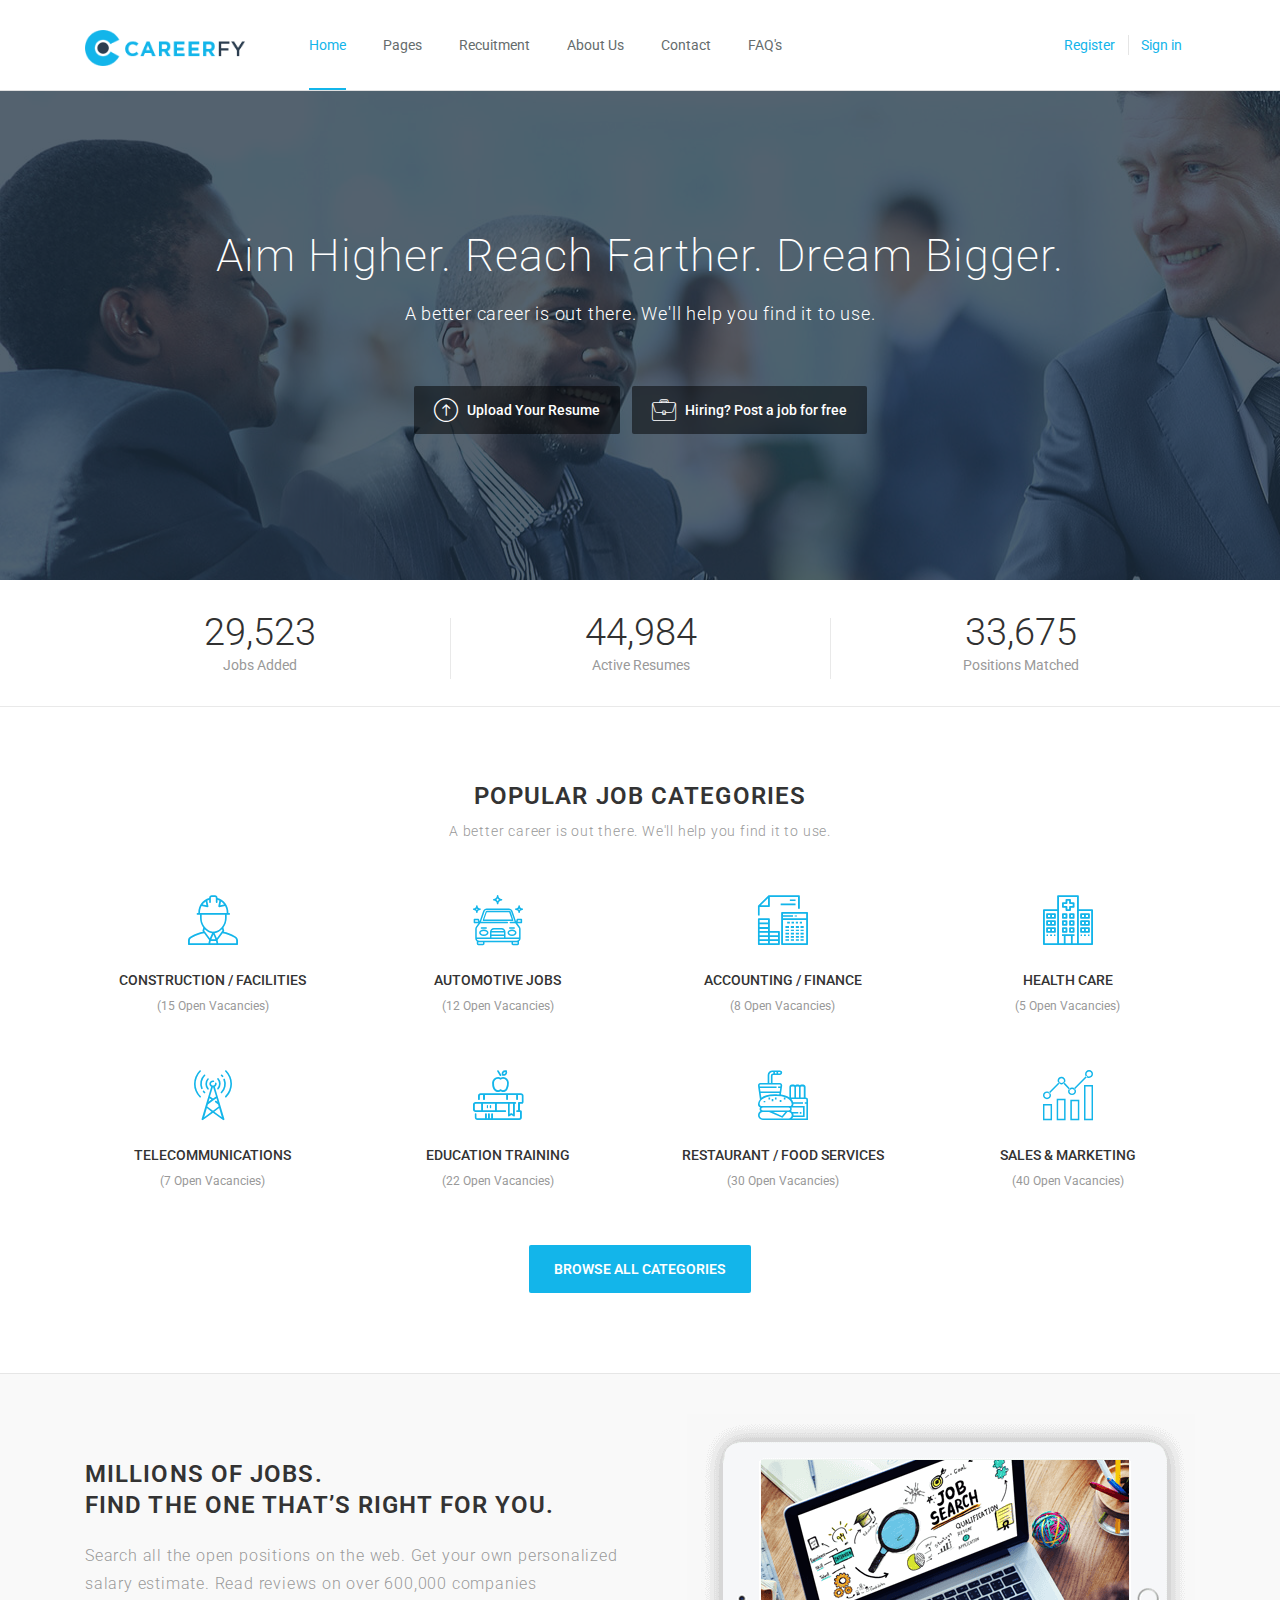
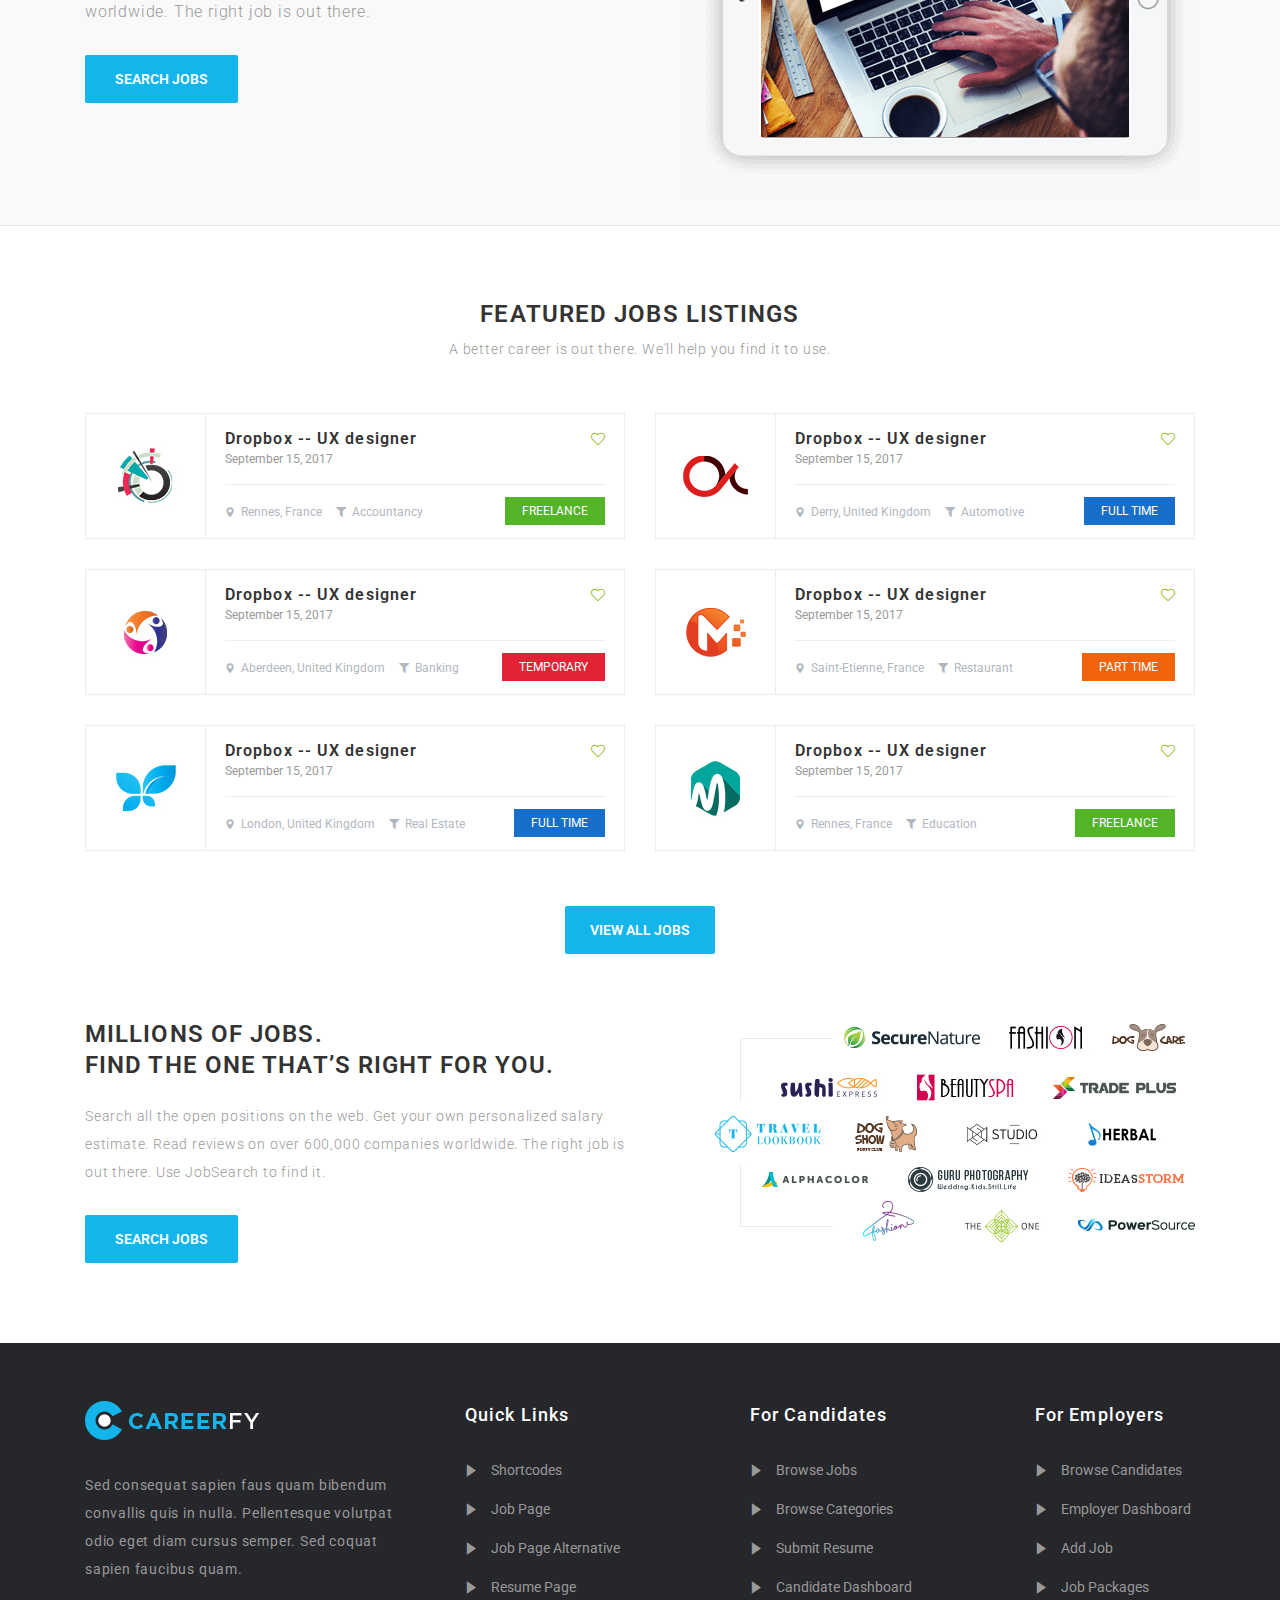
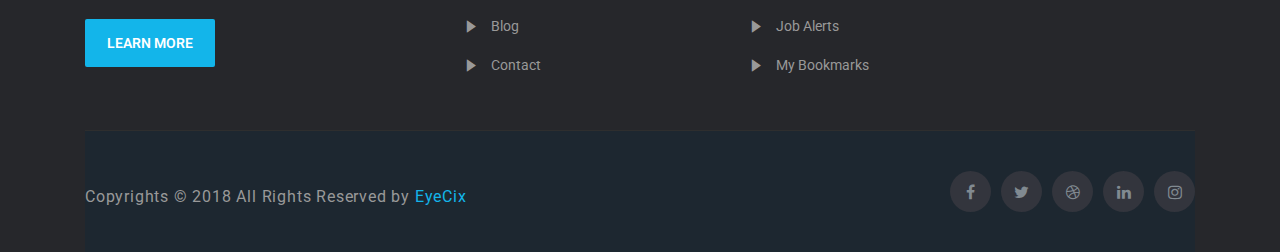
<file: index.html>
<!DOCTYPE html>
<html lang="en">

<head>
    <meta charset="utf-8">
    <meta http-equiv="X-UA-Compatible" content="IE=edge">
    <meta name="viewport" content="width=device-width, initial-scale=1">
    <title>Careerfy</title>

    <!-- Css -->
    <link href="css/bootstrap.css" rel="stylesheet">
    <link href="css/font-awesome.css" rel="stylesheet">
    <link href="css/flaticon.css" rel="stylesheet">
    <link href="css/slick-slider.css" rel="stylesheet">
    <link href="plugin-css/fancybox.css" rel="stylesheet">
    <link href="plugin-css/plugin.css" rel="stylesheet">
    <link href="css/color.css" rel="stylesheet">
    <link href="style.css" rel="stylesheet">
    <link href="css/responsive.css" rel="stylesheet">
    <link href="https://fonts.googleapis.com/css?family=Roboto:100,100i,300,300i,400,400i,500,500i,700,700i,900,900i&amp;subset=cyrillic-ext,vietnamese"
          rel="stylesheet">

    <!-- HTML5 shim and Respond.js for IE8 support of HTML5 elements and media queries -->
    <!-- WARNING: Respond.js doesn't work if you view the page via file:// -->
    <!--[if lt IE 9]>
    <script src="https://oss.maxcdn.com/html5shiv/3.7.3/html5shiv.min.js"></script>
    <script src="https://oss.maxcdn.com/respond/1.4.2/respond.min.js"></script>
    <![endif]-->
</head>

<body>

<!-- Wrapper -->
<div class="careerfy-wrapper">

    <!-- Header -->
    <header id="careerfy-header" class="careerfy-header-one">
        <div class="container">
            <div class="row">
                <aside class="col-md-2"><a href="index.html" class="careerfy-logo"><img src="images/logo.png"
                                                                                        alt=""></a></aside>
                <aside class="col-md-6">
                    <nav class="careerfy-navigation">
                        <div class="navbar-header">
                            <button type="button" class="navbar-toggle collapsed" data-toggle="collapse"
                                    data-target="#careerfy-navbar-collapse-1" aria-expanded="false">
                                <span class="icon-bar"></span>
                                <span class="icon-bar"></span>
                                <span class="icon-bar"></span>
                            </button>
                        </div>
                        <div class="collapse navbar-collapse" id="careerfy-navbar-collapse-1">
                            <ul class="navbar-nav">
                                <li class="active"><a href="index.html">Home</a>
                                </li>
                                <li><a href="#">Pages</a>
                                    <ul class="sub-menu">
                                        <li><a href="job-grid-with-filters.html">Job Grid W/filter</a></li>
                                        <li><a href="job-detail-four.html">Job Detail</a></li>
                                    </ul>
                                </li>
                                <li><a href="#">Recuitment</a>
                                    <ul class="sub-menu">
                                        <li><a href="candidate-dashboard-applied-jobs.html">Applied Jobs</a></li>
                                        <li><a href="candidate-dashboard-changed-password.html">Changed Password</a>
                                        </li>
                                        <li><a href="candidate-dashboard-cv-manager.html">CV Manager</a></li>
                                        <li><a href="candidate-dashboard-job-alert.html">Job Alert</a></li>
                                        <li><a href="candidate-dashboard-profile-seting.html">Profile Setting</a></li>
                                        <li><a href="candidate-dashboard-resume.html">Candidate Resume</a></li>
                                        <li><a href="candidate-dashboard-saved-jobs.html">Saved Jobs</a></li>
                                    </ul>
                                </li>
                                <li><a href="about-us.html">About Us</a></li>
                                <li><a href="contact-us.html">Contact</a></li>
                                <li><a href="faq.html">FAQ's</a></li>
                            </ul>
                        </div>
                    </nav>
                </aside>
                <aside class="col-md-4">
                    <div class="careerfy-right">
                        <ul class="careerfy-user-section">
                            <li><a class="careerfy-color careerfy-open-signin-tab" href="#">Register</a></li>
                            <li><a class="careerfy-color careerfy-open-signup-tab" href="#">Sign in</a></li>
                        </ul>
                    </div>
                </aside>
            </div>
        </div>
    </header>
    <!-- Header -->

    <!-- Banner -->
    <div class="careerfy-banner careerfy-typo-wrap">
        <span class="careerfy-banner-transparent"></span>
        <div class="careerfy-banner-caption">
            <div class="container">
                <h1>Aim Higher. Reach Farther. Dream Bigger.</h1>
                <p>A better career is out there. We'll help you find it to use.</p>
                <div class="careerfy-banner-btn">
                    <a href="#" class="careerfy-bgcolorhover"><i class="careerfy-icon careerfy-up-arrow"></i> Upload
                        Your Resume</a>
                    <a href="#" class="careerfy-bgcolorhover"><i class="careerfy-icon careerfy-portfolio"></i> Hiring?
                        Post a job for free</a>
                </div>
            </div>
        </div>
    </div>
    <!-- Banner -->

    <!-- Main Content -->
    <div class="careerfy-main-content">

        <!-- Main Section -->
        <div class="careerfy-main-section careerfy-counter-full">
            <div class="container">
                <div class="row">

                    <div class="col-md-12">
                        <!-- Counter -->
                        <div class="careerfy-counter">
                            <ul class="row">
                                <li class="col-md-4">
                                    <span class="word-counter">123,012</span>
                                    <small>Jobs Added</small>
                                </li>
                                <li class="col-md-4">
                                    <span class="word-counter">187,432</span>
                                    <small>Active Resumes</small>
                                </li>
                                <li class="col-md-4">
                                    <span class="word-counter">140,312</span>
                                    <small>Positions Matched</small>
                                </li>
                            </ul>
                        </div>
                        <!-- Counter -->
                    </div>

                </div>
            </div>
        </div>
        <!-- Main Section -->

        <!-- Main Section -->
        <div class="careerfy-main-section">
            <div class="container">
                <div class="row">

                    <div class="col-md-12 careerfy-typo-wrap">
                        <!-- Fancy Title -->
                        <section class="careerfy-fancy-title">
                            <h2>Popular Job Categories</h2>
                            <p>A better career is out there. We'll help you find it to use.</p>
                        </section>
                        <!-- Categories -->
                        <div class="categories-list">
                            <ul class="careerfy-row">
                                <li class="careerfy-column-3">
                                    <i class="careerfy-icon careerfy-engineer"></i>
                                    <a href="#">construction / facilities</a>
                                    <span>(15 Open Vacancies)</span>
                                </li>
                                <li class="careerfy-column-3">
                                    <i class="careerfy-icon careerfy-car"></i>
                                    <a href="#">automotive jobs</a>
                                    <span>(12 Open Vacancies)</span>
                                </li>
                                <li class="careerfy-column-3">
                                    <i class="careerfy-icon careerfy-accounting"></i>
                                    <a href="#">Accounting / Finance</a>
                                    <span>(8 Open Vacancies)</span>
                                </li>
                                <li class="careerfy-column-3">
                                    <i class="careerfy-icon careerfy-hospital"></i>
                                    <a href="#">Health Care</a>
                                    <span>(5 Open Vacancies)</span>
                                </li>
                                <li class="careerfy-column-3">
                                    <i class="careerfy-icon careerfy-antenna"></i>
                                    <a href="#">Telecommunications</a>
                                    <span>(7 Open Vacancies)</span>
                                </li>
                                <li class="careerfy-column-3">
                                    <i class="careerfy-icon careerfy-books"></i>
                                    <a href="#">education training</a>
                                    <span>(22 Open Vacancies)</span>
                                </li>
                                <li class="careerfy-column-3">
                                    <i class="careerfy-icon careerfy-fast-food"></i>
                                    <a href="#">Restaurant / food services</a>
                                    <span>(30 Open Vacancies)</span>
                                </li>
                                <li class="careerfy-column-3">
                                    <i class="careerfy-icon careerfy-business"></i>
                                    <a href="#">Sales & Marketing</a>
                                    <span>(40 Open Vacancies)</span>
                                </li>
                            </ul>
                        </div>
                        <div class="careerfy-plain-btn"><a href="#">Browse All Categories</a></div>
                        <!-- Categories -->
                    </div>

                </div>
            </div>
        </div>
        <!-- Main Section -->

        <!-- Main Section -->
        <div class="careerfy-main-section careerfy-parallex-full">
            <div class="container">
                <div class="row">

                    <aside class="col-md-6 careerfy-typo-wrap">
                        <div class="careerfy-parallex-text">
                            <h2>Millions of jobs. <br> Find the one that’s right for you.</h2>
                            <p>Search all the open positions on the web. Get your own personalized salary estimate. Read
                                reviews on over 600,000 companies worldwide. The right job is out there.</p>
                            <a href="#" class="careerfy-static-btn careerfy-bgcolor"><span>Search Jobs</span></a>
                        </div>
                    </aside>
                    <aside class="col-md-6 careerfy-typo-wrap">
                        <div class="careerfy-right"><img src="extra-images/parallex-thumb-1.png" alt=""></div>
                    </aside>

                </div>
            </div>
        </div>
        <!-- Main Section -->

        <!-- Main Section -->
        <div class="careerfy-main-section">
            <div class="container">
                <div class="row">

                    <div class="col-md-12 careerfy-typo-wrap">
                        <!-- Fancy Title -->
                        <section class="careerfy-fancy-title">
                            <h2>Featured Jobs Listings</h2>
                            <p>A better career is out there. We'll help you find it to use.</p>
                        </section>
                        <!-- Featured Jobs Listings -->
                        <div class="careerfy-job-listing careerfy-featured-listing">
                            <ul class="careerfy-row">
                                <li class="careerfy-column-6">
                                    <div class="careerfy-table-layer">
                                        <div class="careerfy-table-row">
                                            <figure><a href="#"><img src="extra-images/featured-listing-1.jpg"
                                                                     alt=""></a></figure>
                                            <div class="careerfy-featured-listing-text">
                                                <h2><a href="#">Dropbox -- UX designer</a></h2>
                                                <a href="#" class="careerfy-like-list"><i
                                                        class="careerfy-icon careerfy-heart"></i></a>
                                                <time datetime="2008-02-14 20:00">September 15, 2017</time>
                                                <div class="careerfy-featured-listing-options">
                                                    <ul>
                                                        <li><i class="careerfy-icon careerfy-maps-and-flags"></i> <a
                                                                href="#">Rennes,</a> <a href="#">France</a></li>
                                                        <li>
                                                            <i class="careerfy-icon careerfy-filter-tool-black-shape"></i>
                                                            <a href="#">Accountancy</a></li>
                                                    </ul>
                                                    <a href="#" class="careerfy-option-btn">Freelance</a>
                                                </div>
                                            </div>
                                        </div>
                                    </div>
                                </li>
                                <li class="careerfy-column-6">
                                    <div class="careerfy-table-layer">
                                        <div class="careerfy-table-row">
                                            <figure><a href="#"><img src="extra-images/featured-listing-2.jpg"
                                                                     alt=""></a></figure>
                                            <div class="careerfy-featured-listing-text">
                                                <h2><a href="#">Dropbox -- UX designer</a></h2>
                                                <a href="#" class="careerfy-like-list"><i
                                                        class="careerfy-icon careerfy-heart"></i></a>
                                                <time datetime="2008-02-14 20:00">September 15, 2017</time>
                                                <div class="careerfy-featured-listing-options">
                                                    <ul>
                                                        <li><i class="careerfy-icon careerfy-maps-and-flags"></i> <a
                                                                href="#">Derry,</a> <a href="#">United Kingdom</a></li>
                                                        <li>
                                                            <i class="careerfy-icon careerfy-filter-tool-black-shape"></i>
                                                            <a href="#">Automotive</a></li>
                                                    </ul>
                                                    <a href="#" class="careerfy-option-btn careerfy-blue">Full time</a>
                                                </div>
                                            </div>
                                        </div>
                                    </div>
                                </li>
                                <li class="careerfy-column-6">
                                    <div class="careerfy-table-layer">
                                        <div class="careerfy-table-row">
                                            <figure><a href="#"><img src="extra-images/featured-listing-3.jpg"
                                                                     alt=""></a></figure>
                                            <div class="careerfy-featured-listing-text">
                                                <h2><a href="#">Dropbox -- UX designer</a></h2>
                                                <a href="#" class="careerfy-like-list"><i
                                                        class="careerfy-icon careerfy-heart"></i></a>
                                                <time datetime="2008-02-14 20:00">September 15, 2017</time>
                                                <div class="careerfy-featured-listing-options">
                                                    <ul>
                                                        <li><i class="careerfy-icon careerfy-maps-and-flags"></i> <a
                                                                href="#">Aberdeen,</a> <a href="#">United Kingdom</a>
                                                        </li>
                                                        <li>
                                                            <i class="careerfy-icon careerfy-filter-tool-black-shape"></i>
                                                            <a href="#">Banking</a></li>
                                                    </ul>
                                                    <a href="#" class="careerfy-option-btn careerfy-red">Temporary</a>
                                                </div>
                                            </div>
                                        </div>
                                    </div>
                                </li>
                                <li class="careerfy-column-6">
                                    <div class="careerfy-table-layer">
                                        <div class="careerfy-table-row">
                                            <figure><a href="#"><img src="extra-images/featured-listing-4.jpg"
                                                                     alt=""></a></figure>
                                            <div class="careerfy-featured-listing-text">
                                                <h2><a href="#">Dropbox -- UX designer</a></h2>
                                                <a href="#" class="careerfy-like-list"><i
                                                        class="careerfy-icon careerfy-heart"></i></a>
                                                <time datetime="2008-02-14 20:00">September 15, 2017</time>
                                                <div class="careerfy-featured-listing-options">
                                                    <ul>
                                                        <li><i class="careerfy-icon careerfy-maps-and-flags"></i> <a
                                                                href="#">Saint-Etienne,</a> <a href="#">France</a></li>
                                                        <li>
                                                            <i class="careerfy-icon careerfy-filter-tool-black-shape"></i>
                                                            <a href="#">Restaurant</a></li>
                                                    </ul>
                                                    <a href="#" class="careerfy-option-btn careerfy-green">Part time</a>
                                                </div>
                                            </div>
                                        </div>
                                    </div>
                                </li>
                                <li class="careerfy-column-6">
                                    <div class="careerfy-table-layer">
                                        <div class="careerfy-table-row">
                                            <figure><a href="#"><img src="extra-images/featured-listing-5.jpg"
                                                                     alt=""></a></figure>
                                            <div class="careerfy-featured-listing-text">
                                                <h2><a href="#">Dropbox -- UX designer</a></h2>
                                                <a href="#" class="careerfy-like-list"><i
                                                        class="careerfy-icon careerfy-heart"></i></a>
                                                <time datetime="2008-02-14 20:00">September 15, 2017</time>
                                                <div class="careerfy-featured-listing-options">
                                                    <ul>
                                                        <li><i class="careerfy-icon careerfy-maps-and-flags"></i> <a
                                                                href="#">London,</a> <a href="#">United Kingdom</a></li>
                                                        <li>
                                                            <i class="careerfy-icon careerfy-filter-tool-black-shape"></i>
                                                            <a href="#">Real Estate</a></li>
                                                    </ul>
                                                    <a href="#" class="careerfy-option-btn careerfy-blue">Full time</a>
                                                </div>
                                            </div>
                                        </div>
                                    </div>
                                </li>
                                <li class="careerfy-column-6">
                                    <div class="careerfy-table-layer">
                                        <div class="careerfy-table-row">
                                            <figure><a href="#"><img src="extra-images/featured-listing-6.jpg"
                                                                     alt=""></a></figure>
                                            <div class="careerfy-featured-listing-text">
                                                <h2><a href="#">Dropbox -- UX designer</a></h2>
                                                <a href="#" class="careerfy-like-list"><i
                                                        class="careerfy-icon careerfy-heart"></i></a>
                                                <time datetime="2008-02-14 20:00">September 15, 2017</time>
                                                <div class="careerfy-featured-listing-options">
                                                    <ul>
                                                        <li><i class="careerfy-icon careerfy-maps-and-flags"></i> <a
                                                                href="#">Rennes,</a> <a href="#">France</a></li>
                                                        <li>
                                                            <i class="careerfy-icon careerfy-filter-tool-black-shape"></i>
                                                            <a href="#">Education</a></li>
                                                    </ul>
                                                    <a href="#" class="careerfy-option-btn">Freelance</a>
                                                </div>
                                            </div>
                                        </div>
                                    </div>
                                </li>
                            </ul>
                        </div>
                        <!-- Featured Jobs Listings -->
                        <div class="careerfy-plain-btn"><a href="#">View All Jobs</a></div>
                    </div>

                </div>
            </div>
        </div>

        <!-- Main Section -->
        <div class="careerfy-main-section careerfy-parallex-text-full">
            <div class="container">
                <div class="row">

                    <aside class="col-md-6 careerfy-typo-wrap">
                        <div class="careerfy-parallex-text careerfy-logo-text">
                            <h2>Millions of jobs. <br> Find the one that’s right for you.</h2>
                            <p>Search all the open positions on the web. Get your own personalized salary estimate. Read
                                reviews on over 600,000 companies worldwide. The right job is out there. Use JobSearch
                                to find it.</p>
                            <a href="#" class="careerfy-static-btn careerfy-bgcolor"><span>Search Jobs</span></a>
                        </div>
                    </aside>
                    <aside class="col-md-6 careerfy-typo-wrap">
                        <div class="careerfy-logo-thumb"><img src="extra-images/multiple-logos.jpg" alt=""></div>
                    </aside>

                </div>
            </div>
        </div>
        <!-- Main Section -->

    </div>
    <!-- Main Content -->

    <!-- Footer -->
    <footer id="careerfy-footer" class="careerfy-footer-one">
        <div class="container">
            <!-- Footer Widget -->
            <div class="careerfy-footer-widget">
                <div class="row">
                    <aside class="widget col-md-4 widget_contact_info">
                        <div class="widget_contact_wrap">
                            <a class="careerfy-footer-logo" href="index.html"><img src="images/footer-logo.png" alt=""></a>
                            <p>Sed consequat sapien faus quam bibendum convallis quis in nulla. Pellentesque volutpat
                                odio eget diam cursus semper. Sed coquat sapien faucibus quam.</p>
                            <a href="#" class="careerfy-classic-btn careerfy-bgcolor">Learn more</a>
                        </div>
                    </aside>
                    <aside class="widget col-md-3 widget_nav_manu">
                        <div class="footer-widget-title"><h2>Quick Links</h2></div>
                        <ul>
                            <li><a href="#">Shortcodes</a></li>
                            <li><a href="#">Job Page</a></li>
                            <li><a href="#">Job Page Alternative</a></li>
                            <li><a href="#">Resume Page</a></li>
                            <li><a href="#">Blog</a></li>
                            <li><a href="#">Contact</a></li>
                        </ul>
                    </aside>
                    <aside class="widget col-md-3 widget_nav_manu">
                        <div class="footer-widget-title"><h2>For Candidates</h2></div>
                        <ul>
                            <li><a href="#">Browse Jobs</a></li>
                            <li><a href="#">Browse Categories</a></li>
                            <li><a href="#">Submit Resume</a></li>
                            <li><a href="#">Candidate Dashboard</a></li>
                            <li><a href="#">Job Alerts</a></li>
                            <li><a href="#">My Bookmarks</a></li>
                        </ul>
                    </aside>
                    <aside class="widget col-md-2 widget_nav_manu">
                        <div class="footer-widget-title"><h2>For Employers</h2></div>
                        <ul>
                            <li><a href="#">Browse Candidates</a></li>
                            <li><a href="#">Employer Dashboard</a></li>
                            <li><a href="#">Add Job</a></li>
                            <li><a href="#">Job Packages</a></li>
                        </ul>
                    </aside>
                </div>
            </div>
            <!-- Footer Widget -->
            <!-- CopyRight -->
            <div class="careerfy-copyright">
                <p>Copyrights © 2018 All Rights Reserved by <a href="#" class="careerfy-color">EyeCix</a></p>
                <ul class="careerfy-social-network">
                    <li><a href="#" class="careerfy-bgcolorhover fa fa-facebook"></a></li>
                    <li><a href="#" class="careerfy-bgcolorhover fa fa-twitter"></a></li>
                    <li><a href="#" class="careerfy-bgcolorhover fa fa-dribbble"></a></li>
                    <li><a href="#" class="careerfy-bgcolorhover fa fa-linkedin"></a></li>
                    <li><a href="#" class="careerfy-bgcolorhover fa fa-instagram"></a></li>
                </ul>
            </div>
            <!-- CopyRight -->
        </div>
    </footer>
    <!-- Footer -->

</div>
<!-- Wrapper -->

<!-- ModalLogin Box -->
<div class="careerfy-modal fade careerfy-typo-wrap" id="JobSearchModalSignup">
    <div class="modal-inner-area">&nbsp;</div>
    <div class="modal-content-area">
        <div class="modal-box-area">

            <div class="careerfy-modal-title-box">
                <h2>Login to your account</h2>
                <span class="modal-close"><i class="fa fa-times"></i></span>
            </div>
            <form>
                <div class="careerfy-box-title">
                    <span>Choose your Account Type</span>
                </div>
                <div class="careerfy-user-options">
                    <ul>
                        <li class="active">
                            <a href="#">
                                <i class="careerfy-icon careerfy-user"></i>
                                <span>Candidate</span>
                                <small>I want to discover awesome companies.</small>
                            </a>
                        </li>
                        <li>
                            <a href="#">
                                <i class="careerfy-icon careerfy-building"></i>
                                <span>Employer</span>
                                <small>I want to attract the best talent.</small>
                            </a>
                        </li>
                    </ul>
                </div>
                <div class="careerfy-user-form">
                    <ul>
                        <li>
                            <label>Email Address:</label>
                            <input value="Enter Your Email Address"
                                   onblur="if(this.value == '') { this.value ='Enter Your Email Address'; }"
                                   onfocus="if(this.value =='Enter Your Email Address') { this.value = ''; }"
                                   type="text">
                            <i class="careerfy-icon careerfy-mail"></i>
                        </li>
                        <li>
                            <label>Password:</label>
                            <input value="Enter Password"
                                   onblur="if(this.value == '') { this.value ='Enter Password'; }"
                                   onfocus="if(this.value =='Enter Password') { this.value = ''; }" type="text">
                            <i class="careerfy-icon careerfy-multimedia"></i>
                        </li>
                        <li>
                            <input type="submit" value="Sign In">
                        </li>
                    </ul>
                    <div class="clearfix"></div>
                    <div class="careerfy-user-form-info">
                        <p>Forgot Password? | <a href="#">Sign Up</a></p>
                        <div class="careerfy-checkbox">
                            <input type="checkbox" id="r10" name="rr"/>
                            <label for="r10"><span></span> Remember Password</label>
                        </div>
                    </div>
                </div>
                <div class="careerfy-box-title careerfy-box-title-sub">
                    <span>Or Sign In With</span>
                </div>
                <div class="clearfix"></div>
                <ul class="careerfy-login-media">
                    <li><a href="#"><i class="fa fa-facebook"></i> Sign In with Facebook</a></li>
                    <li><a href="#" data-original-title="google"><i class="fa fa-google"></i> Sign In with Google</a>
                    </li>
                    <li><a href="#" data-original-title="twitter"><i class="fa fa-twitter"></i> Sign In with Twitter</a>
                    </li>
                    <li><a href="#" data-original-title="linkedin"><i class="fa fa-linkedin"></i> Sign In with LinkedIn</a>
                    </li>
                </ul>
            </form>

        </div>
    </div>
</div>
<!-- Modal Signup Box -->
<div class="careerfy-modal fade careerfy-typo-wrap" id="JobSearchModalLogin">
    <div class="modal-inner-area">&nbsp;</div>
    <div class="modal-content-area">
        <div class="modal-box-area">

            <div class="careerfy-modal-title-box">
                <h2>Signup to your account</h2>
                <span class="modal-close"><i class="fa fa-times"></i></span>
            </div>
            <form>
                <div class="careerfy-box-title">
                    <span>Choose your Account Type</span>
                </div>
                <div class="careerfy-user-options">
                    <ul>
                        <li class="active">
                            <a href="#">
                                <i class="careerfy-icon careerfy-user"></i>
                                <span>Candidate</span>
                                <small>I want to discover awesome companies.</small>
                            </a>
                        </li>
                        <li>
                            <a href="#">
                                <i class="careerfy-icon careerfy-building"></i>
                                <span>Employer</span>
                                <small>I want to attract the best talent.</small>
                            </a>
                        </li>
                    </ul>
                </div>
                <div class="careerfy-user-form careerfy-user-form-coltwo">
                    <ul>
                        <li>
                            <label>First Name:</label>
                            <input value="Enter Your Name"
                                   onblur="if(this.value == '') { this.value ='Enter Your Name'; }"
                                   onfocus="if(this.value =='Enter Your Name') { this.value = ''; }" type="text">
                            <i class="careerfy-icon careerfy-user"></i>
                        </li>
                        <li>
                            <label>Last Name:</label>
                            <input value="Enter Your Name"
                                   onblur="if(this.value == '') { this.value ='Enter Your Name'; }"
                                   onfocus="if(this.value =='Enter Your Name') { this.value = ''; }" type="text">
                            <i class="careerfy-icon careerfy-user"></i>
                        </li>
                        <li>
                            <label>Email Address:</label>
                            <input value="Enter Your Email Address"
                                   onblur="if(this.value == '') { this.value ='Enter Your Email Address'; }"
                                   onfocus="if(this.value =='Enter Your Email Address') { this.value = ''; }"
                                   type="text">
                            <i class="careerfy-icon careerfy-mail"></i>
                        </li>
                        <li>
                            <label>Phone Number:</label>
                            <input value="Enter Your Phone Number"
                                   onblur="if(this.value == '') { this.value ='Enter Your Phone Number'; }"
                                   onfocus="if(this.value =='Enter Your Phone Number') { this.value = ''; }"
                                   type="text">
                            <i class="careerfy-icon careerfy-technology"></i>
                        </li>
                        <li class="careerfy-user-form-coltwo-full">
                            <label>Categories:</label>
                            <div class="careerfy-profile-select">
                                <select>
                                    <option>Sales & Marketing</option>
                                    <option>Sales & Marketing</option>
                                </select>
                            </div>
                        </li>
                        <li class="careerfy-user-form-coltwo-full">
                            <img src="extra-images/login-robot.png" alt="">
                        </li>
                        <li class="careerfy-user-form-coltwo-full">
                            <input type="submit" value="Sign Up">
                        </li>
                    </ul>
                </div>
                <div class="careerfy-box-title careerfy-box-title-sub">
                    <span>Or Sign Up With</span>
                </div>
                <div class="clearfix"></div>
                <ul class="careerfy-login-media">
                    <li><a href="#"><i class="fa fa-facebook"></i> Sign In with Facebook</a></li>
                    <li><a href="#" data-original-title="google"><i class="fa fa-google"></i> Sign In with Google</a>
                    </li>
                    <li><a href="#" data-original-title="twitter"><i class="fa fa-twitter"></i> Sign In with Twitter</a>
                    </li>
                    <li><a href="#" data-original-title="linkedin"><i class="fa fa-linkedin"></i> Sign In with LinkedIn</a>
                    </li>
                </ul>
            </form>

        </div>
    </div>
</div>


<!-- jQuery (necessary for Bootstrap's JavaScript plugins) -->
<script src="script/jquery.js"></script>
<script src="script/bootstrap.js"></script>
<script src="script/slick-slider.js"></script>
<script src="plugin-script/counter.js"></script>
<script src="plugin-script/progressbar.js"></script>
<script src="plugin-script/fancybox.pack.js"></script>
<script src="plugin-script/isotope.min.js"></script>
<script src="plugin-script/functions.js"></script>
<script src="script/functions.js"></script>

</body>

</html>
</file>
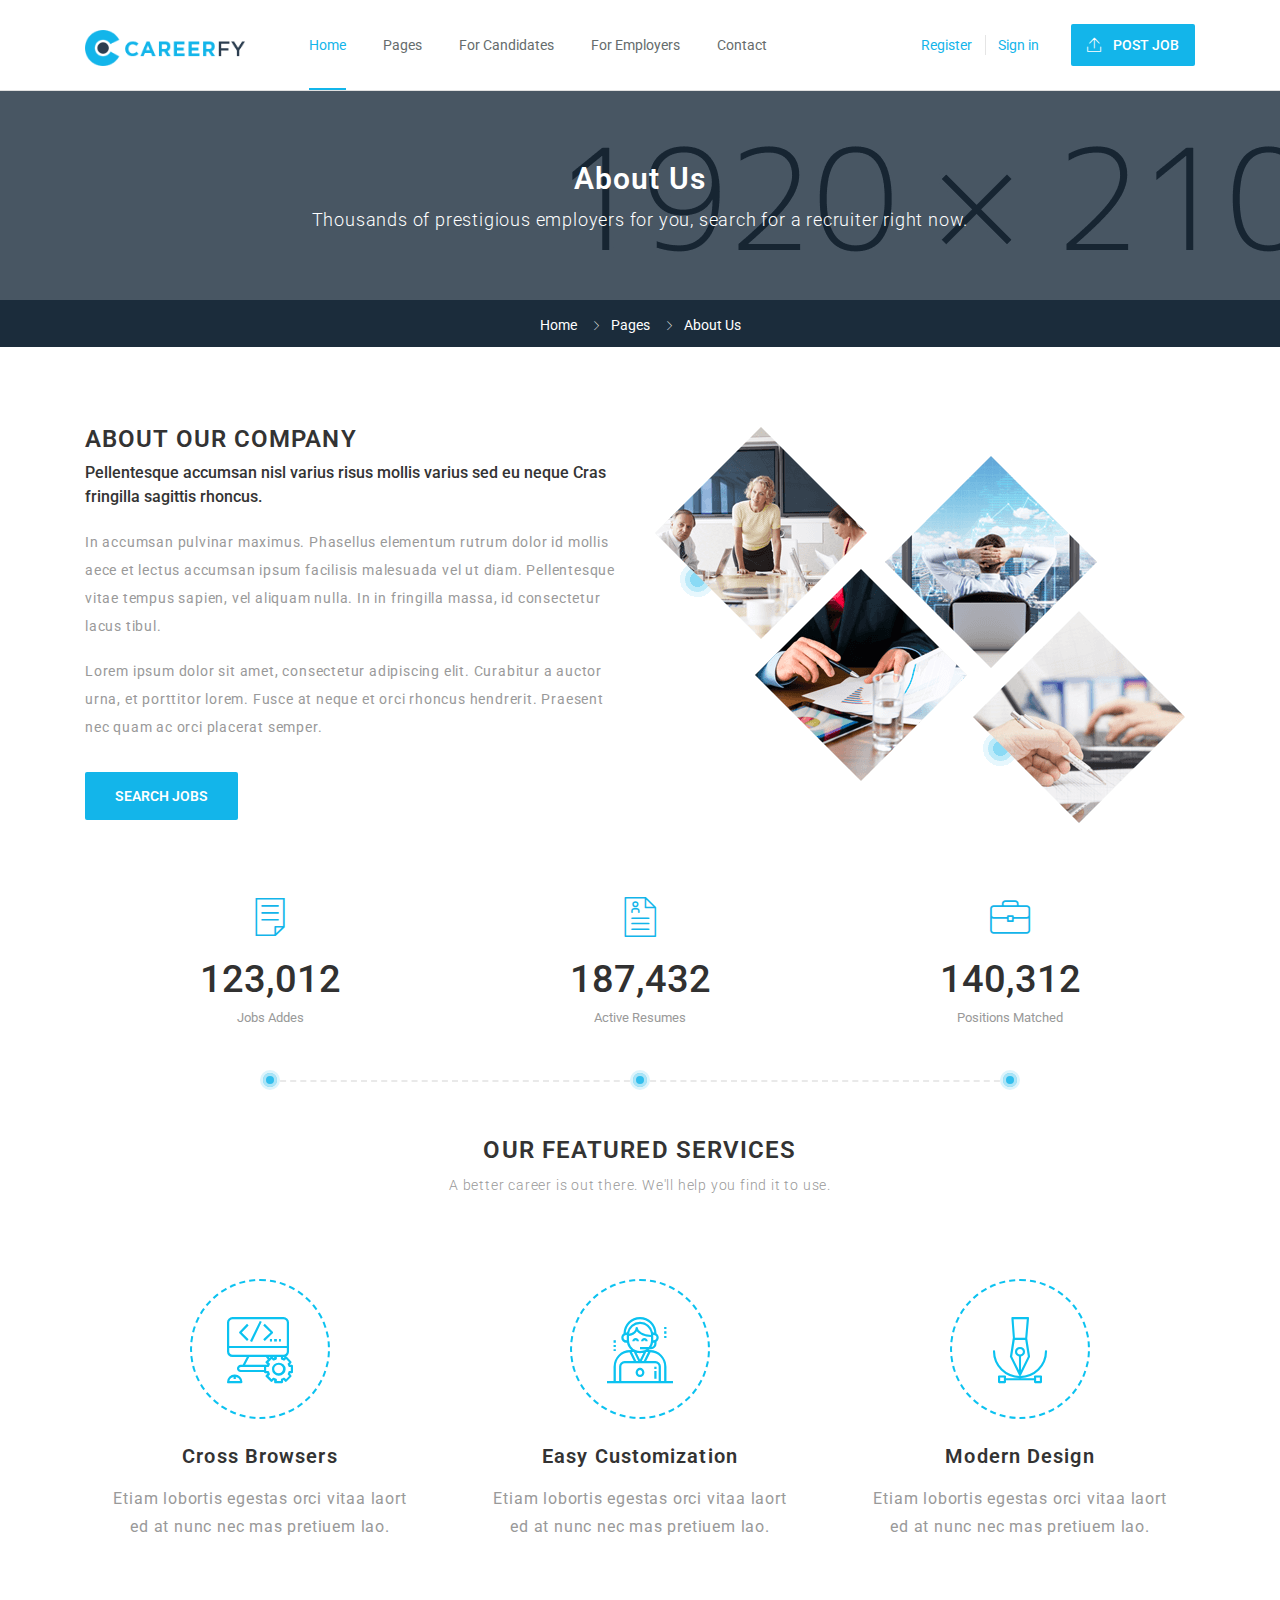
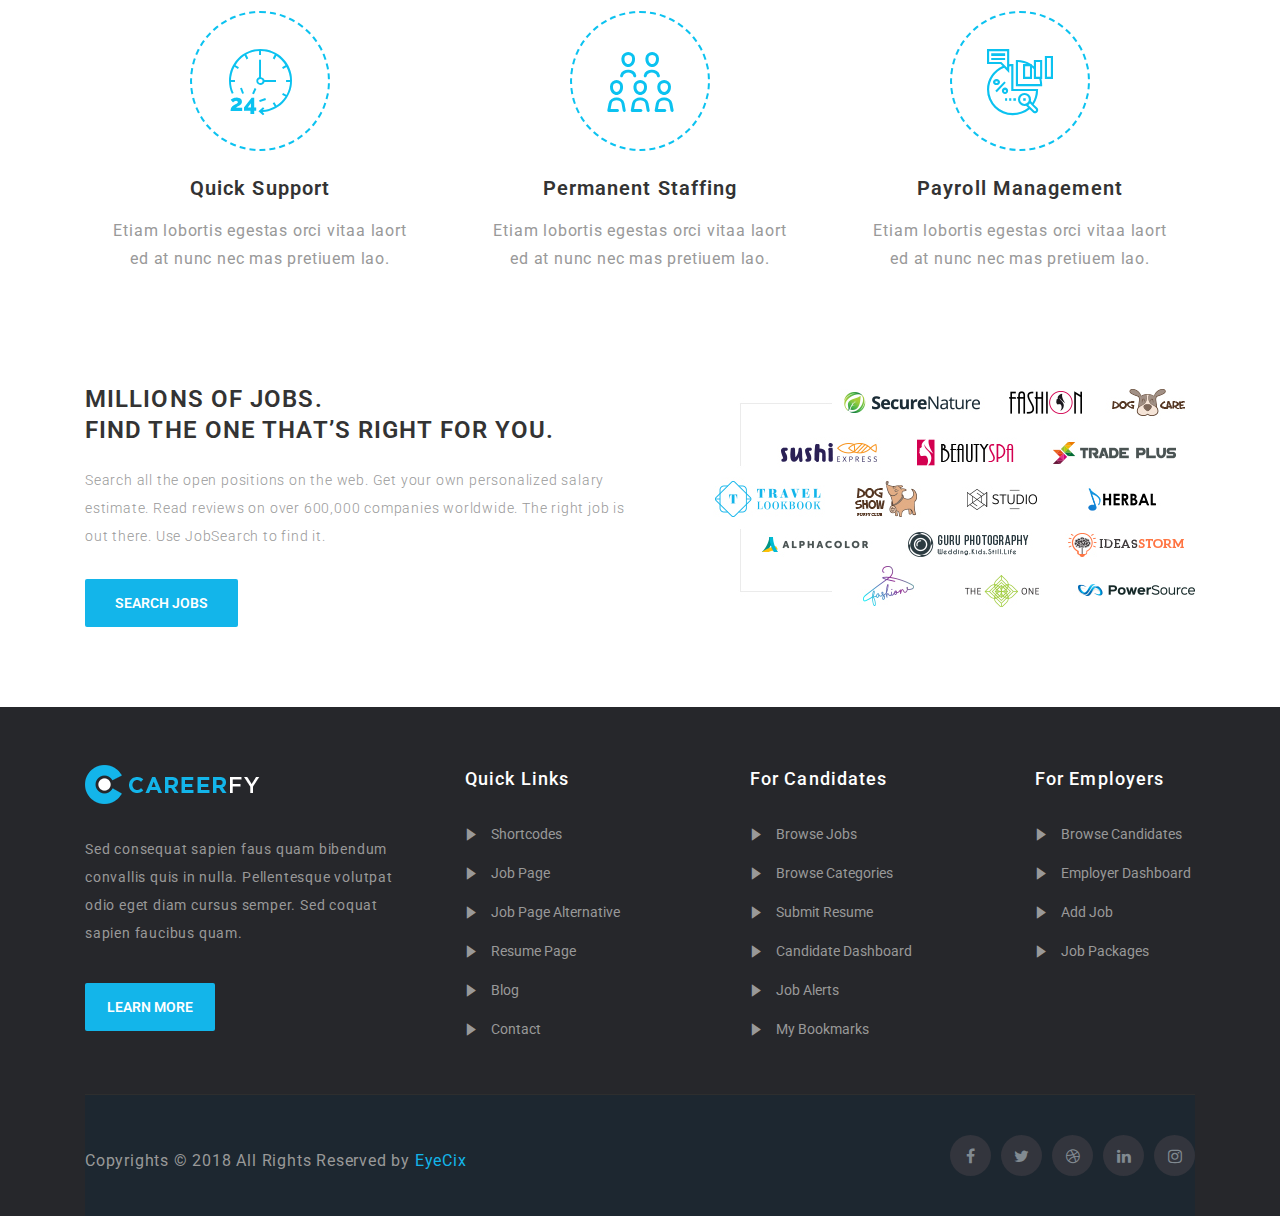
<file: about-us.html>
<!DOCTYPE html>
<html lang="en">

<head>
    <meta charset="utf-8">
    <meta http-equiv="X-UA-Compatible" content="IE=edge">
    <meta name="viewport" content="width=device-width, initial-scale=1">
    <title>About Us</title>
    
    <!-- Css -->
    <link href="css/bootstrap.css" rel="stylesheet">
    <link href="css/font-awesome.css" rel="stylesheet">
    <link href="css/flaticon.css" rel="stylesheet">
    <link href="css/slick-slider.css" rel="stylesheet">
    <link href="plugin-css/fancybox.css" rel="stylesheet">
    <link href="plugin-css/plugin.css" rel="stylesheet">
    <link href="css/color.css" rel="stylesheet">
    <link href="style.css" rel="stylesheet">
    <link href="css/responsive.css" rel="stylesheet">
    <link href="https://fonts.googleapis.com/css?family=Roboto:100,100i,300,300i,400,400i,500,500i,700,700i,900,900i&amp;subset=cyrillic-ext,vietnamese" rel="stylesheet">
    
    <!-- HTML5 shim and Respond.js for IE8 support of HTML5 elements and media queries -->
    <!-- WARNING: Respond.js doesn't work if you view the page via file:// -->
    <!--[if lt IE 9]>
      <script src="https://oss.maxcdn.com/html5shiv/3.7.3/html5shiv.min.js"></script>
      <script src="https://oss.maxcdn.com/respond/1.4.2/respond.min.js"></script>
    <![endif]-->
</head>

<body>
    
    <!-- Wrapper -->
    <div class="careerfy-wrapper">

        <!-- Header -->
        <header id="careerfy-header" class="careerfy-header-one">
            <div class="container">
                <div class="row">
                    <aside class="col-md-2"> <a href="index.html" class="careerfy-logo"><img src="images/logo.png" alt=""></a> </aside>
                    <aside class="col-md-6">
                        <nav class="careerfy-navigation">
                            <div class="navbar-header">
                                <button type="button" class="navbar-toggle collapsed" data-toggle="collapse" data-target="#careerfy-navbar-collapse-1" aria-expanded="false">
                                    <span class="icon-bar"></span>
                                    <span class="icon-bar"></span>
                                    <span class="icon-bar"></span>
                                </button>
                            </div>
                            <div class="collapse navbar-collapse" id="careerfy-navbar-collapse-1">
                                <ul class="navbar-nav">
                                    <li class="active"><a href="index.html">Home</a>
                                        <ul class="sub-menu">
                                            <li><a href="https://eyecix.com/html/careerfy/">Demo Careerfy</a></li>
                                            <li><a href="https://eyecix.com/html/careerfy-demos/hireright-demo/">Demo Hireright</a></li>
                                            <li><a href="https://eyecix.com/html/careerfy-demos/jobshub-demo/">Demo Jobshub</a></li>
                                            <li><a href="https://eyecix.com/html/careerfy-demos/belovedjobs/">Demo BelovedJobs</a></li>
                                            <li><a href="index-five.html">Demo JobsOnline</a></li>
                                            <li><a href="index-six.html">Demo JobSearch</a></li>
                                            <li><a href="index-seven.html">Demo JobFinder</a></li>
                                        </ul>
                                    </li>
                                    <li><a href="#">Pages</a>
                                        <ul class="sub-menu">
                                            <li><a href="about-us.html">About Us</a></li>
                                            <li><a href="cv-packages.html">CV Packages</a></li>
                                            <li><a href="faq.html">Faq's</a></li>
                                            <li><a href="job-grid-full.html">Job Grid</a></li>
                                            <li><a href="job-grid-with-filters.html">Job Grid W/filter</a></li>
                                            <li><a href="job-listings.html">Job Listings</a></li>
                                            <li><a href="job-detail.html">Job Detail</a>
                                                <ul class="sub-menu">
                                                    <li><a href="job-detail.html">Job Detail I</a></li>
                                                    <li><a href="job-detail-two.html">Job Detail II</a></li>
                                                    <li><a href="job-detail-three.html">Job Detail III</a></li>
                                                    <li><a href="job-detail-four.html">Job Detail IV</a></li>
                                                </ul>
                                            </li>
                                            <li><a href="job-packages.html">Job Packages</a></li>
                                        </ul>
                                    </li>
                                    <li><a href="#">For Candidates</a>
                                        <ul class="sub-menu">
                                            <li><a href="candidate-dashboard-applied-jobs.html">Applied Jobs</a></li>
                                            <li><a href="candidate-dashboard-changed-password.html">Changed Password</a></li>
                                            <li><a href="candidate-dashboard-cv-manager.html">CV Manager</a></li>
                                            <li><a href="candidate-dashboard-job-alert.html">Job Alert</a></li>
                                            <li><a href="candidate-dashboard-profile-seting.html">Profile Setting</a></li>
                                            <li><a href="candidate-dashboard-resume.html">Candidate Resume</a></li>
                                            <li><a href="candidate-dashboard-saved-jobs.html">Saved Jobs</a></li>
                                            <li><a href="candidate-listings.html">Candidate Listings</a></li>
                                            <li><a href="candidate-grid.html">Candidate Grid</a></li>
                                            <li><a href="candidate-detail.html">Candidate Detail</a>
                                                <ul class="sub-menu">
                                                    <li><a href="candidate-detail.html">Candidate Detail I</a></li>
                                                    <li><a href="candidate-detail-two.html">Candidate Detail II</a></li>
                                                    <li><a href="candidate-detail-three.html">Candidate Detail III</a></li>
                                                    <li><a href="candidate-detail-four.html">Candidate Detail IV</a></li>
                                                </ul>
                                            </li>
                                        </ul>
                                    </li>
                                    <li><a href="#">For Employers</a>
                                        <ul class="sub-menu">
                                            <li><a href="employer-list.html">Employer List</a></li>
                                            <li><a href="employer-grid.html">Employer Grid</a></li>
                                            <li><a href="employer-detail.html">Employer Detail</a>
                                                <ul class="sub-menu">
                                                    <li><a href="employer-detail.html">Employer Detail I</a></li>
                                                    <li><a href="employer-detail-two.html">Employer Detail II</a></li>
                                                    <li><a href="employer-detail-three.html">Employer Detail III</a></li>
                                                    <li><a href="employer-detail-four.html">Employer Detail IV</a></li>
                                                </ul>
                                            </li>
                                            <li><a href="employer-dashboard-transactions.html">Transactions</a></li>
                                            <li><a href="employer-dashboard-resumes.html">Employer Resumes</a></li>
                                            <li><a href="employer-dashboard-profile-seting.html">Profile Setting</a></li>
                                            <li><a href="employer-dashboard-pkgpayment.html">Package Payment</a></li>
                                            <li><a href="employer-dashboard-packages.html">Packages</a></li>
                                            <li><a href="employer-dashboard-newjob.html">Employer New Job</a></li>
                                            <li><a href="employer-dashboard-manage-jobs.html">Menage Jobs</a></li>
                                            <li><a href="employer-dashboard-confitmation.html">Employer Confitmation</a></li>
                                        </ul>
                                    </li>
                                    <li><a href="contact-us.html">Contact</a></li>
                                </ul>
                            </div>
                      </nav>
                    </aside>
                    <aside class="col-md-4">
                        <div class="careerfy-right">
                            <ul class="careerfy-user-section">
                                <li><a class="careerfy-color careerfy-open-signin-tab" href="#">Register</a></li>
                                <li><a class="careerfy-color careerfy-open-signup-tab" href="#">Sign in</a></li>
                            </ul>
                            <a href="#" class="careerfy-simple-btn careerfy-bgcolor"><span> <i class="careerfy-icon careerfy-arrows-2"></i> Post Job</span></a>
                        </div>
                    </aside>
                </div>
            </div>
        </header>
        <!-- Header -->
        
        <!-- SubHeader -->
        <div class="careerfy-subheader careerfy-subheader-with-bg">
            <span class="careerfy-banner-transparent"></span>
            <div class="container">
                <div class="row">
                    <div class="col-md-12">
                        <div class="careerfy-page-title">
                            <h1>About Us</h1>
                            <p>Thousands of prestigious employers for you, search for a recruiter right now.</p>
                        </div>
                    </div>
                </div>
            </div>
            <div class="clearfix"></div>
            <div class="careerfy-breadcrumb">
                <ul>
                    <li><a href="#">Home</a></li>
                    <li><a href="#">Pages</a></li>
                    <li>About Us</li>
                </ul>
            </div>
        </div>
        <!-- SubHeader -->

        <!-- Main Content -->
        <div class="careerfy-main-content">
            
            <!-- Main Section -->
            <div class="careerfy-main-section careerfy-about-text-full">
                <div class="container">
                    <div class="row">

                        <div class="col-md-6 careerfy-typo-wrap">
                            <div class="careerfy-about-text">
                                <h2>About Our Company</h2>
                                <span class="careerfy-about-sub">Pellentesque accumsan nisl varius risus mollis varius sed eu neque Cras fringilla sagittis rhoncus.</span>
                                <p>In accumsan pulvinar maximus. Phasellus elementum rutrum dolor id mollis aece et lectus accumsan ipsum facilisis malesuada vel ut diam. Pellentesque vitae tempus sapien, vel aliquam nulla. In in fringilla massa, id consectetur lacus tibul.</p>
                                <p>Lorem ipsum dolor sit amet, consectetur adipiscing elit. Curabitur a auctor urna, et porttitor lorem. Fusce at neque et orci rhoncus hendrerit. Praesent nec quam ac orci placerat semper.</p>
                                <a href="#" class="careerfy-static-btn careerfy-bgcolor"><span>Search Jobs</span></a>
                            </div>
                        </div>
                        <div class="col-md-6 careerfy-typo-wrap"><div class="careerfy-about-thumb"><img src="extra-images/about-us-thumb.png" alt=""></div></div>
                        <div class="col-md-12 careerfy-typo-wrap">
                            <div class="careerfy-modren-counter">
                                <ul class="row">
                                    <li class="col-md-4">
                                        <i class="careerfy-icon careerfy-paper careerfy-color"></i>
                                        <span class="word-counter">123,012</span>
                                        <small>Jobs Addes</small>
                                    </li>
                                    <li class="col-md-4">
                                        <i class="careerfy-icon careerfy-resume-document careerfy-color"></i>
                                        <span class="word-counter">187,432</span>
                                        <small>Active Resumes</small>
                                    </li>
                                    <li class="col-md-4">
                                        <i class="careerfy-icon careerfy-briefcase careerfy-color"></i>
                                        <span class="word-counter">140,312</span>
                                        <small>Positions Matched</small>
                                    </li>
                                </ul>
                            </div>
                        </div>

                    </div>
                </div>
            </div>
            <!-- Main Section -->

            <!-- Main Section -->
            <div class="careerfy-main-section careerfy-classic-services-full">
                <div class="container">
                    <div class="row">
                        
                        <div class="careerfy-typo-wrap">
                            <section class="careerfy-fancy-title">
                                <h2>Our Featured Services</h2>
                                <p>A better career is out there. We'll help you find it to use.</p>
                            </section>
                            <div class="careerfy-classic-services">
                                <ul class="row">
                                    <li class="col-md-4">
                                        <i class="careerfy-icon careerfy-coding"></i>
                                        <h2>Cross Browsers</h2>
                                        <p>Etiam lobortis egestas orci vitaa laort ed at nunc nec mas pretiuem lao.</p>
                                    </li>
                                    <li class="col-md-4">
                                        <i class="careerfy-icon careerfy-support"></i>
                                        <h2>Easy Customization</h2>
                                        <p>Etiam lobortis egestas orci vitaa laort ed at nunc nec mas pretiuem lao.</p>
                                    </li>
                                    <li class="col-md-4">
                                        <i class="careerfy-icon careerfy-pen"></i>
                                        <h2>Modern Design</h2>
                                        <p>Etiam lobortis egestas orci vitaa laort ed at nunc nec mas pretiuem lao.</p>
                                    </li>
                                    <li class="col-md-4">
                                        <i class="careerfy-icon careerfy-24-hours"></i>
                                        <h2>Quick Support</h2>
                                        <p>Etiam lobortis egestas orci vitaa laort ed at nunc nec mas pretiuem lao.</p>
                                    </li>
                                    <li class="col-md-4">
                                        <i class="careerfy-icon careerfy-company-workers"></i>
                                        <h2>Permanent Staffing</h2>
                                        <p>Etiam lobortis egestas orci vitaa laort ed at nunc nec mas pretiuem lao.</p>
                                    </li>
                                    <li class="col-md-4">
                                        <i class="careerfy-icon careerfy-graphic"></i>
                                        <h2>Payroll Management</h2>
                                        <p>Etiam lobortis egestas orci vitaa laort ed at nunc nec mas pretiuem lao.</p>
                                    </li>
                                </ul>
                            </div>
                        </div>
                        
                    </div>
                </div>
            </div>
            <!-- Main Section -->

            <!-- Main Section -->
            <div class="careerfy-main-section careerfy-parallex-text-full">
                <div class="container">
                    <div class="row">

                        <aside class="col-md-6 careerfy-typo-wrap">
                            <div class="careerfy-parallex-text careerfy-logo-text">
                                <h2>Millions of jobs. <br> Find the one that’s right for you.</h2>
                                <p>Search all the open positions on the web. Get your own personalized salary estimate. Read reviews on over 600,000 companies worldwide. The right job is out there. Use JobSearch to find it.</p>
                                <a href="#" class="careerfy-static-btn careerfy-bgcolor"><span>Search Jobs</span></a>
                            </div>
                        </aside>
                        <aside class="col-md-6 careerfy-typo-wrap"> <div class="careerfy-logo-thumb"><img src="extra-images/multiple-logos.jpg" alt=""></div> </aside>

                    </div>
                </div>
            </div>
            <!-- Main Section -->

        </div>
        <!-- Main Content -->
        
        <!-- Footer -->
        <footer id="careerfy-footer" class="careerfy-footer-one">
            <div class="container">
                <!-- Footer Widget -->
                <div class="careerfy-footer-widget">
                    <div class="row">
                        <aside class="widget col-md-4 widget_contact_info">
                            <div class="widget_contact_wrap">
                                <a class="careerfy-footer-logo" href="index.html"><img src="images/footer-logo.png" alt=""></a>
                                <p>Sed consequat sapien faus quam bibendum convallis quis in nulla. Pellentesque volutpat odio eget diam cursus semper. Sed coquat sapien faucibus quam.</p>
                                <a href="#" class="careerfy-classic-btn careerfy-bgcolor">Learn more</a>
                            </div>
                        </aside>
                        <aside class="widget col-md-3 widget_nav_manu">
                            <div class="footer-widget-title"><h2>Quick Links</h2></div>
                            <ul>
                                <li><a href="#">Shortcodes</a></li>
                                <li><a href="#">Job Page</a></li>
                                <li><a href="#">Job Page Alternative</a></li>
                                <li><a href="#">Resume Page</a></li>
                                <li><a href="#">Blog</a></li>
                                <li><a href="#">Contact</a></li>
                            </ul>
                        </aside>
                        <aside class="widget col-md-3 widget_nav_manu">
                            <div class="footer-widget-title"><h2>For Candidates</h2></div>
                            <ul>
                                <li><a href="#">Browse Jobs</a></li>
                                <li><a href="#">Browse Categories</a></li>
                                <li><a href="#">Submit Resume</a></li>
                                <li><a href="#">Candidate Dashboard</a></li>
                                <li><a href="#">Job Alerts</a></li>
                                <li><a href="#">My Bookmarks</a></li>
                            </ul>
                        </aside>
                        <aside class="widget col-md-2 widget_nav_manu">
                            <div class="footer-widget-title"><h2>For Employers</h2></div>
                            <ul>
                                <li><a href="#">Browse Candidates</a></li>
                                <li><a href="#">Employer Dashboard</a></li>
                                <li><a href="#">Add Job</a></li>
                                <li><a href="#">Job Packages</a></li>
                            </ul>
                        </aside>
                    </div>
                </div>
                <!-- Footer Widget -->
                <!-- CopyRight -->
                <div class="careerfy-copyright">
                    <p>Copyrights © 2018 All Rights Reserved by <a href="#" class="careerfy-color">EyeCix</a></p>
                    <ul class="careerfy-social-network">
                        <li><a href="#" class="careerfy-bgcolorhover fa fa-facebook"></a></li>
                        <li><a href="#" class="careerfy-bgcolorhover fa fa-twitter"></a></li>
                        <li><a href="#" class="careerfy-bgcolorhover fa fa-dribbble"></a></li>
                        <li><a href="#" class="careerfy-bgcolorhover fa fa-linkedin"></a></li>
                        <li><a href="#" class="careerfy-bgcolorhover fa fa-instagram"></a></li>
                    </ul>
                </div>
                <!-- CopyRight -->
            </div>
        </footer>
        <!-- Footer -->

    </div>
    <!-- Wrapper -->

    <!-- ModalLogin Box -->
    <div class="careerfy-modal fade careerfy-typo-wrap" id="JobSearchModalSignup">
        <div class="modal-inner-area">&nbsp;</div>
        <div class="modal-content-area">
            <div class="modal-box-area">

                <div class="careerfy-modal-title-box">
                    <h2>Login to your account</h2>
                    <span class="modal-close"><i class="fa fa-times"></i></span>
                </div>
                <form>
                    <div class="careerfy-box-title">
                        <span>Choose your Account Type</span>
                    </div>
                    <div class="careerfy-user-options">
                        <ul>
                            <li class="active">
                                <a href="#">
                                     <i class="careerfy-icon careerfy-user"></i>
                                     <span>Candidate</span>
                                     <small>I want to discover awesome companies.</small>
                                </a>
                            </li>
                            <li>
                                <a href="#">
                                     <i class="careerfy-icon careerfy-building"></i>
                                     <span>Employer</span>
                                     <small>I want to attract the best talent.</small>
                                </a>
                            </li>
                        </ul>
                    </div>
                    <div class="careerfy-user-form">
                        <ul>
                            <li>
                                <label>Email Address:</label>
                                <input value="Enter Your Email Address" onblur="if(this.value == '') { this.value ='Enter Your Email Address'; }" onfocus="if(this.value =='Enter Your Email Address') { this.value = ''; }" type="text">
                                <i class="careerfy-icon careerfy-mail"></i>
                            </li>
                            <li>
                                <label>Password:</label>
                                <input value="Enter Password" onblur="if(this.value == '') { this.value ='Enter Password'; }" onfocus="if(this.value =='Enter Password') { this.value = ''; }" type="text">
                                <i class="careerfy-icon careerfy-multimedia"></i>
                            </li>
                            <li>
                                <input type="submit" value="Sign In">
                            </li>
                        </ul>
                        <div class="clearfix"></div>
                        <div class="careerfy-user-form-info">
                            <p>Forgot Password? | <a href="#">Sign Up</a></p>
                            <div class="careerfy-checkbox">
                                <input type="checkbox" id="r10" name="rr" />
                                <label for="r10"><span></span> Remember Password</label>
                            </div>
                        </div>
                    </div>
                    <div class="careerfy-box-title careerfy-box-title-sub">
                        <span>Or Sign In With</span>
                    </div>
                    <div class="clearfix"></div>
                    <ul class="careerfy-login-media">
                        <li><a href="#"><i class="fa fa-facebook"></i> Sign In with Facebook</a></li>
                        <li><a href="#" data-original-title="google"><i class="fa fa-google"></i> Sign In with Google</a></li>
                        <li><a href="#" data-original-title="twitter"><i class="fa fa-twitter"></i> Sign In with Twitter</a></li>
                        <li><a href="#" data-original-title="linkedin"><i class="fa fa-linkedin"></i> Sign In with LinkedIn</a></li>
                    </ul>
                </form>
                
            </div>
        </div>
    </div>
    <!-- Modal Signup Box -->
    <div class="careerfy-modal fade careerfy-typo-wrap" id="JobSearchModalLogin">
        <div class="modal-inner-area">&nbsp;</div>
        <div class="modal-content-area">
            <div class="modal-box-area">

                <div class="careerfy-modal-title-box">
                    <h2>Signup to your account</h2>
                    <span class="modal-close"><i class="fa fa-times"></i></span>
                </div>
                <form>
                    <div class="careerfy-box-title">
                        <span>Choose your Account Type</span>
                    </div>
                    <div class="careerfy-user-options">
                        <ul>
                            <li class="active">
                                <a href="#">
                                     <i class="careerfy-icon careerfy-user"></i>
                                     <span>Candidate</span>
                                     <small>I want to discover awesome companies.</small>
                                </a>
                            </li>
                            <li>
                                <a href="#">
                                     <i class="careerfy-icon careerfy-building"></i>
                                     <span>Employer</span>
                                     <small>I want to attract the best talent.</small>
                                </a>
                            </li>
                        </ul>
                    </div>
                    <div class="careerfy-user-form careerfy-user-form-coltwo">
                        <ul>
                            <li>
                                <label>First Name:</label>
                                <input value="Enter Your Name" onblur="if(this.value == '') { this.value ='Enter Your Name'; }" onfocus="if(this.value =='Enter Your Name') { this.value = ''; }" type="text">
                                <i class="careerfy-icon careerfy-user"></i>
                            </li>
                            <li>
                                <label>Last Name:</label>
                                <input value="Enter Your Name" onblur="if(this.value == '') { this.value ='Enter Your Name'; }" onfocus="if(this.value =='Enter Your Name') { this.value = ''; }" type="text">
                                <i class="careerfy-icon careerfy-user"></i>
                            </li>
                            <li>
                                <label>Email Address:</label>
                                <input value="Enter Your Email Address" onblur="if(this.value == '') { this.value ='Enter Your Email Address'; }" onfocus="if(this.value =='Enter Your Email Address') { this.value = ''; }" type="text">
                                <i class="careerfy-icon careerfy-mail"></i>
                            </li>
                            <li>
                                <label>Phone Number:</label>
                                <input value="Enter Your Phone Number" onblur="if(this.value == '') { this.value ='Enter Your Phone Number'; }" onfocus="if(this.value =='Enter Your Phone Number') { this.value = ''; }" type="text">
                                <i class="careerfy-icon careerfy-technology"></i>
                            </li>
                            <li class="careerfy-user-form-coltwo-full">
                                <label>Categories:</label>
                                <div class="careerfy-profile-select">
                                    <select>
                                        <option>Sales & Marketing</option>
                                        <option>Sales & Marketing</option>
                                    </select>
                                </div>
                            </li>
                            <li class="careerfy-user-form-coltwo-full">
                                <img src="extra-images/login-robot.png" alt="">
                            </li>
                            <li class="careerfy-user-form-coltwo-full">
                                <input type="submit" value="Sign Up">
                            </li>
                        </ul>
                    </div>
                    <div class="careerfy-box-title careerfy-box-title-sub">
                        <span>Or Sign Up With</span>
                    </div>
                    <div class="clearfix"></div>
                    <ul class="careerfy-login-media">
                        <li><a href="#"><i class="fa fa-facebook"></i> Sign In with Facebook</a></li>
                        <li><a href="#" data-original-title="google"><i class="fa fa-google"></i> Sign In with Google</a></li>
                        <li><a href="#" data-original-title="twitter"><i class="fa fa-twitter"></i> Sign In with Twitter</a></li>
                        <li><a href="#" data-original-title="linkedin"><i class="fa fa-linkedin"></i> Sign In with LinkedIn</a></li>
                    </ul>
                </form>
                
            </div>
        </div>
    </div>

    <!-- jQuery (necessary for Bootstrap's JavaScript plugins) -->
    <script src="script/jquery.js"></script>
    <script src="script/bootstrap.js"></script>
    <script src="script/slick-slider.js"></script>
    <script src="plugin-script/counter.js"></script>
    <script src="plugin-script/fancybox.pack.js"></script>
    <script src="plugin-script/isotope.min.js"></script>
    <script src="plugin-script/progressbar.js"></script>
    <script src="plugin-script/functions.js"></script>
    <script src="script/functions.js"></script>

</body>

</html>
</file>
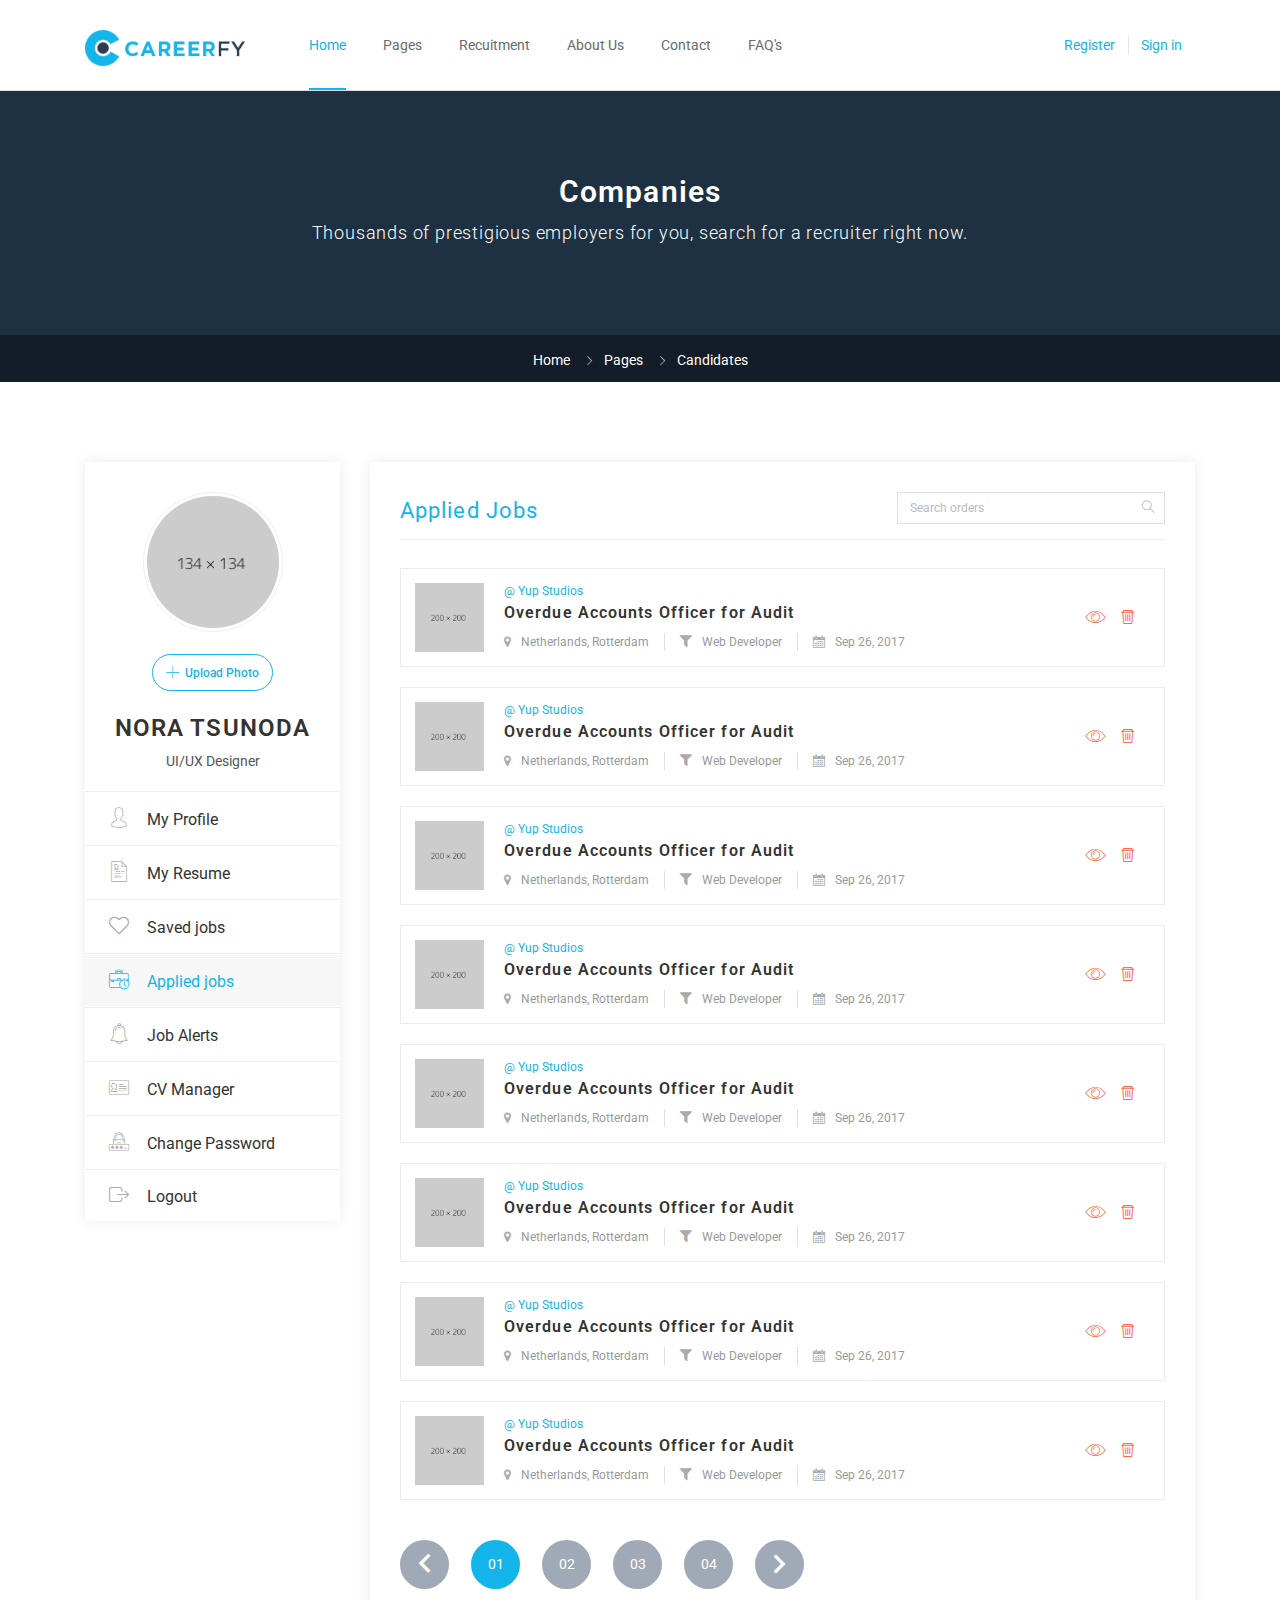
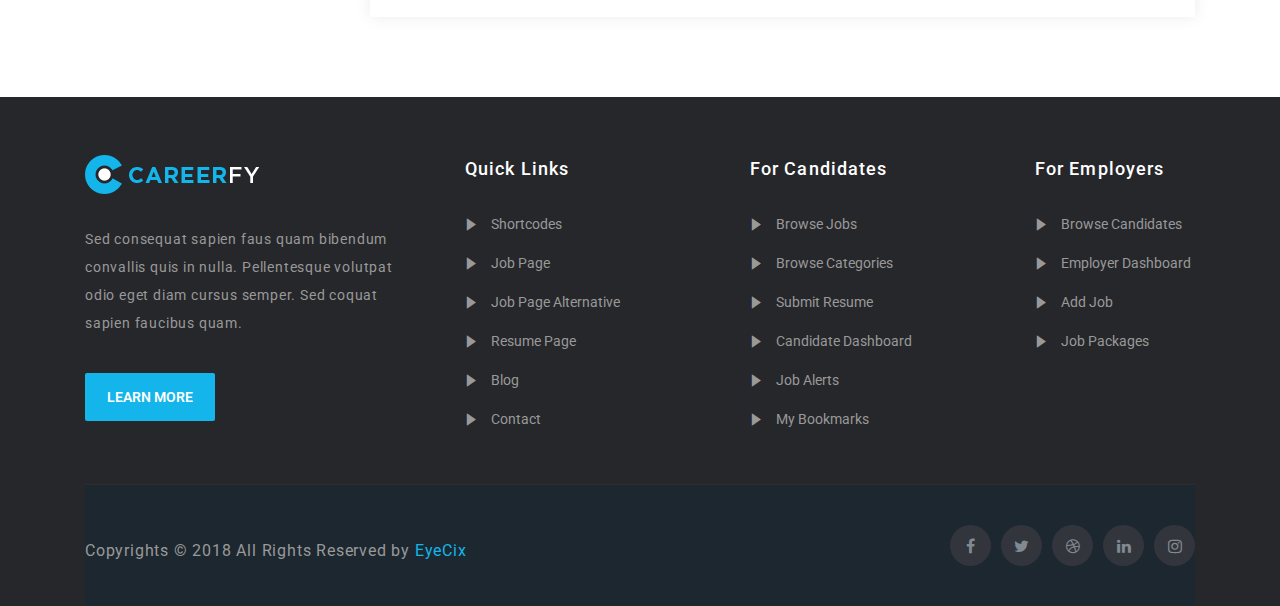
<file: candidate-dashboard-applied-jobs.html>
<!DOCTYPE html>
<html lang="en">

<head>
    <meta charset="utf-8">
    <meta http-equiv="X-UA-Compatible" content="IE=edge">
    <meta name="viewport" content="width=device-width, initial-scale=1">
    <title>Candidate Applied Jobs</title>
    
    <!-- Css -->
    <link href="css/bootstrap.css" rel="stylesheet">
    <link href="css/font-awesome.css" rel="stylesheet">
    <link href="css/flaticon.css" rel="stylesheet">
    <link href="css/slick-slider.css" rel="stylesheet">
    <link href="plugin-css/fancybox.css" rel="stylesheet">
    <link href="plugin-css/plugin.css" rel="stylesheet">
    <link href="css/color.css" rel="stylesheet">
    <link href="style.css" rel="stylesheet">
    <link href="css/responsive.css" rel="stylesheet">
    <link href="https://fonts.googleapis.com/css?family=Roboto:100,100i,300,300i,400,400i,500,500i,700,700i,900,900i&amp;subset=cyrillic-ext,vietnamese" rel="stylesheet">
    
    <!-- HTML5 shim and Respond.js for IE8 support of HTML5 elements and media queries -->
    <!-- WARNING: Respond.js doesn't work if you view the page via file:// -->
    <!--[if lt IE 9]>
      <script src="https://oss.maxcdn.com/html5shiv/3.7.3/html5shiv.min.js"></script>
      <script src="https://oss.maxcdn.com/respond/1.4.2/respond.min.js"></script>
    <![endif]-->
</head>

<body>
    
    <!-- Wrapper -->
    <div class="careerfy-wrapper">

        <!-- Header -->
        <header id="careerfy-header" class="careerfy-header-one">
            <div class="container">
                <div class="row">
                    <aside class="col-md-2"><a href="index.html" class="careerfy-logo"><img src="images/logo.png"
                                                                                            alt=""></a></aside>
                    <aside class="col-md-6">
                        <nav class="careerfy-navigation">
                            <div class="navbar-header">
                                <button type="button" class="navbar-toggle collapsed" data-toggle="collapse"
                                        data-target="#careerfy-navbar-collapse-1" aria-expanded="false">
                                    <span class="icon-bar"></span>
                                    <span class="icon-bar"></span>
                                    <span class="icon-bar"></span>
                                </button>
                            </div>
                            <div class="collapse navbar-collapse" id="careerfy-navbar-collapse-1">
                                <ul class="navbar-nav">
                                    <li class="active"><a href="index.html">Home</a>
                                    </li>
                                    <li><a href="#">Pages</a>
                                        <ul class="sub-menu">
                                            <li><a href="job-grid-with-filters.html">Job Grid W/filter</a></li>
                                            <li><a href="job-detail-four.html">Job Detail</a></li>
                                        </ul>
                                    </li>
                                    <li><a href="#">Recuitment</a>
                                        <ul class="sub-menu">
                                            <li><a href="candidate-dashboard-applied-jobs.html">Applied Jobs</a></li>
                                            <li><a href="candidate-dashboard-changed-password.html">Changed Password</a>
                                            </li>
                                            <li><a href="candidate-dashboard-cv-manager.html">CV Manager</a></li>
                                            <li><a href="candidate-dashboard-job-alert.html">Job Alert</a></li>
                                            <li><a href="candidate-dashboard-profile-seting.html">Profile Setting</a></li>
                                            <li><a href="candidate-dashboard-resume.html">Candidate Resume</a></li>
                                            <li><a href="candidate-dashboard-saved-jobs.html">Saved Jobs</a></li>
                                        </ul>
                                    </li>
                                    <li><a href="about-us.html">About Us</a></li>
                                    <li><a href="contact-us.html">Contact</a></li>
                                    <li><a href="faq.html">FAQ's</a></li>
                                </ul>
                            </div>
                        </nav>
                    </aside>
                    <aside class="col-md-4">
                        <div class="careerfy-right">
                            <ul class="careerfy-user-section">
                                <li><a class="careerfy-color careerfy-open-signin-tab" href="#">Register</a></li>
                                <li><a class="careerfy-color careerfy-open-signup-tab" href="#">Sign in</a></li>
                            </ul>
                        </div>
                    </aside>
                </div>
            </div>
        </header>
        <!-- Header -->
        
        <!-- SubHeader -->
        <div class="careerfy-subheader careerfy-subheader-without-bg">
            <div class="container">
                <div class="row">
                    <div class="col-md-12">
                        <div class="careerfy-page-title">
                            <h1>Companies</h1>
                            <p>Thousands of prestigious employers for you, search for a recruiter right now.</p>
                        </div>
                    </div>
                </div>
            </div>
            <div class="clearfix"></div>
            <div class="careerfy-breadcrumb">
                <ul>
                    <li><a href="#">Home</a></li>
                    <li><a href="#">Pages</a></li>
                    <li>Candidates</li>
                </ul>
            </div>
        </div>
        <!-- SubHeader -->

        <!-- Main Content -->
        <div class="careerfy-main-content">
            
            <!-- Main Section -->
            <div class="careerfy-main-section careerfy-dashboard-full">
                <div class="container">
                    <div class="row">

                        <aside class="careerfy-column-3">
                            <div class="careerfy-typo-wrap">
                                <div class="careerfy-employer-dashboard-nav">
                                    <figure>
                                        <a href="#" class="employer-dashboard-thumb"><img src="extra-images/candidate-dashboard-navthumb.jpg" alt=""></a>
                                        <figcaption>
                                            <div class="careerfy-fileUpload">
                                                <span><i class="careerfy-icon careerfy-add"></i> Upload Photo</span>
                                                <input type="file" class="careerfy-upload" />
                                            </div>
                                            <h2>Nora Tsunoda</h2>
                                            <span class="careerfy-dashboard-subtitle">UI/UX Designer</span>
                                        </figcaption>
                                    </figure>
                                    <ul>
                                        <li><a href="candidate-dashboard-profile-seting.html"><i class="careerfy-icon careerfy-user"></i> My Profile</a></li>
                                        <li><a href="candidate-dashboard-resume.html"><i class="careerfy-icon careerfy-resume"></i> My Resume</a></li>
                                        <li><a href="candidate-dashboard-saved-jobs.html"><i class="careerfy-icon careerfy-heart"></i> Saved jobs</a></li>
                                        <li class="active"><a href="candidate-dashboard-applied-jobs.html"><i class="careerfy-icon careerfy-briefcase-1"></i> Applied jobs</a></li>
                                        <li><a href="candidate-dashboard-job-alert.html"><i class="careerfy-icon careerfy-alarm"></i> Job Alerts</a></li>
                                        <li><a href="candidate-dashboard-cv-manager.html"><i class="careerfy-icon careerfy-id-card"></i> CV Manager</a></li>
                                        <li><a href="candidate-dashboard-changed-password.html"><i class="careerfy-icon careerfy-multimedia"></i> Change Password</a></li>
                                        <li><a href="index.html"><i class="careerfy-icon careerfy-logout"></i> Logout</a></li>
                                    </ul>
                                </div>
                            </div>
                        </aside>
                        <div class="careerfy-column-9">
                            <div class="careerfy-typo-wrap">
                                <div class="careerfy-employer-box-section">
                                    <div class="careerfy-profile-title">
                                        <h2>Applied Jobs</h2>
                                        <form class="careerfy-employer-search">
                                            <input value="Search orders" onblur="if(this.value == '') { this.value ='Search orders'; }" onfocus="if(this.value =='Search orders') { this.value = ''; }" type="text">
                                            <input value="" type="submit">
                                            <i class="careerfy-icon careerfy-search"></i>
                                        </form>
                                    </div>
                                    <div class="careerfy-applied-jobs">
                                        <ul class="careerfy-row">
                                            <li class="careerfy-column-12">
                                                <div class="careerfy-applied-jobs-wrap">
                                                    <a href="#" class="careerfy-applied-jobs-thumb"><img src="extra-images/candidate-01.jpg" alt=""></a>
                                                    <div class="careerfy-applied-jobs-text">
                                                        <div class="careerfy-applied-jobs-left">
                                                            <span>@ Yup Studios</span>
                                                            <h2><a href="#">Overdue Accounts Officer for Audit</a></h2>
                                                            <ul>
                                                                <li><i class="fa fa-map-marker"></i> Netherlands, Rotterdam</li>
                                                                <li><i class="careerfy-icon careerfy-filter-tool-black-shape"></i> <a href="#">Web Developer</a></li>
                                                                <li><i class="careerfy-icon careerfy-calendar"></i> Sep 26, 2017</li>
                                                            </ul>
                                                        </div>
                                                        <a href="#" class="careerfy-savedjobs-links"><i class="careerfy-icon careerfy-rubbish"></i></a>
                                                        <a href="#" class="careerfy-savedjobs-links"><i class="careerfy-icon careerfy-view"></i></a>
                                                    </div>
                                                </div>
                                            </li>
                                            <li class="careerfy-column-12">
                                                <div class="careerfy-applied-jobs-wrap">
                                                    <a href="#" class="careerfy-applied-jobs-thumb"><img src="extra-images/candidate-07.jpg" alt=""></a>
                                                    <div class="careerfy-applied-jobs-text">
                                                        <div class="careerfy-applied-jobs-left">
                                                            <span>@ Yup Studios</span>
                                                            <h2><a href="#">Overdue Accounts Officer for Audit</a></h2>
                                                            <ul>
                                                                <li><i class="fa fa-map-marker"></i> Netherlands, Rotterdam</li>
                                                                <li><i class="careerfy-icon careerfy-filter-tool-black-shape"></i> <a href="#">Web Developer</a></li>
                                                                <li><i class="careerfy-icon careerfy-calendar"></i> Sep 26, 2017</li>
                                                            </ul>
                                                        </div>
                                                        <a href="#" class="careerfy-savedjobs-links"><i class="careerfy-icon careerfy-rubbish"></i></a>
                                                        <a href="#" class="careerfy-savedjobs-links"><i class="careerfy-icon careerfy-view"></i></a>
                                                    </div>
                                                </div>
                                            </li>
                                            <li class="careerfy-column-12">
                                                <div class="careerfy-applied-jobs-wrap">
                                                    <a href="#" class="careerfy-applied-jobs-thumb"><img src="extra-images/candidate-02.jpg" alt=""></a>
                                                    <div class="careerfy-applied-jobs-text">
                                                        <div class="careerfy-applied-jobs-left">
                                                            <span>@ Yup Studios</span>
                                                            <h2><a href="#">Overdue Accounts Officer for Audit</a></h2>
                                                            <ul>
                                                                <li><i class="fa fa-map-marker"></i> Netherlands, Rotterdam</li>
                                                                <li><i class="careerfy-icon careerfy-filter-tool-black-shape"></i> <a href="#">Web Developer</a></li>
                                                                <li><i class="careerfy-icon careerfy-calendar"></i> Sep 26, 2017</li>
                                                            </ul>
                                                        </div>
                                                        <a href="#" class="careerfy-savedjobs-links"><i class="careerfy-icon careerfy-rubbish"></i></a>
                                                        <a href="#" class="careerfy-savedjobs-links"><i class="careerfy-icon careerfy-view"></i></a>
                                                    </div>
                                                </div>
                                            </li>
                                            <li class="careerfy-column-12">
                                                <div class="careerfy-applied-jobs-wrap">
                                                    <a href="#" class="careerfy-applied-jobs-thumb"><img src="extra-images/candidate-08.jpg" alt=""></a>
                                                    <div class="careerfy-applied-jobs-text">
                                                        <div class="careerfy-applied-jobs-left">
                                                            <span>@ Yup Studios</span>
                                                            <h2><a href="#">Overdue Accounts Officer for Audit</a></h2>
                                                            <ul>
                                                                <li><i class="fa fa-map-marker"></i> Netherlands, Rotterdam</li>
                                                                <li><i class="careerfy-icon careerfy-filter-tool-black-shape"></i> <a href="#">Web Developer</a></li>
                                                                <li><i class="careerfy-icon careerfy-calendar"></i> Sep 26, 2017</li>
                                                            </ul>
                                                        </div>
                                                        <a href="#" class="careerfy-savedjobs-links"><i class="careerfy-icon careerfy-rubbish"></i></a>
                                                        <a href="#" class="careerfy-savedjobs-links"><i class="careerfy-icon careerfy-view"></i></a>
                                                    </div>
                                                </div>
                                            </li>
                                            <li class="careerfy-column-12">
                                                <div class="careerfy-applied-jobs-wrap">
                                                    <a href="#" class="careerfy-applied-jobs-thumb"><img src="extra-images/candidate-03.jpg" alt=""></a>
                                                    <div class="careerfy-applied-jobs-text">
                                                        <div class="careerfy-applied-jobs-left">
                                                            <span>@ Yup Studios</span>
                                                            <h2><a href="#">Overdue Accounts Officer for Audit</a></h2>
                                                            <ul>
                                                                <li><i class="fa fa-map-marker"></i> Netherlands, Rotterdam</li>
                                                                <li><i class="careerfy-icon careerfy-filter-tool-black-shape"></i> <a href="#">Web Developer</a></li>
                                                                <li><i class="careerfy-icon careerfy-calendar"></i> Sep 26, 2017</li>
                                                            </ul>
                                                        </div>
                                                        <a href="#" class="careerfy-savedjobs-links"><i class="careerfy-icon careerfy-rubbish"></i></a>
                                                        <a href="#" class="careerfy-savedjobs-links"><i class="careerfy-icon careerfy-view"></i></a>
                                                    </div>
                                                </div>
                                            </li>
                                            <li class="careerfy-column-12">
                                                <div class="careerfy-applied-jobs-wrap">
                                                    <a href="#" class="careerfy-applied-jobs-thumb"><img src="extra-images/candidate-04.jpg" alt=""></a>
                                                    <div class="careerfy-applied-jobs-text">
                                                        <div class="careerfy-applied-jobs-left">
                                                            <span>@ Yup Studios</span>
                                                            <h2><a href="#">Overdue Accounts Officer for Audit</a></h2>
                                                            <ul>
                                                                <li><i class="fa fa-map-marker"></i> Netherlands, Rotterdam</li>
                                                                <li><i class="careerfy-icon careerfy-filter-tool-black-shape"></i> <a href="#">Web Developer</a></li>
                                                                <li><i class="careerfy-icon careerfy-calendar"></i> Sep 26, 2017</li>
                                                            </ul>
                                                        </div>
                                                        <a href="#" class="careerfy-savedjobs-links"><i class="careerfy-icon careerfy-rubbish"></i></a>
                                                        <a href="#" class="careerfy-savedjobs-links"><i class="careerfy-icon careerfy-view"></i></a>
                                                    </div>
                                                </div>
                                            </li>
                                            <li class="careerfy-column-12">
                                                <div class="careerfy-applied-jobs-wrap">
                                                    <a href="#" class="careerfy-applied-jobs-thumb"><img src="extra-images/candidate-05.jpg" alt=""></a>
                                                    <div class="careerfy-applied-jobs-text">
                                                        <div class="careerfy-applied-jobs-left">
                                                            <span>@ Yup Studios</span>
                                                            <h2><a href="#">Overdue Accounts Officer for Audit</a></h2>
                                                            <ul>
                                                                <li><i class="fa fa-map-marker"></i> Netherlands, Rotterdam</li>
                                                                <li><i class="careerfy-icon careerfy-filter-tool-black-shape"></i> <a href="#">Web Developer</a></li>
                                                                <li><i class="careerfy-icon careerfy-calendar"></i> Sep 26, 2017</li>
                                                            </ul>
                                                        </div>
                                                        <a href="#" class="careerfy-savedjobs-links"><i class="careerfy-icon careerfy-rubbish"></i></a>
                                                        <a href="#" class="careerfy-savedjobs-links"><i class="careerfy-icon careerfy-view"></i></a>
                                                    </div>
                                                </div>
                                            </li>
                                            <li class="careerfy-column-12">
                                                <div class="careerfy-applied-jobs-wrap">
                                                    <a href="#" class="careerfy-applied-jobs-thumb"><img src="extra-images/candidate-06.jpg" alt=""></a>
                                                    <div class="careerfy-applied-jobs-text">
                                                        <div class="careerfy-applied-jobs-left">
                                                            <span>@ Yup Studios</span>
                                                            <h2><a href="#">Overdue Accounts Officer for Audit</a></h2>
                                                            <ul>
                                                                <li><i class="fa fa-map-marker"></i> Netherlands, Rotterdam</li>
                                                                <li><i class="careerfy-icon careerfy-filter-tool-black-shape"></i> <a href="#">Web Developer</a></li>
                                                                <li><i class="careerfy-icon careerfy-calendar"></i> Sep 26, 2017</li>
                                                            </ul>
                                                        </div>
                                                        <a href="#" class="careerfy-savedjobs-links"><i class="careerfy-icon careerfy-rubbish"></i></a>
                                                        <a href="#" class="careerfy-savedjobs-links"><i class="careerfy-icon careerfy-view"></i></a>
                                                    </div>
                                                </div>
                                            </li>
                                        </ul>
                                    </div>
                                    <!-- Pagination -->
                                    <div class="careerfy-pagination-blog">
                                        <ul class="page-numbers">
                                            <li><a class="prev page-numbers" href="#"><span><i class="careerfy-icon careerfy-arrows4"></i></span></a></li>
                                            <li><span class="page-numbers current">01</span></li>
                                            <li><a class="page-numbers" href="#">02</a></li>
                                            <li><a class="page-numbers" href="#">03</a></li>
                                            <li><a class="page-numbers" href="#">04</a></li>
                                            <li><a class="next page-numbers" href="#"><span><i class="careerfy-icon careerfy-arrows4"></i></span></a></li>
                                        </ul>
                                    </div>
                                </div>
                            </div>
                        </div>

                    </div>
                </div>
            </div>
            <!-- Main Section -->

        </div>
        <!-- Main Content -->
        
        <!-- Footer -->
        <footer id="careerfy-footer" class="careerfy-footer-one">
            <div class="container">
                <!-- Footer Widget -->
                <div class="careerfy-footer-widget">
                    <div class="row">
                        <aside class="widget col-md-4 widget_contact_info">
                            <div class="widget_contact_wrap">
                                <a class="careerfy-footer-logo" href="index.html"><img src="images/footer-logo.png" alt=""></a>
                                <p>Sed consequat sapien faus quam bibendum convallis quis in nulla. Pellentesque volutpat odio eget diam cursus semper. Sed coquat sapien faucibus quam.</p>
                                <a href="#" class="careerfy-classic-btn careerfy-bgcolor">Learn more</a>
                            </div>
                        </aside>
                        <aside class="widget col-md-3 widget_nav_manu">
                            <div class="footer-widget-title"><h2>Quick Links</h2></div>
                            <ul>
                                <li><a href="#">Shortcodes</a></li>
                                <li><a href="#">Job Page</a></li>
                                <li><a href="#">Job Page Alternative</a></li>
                                <li><a href="#">Resume Page</a></li>
                                <li><a href="#">Blog</a></li>
                                <li><a href="#">Contact</a></li>
                            </ul>
                        </aside>
                        <aside class="widget col-md-3 widget_nav_manu">
                            <div class="footer-widget-title"><h2>For Candidates</h2></div>
                            <ul>
                                <li><a href="#">Browse Jobs</a></li>
                                <li><a href="#">Browse Categories</a></li>
                                <li><a href="#">Submit Resume</a></li>
                                <li><a href="#">Candidate Dashboard</a></li>
                                <li><a href="#">Job Alerts</a></li>
                                <li><a href="#">My Bookmarks</a></li>
                            </ul>
                        </aside>
                        <aside class="widget col-md-2 widget_nav_manu">
                            <div class="footer-widget-title"><h2>For Employers</h2></div>
                            <ul>
                                <li><a href="#">Browse Candidates</a></li>
                                <li><a href="#">Employer Dashboard</a></li>
                                <li><a href="#">Add Job</a></li>
                                <li><a href="#">Job Packages</a></li>
                            </ul>
                        </aside>
                    </div>
                </div>
                <!-- Footer Widget -->
                <!-- CopyRight -->
                <div class="careerfy-copyright">
                    <p>Copyrights © 2018 All Rights Reserved by <a href="#" class="careerfy-color">EyeCix</a></p>
                    <ul class="careerfy-social-network">
                        <li><a href="#" class="careerfy-bgcolorhover fa fa-facebook"></a></li>
                        <li><a href="#" class="careerfy-bgcolorhover fa fa-twitter"></a></li>
                        <li><a href="#" class="careerfy-bgcolorhover fa fa-dribbble"></a></li>
                        <li><a href="#" class="careerfy-bgcolorhover fa fa-linkedin"></a></li>
                        <li><a href="#" class="careerfy-bgcolorhover fa fa-instagram"></a></li>
                    </ul>
                </div>
                <!-- CopyRight -->
            </div>
        </footer>
        <!-- Footer -->

    </div>
    <!-- Wrapper -->

    <!-- ModalLogin Box -->
    <div class="careerfy-modal fade careerfy-typo-wrap" id="JobSearchModalSignup">
        <div class="modal-inner-area">&nbsp;</div>
        <div class="modal-content-area">
            <div class="modal-box-area">

                <div class="careerfy-modal-title-box">
                    <h2>Login to your account</h2>
                    <span class="modal-close"><i class="fa fa-times"></i></span>
                </div>
                <form>
                    <div class="careerfy-box-title">
                        <span>Choose your Account Type</span>
                    </div>
                    <div class="careerfy-user-options">
                        <ul>
                            <li class="active">
                                <a href="#">
                                     <i class="careerfy-icon careerfy-user"></i>
                                     <span>Candidate</span>
                                     <small>I want to discover awesome companies.</small>
                                </a>
                            </li>
                            <li>
                                <a href="#">
                                     <i class="careerfy-icon careerfy-building"></i>
                                     <span>Employer</span>
                                     <small>I want to attract the best talent.</small>
                                </a>
                            </li>
                        </ul>
                    </div>
                    <div class="careerfy-user-form">
                        <ul>
                            <li>
                                <label>Email Address:</label>
                                <input value="Enter Your Email Address" onblur="if(this.value == '') { this.value ='Enter Your Email Address'; }" onfocus="if(this.value =='Enter Your Email Address') { this.value = ''; }" type="text">
                                <i class="careerfy-icon careerfy-mail"></i>
                            </li>
                            <li>
                                <label>Password:</label>
                                <input value="Enter Password" onblur="if(this.value == '') { this.value ='Enter Password'; }" onfocus="if(this.value =='Enter Password') { this.value = ''; }" type="text">
                                <i class="careerfy-icon careerfy-multimedia"></i>
                            </li>
                            <li>
                                <input type="submit" value="Sign In">
                            </li>
                        </ul>
                        <div class="clearfix"></div>
                        <div class="careerfy-user-form-info">
                            <p>Forgot Password? | <a href="#">Sign Up</a></p>
                            <div class="careerfy-checkbox">
                                <input type="checkbox" id="r10" name="rr" />
                                <label for="r10"><span></span> Remember Password</label>
                            </div>
                        </div>
                    </div>
                    <div class="careerfy-box-title careerfy-box-title-sub">
                        <span>Or Sign In With</span>
                    </div>
                    <div class="clearfix"></div>
                    <ul class="careerfy-login-media">
                        <li><a href="#"><i class="fa fa-facebook"></i> Sign In with Facebook</a></li>
                        <li><a href="#" data-original-title="google"><i class="fa fa-google"></i> Sign In with Google</a></li>
                        <li><a href="#" data-original-title="twitter"><i class="fa fa-twitter"></i> Sign In with Twitter</a></li>
                        <li><a href="#" data-original-title="linkedin"><i class="fa fa-linkedin"></i> Sign In with LinkedIn</a></li>
                    </ul>
                </form>
                
            </div>
        </div>
    </div>
    <!-- Modal Signup Box -->
    <div class="careerfy-modal fade careerfy-typo-wrap" id="JobSearchModalLogin">
        <div class="modal-inner-area">&nbsp;</div>
        <div class="modal-content-area">
            <div class="modal-box-area">

                <div class="careerfy-modal-title-box">
                    <h2>Signup to your account</h2>
                    <span class="modal-close"><i class="fa fa-times"></i></span>
                </div>
                <form>
                    <div class="careerfy-box-title">
                        <span>Choose your Account Type</span>
                    </div>
                    <div class="careerfy-user-options">
                        <ul>
                            <li class="active">
                                <a href="#">
                                     <i class="careerfy-icon careerfy-user"></i>
                                     <span>Candidate</span>
                                     <small>I want to discover awesome companies.</small>
                                </a>
                            </li>
                            <li>
                                <a href="#">
                                     <i class="careerfy-icon careerfy-building"></i>
                                     <span>Employer</span>
                                     <small>I want to attract the best talent.</small>
                                </a>
                            </li>
                        </ul>
                    </div>
                    <div class="careerfy-user-form careerfy-user-form-coltwo">
                        <ul>
                            <li>
                                <label>First Name:</label>
                                <input value="Enter Your Name" onblur="if(this.value == '') { this.value ='Enter Your Name'; }" onfocus="if(this.value =='Enter Your Name') { this.value = ''; }" type="text">
                                <i class="careerfy-icon careerfy-user"></i>
                            </li>
                            <li>
                                <label>Last Name:</label>
                                <input value="Enter Your Name" onblur="if(this.value == '') { this.value ='Enter Your Name'; }" onfocus="if(this.value =='Enter Your Name') { this.value = ''; }" type="text">
                                <i class="careerfy-icon careerfy-user"></i>
                            </li>
                            <li>
                                <label>Email Address:</label>
                                <input value="Enter Your Email Address" onblur="if(this.value == '') { this.value ='Enter Your Email Address'; }" onfocus="if(this.value =='Enter Your Email Address') { this.value = ''; }" type="text">
                                <i class="careerfy-icon careerfy-mail"></i>
                            </li>
                            <li>
                                <label>Phone Number:</label>
                                <input value="Enter Your Phone Number" onblur="if(this.value == '') { this.value ='Enter Your Phone Number'; }" onfocus="if(this.value =='Enter Your Phone Number') { this.value = ''; }" type="text">
                                <i class="careerfy-icon careerfy-technology"></i>
                            </li>
                            <li class="careerfy-user-form-coltwo-full">
                                <label>Categories:</label>
                                <div class="careerfy-profile-select">
                                    <select>
                                        <option>Sales & Marketing</option>
                                        <option>Sales & Marketing</option>
                                    </select>
                                </div>
                            </li>
                            <li class="careerfy-user-form-coltwo-full">
                                <img src="extra-images/login-robot.png" alt="">
                            </li>
                            <li class="careerfy-user-form-coltwo-full">
                                <input type="submit" value="Sign Up">
                            </li>
                        </ul>
                    </div>
                    <div class="careerfy-box-title careerfy-box-title-sub">
                        <span>Or Sign Up With</span>
                    </div>
                    <div class="clearfix"></div>
                    <ul class="careerfy-login-media">
                        <li><a href="#"><i class="fa fa-facebook"></i> Sign In with Facebook</a></li>
                        <li><a href="#" data-original-title="google"><i class="fa fa-google"></i> Sign In with Google</a></li>
                        <li><a href="#" data-original-title="twitter"><i class="fa fa-twitter"></i> Sign In with Twitter</a></li>
                        <li><a href="#" data-original-title="linkedin"><i class="fa fa-linkedin"></i> Sign In with LinkedIn</a></li>
                    </ul>
                </form>
                
            </div>
        </div>
    </div>

    <!-- jQuery (necessary for Bootstrap's JavaScript plugins) -->
    <script src="script/jquery.js"></script>
    <script src="script/bootstrap.js"></script>
    <script src="script/slick-slider.js"></script>
    <script src="plugin-script/counter.js"></script>
    <script src="plugin-script/fancybox.pack.js"></script>
    <script src="plugin-script/isotope.min.js"></script>
    <script src="plugin-script/functions.js"></script>
    <script src="script/functions.js"></script>

</body>

</html>
</file>
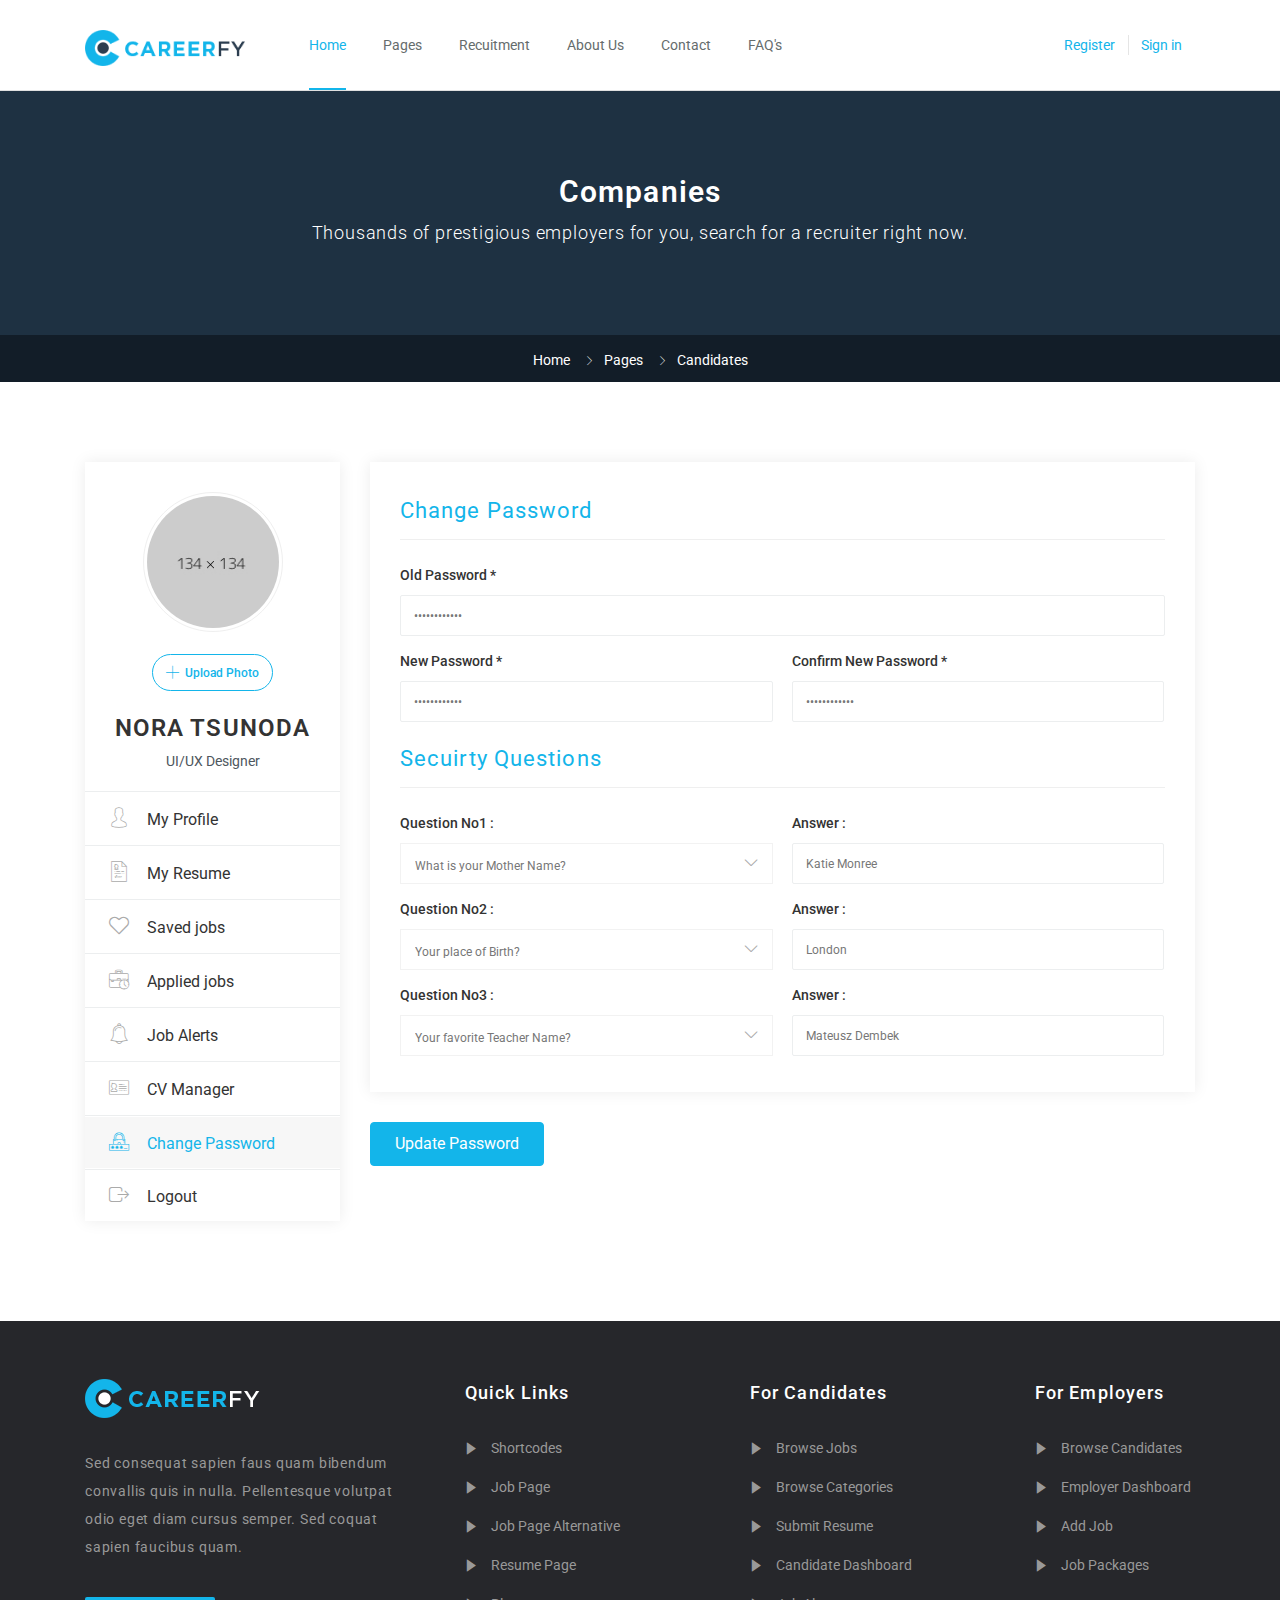
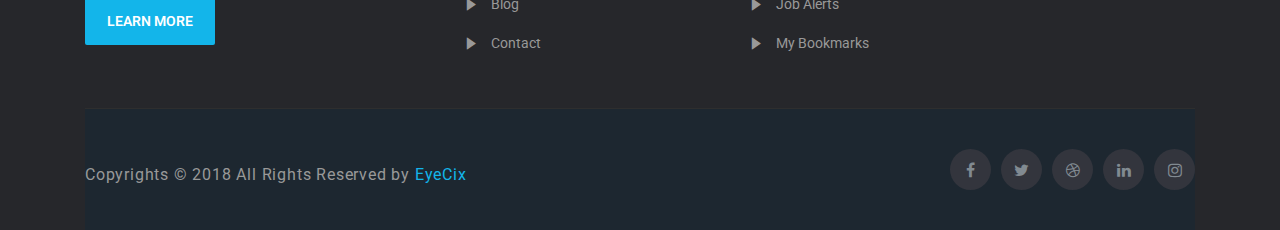
<file: candidate-dashboard-changed-password.html>
<!DOCTYPE html>
<html lang="en">

<head>
    <meta charset="utf-8">
    <meta http-equiv="X-UA-Compatible" content="IE=edge">
    <meta name="viewport" content="width=device-width, initial-scale=1">
    <title>Candidate Changed Password</title>
    
    <!-- Css -->
    <link href="css/bootstrap.css" rel="stylesheet">
    <link href="css/font-awesome.css" rel="stylesheet">
    <link href="css/flaticon.css" rel="stylesheet">
    <link href="css/slick-slider.css" rel="stylesheet">
    <link href="plugin-css/fancybox.css" rel="stylesheet">
    <link href="plugin-css/plugin.css" rel="stylesheet">
    <link href="css/color.css" rel="stylesheet">
    <link href="style.css" rel="stylesheet">
    <link href="css/responsive.css" rel="stylesheet">
    <link href="https://fonts.googleapis.com/css?family=Roboto:100,100i,300,300i,400,400i,500,500i,700,700i,900,900i&amp;subset=cyrillic-ext,vietnamese" rel="stylesheet">
    
    <!-- HTML5 shim and Respond.js for IE8 support of HTML5 elements and media queries -->
    <!-- WARNING: Respond.js doesn't work if you view the page via file:// -->
    <!--[if lt IE 9]>
      <script src="https://oss.maxcdn.com/html5shiv/3.7.3/html5shiv.min.js"></script>
      <script src="https://oss.maxcdn.com/respond/1.4.2/respond.min.js"></script>
    <![endif]-->
</head>

<body>
    
    <!-- Wrapper -->
    <div class="careerfy-wrapper">

        <!-- Header -->
        <header id="careerfy-header" class="careerfy-header-one">
            <div class="container">
                <div class="row">
                    <aside class="col-md-2"><a href="index.html" class="careerfy-logo"><img src="images/logo.png"
                                                                                            alt=""></a></aside>
                    <aside class="col-md-6">
                        <nav class="careerfy-navigation">
                            <div class="navbar-header">
                                <button type="button" class="navbar-toggle collapsed" data-toggle="collapse"
                                        data-target="#careerfy-navbar-collapse-1" aria-expanded="false">
                                    <span class="icon-bar"></span>
                                    <span class="icon-bar"></span>
                                    <span class="icon-bar"></span>
                                </button>
                            </div>
                            <div class="collapse navbar-collapse" id="careerfy-navbar-collapse-1">
                                <ul class="navbar-nav">
                                    <li class="active"><a href="index.html">Home</a>
                                    </li>
                                    <li><a href="#">Pages</a>
                                        <ul class="sub-menu">
                                            <li><a href="job-grid-with-filters.html">Job Grid W/filter</a></li>
                                            <li><a href="job-detail-four.html">Job Detail</a></li>
                                        </ul>
                                    </li>
                                    <li><a href="#">Recuitment</a>
                                        <ul class="sub-menu">
                                            <li><a href="candidate-dashboard-applied-jobs.html">Applied Jobs</a></li>
                                            <li><a href="candidate-dashboard-changed-password.html">Changed Password</a>
                                            </li>
                                            <li><a href="candidate-dashboard-cv-manager.html">CV Manager</a></li>
                                            <li><a href="candidate-dashboard-job-alert.html">Job Alert</a></li>
                                            <li><a href="candidate-dashboard-profile-seting.html">Profile Setting</a></li>
                                            <li><a href="candidate-dashboard-resume.html">Candidate Resume</a></li>
                                            <li><a href="candidate-dashboard-saved-jobs.html">Saved Jobs</a></li>
                                        </ul>
                                    </li>
                                    <li><a href="about-us.html">About Us</a></li>
                                    <li><a href="contact-us.html">Contact</a></li>
                                    <li><a href="faq.html">FAQ's</a></li>
                                </ul>
                            </div>
                        </nav>
                    </aside>
                    <aside class="col-md-4">
                        <div class="careerfy-right">
                            <ul class="careerfy-user-section">
                                <li><a class="careerfy-color careerfy-open-signin-tab" href="#">Register</a></li>
                                <li><a class="careerfy-color careerfy-open-signup-tab" href="#">Sign in</a></li>
                            </ul>
                        </div>
                    </aside>
                </div>
            </div>
        </header>
        <!-- Header -->
        
        <!-- SubHeader -->
        <div class="careerfy-subheader careerfy-subheader-without-bg">
            <div class="container">
                <div class="row">
                    <div class="col-md-12">
                        <div class="careerfy-page-title">
                            <h1>Companies</h1>
                            <p>Thousands of prestigious employers for you, search for a recruiter right now.</p>
                        </div>
                    </div>
                </div>
            </div>
            <div class="clearfix"></div>
            <div class="careerfy-breadcrumb">
                <ul>
                    <li><a href="#">Home</a></li>
                    <li><a href="#">Pages</a></li>
                    <li>Candidates</li>
                </ul>
            </div>
        </div>
        <!-- SubHeader -->

        <!-- Main Content -->
        <div class="careerfy-main-content">
            
            <!-- Main Section -->
            <div class="careerfy-main-section careerfy-dashboard-full">
                <div class="container">
                    <div class="row">

                        <aside class="careerfy-column-3">
                            <div class="careerfy-typo-wrap">
                                <div class="careerfy-employer-dashboard-nav">
                                    <figure>
                                        <a href="#" class="employer-dashboard-thumb"><img src="extra-images/candidate-dashboard-navthumb.jpg" alt=""></a>
                                        <figcaption>
                                            <div class="careerfy-fileUpload">
                                                <span><i class="careerfy-icon careerfy-add"></i> Upload Photo</span>
                                                <input type="file" class="careerfy-upload" />
                                            </div>
                                            <h2>Nora Tsunoda</h2>
                                            <span class="careerfy-dashboard-subtitle">UI/UX Designer</span>
                                        </figcaption>
                                    </figure>
                                    <ul>
                                        <li><a href="candidate-dashboard-profile-seting.html"><i class="careerfy-icon careerfy-user"></i> My Profile</a></li>
                                        <li><a href="candidate-dashboard-resume.html"><i class="careerfy-icon careerfy-resume"></i> My Resume</a></li>
                                        <li><a href="candidate-dashboard-saved-jobs.html"><i class="careerfy-icon careerfy-heart"></i> Saved jobs</a></li>
                                        <li><a href="candidate-dashboard-applied-jobs.html"><i class="careerfy-icon careerfy-briefcase-1"></i> Applied jobs</a></li>
                                        <li><a href="candidate-dashboard-job-alert.html"><i class="careerfy-icon careerfy-alarm"></i> Job Alerts</a></li>
                                        <li><a href="candidate-dashboard-cv-manager.html"><i class="careerfy-icon careerfy-id-card"></i> CV Manager</a></li>
                                        <li class="active"><a href="candidate-dashboard-changed-password.html"><i class="careerfy-icon careerfy-multimedia"></i> Change Password</a></li>
                                        <li><a href="index.html"><i class="careerfy-icon careerfy-logout"></i> Logout</a></li>
                                    </ul>
                                </div>
                            </div>
                        </aside>
                        <div class="careerfy-column-9">
                            <div class="careerfy-typo-wrap">
                                <form class="careerfy-employer-dasboard">
                                    <div class="careerfy-employer-box-section">
                                        <div class="careerfy-profile-title">
                                            <h2>Change Password</h2>
                                        </div>
                                        <ul class="careerfy-row careerfy-employer-profile-form">
                                            <li class="careerfy-column-12">
                                                <label>Old Password *</label>
                                                <input value="Old Password" onblur="if(this.value == '') { this.value ='Old Password'; }" onfocus="if(this.value =='Old Password') { this.value = ''; }" type="password">
                                            </li>
                                            <li class="careerfy-column-6">
                                                <label>New Password *</label>
                                                <input value="Old Password" onblur="if(this.value == '') { this.value ='Old Password'; }" onfocus="if(this.value =='Old Password') { this.value = ''; }" type="password">
                                            </li>
                                            <li class="careerfy-column-6">
                                                <label>Confirm New Password  *</label>
                                                <input value="Old Password" onblur="if(this.value == '') { this.value ='Old Password'; }" onfocus="if(this.value =='Old Password') { this.value = ''; }" type="password">
                                            </li>
                                        </ul>
                                        <div class="careerfy-profile-title">
                                            <h2>Secuirty Questions</h2>
                                        </div>
                                        <ul class="careerfy-row careerfy-employer-profile-form">
                                            <li class="careerfy-column-6">
                                                <label>Question No1 :</label>
                                                <div class="careerfy-profile-select">
                                                    <select>
                                                        <option>What is your Mother Name?</option>
                                                        <option>What is your Mother Name?</option>
                                                    </select>
                                                </div>
                                            </li>
                                            <li class="careerfy-column-6">
                                                <label>Answer :</label>
                                                <input value="Katie Monree" onblur="if(this.value == '') { this.value ='Katie Monree'; }" onfocus="if(this.value =='Katie Monree') { this.value = ''; }" type="text">
                                            </li>
                                            <li class="careerfy-column-6">
                                                <label>Question No2 :</label>
                                                <div class="careerfy-profile-select">
                                                    <select>
                                                        <option>Your place of Birth?</option>
                                                        <option>Your place of Birth?</option>
                                                    </select>
                                                </div>
                                            </li>
                                            <li class="careerfy-column-6">
                                                <label>Answer :</label>
                                                <input value="London" onblur="if(this.value == '') { this.value ='London'; }" onfocus="if(this.value =='London') { this.value = ''; }" type="text">
                                            </li>
                                            <li class="careerfy-column-6">
                                                <label>Question No3 :</label>
                                                <div class="careerfy-profile-select">
                                                    <select>
                                                        <option>Your favorite Teacher Name?</option>
                                                        <option>Your favorite Teacher Name?</option>
                                                    </select>
                                                </div>
                                            </li>
                                            <li class="careerfy-column-6">
                                                <label>Answer :</label>
                                                <input value="Mateusz Dembek" onblur="if(this.value == '') { this.value ='Mateusz Dembek'; }" onfocus="if(this.value =='Mateusz Dembek') { this.value = ''; }" type="text">
                                            </li>
                                        </ul>
                                    </div>
                                    <input type="submit" class="careerfy-employer-profile-submit" value="Update Password">
                                </form>
                            </div>
                        </div>

                    </div>
                </div>
            </div>
            <!-- Main Section -->

        </div>
        <!-- Main Content -->
        
        <!-- Footer -->
        <footer id="careerfy-footer" class="careerfy-footer-one">
            <div class="container">
                <!-- Footer Widget -->
                <div class="careerfy-footer-widget">
                    <div class="row">
                        <aside class="widget col-md-4 widget_contact_info">
                            <div class="widget_contact_wrap">
                                <a class="careerfy-footer-logo" href="index.html"><img src="images/footer-logo.png" alt=""></a>
                                <p>Sed consequat sapien faus quam bibendum convallis quis in nulla. Pellentesque volutpat odio eget diam cursus semper. Sed coquat sapien faucibus quam.</p>
                                <a href="#" class="careerfy-classic-btn careerfy-bgcolor">Learn more</a>
                            </div>
                        </aside>
                        <aside class="widget col-md-3 widget_nav_manu">
                            <div class="footer-widget-title"><h2>Quick Links</h2></div>
                            <ul>
                                <li><a href="#">Shortcodes</a></li>
                                <li><a href="#">Job Page</a></li>
                                <li><a href="#">Job Page Alternative</a></li>
                                <li><a href="#">Resume Page</a></li>
                                <li><a href="#">Blog</a></li>
                                <li><a href="#">Contact</a></li>
                            </ul>
                        </aside>
                        <aside class="widget col-md-3 widget_nav_manu">
                            <div class="footer-widget-title"><h2>For Candidates</h2></div>
                            <ul>
                                <li><a href="#">Browse Jobs</a></li>
                                <li><a href="#">Browse Categories</a></li>
                                <li><a href="#">Submit Resume</a></li>
                                <li><a href="#">Candidate Dashboard</a></li>
                                <li><a href="#">Job Alerts</a></li>
                                <li><a href="#">My Bookmarks</a></li>
                            </ul>
                        </aside>
                        <aside class="widget col-md-2 widget_nav_manu">
                            <div class="footer-widget-title"><h2>For Employers</h2></div>
                            <ul>
                                <li><a href="#">Browse Candidates</a></li>
                                <li><a href="#">Employer Dashboard</a></li>
                                <li><a href="#">Add Job</a></li>
                                <li><a href="#">Job Packages</a></li>
                            </ul>
                        </aside>
                    </div>
                </div>
                <!-- Footer Widget -->
                <!-- CopyRight -->
                <div class="careerfy-copyright">
                    <p>Copyrights © 2018 All Rights Reserved by <a href="#" class="careerfy-color">EyeCix</a></p>
                    <ul class="careerfy-social-network">
                        <li><a href="#" class="careerfy-bgcolorhover fa fa-facebook"></a></li>
                        <li><a href="#" class="careerfy-bgcolorhover fa fa-twitter"></a></li>
                        <li><a href="#" class="careerfy-bgcolorhover fa fa-dribbble"></a></li>
                        <li><a href="#" class="careerfy-bgcolorhover fa fa-linkedin"></a></li>
                        <li><a href="#" class="careerfy-bgcolorhover fa fa-instagram"></a></li>
                    </ul>
                </div>
                <!-- CopyRight -->
            </div>
        </footer>
        <!-- Footer -->

    </div>
    <!-- Wrapper -->

    <!-- ModalLogin Box -->
    <div class="careerfy-modal fade careerfy-typo-wrap" id="JobSearchModalSignup">
        <div class="modal-inner-area">&nbsp;</div>
        <div class="modal-content-area">
            <div class="modal-box-area">

                <div class="careerfy-modal-title-box">
                    <h2>Login to your account</h2>
                    <span class="modal-close"><i class="fa fa-times"></i></span>
                </div>
                <form>
                    <div class="careerfy-box-title">
                        <span>Choose your Account Type</span>
                    </div>
                    <div class="careerfy-user-options">
                        <ul>
                            <li class="active">
                                <a href="#">
                                     <i class="careerfy-icon careerfy-user"></i>
                                     <span>Candidate</span>
                                     <small>I want to discover awesome companies.</small>
                                </a>
                            </li>
                            <li>
                                <a href="#">
                                     <i class="careerfy-icon careerfy-building"></i>
                                     <span>Employer</span>
                                     <small>I want to attract the best talent.</small>
                                </a>
                            </li>
                        </ul>
                    </div>
                    <div class="careerfy-user-form">
                        <ul>
                            <li>
                                <label>Email Address:</label>
                                <input value="Enter Your Email Address" onblur="if(this.value == '') { this.value ='Enter Your Email Address'; }" onfocus="if(this.value =='Enter Your Email Address') { this.value = ''; }" type="text">
                                <i class="careerfy-icon careerfy-mail"></i>
                            </li>
                            <li>
                                <label>Password:</label>
                                <input value="Enter Password" onblur="if(this.value == '') { this.value ='Enter Password'; }" onfocus="if(this.value =='Enter Password') { this.value = ''; }" type="text">
                                <i class="careerfy-icon careerfy-multimedia"></i>
                            </li>
                            <li>
                                <input type="submit" value="Sign In">
                            </li>
                        </ul>
                        <div class="clearfix"></div>
                        <div class="careerfy-user-form-info">
                            <p>Forgot Password? | <a href="#">Sign Up</a></p>
                            <div class="careerfy-checkbox">
                                <input type="checkbox" id="r10" name="rr" />
                                <label for="r10"><span></span> Remember Password</label>
                            </div>
                        </div>
                    </div>
                    <div class="careerfy-box-title careerfy-box-title-sub">
                        <span>Or Sign In With</span>
                    </div>
                    <div class="clearfix"></div>
                    <ul class="careerfy-login-media">
                        <li><a href="#"><i class="fa fa-facebook"></i> Sign In with Facebook</a></li>
                        <li><a href="#" data-original-title="google"><i class="fa fa-google"></i> Sign In with Google</a></li>
                        <li><a href="#" data-original-title="twitter"><i class="fa fa-twitter"></i> Sign In with Twitter</a></li>
                        <li><a href="#" data-original-title="linkedin"><i class="fa fa-linkedin"></i> Sign In with LinkedIn</a></li>
                    </ul>
                </form>
                
            </div>
        </div>
    </div>
    <!-- Modal Signup Box -->
    <div class="careerfy-modal fade careerfy-typo-wrap" id="JobSearchModalLogin">
        <div class="modal-inner-area">&nbsp;</div>
        <div class="modal-content-area">
            <div class="modal-box-area">

                <div class="careerfy-modal-title-box">
                    <h2>Signup to your account</h2>
                    <span class="modal-close"><i class="fa fa-times"></i></span>
                </div>
                <form>
                    <div class="careerfy-box-title">
                        <span>Choose your Account Type</span>
                    </div>
                    <div class="careerfy-user-options">
                        <ul>
                            <li class="active">
                                <a href="#">
                                     <i class="careerfy-icon careerfy-user"></i>
                                     <span>Candidate</span>
                                     <small>I want to discover awesome companies.</small>
                                </a>
                            </li>
                            <li>
                                <a href="#">
                                     <i class="careerfy-icon careerfy-building"></i>
                                     <span>Employer</span>
                                     <small>I want to attract the best talent.</small>
                                </a>
                            </li>
                        </ul>
                    </div>
                    <div class="careerfy-user-form careerfy-user-form-coltwo">
                        <ul>
                            <li>
                                <label>First Name:</label>
                                <input value="Enter Your Name" onblur="if(this.value == '') { this.value ='Enter Your Name'; }" onfocus="if(this.value =='Enter Your Name') { this.value = ''; }" type="text">
                                <i class="careerfy-icon careerfy-user"></i>
                            </li>
                            <li>
                                <label>Last Name:</label>
                                <input value="Enter Your Name" onblur="if(this.value == '') { this.value ='Enter Your Name'; }" onfocus="if(this.value =='Enter Your Name') { this.value = ''; }" type="text">
                                <i class="careerfy-icon careerfy-user"></i>
                            </li>
                            <li>
                                <label>Email Address:</label>
                                <input value="Enter Your Email Address" onblur="if(this.value == '') { this.value ='Enter Your Email Address'; }" onfocus="if(this.value =='Enter Your Email Address') { this.value = ''; }" type="text">
                                <i class="careerfy-icon careerfy-mail"></i>
                            </li>
                            <li>
                                <label>Phone Number:</label>
                                <input value="Enter Your Phone Number" onblur="if(this.value == '') { this.value ='Enter Your Phone Number'; }" onfocus="if(this.value =='Enter Your Phone Number') { this.value = ''; }" type="text">
                                <i class="careerfy-icon careerfy-technology"></i>
                            </li>
                            <li class="careerfy-user-form-coltwo-full">
                                <label>Categories:</label>
                                <div class="careerfy-profile-select">
                                    <select>
                                        <option>Sales & Marketing</option>
                                        <option>Sales & Marketing</option>
                                    </select>
                                </div>
                            </li>
                            <li class="careerfy-user-form-coltwo-full">
                                <img src="extra-images/login-robot.png" alt="">
                            </li>
                            <li class="careerfy-user-form-coltwo-full">
                                <input type="submit" value="Sign Up">
                            </li>
                        </ul>
                    </div>
                    <div class="careerfy-box-title careerfy-box-title-sub">
                        <span>Or Sign Up With</span>
                    </div>
                    <div class="clearfix"></div>
                    <ul class="careerfy-login-media">
                        <li><a href="#"><i class="fa fa-facebook"></i> Sign In with Facebook</a></li>
                        <li><a href="#" data-original-title="google"><i class="fa fa-google"></i> Sign In with Google</a></li>
                        <li><a href="#" data-original-title="twitter"><i class="fa fa-twitter"></i> Sign In with Twitter</a></li>
                        <li><a href="#" data-original-title="linkedin"><i class="fa fa-linkedin"></i> Sign In with LinkedIn</a></li>
                    </ul>
                </form>
                
            </div>
        </div>
    </div>

    <!-- jQuery (necessary for Bootstrap's JavaScript plugins) -->
    <script src="script/jquery.js"></script>
    <script src="script/bootstrap.js"></script>
    <script src="script/slick-slider.js"></script>
    <script src="plugin-script/counter.js"></script>
    <script src="plugin-script/fancybox.pack.js"></script>
    <script src="plugin-script/isotope.min.js"></script>
    <script src="plugin-script/functions.js"></script>
    <script src="script/functions.js"></script>

</body>

</html>
</file>
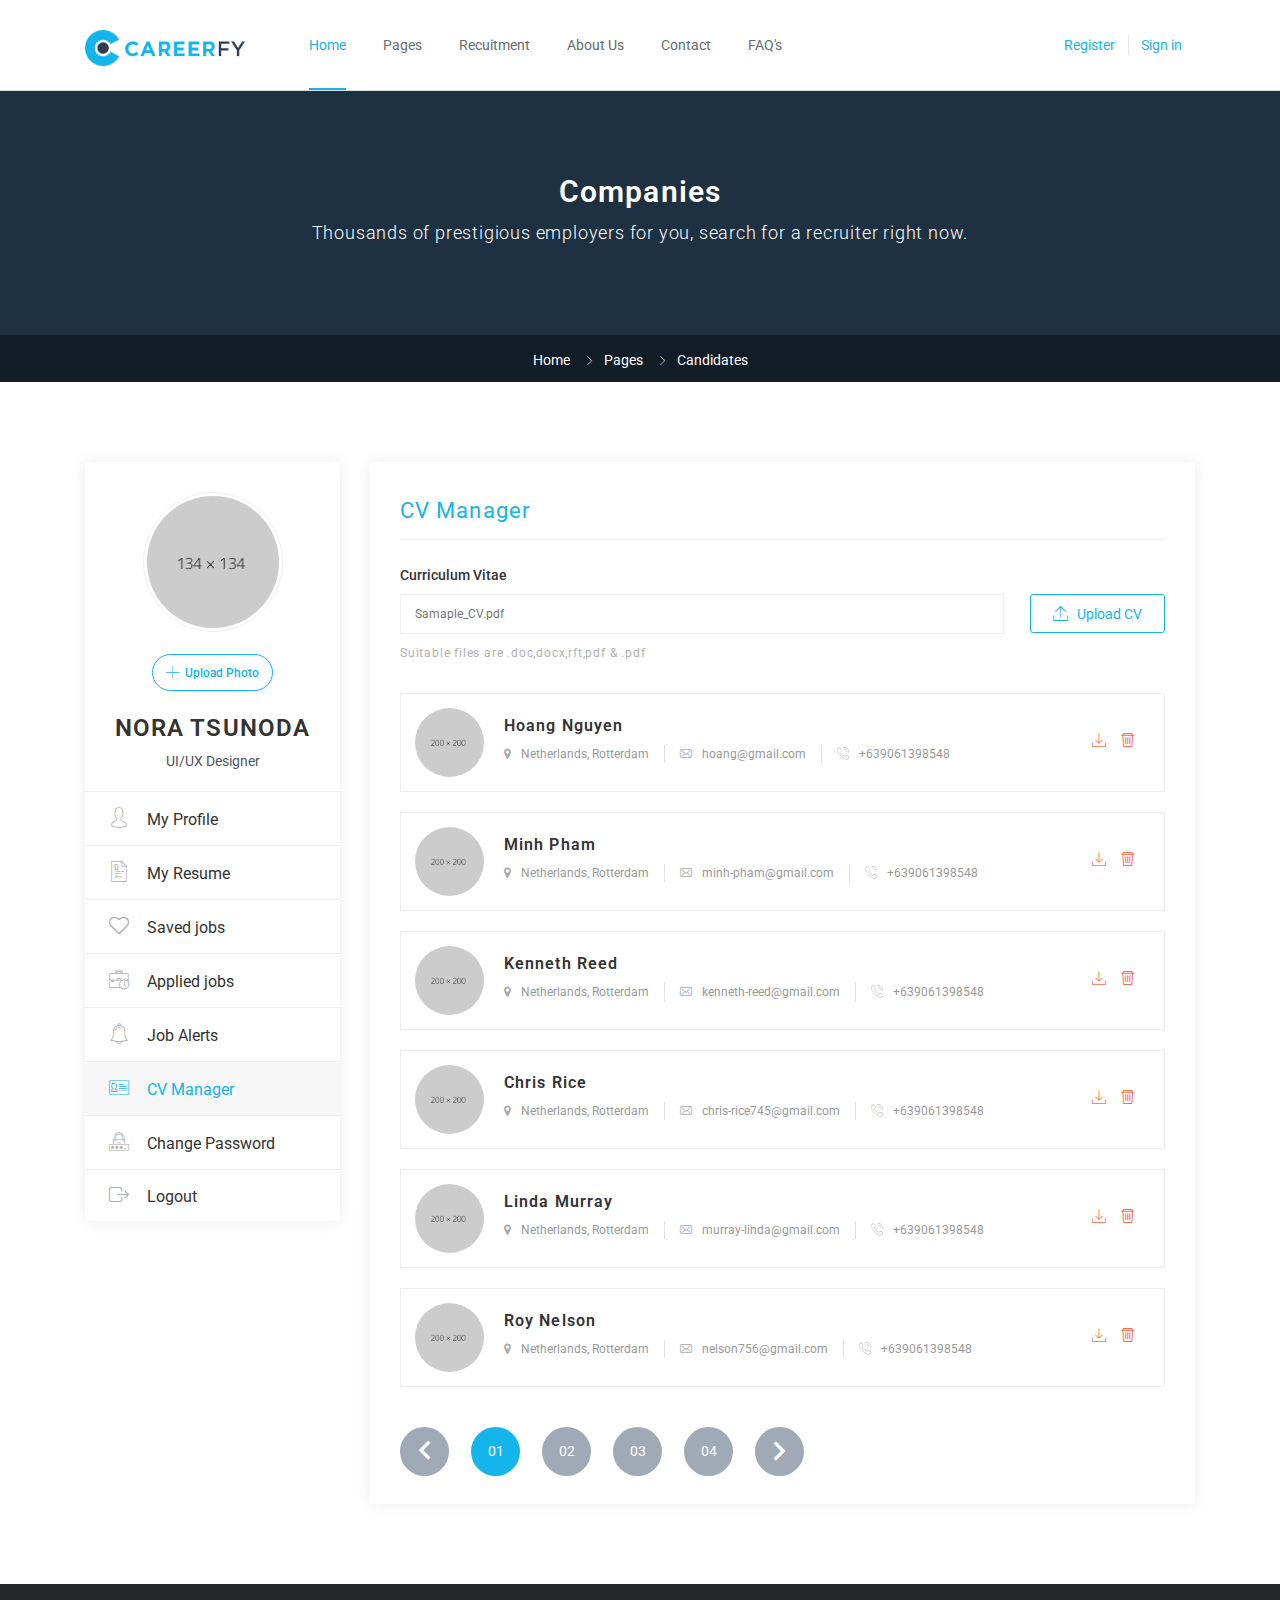
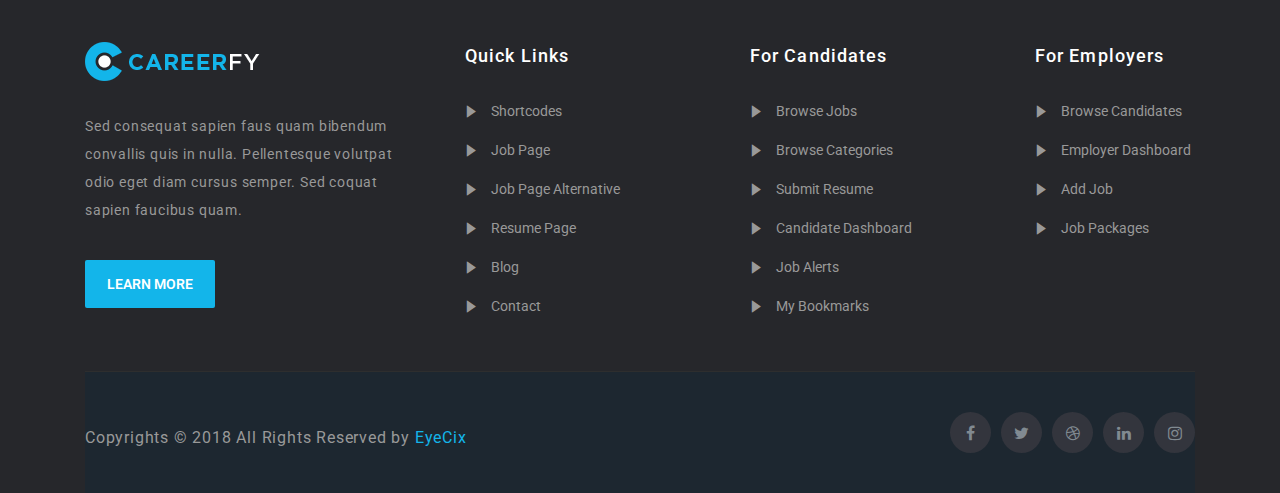
<file: candidate-dashboard-cv-manager.html>
<!DOCTYPE html>
<html lang="en">

<head>
    <meta charset="utf-8">
    <meta http-equiv="X-UA-Compatible" content="IE=edge">
    <meta name="viewport" content="width=device-width, initial-scale=1">
    <title>Candidate CV Manager</title>
    
    <!-- Css -->
    <link href="css/bootstrap.css" rel="stylesheet">
    <link href="css/font-awesome.css" rel="stylesheet">
    <link href="css/flaticon.css" rel="stylesheet">
    <link href="css/slick-slider.css" rel="stylesheet">
    <link href="plugin-css/fancybox.css" rel="stylesheet">
    <link href="plugin-css/plugin.css" rel="stylesheet">
    <link href="css/color.css" rel="stylesheet">
    <link href="style.css" rel="stylesheet">
    <link href="css/responsive.css" rel="stylesheet">
    <link href="https://fonts.googleapis.com/css?family=Roboto:100,100i,300,300i,400,400i,500,500i,700,700i,900,900i&amp;subset=cyrillic-ext,vietnamese" rel="stylesheet">
    
    <!-- HTML5 shim and Respond.js for IE8 support of HTML5 elements and media queries -->
    <!-- WARNING: Respond.js doesn't work if you view the page via file:// -->
    <!--[if lt IE 9]>
      <script src="https://oss.maxcdn.com/html5shiv/3.7.3/html5shiv.min.js"></script>
      <script src="https://oss.maxcdn.com/respond/1.4.2/respond.min.js"></script>
    <![endif]-->
</head>

<body>
    
    <!-- Wrapper -->
    <div class="careerfy-wrapper">

        <!-- Header -->
        <header id="careerfy-header" class="careerfy-header-one">
            <div class="container">
                <div class="row">
                    <aside class="col-md-2"><a href="index.html" class="careerfy-logo"><img src="images/logo.png"
                                                                                            alt=""></a></aside>
                    <aside class="col-md-6">
                        <nav class="careerfy-navigation">
                            <div class="navbar-header">
                                <button type="button" class="navbar-toggle collapsed" data-toggle="collapse"
                                        data-target="#careerfy-navbar-collapse-1" aria-expanded="false">
                                    <span class="icon-bar"></span>
                                    <span class="icon-bar"></span>
                                    <span class="icon-bar"></span>
                                </button>
                            </div>
                            <div class="collapse navbar-collapse" id="careerfy-navbar-collapse-1">
                                <ul class="navbar-nav">
                                    <li class="active"><a href="index.html">Home</a>
                                    </li>
                                    <li><a href="#">Pages</a>
                                        <ul class="sub-menu">
                                            <li><a href="job-grid-with-filters.html">Job Grid W/filter</a></li>
                                            <li><a href="job-detail-four.html">Job Detail</a></li>
                                        </ul>
                                    </li>
                                    <li><a href="#">Recuitment</a>
                                        <ul class="sub-menu">
                                            <li><a href="candidate-dashboard-applied-jobs.html">Applied Jobs</a></li>
                                            <li><a href="candidate-dashboard-changed-password.html">Changed Password</a>
                                            </li>
                                            <li><a href="candidate-dashboard-cv-manager.html">CV Manager</a></li>
                                            <li><a href="candidate-dashboard-job-alert.html">Job Alert</a></li>
                                            <li><a href="candidate-dashboard-profile-seting.html">Profile Setting</a></li>
                                            <li><a href="candidate-dashboard-resume.html">Candidate Resume</a></li>
                                            <li><a href="candidate-dashboard-saved-jobs.html">Saved Jobs</a></li>
                                        </ul>
                                    </li>
                                    <li><a href="about-us.html">About Us</a></li>
                                    <li><a href="contact-us.html">Contact</a></li>
                                    <li><a href="faq.html">FAQ's</a></li>
                                </ul>
                            </div>
                        </nav>
                    </aside>
                    <aside class="col-md-4">
                        <div class="careerfy-right">
                            <ul class="careerfy-user-section">
                                <li><a class="careerfy-color careerfy-open-signin-tab" href="#">Register</a></li>
                                <li><a class="careerfy-color careerfy-open-signup-tab" href="#">Sign in</a></li>
                            </ul>
                        </div>
                    </aside>
                </div>
            </div>
        </header>
        <!-- Header -->
        
        <!-- SubHeader -->
        <div class="careerfy-subheader careerfy-subheader-without-bg">
            <div class="container">
                <div class="row">
                    <div class="col-md-12">
                        <div class="careerfy-page-title">
                            <h1>Companies</h1>
                            <p>Thousands of prestigious employers for you, search for a recruiter right now.</p>
                        </div>
                    </div>
                </div>
            </div>
            <div class="clearfix"></div>
            <div class="careerfy-breadcrumb">
                <ul>
                    <li><a href="#">Home</a></li>
                    <li><a href="#">Pages</a></li>
                    <li>Candidates</li>
                </ul>
            </div>
        </div>
        <!-- SubHeader -->

        <!-- Main Content -->
        <div class="careerfy-main-content">
            
            <!-- Main Section -->
            <div class="careerfy-main-section careerfy-dashboard-full">
                <div class="container">
                    <div class="row">

                        <aside class="careerfy-column-3">
                            <div class="careerfy-typo-wrap">
                                <div class="careerfy-employer-dashboard-nav">
                                    <figure>
                                        <a href="#" class="employer-dashboard-thumb"><img src="extra-images/candidate-dashboard-navthumb.jpg" alt=""></a>
                                        <figcaption>
                                            <div class="careerfy-fileUpload">
                                                <span><i class="careerfy-icon careerfy-add"></i> Upload Photo</span>
                                                <input type="file" class="careerfy-upload" />
                                            </div>
                                            <h2>Nora Tsunoda</h2>
                                            <span class="careerfy-dashboard-subtitle">UI/UX Designer</span>
                                        </figcaption>
                                    </figure>
                                    <ul>
                                        <li><a href="candidate-dashboard-profile-seting.html"><i class="careerfy-icon careerfy-user"></i> My Profile</a></li>
                                        <li><a href="candidate-dashboard-resume.html"><i class="careerfy-icon careerfy-resume"></i> My Resume</a></li>
                                        <li><a href="candidate-dashboard-saved-jobs.html"><i class="careerfy-icon careerfy-heart"></i> Saved jobs</a></li>
                                        <li><a href="candidate-dashboard-applied-jobs.html"><i class="careerfy-icon careerfy-briefcase-1"></i> Applied jobs</a></li>
                                        <li><a href="candidate-dashboard-job-alert.html"><i class="careerfy-icon careerfy-alarm"></i> Job Alerts</a></li>
                                        <li class="active"><a href="candidate-dashboard-cv-manager.html"><i class="careerfy-icon careerfy-id-card"></i> CV Manager</a></li>
                                        <li><a href="candidate-dashboard-changed-password.html"><i class="careerfy-icon careerfy-multimedia"></i> Change Password</a></li>
                                        <li><a href="index.html"><i class="careerfy-icon careerfy-logout"></i> Logout</a></li>
                                    </ul>
                                </div>
                            </div>
                        </aside>
                        <div class="careerfy-column-9">
                            <div class="careerfy-typo-wrap">
                                <div class="careerfy-employer-box-section">
                                    <div class="careerfy-profile-title">
                                        <h2>CV Manager</h2>
                                    </div>
                                    <div class="careerfy-upload-cv">
                                        <small>Curriculum Vitae</small>
                                        <input class="careerfy-disabled-input" id="careerfy-uploadfile" placeholder="Samaple_CV.pdf" disabled="disabled" />
                                        <div class="careerfy-cvupload-file">
                                            <span><i class="careerfy-icon careerfy-arrows-2"></i> Upload CV</span>
                                            <input id="careerfy-uploadbtn" type="file" class="careerfy-upload-btn" />
                                        </div>
                                        <p>Suitable files are .doc,docx,rft,pdf & .pdf</p>
                                    </div>
                                    <div class="careerfy-cv-manager-list">
                                        <ul class="careerfy-row">
                                            <li class="careerfy-column-12">
                                                <div class="careerfy-cv-manager-wrap">
                                                    <a href="#" class="careerfy-cv-manager-thumb"><img src="extra-images/candidate-01.jpg" alt=""></a>
                                                    <div class="careerfy-cv-manager-text">
                                                        <div class="careerfy-cv-manager-left">
                                                            <h2><a href="#">Hoang Nguyen</a></h2>
                                                            <ul>
                                                                <li><i class="fa fa-map-marker"></i> Netherlands, Rotterdam</li>
                                                                <li><i class="careerfy-icon careerfy-envelope"></i> <a href="#">hoang@gmail.com</a></li>
                                                                <li><i class="careerfy-icon careerfy-technology"></i> +639061398548</li>
                                                            </ul>
                                                        </div>
                                                        <a href="#" class="careerfy-cv-manager-link"><i class="careerfy-icon careerfy-rubbish"></i></a>
                                                        <a href="#" class="careerfy-cv-manager-link"><i class="careerfy-icon careerfy-download-arrow"></i></a>
                                                    </div>
                                                </div>
                                            </li>
                                            <li class="careerfy-column-12">
                                                <div class="careerfy-cv-manager-wrap">
                                                    <a href="#" class="careerfy-cv-manager-thumb"><img src="extra-images/candidate-02.jpg" alt=""></a>
                                                    <div class="careerfy-cv-manager-text">
                                                        <div class="careerfy-cv-manager-left">
                                                            <h2><a href="#">Minh Pham</a></h2>
                                                            <ul>
                                                                <li><i class="fa fa-map-marker"></i> Netherlands, Rotterdam</li>
                                                                <li><i class="careerfy-icon careerfy-envelope"></i> <a href="#">minh-pham@gmail.com</a></li>
                                                                <li><i class="careerfy-icon careerfy-technology"></i> +639061398548</li>
                                                            </ul>
                                                        </div>
                                                        <a href="#" class="careerfy-cv-manager-link"><i class="careerfy-icon careerfy-rubbish"></i></a>
                                                        <a href="#" class="careerfy-cv-manager-link"><i class="careerfy-icon careerfy-download-arrow"></i></a>
                                                    </div>
                                                </div>
                                            </li>
                                            <li class="careerfy-column-12">
                                                <div class="careerfy-cv-manager-wrap">
                                                    <a href="#" class="careerfy-cv-manager-thumb"><img src="extra-images/candidate-03.jpg" alt=""></a>
                                                    <div class="careerfy-cv-manager-text">
                                                        <div class="careerfy-cv-manager-left">
                                                            <h2><a href="#">Kenneth Reed</a></h2>
                                                            <ul>
                                                                <li><i class="fa fa-map-marker"></i> Netherlands, Rotterdam</li>
                                                                <li><i class="careerfy-icon careerfy-envelope"></i> <a href="#">kenneth-reed@gmail.com</a></li>
                                                                <li><i class="careerfy-icon careerfy-technology"></i> +639061398548</li>
                                                            </ul>
                                                        </div>
                                                        <a href="#" class="careerfy-cv-manager-link"><i class="careerfy-icon careerfy-rubbish"></i></a>
                                                        <a href="#" class="careerfy-cv-manager-link"><i class="careerfy-icon careerfy-download-arrow"></i></a>
                                                    </div>
                                                </div>
                                            </li>
                                            <li class="careerfy-column-12">
                                                <div class="careerfy-cv-manager-wrap">
                                                    <a href="#" class="careerfy-cv-manager-thumb"><img src="extra-images/candidate-04.jpg" alt=""></a>
                                                    <div class="careerfy-cv-manager-text">
                                                        <div class="careerfy-cv-manager-left">
                                                            <h2><a href="#">Chris Rice</a></h2>
                                                            <ul>
                                                                <li><i class="fa fa-map-marker"></i> Netherlands, Rotterdam</li>
                                                                <li><i class="careerfy-icon careerfy-envelope"></i> <a href="#">chris-rice745@gmail.com</a></li>
                                                                <li><i class="careerfy-icon careerfy-technology"></i> +639061398548</li>
                                                            </ul>
                                                        </div>
                                                        <a href="#" class="careerfy-cv-manager-link"><i class="careerfy-icon careerfy-rubbish"></i></a>
                                                        <a href="#" class="careerfy-cv-manager-link"><i class="careerfy-icon careerfy-download-arrow"></i></a>
                                                    </div>
                                                </div>
                                            </li>
                                            <li class="careerfy-column-12">
                                                <div class="careerfy-cv-manager-wrap">
                                                    <a href="#" class="careerfy-cv-manager-thumb"><img src="extra-images/candidate-05.jpg" alt=""></a>
                                                    <div class="careerfy-cv-manager-text">
                                                        <div class="careerfy-cv-manager-left">
                                                            <h2><a href="#">Linda Murray</a></h2>
                                                            <ul>
                                                                <li><i class="fa fa-map-marker"></i> Netherlands, Rotterdam</li>
                                                                <li><i class="careerfy-icon careerfy-envelope"></i> <a href="#">murray-linda@gmail.com</a></li>
                                                                <li><i class="careerfy-icon careerfy-technology"></i> +639061398548</li>
                                                            </ul>
                                                        </div>
                                                        <a href="#" class="careerfy-cv-manager-link"><i class="careerfy-icon careerfy-rubbish"></i></a>
                                                        <a href="#" class="careerfy-cv-manager-link"><i class="careerfy-icon careerfy-download-arrow"></i></a>
                                                    </div>
                                                </div>
                                            </li>
                                            <li class="careerfy-column-12">
                                                <div class="careerfy-cv-manager-wrap">
                                                    <a href="#" class="careerfy-cv-manager-thumb"><img src="extra-images/candidate-06.jpg" alt=""></a>
                                                    <div class="careerfy-cv-manager-text">
                                                        <div class="careerfy-cv-manager-left">
                                                            <h2><a href="#">Roy Nelson</a></h2>
                                                            <ul>
                                                                <li><i class="fa fa-map-marker"></i> Netherlands, Rotterdam</li>
                                                                <li><i class="careerfy-icon careerfy-envelope"></i> <a href="#">nelson756@gmail.com</a></li>
                                                                <li><i class="careerfy-icon careerfy-technology"></i> +639061398548</li>
                                                            </ul>
                                                        </div>
                                                        <a href="#" class="careerfy-cv-manager-link"><i class="careerfy-icon careerfy-rubbish"></i></a>
                                                        <a href="#" class="careerfy-cv-manager-link"><i class="careerfy-icon careerfy-download-arrow"></i></a>
                                                    </div>
                                                </div>
                                            </li>
                                        </ul>
                                    </div>
                                    <!-- Pagination -->
                                    <div class="careerfy-pagination-blog">
                                        <ul class="page-numbers">
                                            <li><a class="prev page-numbers" href="#"><span><i class="careerfy-icon careerfy-arrows4"></i></span></a></li>
                                            <li><span class="page-numbers current">01</span></li>
                                            <li><a class="page-numbers" href="#">02</a></li>
                                            <li><a class="page-numbers" href="#">03</a></li>
                                            <li><a class="page-numbers" href="#">04</a></li>
                                            <li><a class="next page-numbers" href="#"><span><i class="careerfy-icon careerfy-arrows4"></i></span></a></li>
                                        </ul>
                                    </div>
                                </div>
                            </div>
                        </div>

                    </div>
                </div>
            </div>
            <!-- Main Section -->

        </div>
        <!-- Main Content -->
        
        <!-- Footer -->
        <footer id="careerfy-footer" class="careerfy-footer-one">
            <div class="container">
                <!-- Footer Widget -->
                <div class="careerfy-footer-widget">
                    <div class="row">
                        <aside class="widget col-md-4 widget_contact_info">
                            <div class="widget_contact_wrap">
                                <a class="careerfy-footer-logo" href="index.html"><img src="images/footer-logo.png" alt=""></a>
                                <p>Sed consequat sapien faus quam bibendum convallis quis in nulla. Pellentesque volutpat odio eget diam cursus semper. Sed coquat sapien faucibus quam.</p>
                                <a href="#" class="careerfy-classic-btn careerfy-bgcolor">Learn more</a>
                            </div>
                        </aside>
                        <aside class="widget col-md-3 widget_nav_manu">
                            <div class="footer-widget-title"><h2>Quick Links</h2></div>
                            <ul>
                                <li><a href="#">Shortcodes</a></li>
                                <li><a href="#">Job Page</a></li>
                                <li><a href="#">Job Page Alternative</a></li>
                                <li><a href="#">Resume Page</a></li>
                                <li><a href="#">Blog</a></li>
                                <li><a href="#">Contact</a></li>
                            </ul>
                        </aside>
                        <aside class="widget col-md-3 widget_nav_manu">
                            <div class="footer-widget-title"><h2>For Candidates</h2></div>
                            <ul>
                                <li><a href="#">Browse Jobs</a></li>
                                <li><a href="#">Browse Categories</a></li>
                                <li><a href="#">Submit Resume</a></li>
                                <li><a href="#">Candidate Dashboard</a></li>
                                <li><a href="#">Job Alerts</a></li>
                                <li><a href="#">My Bookmarks</a></li>
                            </ul>
                        </aside>
                        <aside class="widget col-md-2 widget_nav_manu">
                            <div class="footer-widget-title"><h2>For Employers</h2></div>
                            <ul>
                                <li><a href="#">Browse Candidates</a></li>
                                <li><a href="#">Employer Dashboard</a></li>
                                <li><a href="#">Add Job</a></li>
                                <li><a href="#">Job Packages</a></li>
                            </ul>
                        </aside>
                    </div>
                </div>
                <!-- Footer Widget -->
                <!-- CopyRight -->
                <div class="careerfy-copyright">
                    <p>Copyrights © 2018 All Rights Reserved by <a href="#" class="careerfy-color">EyeCix</a></p>
                    <ul class="careerfy-social-network">
                        <li><a href="#" class="careerfy-bgcolorhover fa fa-facebook"></a></li>
                        <li><a href="#" class="careerfy-bgcolorhover fa fa-twitter"></a></li>
                        <li><a href="#" class="careerfy-bgcolorhover fa fa-dribbble"></a></li>
                        <li><a href="#" class="careerfy-bgcolorhover fa fa-linkedin"></a></li>
                        <li><a href="#" class="careerfy-bgcolorhover fa fa-instagram"></a></li>
                    </ul>
                </div>
                <!-- CopyRight -->
            </div>
        </footer>
        <!-- Footer -->

    </div>
    <!-- Wrapper -->

    <!-- ModalLogin Box -->
    <div class="careerfy-modal fade careerfy-typo-wrap" id="JobSearchModalSignup">
        <div class="modal-inner-area">&nbsp;</div>
        <div class="modal-content-area">
            <div class="modal-box-area">

                <div class="careerfy-modal-title-box">
                    <h2>Login to your account</h2>
                    <span class="modal-close"><i class="fa fa-times"></i></span>
                </div>
                <form>
                    <div class="careerfy-box-title">
                        <span>Choose your Account Type</span>
                    </div>
                    <div class="careerfy-user-options">
                        <ul>
                            <li class="active">
                                <a href="#">
                                     <i class="careerfy-icon careerfy-user"></i>
                                     <span>Candidate</span>
                                     <small>I want to discover awesome companies.</small>
                                </a>
                            </li>
                            <li>
                                <a href="#">
                                     <i class="careerfy-icon careerfy-building"></i>
                                     <span>Employer</span>
                                     <small>I want to attract the best talent.</small>
                                </a>
                            </li>
                        </ul>
                    </div>
                    <div class="careerfy-user-form">
                        <ul>
                            <li>
                                <label>Email Address:</label>
                                <input value="Enter Your Email Address" onblur="if(this.value == '') { this.value ='Enter Your Email Address'; }" onfocus="if(this.value =='Enter Your Email Address') { this.value = ''; }" type="text">
                                <i class="careerfy-icon careerfy-mail"></i>
                            </li>
                            <li>
                                <label>Password:</label>
                                <input value="Enter Password" onblur="if(this.value == '') { this.value ='Enter Password'; }" onfocus="if(this.value =='Enter Password') { this.value = ''; }" type="text">
                                <i class="careerfy-icon careerfy-multimedia"></i>
                            </li>
                            <li>
                                <input type="submit" value="Sign In">
                            </li>
                        </ul>
                        <div class="clearfix"></div>
                        <div class="careerfy-user-form-info">
                            <p>Forgot Password? | <a href="#">Sign Up</a></p>
                            <div class="careerfy-checkbox">
                                <input type="checkbox" id="r10" name="rr" />
                                <label for="r10"><span></span> Remember Password</label>
                            </div>
                        </div>
                    </div>
                    <div class="careerfy-box-title careerfy-box-title-sub">
                        <span>Or Sign In With</span>
                    </div>
                    <div class="clearfix"></div>
                    <ul class="careerfy-login-media">
                        <li><a href="#"><i class="fa fa-facebook"></i> Sign In with Facebook</a></li>
                        <li><a href="#" data-original-title="google"><i class="fa fa-google"></i> Sign In with Google</a></li>
                        <li><a href="#" data-original-title="twitter"><i class="fa fa-twitter"></i> Sign In with Twitter</a></li>
                        <li><a href="#" data-original-title="linkedin"><i class="fa fa-linkedin"></i> Sign In with LinkedIn</a></li>
                    </ul>
                </form>
                
            </div>
        </div>
    </div>
    <!-- Modal Signup Box -->
    <div class="careerfy-modal fade careerfy-typo-wrap" id="JobSearchModalLogin">
        <div class="modal-inner-area">&nbsp;</div>
        <div class="modal-content-area">
            <div class="modal-box-area">

                <div class="careerfy-modal-title-box">
                    <h2>Signup to your account</h2>
                    <span class="modal-close"><i class="fa fa-times"></i></span>
                </div>
                <form>
                    <div class="careerfy-box-title">
                        <span>Choose your Account Type</span>
                    </div>
                    <div class="careerfy-user-options">
                        <ul>
                            <li class="active">
                                <a href="#">
                                     <i class="careerfy-icon careerfy-user"></i>
                                     <span>Candidate</span>
                                     <small>I want to discover awesome companies.</small>
                                </a>
                            </li>
                            <li>
                                <a href="#">
                                     <i class="careerfy-icon careerfy-building"></i>
                                     <span>Employer</span>
                                     <small>I want to attract the best talent.</small>
                                </a>
                            </li>
                        </ul>
                    </div>
                    <div class="careerfy-user-form careerfy-user-form-coltwo">
                        <ul>
                            <li>
                                <label>First Name:</label>
                                <input value="Enter Your Name" onblur="if(this.value == '') { this.value ='Enter Your Name'; }" onfocus="if(this.value =='Enter Your Name') { this.value = ''; }" type="text">
                                <i class="careerfy-icon careerfy-user"></i>
                            </li>
                            <li>
                                <label>Last Name:</label>
                                <input value="Enter Your Name" onblur="if(this.value == '') { this.value ='Enter Your Name'; }" onfocus="if(this.value =='Enter Your Name') { this.value = ''; }" type="text">
                                <i class="careerfy-icon careerfy-user"></i>
                            </li>
                            <li>
                                <label>Email Address:</label>
                                <input value="Enter Your Email Address" onblur="if(this.value == '') { this.value ='Enter Your Email Address'; }" onfocus="if(this.value =='Enter Your Email Address') { this.value = ''; }" type="text">
                                <i class="careerfy-icon careerfy-mail"></i>
                            </li>
                            <li>
                                <label>Phone Number:</label>
                                <input value="Enter Your Phone Number" onblur="if(this.value == '') { this.value ='Enter Your Phone Number'; }" onfocus="if(this.value =='Enter Your Phone Number') { this.value = ''; }" type="text">
                                <i class="careerfy-icon careerfy-technology"></i>
                            </li>
                            <li class="careerfy-user-form-coltwo-full">
                                <label>Categories:</label>
                                <div class="careerfy-profile-select">
                                    <select>
                                        <option>Sales & Marketing</option>
                                        <option>Sales & Marketing</option>
                                    </select>
                                </div>
                            </li>
                            <li class="careerfy-user-form-coltwo-full">
                                <img src="extra-images/login-robot.png" alt="">
                            </li>
                            <li class="careerfy-user-form-coltwo-full">
                                <input type="submit" value="Sign Up">
                            </li>
                        </ul>
                    </div>
                    <div class="careerfy-box-title careerfy-box-title-sub">
                        <span>Or Sign Up With</span>
                    </div>
                    <div class="clearfix"></div>
                    <ul class="careerfy-login-media">
                        <li><a href="#"><i class="fa fa-facebook"></i> Sign In with Facebook</a></li>
                        <li><a href="#" data-original-title="google"><i class="fa fa-google"></i> Sign In with Google</a></li>
                        <li><a href="#" data-original-title="twitter"><i class="fa fa-twitter"></i> Sign In with Twitter</a></li>
                        <li><a href="#" data-original-title="linkedin"><i class="fa fa-linkedin"></i> Sign In with LinkedIn</a></li>
                    </ul>
                </form>
                
            </div>
        </div>
    </div>

    <!-- jQuery (necessary for Bootstrap's JavaScript plugins) -->
    <script src="script/jquery.js"></script>
    <script src="script/bootstrap.js"></script>
    <script src="script/slick-slider.js"></script>
    <script src="plugin-script/counter.js"></script>
    <script src="plugin-script/fancybox.pack.js"></script>
    <script src="plugin-script/isotope.min.js"></script>
    <script src="plugin-script/functions.js"></script>
    <script src="script/functions.js"></script>

</body>

</html>
</file>
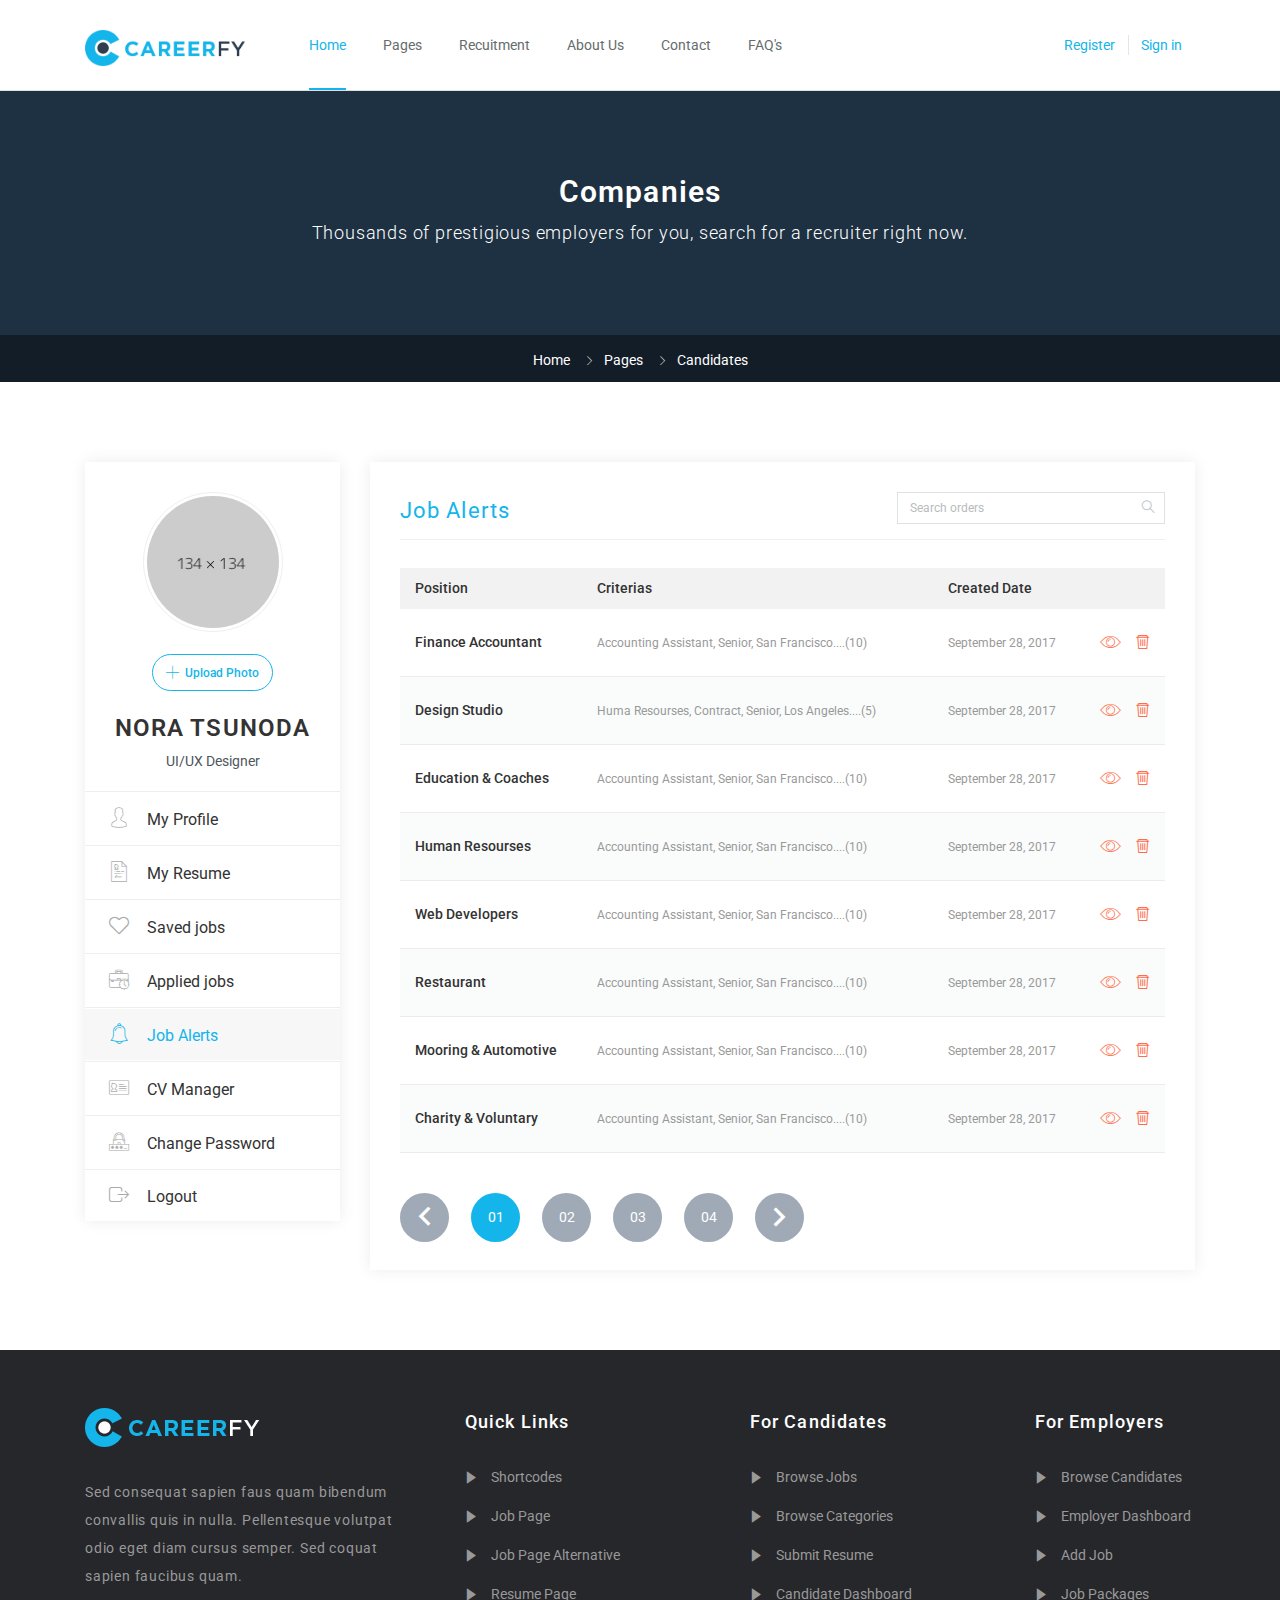
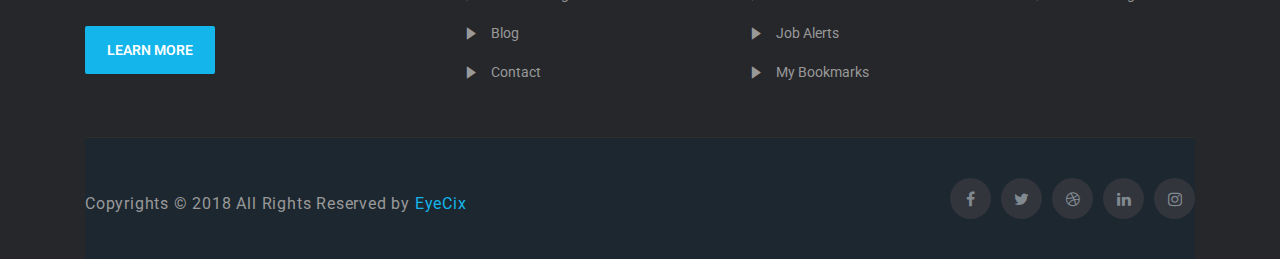
<file: candidate-dashboard-job-alert.html>
<!DOCTYPE html>
<html lang="en">

<head>
    <meta charset="utf-8">
    <meta http-equiv="X-UA-Compatible" content="IE=edge">
    <meta name="viewport" content="width=device-width, initial-scale=1">
    <title>Candidate Job Alert</title>
    
    <!-- Css -->
    <link href="css/bootstrap.css" rel="stylesheet">
    <link href="css/font-awesome.css" rel="stylesheet">
    <link href="css/flaticon.css" rel="stylesheet">
    <link href="css/slick-slider.css" rel="stylesheet">
    <link href="plugin-css/fancybox.css" rel="stylesheet">
    <link href="plugin-css/plugin.css" rel="stylesheet">
    <link href="css/color.css" rel="stylesheet">
    <link href="style.css" rel="stylesheet">
    <link href="css/responsive.css" rel="stylesheet">
    <link href="https://fonts.googleapis.com/css?family=Roboto:100,100i,300,300i,400,400i,500,500i,700,700i,900,900i&amp;subset=cyrillic-ext,vietnamese" rel="stylesheet">
    
    <!-- HTML5 shim and Respond.js for IE8 support of HTML5 elements and media queries -->
    <!-- WARNING: Respond.js doesn't work if you view the page via file:// -->
    <!--[if lt IE 9]>
      <script src="https://oss.maxcdn.com/html5shiv/3.7.3/html5shiv.min.js"></script>
      <script src="https://oss.maxcdn.com/respond/1.4.2/respond.min.js"></script>
    <![endif]-->
</head>

<body>
    
    <!-- Wrapper -->
    <div class="careerfy-wrapper">

        <!-- Header -->
        <header id="careerfy-header" class="careerfy-header-one">
            <div class="container">
                <div class="row">
                    <aside class="col-md-2"><a href="index.html" class="careerfy-logo"><img src="images/logo.png"
                                                                                            alt=""></a></aside>
                    <aside class="col-md-6">
                        <nav class="careerfy-navigation">
                            <div class="navbar-header">
                                <button type="button" class="navbar-toggle collapsed" data-toggle="collapse"
                                        data-target="#careerfy-navbar-collapse-1" aria-expanded="false">
                                    <span class="icon-bar"></span>
                                    <span class="icon-bar"></span>
                                    <span class="icon-bar"></span>
                                </button>
                            </div>
                            <div class="collapse navbar-collapse" id="careerfy-navbar-collapse-1">
                                <ul class="navbar-nav">
                                    <li class="active"><a href="index.html">Home</a>
                                    </li>
                                    <li><a href="#">Pages</a>
                                        <ul class="sub-menu">
                                            <li><a href="job-grid-with-filters.html">Job Grid W/filter</a></li>
                                            <li><a href="job-detail-four.html">Job Detail</a></li>
                                        </ul>
                                    </li>
                                    <li><a href="#">Recuitment</a>
                                        <ul class="sub-menu">
                                            <li><a href="candidate-dashboard-applied-jobs.html">Applied Jobs</a></li>
                                            <li><a href="candidate-dashboard-changed-password.html">Changed Password</a>
                                            </li>
                                            <li><a href="candidate-dashboard-cv-manager.html">CV Manager</a></li>
                                            <li><a href="candidate-dashboard-job-alert.html">Job Alert</a></li>
                                            <li><a href="candidate-dashboard-profile-seting.html">Profile Setting</a></li>
                                            <li><a href="candidate-dashboard-resume.html">Candidate Resume</a></li>
                                            <li><a href="candidate-dashboard-saved-jobs.html">Saved Jobs</a></li>
                                        </ul>
                                    </li>
                                    <li><a href="about-us.html">About Us</a></li>
                                    <li><a href="contact-us.html">Contact</a></li>
                                    <li><a href="faq.html">FAQ's</a></li>
                                </ul>
                            </div>
                        </nav>
                    </aside>
                    <aside class="col-md-4">
                        <div class="careerfy-right">
                            <ul class="careerfy-user-section">
                                <li><a class="careerfy-color careerfy-open-signin-tab" href="#">Register</a></li>
                                <li><a class="careerfy-color careerfy-open-signup-tab" href="#">Sign in</a></li>
                            </ul>
                        </div>
                    </aside>
                </div>
            </div>
        </header>
        <!-- Header -->
        
        <!-- SubHeader -->
        <div class="careerfy-subheader careerfy-subheader-without-bg">
            <div class="container">
                <div class="row">
                    <div class="col-md-12">
                        <div class="careerfy-page-title">
                            <h1>Companies</h1>
                            <p>Thousands of prestigious employers for you, search for a recruiter right now.</p>
                        </div>
                    </div>
                </div>
            </div>
            <div class="clearfix"></div>
            <div class="careerfy-breadcrumb">
                <ul>
                    <li><a href="#">Home</a></li>
                    <li><a href="#">Pages</a></li>
                    <li>Candidates</li>
                </ul>
            </div>
        </div>
        <!-- SubHeader -->

        <!-- Main Content -->
        <div class="careerfy-main-content">
            
            <!-- Main Section -->
            <div class="careerfy-main-section careerfy-dashboard-full">
                <div class="container">
                    <div class="row">

                        <aside class="careerfy-column-3">
                            <div class="careerfy-typo-wrap">
                                <div class="careerfy-employer-dashboard-nav">
                                    <figure>
                                        <a href="#" class="employer-dashboard-thumb"><img src="extra-images/candidate-dashboard-navthumb.jpg" alt=""></a>
                                        <figcaption>
                                            <div class="careerfy-fileUpload">
                                                <span><i class="careerfy-icon careerfy-add"></i> Upload Photo</span>
                                                <input type="file" class="careerfy-upload" />
                                            </div>
                                            <h2>Nora Tsunoda</h2>
                                            <span class="careerfy-dashboard-subtitle">UI/UX Designer</span>
                                        </figcaption>
                                    </figure>
                                    <ul>
                                        <li><a href="candidate-dashboard-profile-seting.html"><i class="careerfy-icon careerfy-user"></i> My Profile</a></li>
                                        <li><a href="candidate-dashboard-resume.html"><i class="careerfy-icon careerfy-resume"></i> My Resume</a></li>
                                        <li><a href="candidate-dashboard-saved-jobs.html"><i class="careerfy-icon careerfy-heart"></i> Saved jobs</a></li>
                                        <li><a href="candidate-dashboard-applied-jobs.html"><i class="careerfy-icon careerfy-briefcase-1"></i> Applied jobs</a></li>
                                        <li class="active"><a href="candidate-dashboard-job-alert.html"><i class="careerfy-icon careerfy-alarm"></i> Job Alerts</a></li>
                                        <li><a href="candidate-dashboard-cv-manager.html"><i class="careerfy-icon careerfy-id-card"></i> CV Manager</a></li>
                                        <li><a href="candidate-dashboard-changed-password.html"><i class="careerfy-icon careerfy-multimedia"></i> Change Password</a></li>
                                        <li><a href="index.html"><i class="careerfy-icon careerfy-logout"></i> Logout</a></li>
                                    </ul>
                                </div>
                            </div>
                        </aside>
                        <div class="careerfy-column-9">
                            <div class="careerfy-typo-wrap">
                                <div class="careerfy-employer-box-section">
                                    <div class="careerfy-profile-title">
                                        <h2>Job Alerts</h2>
                                        <form class="careerfy-employer-search">
                                            <input value="Search orders" onblur="if(this.value == '') { this.value ='Search orders'; }" onfocus="if(this.value =='Search orders') { this.value = ''; }" type="text">
                                            <input value="" type="submit">
                                            <i class="careerfy-icon careerfy-search"></i>
                                        </form>
                                    </div>
                                    <div class="careerfy-job-alerts">
                                        <div class="careerfy-job-alerts-wrap">
                                            <table>
                                                <thead>
                                                    <tr>
                                                        <th>Position</th>
                                                        <th>Criterias</th>
                                                        <th>Created Date</th>
                                                        <th></th>
                                                    </tr>
                                                </thead>
                                                <tbody>
                                                    <tr>
                                                        <td>
                                                            <span>Finance Accountant</span>
                                                        </td>
                                                        <td>Accounting Assistant, Senior, San Francisco....(10)</td>
                                                        <td>September 28, 2017</td>
                                                        <td>
                                                            <a href="#" class="careerfy-savedjobs-links"><i class="careerfy-icon careerfy-rubbish"></i></a>
                                                            <a href="#" class="careerfy-savedjobs-links"><i class="careerfy-icon careerfy-view"></i></a>
                                                        </td>
                                                    </tr>
                                                    <tr>
                                                        <td>
                                                            <span>Design Studio</span>
                                                        </td>
                                                        <td>Huma Resourses, Contract, Senior, Los Angeles....(5)</td>
                                                        <td>September 28, 2017</td>
                                                        <td>
                                                            <a href="#" class="careerfy-savedjobs-links"><i class="careerfy-icon careerfy-rubbish"></i></a>
                                                            <a href="#" class="careerfy-savedjobs-links"><i class="careerfy-icon careerfy-view"></i></a>
                                                        </td>
                                                    </tr>
                                                    <tr>
                                                        <td>
                                                            <span>Education & Coaches</span>
                                                        </td>
                                                        <td>Accounting Assistant, Senior, San Francisco....(10)</td>
                                                        <td>September 28, 2017</td>
                                                        <td>
                                                            <a href="#" class="careerfy-savedjobs-links"><i class="careerfy-icon careerfy-rubbish"></i></a>
                                                            <a href="#" class="careerfy-savedjobs-links"><i class="careerfy-icon careerfy-view"></i></a>
                                                        </td>
                                                    </tr>
                                                    <tr>
                                                        <td>
                                                            <span>Human Resourses</span>
                                                        </td>
                                                        <td>Accounting Assistant, Senior, San Francisco....(10)</td>
                                                        <td>September 28, 2017</td>
                                                        <td>
                                                            <a href="#" class="careerfy-savedjobs-links"><i class="careerfy-icon careerfy-rubbish"></i></a>
                                                            <a href="#" class="careerfy-savedjobs-links"><i class="careerfy-icon careerfy-view"></i></a>
                                                        </td>
                                                    </tr>
                                                    <tr>
                                                        <td>
                                                            <span>Web Developers</span>
                                                        </td>
                                                        <td>Accounting Assistant, Senior, San Francisco....(10)</td>
                                                        <td>September 28, 2017</td>
                                                        <td>
                                                            <a href="#" class="careerfy-savedjobs-links"><i class="careerfy-icon careerfy-rubbish"></i></a>
                                                            <a href="#" class="careerfy-savedjobs-links"><i class="careerfy-icon careerfy-view"></i></a>
                                                        </td>
                                                    </tr>
                                                    <tr>
                                                        <td>
                                                            <span>Restaurant</span>
                                                        </td>
                                                        <td>Accounting Assistant, Senior, San Francisco....(10)</td>
                                                        <td>September 28, 2017</td>
                                                        <td>
                                                            <a href="#" class="careerfy-savedjobs-links"><i class="careerfy-icon careerfy-rubbish"></i></a>
                                                            <a href="#" class="careerfy-savedjobs-links"><i class="careerfy-icon careerfy-view"></i></a>
                                                        </td>
                                                    </tr>
                                                    <tr>
                                                        <td>
                                                            <span>Mooring & Automotive</span>
                                                        </td>
                                                        <td>Accounting Assistant, Senior, San Francisco....(10)</td>
                                                        <td>September 28, 2017</td>
                                                        <td>
                                                            <a href="#" class="careerfy-savedjobs-links"><i class="careerfy-icon careerfy-rubbish"></i></a>
                                                            <a href="#" class="careerfy-savedjobs-links"><i class="careerfy-icon careerfy-view"></i></a>
                                                        </td>
                                                    </tr>
                                                    <tr>
                                                        <td>
                                                            <span>Charity & Voluntary</span>
                                                        </td>
                                                        <td>Accounting Assistant, Senior, San Francisco....(10)</td>
                                                        <td>September 28, 2017</td>
                                                        <td>
                                                            <a href="#" class="careerfy-savedjobs-links"><i class="careerfy-icon careerfy-rubbish"></i></a>
                                                            <a href="#" class="careerfy-savedjobs-links"><i class="careerfy-icon careerfy-view"></i></a>
                                                        </td>
                                                    </tr>
                                                </tbody>
                                            </table>
                                        </div>
                                    </div>
                                    <!-- Pagination -->
                                    <div class="careerfy-pagination-blog">
                                        <ul class="page-numbers">
                                            <li><a class="prev page-numbers" href="#"><span><i class="careerfy-icon careerfy-arrows4"></i></span></a></li>
                                            <li><span class="page-numbers current">01</span></li>
                                            <li><a class="page-numbers" href="#">02</a></li>
                                            <li><a class="page-numbers" href="#">03</a></li>
                                            <li><a class="page-numbers" href="#">04</a></li>
                                            <li><a class="next page-numbers" href="#"><span><i class="careerfy-icon careerfy-arrows4"></i></span></a></li>
                                        </ul>
                                    </div>
                                </div>
                            </div>
                        </div>

                    </div>
                </div>
            </div>
            <!-- Main Section -->

        </div>
        <!-- Main Content -->
        
        <!-- Footer -->
        <footer id="careerfy-footer" class="careerfy-footer-one">
            <div class="container">
                <!-- Footer Widget -->
                <div class="careerfy-footer-widget">
                    <div class="row">
                        <aside class="widget col-md-4 widget_contact_info">
                            <div class="widget_contact_wrap">
                                <a class="careerfy-footer-logo" href="index.html"><img src="images/footer-logo.png" alt=""></a>
                                <p>Sed consequat sapien faus quam bibendum convallis quis in nulla. Pellentesque volutpat odio eget diam cursus semper. Sed coquat sapien faucibus quam.</p>
                                <a href="#" class="careerfy-classic-btn careerfy-bgcolor">Learn more</a>
                            </div>
                        </aside>
                        <aside class="widget col-md-3 widget_nav_manu">
                            <div class="footer-widget-title"><h2>Quick Links</h2></div>
                            <ul>
                                <li><a href="#">Shortcodes</a></li>
                                <li><a href="#">Job Page</a></li>
                                <li><a href="#">Job Page Alternative</a></li>
                                <li><a href="#">Resume Page</a></li>
                                <li><a href="#">Blog</a></li>
                                <li><a href="#">Contact</a></li>
                            </ul>
                        </aside>
                        <aside class="widget col-md-3 widget_nav_manu">
                            <div class="footer-widget-title"><h2>For Candidates</h2></div>
                            <ul>
                                <li><a href="#">Browse Jobs</a></li>
                                <li><a href="#">Browse Categories</a></li>
                                <li><a href="#">Submit Resume</a></li>
                                <li><a href="#">Candidate Dashboard</a></li>
                                <li><a href="#">Job Alerts</a></li>
                                <li><a href="#">My Bookmarks</a></li>
                            </ul>
                        </aside>
                        <aside class="widget col-md-2 widget_nav_manu">
                            <div class="footer-widget-title"><h2>For Employers</h2></div>
                            <ul>
                                <li><a href="#">Browse Candidates</a></li>
                                <li><a href="#">Employer Dashboard</a></li>
                                <li><a href="#">Add Job</a></li>
                                <li><a href="#">Job Packages</a></li>
                            </ul>
                        </aside>
                    </div>
                </div>
                <!-- Footer Widget -->
                <!-- CopyRight -->
                <div class="careerfy-copyright">
                    <p>Copyrights © 2018 All Rights Reserved by <a href="#" class="careerfy-color">EyeCix</a></p>
                    <ul class="careerfy-social-network">
                        <li><a href="#" class="careerfy-bgcolorhover fa fa-facebook"></a></li>
                        <li><a href="#" class="careerfy-bgcolorhover fa fa-twitter"></a></li>
                        <li><a href="#" class="careerfy-bgcolorhover fa fa-dribbble"></a></li>
                        <li><a href="#" class="careerfy-bgcolorhover fa fa-linkedin"></a></li>
                        <li><a href="#" class="careerfy-bgcolorhover fa fa-instagram"></a></li>
                    </ul>
                </div>
                <!-- CopyRight -->
            </div>
        </footer>
        <!-- Footer -->

    </div>
    <!-- Wrapper -->

    <!-- ModalLogin Box -->
    <div class="careerfy-modal fade careerfy-typo-wrap" id="JobSearchModalSignup">
        <div class="modal-inner-area">&nbsp;</div>
        <div class="modal-content-area">
            <div class="modal-box-area">

                <div class="careerfy-modal-title-box">
                    <h2>Login to your account</h2>
                    <span class="modal-close"><i class="fa fa-times"></i></span>
                </div>
                <form>
                    <div class="careerfy-box-title">
                        <span>Choose your Account Type</span>
                    </div>
                    <div class="careerfy-user-options">
                        <ul>
                            <li class="active">
                                <a href="#">
                                     <i class="careerfy-icon careerfy-user"></i>
                                     <span>Candidate</span>
                                     <small>I want to discover awesome companies.</small>
                                </a>
                            </li>
                            <li>
                                <a href="#">
                                     <i class="careerfy-icon careerfy-building"></i>
                                     <span>Employer</span>
                                     <small>I want to attract the best talent.</small>
                                </a>
                            </li>
                        </ul>
                    </div>
                    <div class="careerfy-user-form">
                        <ul>
                            <li>
                                <label>Email Address:</label>
                                <input value="Enter Your Email Address" onblur="if(this.value == '') { this.value ='Enter Your Email Address'; }" onfocus="if(this.value =='Enter Your Email Address') { this.value = ''; }" type="text">
                                <i class="careerfy-icon careerfy-mail"></i>
                            </li>
                            <li>
                                <label>Password:</label>
                                <input value="Enter Password" onblur="if(this.value == '') { this.value ='Enter Password'; }" onfocus="if(this.value =='Enter Password') { this.value = ''; }" type="text">
                                <i class="careerfy-icon careerfy-multimedia"></i>
                            </li>
                            <li>
                                <input type="submit" value="Sign In">
                            </li>
                        </ul>
                        <div class="clearfix"></div>
                        <div class="careerfy-user-form-info">
                            <p>Forgot Password? | <a href="#">Sign Up</a></p>
                            <div class="careerfy-checkbox">
                                <input type="checkbox" id="r10" name="rr" />
                                <label for="r10"><span></span> Remember Password</label>
                            </div>
                        </div>
                    </div>
                    <div class="careerfy-box-title careerfy-box-title-sub">
                        <span>Or Sign In With</span>
                    </div>
                    <div class="clearfix"></div>
                    <ul class="careerfy-login-media">
                        <li><a href="#"><i class="fa fa-facebook"></i> Sign In with Facebook</a></li>
                        <li><a href="#" data-original-title="google"><i class="fa fa-google"></i> Sign In with Google</a></li>
                        <li><a href="#" data-original-title="twitter"><i class="fa fa-twitter"></i> Sign In with Twitter</a></li>
                        <li><a href="#" data-original-title="linkedin"><i class="fa fa-linkedin"></i> Sign In with LinkedIn</a></li>
                    </ul>
                </form>
                
            </div>
        </div>
    </div>
    <!-- Modal Signup Box -->
    <div class="careerfy-modal fade careerfy-typo-wrap" id="JobSearchModalLogin">
        <div class="modal-inner-area">&nbsp;</div>
        <div class="modal-content-area">
            <div class="modal-box-area">

                <div class="careerfy-modal-title-box">
                    <h2>Signup to your account</h2>
                    <span class="modal-close"><i class="fa fa-times"></i></span>
                </div>
                <form>
                    <div class="careerfy-box-title">
                        <span>Choose your Account Type</span>
                    </div>
                    <div class="careerfy-user-options">
                        <ul>
                            <li class="active">
                                <a href="#">
                                     <i class="careerfy-icon careerfy-user"></i>
                                     <span>Candidate</span>
                                     <small>I want to discover awesome companies.</small>
                                </a>
                            </li>
                            <li>
                                <a href="#">
                                     <i class="careerfy-icon careerfy-building"></i>
                                     <span>Employer</span>
                                     <small>I want to attract the best talent.</small>
                                </a>
                            </li>
                        </ul>
                    </div>
                    <div class="careerfy-user-form careerfy-user-form-coltwo">
                        <ul>
                            <li>
                                <label>First Name:</label>
                                <input value="Enter Your Name" onblur="if(this.value == '') { this.value ='Enter Your Name'; }" onfocus="if(this.value =='Enter Your Name') { this.value = ''; }" type="text">
                                <i class="careerfy-icon careerfy-user"></i>
                            </li>
                            <li>
                                <label>Last Name:</label>
                                <input value="Enter Your Name" onblur="if(this.value == '') { this.value ='Enter Your Name'; }" onfocus="if(this.value =='Enter Your Name') { this.value = ''; }" type="text">
                                <i class="careerfy-icon careerfy-user"></i>
                            </li>
                            <li>
                                <label>Email Address:</label>
                                <input value="Enter Your Email Address" onblur="if(this.value == '') { this.value ='Enter Your Email Address'; }" onfocus="if(this.value =='Enter Your Email Address') { this.value = ''; }" type="text">
                                <i class="careerfy-icon careerfy-mail"></i>
                            </li>
                            <li>
                                <label>Phone Number:</label>
                                <input value="Enter Your Phone Number" onblur="if(this.value == '') { this.value ='Enter Your Phone Number'; }" onfocus="if(this.value =='Enter Your Phone Number') { this.value = ''; }" type="text">
                                <i class="careerfy-icon careerfy-technology"></i>
                            </li>
                            <li class="careerfy-user-form-coltwo-full">
                                <label>Categories:</label>
                                <div class="careerfy-profile-select">
                                    <select>
                                        <option>Sales & Marketing</option>
                                        <option>Sales & Marketing</option>
                                    </select>
                                </div>
                            </li>
                            <li class="careerfy-user-form-coltwo-full">
                                <img src="extra-images/login-robot.png" alt="">
                            </li>
                            <li class="careerfy-user-form-coltwo-full">
                                <input type="submit" value="Sign Up">
                            </li>
                        </ul>
                    </div>
                    <div class="careerfy-box-title careerfy-box-title-sub">
                        <span>Or Sign Up With</span>
                    </div>
                    <div class="clearfix"></div>
                    <ul class="careerfy-login-media">
                        <li><a href="#"><i class="fa fa-facebook"></i> Sign In with Facebook</a></li>
                        <li><a href="#" data-original-title="google"><i class="fa fa-google"></i> Sign In with Google</a></li>
                        <li><a href="#" data-original-title="twitter"><i class="fa fa-twitter"></i> Sign In with Twitter</a></li>
                        <li><a href="#" data-original-title="linkedin"><i class="fa fa-linkedin"></i> Sign In with LinkedIn</a></li>
                    </ul>
                </form>
                
            </div>
        </div>
    </div>

    <!-- jQuery (necessary for Bootstrap's JavaScript plugins) -->
    <script src="script/jquery.js"></script>
    <script src="script/bootstrap.js"></script>
    <script src="script/slick-slider.js"></script>
    <script src="plugin-script/counter.js"></script>
    <script src="plugin-script/fancybox.pack.js"></script>
    <script src="plugin-script/isotope.min.js"></script>
    <script src="plugin-script/functions.js"></script>
    <script src="script/functions.js"></script>

</body>

</html>
</file>
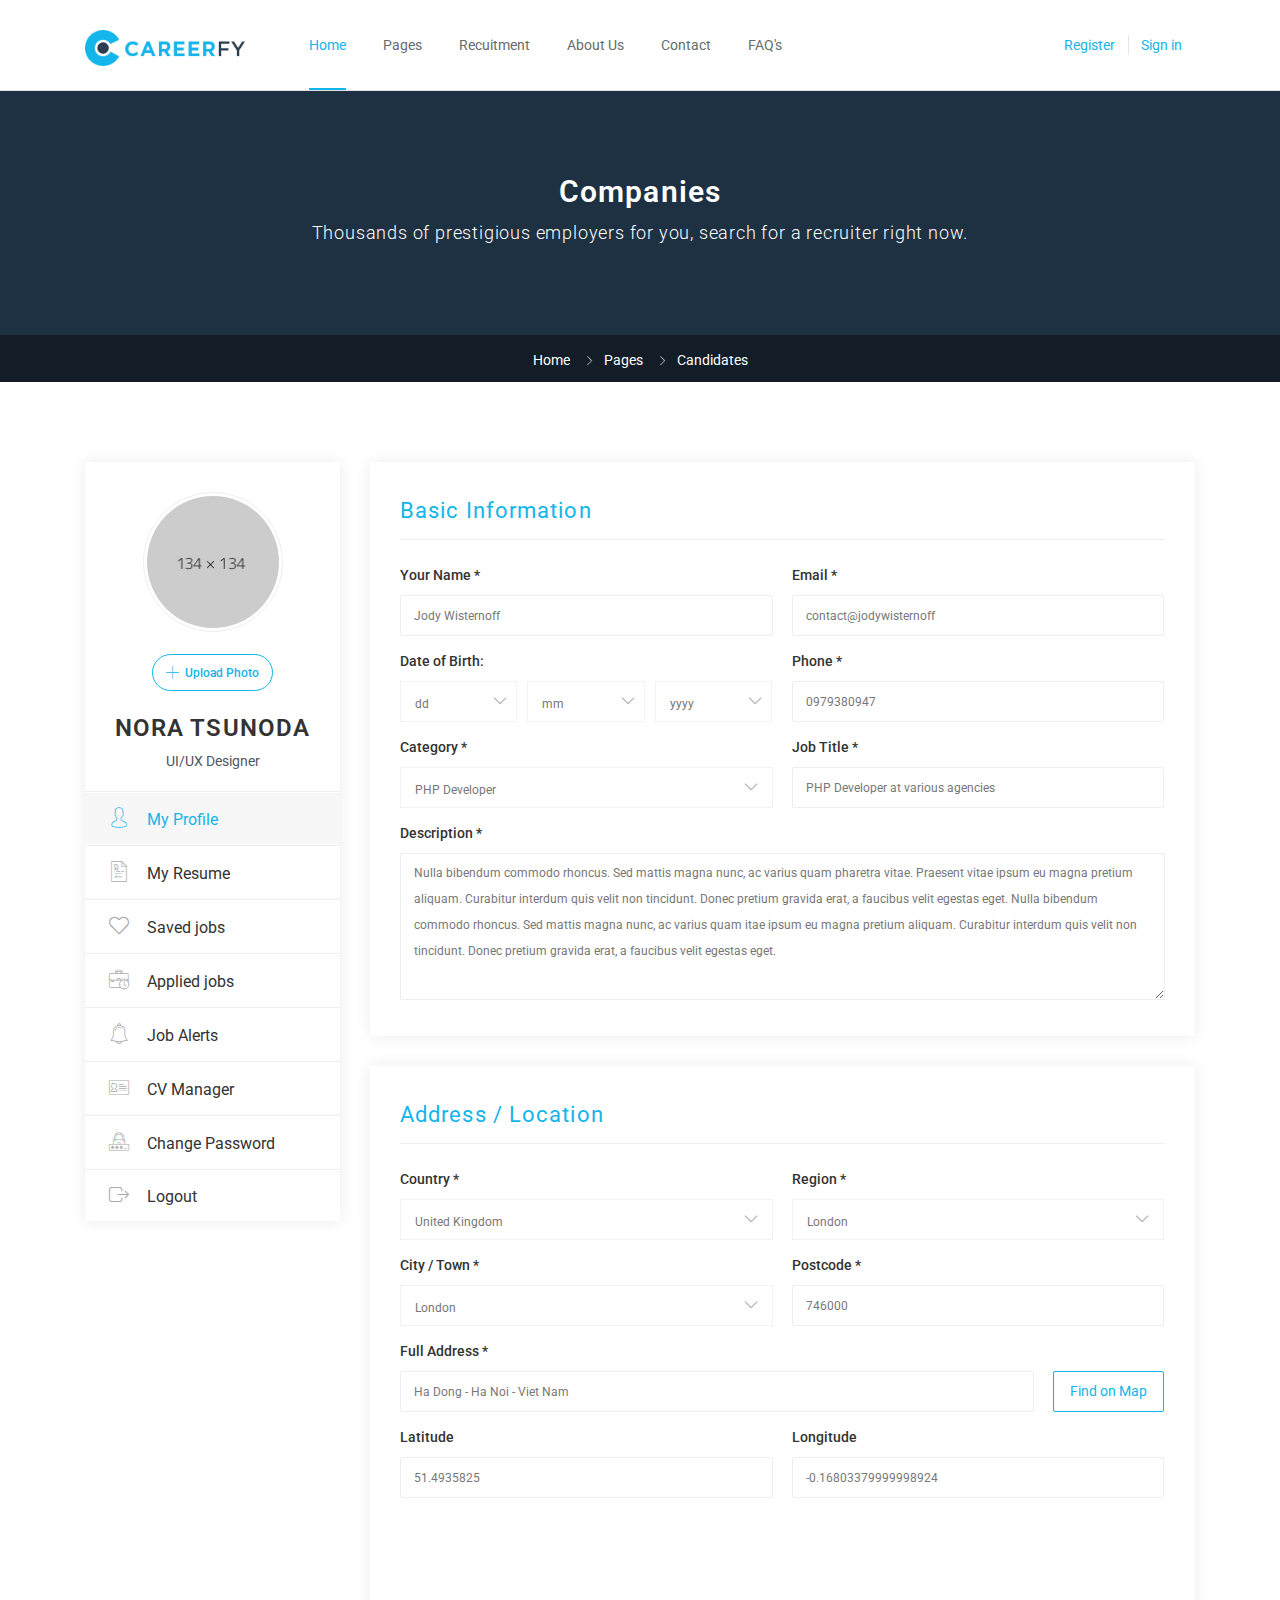
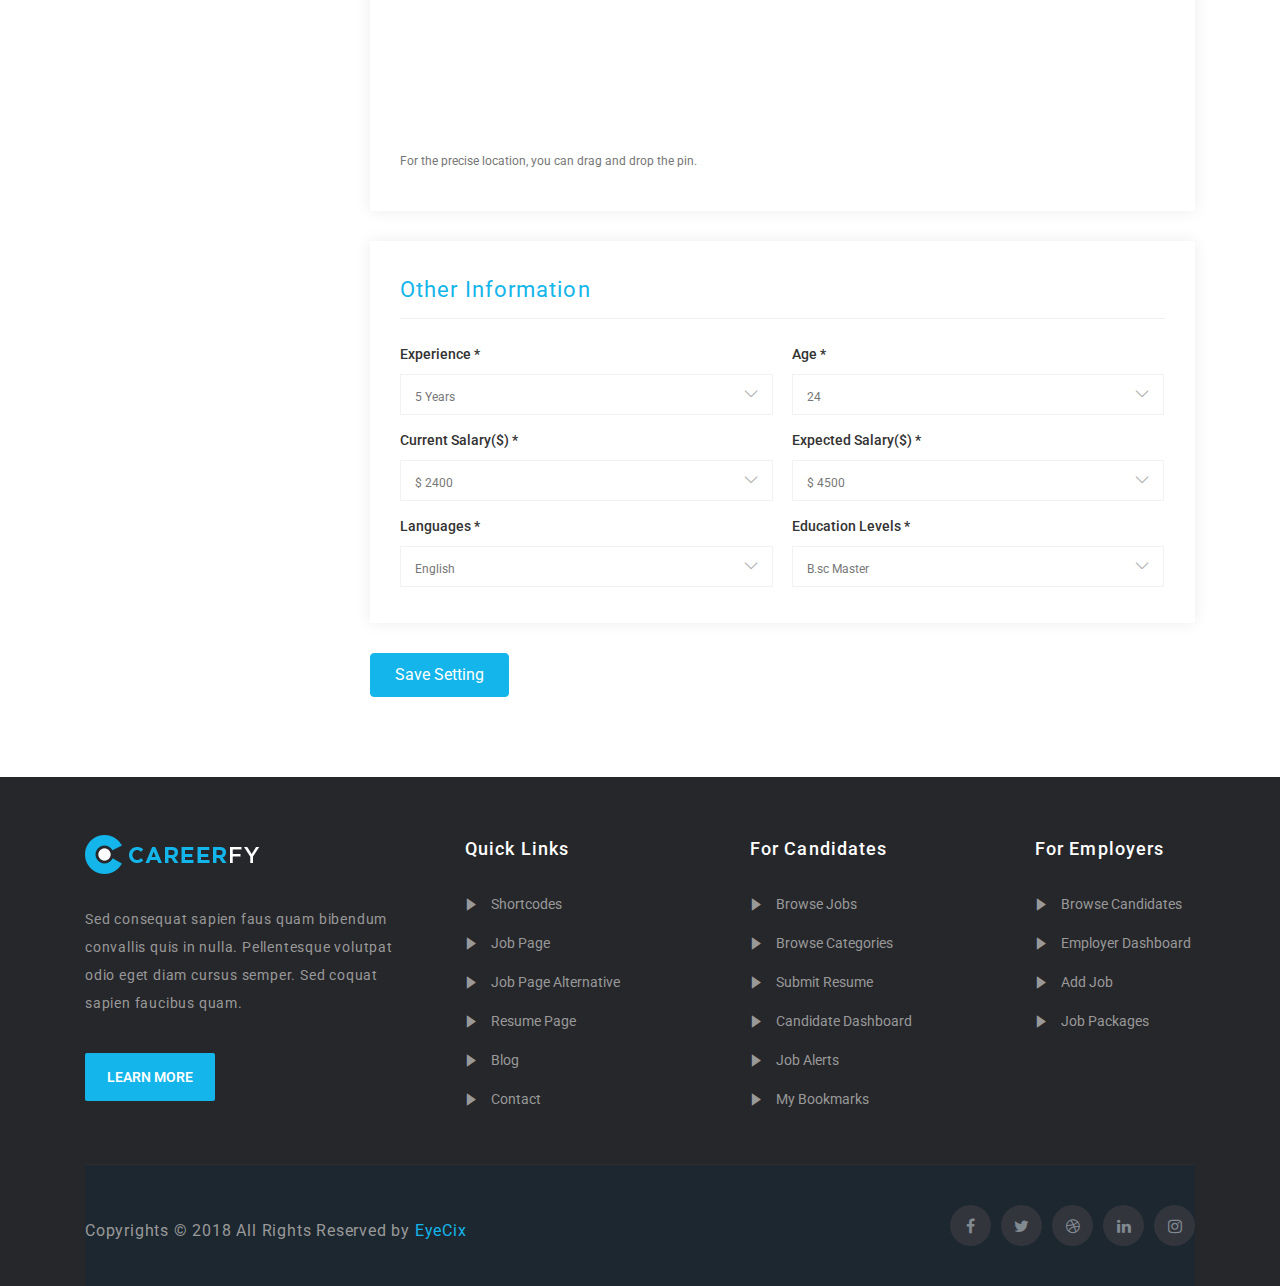
<file: candidate-dashboard-profile-seting.html>
<!DOCTYPE html>
<html lang="en">

<head>
    <meta charset="utf-8">
    <meta http-equiv="X-UA-Compatible" content="IE=edge">
    <meta name="viewport" content="width=device-width, initial-scale=1">
    <title>Candidate Profile Setting</title>
    
    <!-- Css -->
    <link href="css/bootstrap.css" rel="stylesheet">
    <link href="css/font-awesome.css" rel="stylesheet">
    <link href="css/flaticon.css" rel="stylesheet">
    <link href="css/slick-slider.css" rel="stylesheet">
    <link href="plugin-css/fancybox.css" rel="stylesheet">
    <link href="plugin-css/plugin.css" rel="stylesheet">
    <link href="css/color.css" rel="stylesheet">
    <link href="style.css" rel="stylesheet">
    <link href="css/responsive.css" rel="stylesheet">
    <link href="https://fonts.googleapis.com/css?family=Roboto:100,100i,300,300i,400,400i,500,500i,700,700i,900,900i&amp;subset=cyrillic-ext,vietnamese" rel="stylesheet">
    
    <!-- HTML5 shim and Respond.js for IE8 support of HTML5 elements and media queries -->
    <!-- WARNING: Respond.js doesn't work if you view the page via file:// -->
    <!--[if lt IE 9]>
      <script src="https://oss.maxcdn.com/html5shiv/3.7.3/html5shiv.min.js"></script>
      <script src="https://oss.maxcdn.com/respond/1.4.2/respond.min.js"></script>
    <![endif]-->
</head>

<body>
    
    <!-- Wrapper -->
    <div class="careerfy-wrapper">

        <!-- Header -->
        <header id="careerfy-header" class="careerfy-header-one">
            <div class="container">
                <div class="row">
                    <aside class="col-md-2"><a href="index.html" class="careerfy-logo"><img src="images/logo.png"
                                                                                            alt=""></a></aside>
                    <aside class="col-md-6">
                        <nav class="careerfy-navigation">
                            <div class="navbar-header">
                                <button type="button" class="navbar-toggle collapsed" data-toggle="collapse"
                                        data-target="#careerfy-navbar-collapse-1" aria-expanded="false">
                                    <span class="icon-bar"></span>
                                    <span class="icon-bar"></span>
                                    <span class="icon-bar"></span>
                                </button>
                            </div>
                            <div class="collapse navbar-collapse" id="careerfy-navbar-collapse-1">
                                <ul class="navbar-nav">
                                    <li class="active"><a href="index.html">Home</a>
                                    </li>
                                    <li><a href="#">Pages</a>
                                        <ul class="sub-menu">
                                            <li><a href="job-grid-with-filters.html">Job Grid W/filter</a></li>
                                            <li><a href="job-detail-four.html">Job Detail</a></li>
                                        </ul>
                                    </li>
                                    <li><a href="#">Recuitment</a>
                                        <ul class="sub-menu">
                                            <li><a href="candidate-dashboard-applied-jobs.html">Applied Jobs</a></li>
                                            <li><a href="candidate-dashboard-changed-password.html">Changed Password</a>
                                            </li>
                                            <li><a href="candidate-dashboard-cv-manager.html">CV Manager</a></li>
                                            <li><a href="candidate-dashboard-job-alert.html">Job Alert</a></li>
                                            <li><a href="candidate-dashboard-profile-seting.html">Profile Setting</a></li>
                                            <li><a href="candidate-dashboard-resume.html">Candidate Resume</a></li>
                                            <li><a href="candidate-dashboard-saved-jobs.html">Saved Jobs</a></li>
                                        </ul>
                                    </li>
                                    <li><a href="about-us.html">About Us</a></li>
                                    <li><a href="contact-us.html">Contact</a></li>
                                    <li><a href="faq.html">FAQ's</a></li>
                                </ul>
                            </div>
                        </nav>
                    </aside>
                    <aside class="col-md-4">
                        <div class="careerfy-right">
                            <ul class="careerfy-user-section">
                                <li><a class="careerfy-color careerfy-open-signin-tab" href="#">Register</a></li>
                                <li><a class="careerfy-color careerfy-open-signup-tab" href="#">Sign in</a></li>
                            </ul>
                        </div>
                    </aside>
                </div>
            </div>
        </header>
        <!-- Header -->
        
        <!-- SubHeader -->
        <div class="careerfy-subheader careerfy-subheader-without-bg">
            <div class="container">
                <div class="row">
                    <div class="col-md-12">
                        <div class="careerfy-page-title">
                            <h1>Companies</h1>
                            <p>Thousands of prestigious employers for you, search for a recruiter right now.</p>
                        </div>
                    </div>
                </div>
            </div>
            <div class="clearfix"></div>
            <div class="careerfy-breadcrumb">
                <ul>
                    <li><a href="#">Home</a></li>
                    <li><a href="#">Pages</a></li>
                    <li>Candidates</li>
                </ul>
            </div>
        </div>
        <!-- SubHeader -->

        <!-- Main Content -->
        <div class="careerfy-main-content">
            
            <!-- Main Section -->
            <div class="careerfy-main-section careerfy-dashboard-fulltwo">
                <div class="container">
                    <div class="row">

                        <aside class="careerfy-column-3">
                            <div class="careerfy-typo-wrap">
                                <div class="careerfy-employer-dashboard-nav">
                                    <figure>
                                        <a href="#" class="employer-dashboard-thumb"><img src="extra-images/candidate-dashboard-navthumb.jpg" alt=""></a>
                                        <figcaption>
                                            <div class="careerfy-fileUpload">
                                                <span><i class="careerfy-icon careerfy-add"></i> Upload Photo</span>
                                                <input type="file" class="careerfy-upload" />
                                            </div>
                                            <h2>Nora Tsunoda</h2>
                                            <span class="careerfy-dashboard-subtitle">UI/UX Designer</span>
                                        </figcaption>
                                    </figure>
                                    <ul>
                                        <li class="active"><a href="candidate-dashboard-profile-seting.html"><i class="careerfy-icon careerfy-user"></i> My Profile</a></li>
                                        <li><a href="candidate-dashboard-resume.html"><i class="careerfy-icon careerfy-resume"></i> My Resume</a></li>
                                        <li><a href="candidate-dashboard-saved-jobs.html"><i class="careerfy-icon careerfy-heart"></i> Saved jobs</a></li>
                                        <li><a href="candidate-dashboard-applied-jobs.html"><i class="careerfy-icon careerfy-briefcase-1"></i> Applied jobs</a></li>
                                        <li><a href="candidate-dashboard-job-alert.html"><i class="careerfy-icon careerfy-alarm"></i> Job Alerts</a></li>
                                        <li><a href="candidate-dashboard-cv-manager.html"><i class="careerfy-icon careerfy-id-card"></i> CV Manager</a></li>
                                        <li><a href="candidate-dashboard-changed-password.html"><i class="careerfy-icon careerfy-multimedia"></i> Change Password</a></li>
                                        <li><a href="index.html"><i class="careerfy-icon careerfy-logout"></i> Logout</a></li>
                                    </ul>
                                </div>
                            </div>
                        </aside>
                        <div class="careerfy-column-9">
                            <div class="careerfy-typo-wrap">
                                <form class="careerfy-employer-dasboard">
                                    <div class="careerfy-employer-box-section">
                                        <div class="careerfy-profile-title"><h2>Basic Information</h2></div>
                                        <ul class="careerfy-row careerfy-employer-profile-form">
                                            <li class="careerfy-column-6">
                                                <label>Your Name *</label>
                                                <input value="Jody Wisternoff" onblur="if(this.value == '') { this.value ='Jody Wisternoff'; }" onfocus="if(this.value =='Jody Wisternoff') { this.value = ''; }" type="text">
                                            </li>
                                            <li class="careerfy-column-6">
                                                <label>Email *</label>
                                                <input value="contact@jodywisternoff" onblur="if(this.value == '') { this.value ='contact@jodywisternoff'; }" onfocus="if(this.value =='contact@jodywisternoff') { this.value = ''; }" type="text">
                                            </li>
                                            <li class="careerfy-column-6">
                                                <label>Date of Birth:</label>
                                                <div class="careerfy-three-column-row">
                                                    <div class="careerfy-profile-select careerfy-three-column">
                                                        <select>
                                                            <option>dd</option>
                                                            <option>dd</option>
                                                        </select>
                                                    </div>
                                                    <div class="careerfy-profile-select careerfy-three-column">
                                                        <select>
                                                            <option>mm</option>
                                                            <option>mm</option>
                                                        </select>
                                                    </div>
                                                    <div class="careerfy-profile-select careerfy-three-column">
                                                        <select>
                                                            <option>yyyy</option>
                                                            <option>yyyy</option>
                                                        </select>
                                                    </div>
                                                </div>
                                            </li>
                                            <li class="careerfy-column-6">
                                                <label>Phone *</label>
                                                <input value="0979380947" onblur="if(this.value == '') { this.value ='0979380947'; }" onfocus="if(this.value =='0979380947') { this.value = ''; }" type="text">
                                            </li>
                                            <li class="careerfy-column-6">
                                                <label>Category *</label>
                                                <div class="careerfy-profile-select">
                                                    <select>
                                                        <option>PHP Developer</option>
                                                        <option>PHP Developer</option>
                                                    </select>
                                                </div>
                                            </li>
                                            <li class="careerfy-column-6">
                                                <label>Job Title *</label>
                                                <input value="PHP Developer at various agencies" onblur="if(this.value == '') { this.value ='PHP Developer at various agencies'; }" onfocus="if(this.value =='PHP Developer at various agencies') { this.value = ''; }" type="text">
                                            </li>
                                            <li class="careerfy-column-12">
                                                <label>Description *</label>
                                                <textarea>Nulla bibendum commodo rhoncus. Sed mattis magna nunc, ac varius quam pharetra vitae. Praesent vitae ipsum eu magna pretium aliquam. Curabitur interdum quis velit non tincidunt. Donec pretium gravida erat, a faucibus velit egestas eget. Nulla bibendum commodo rhoncus. Sed mattis magna nunc, ac varius quam itae ipsum eu magna pretium aliquam. Curabitur interdum quis velit non tincidunt. Donec pretium gravida erat, a faucibus velit egestas eget.</textarea>
                                            </li>
                                        </ul>
                                    </div>
                                    <div class="careerfy-employer-box-section">
                                        <div class="careerfy-profile-title"><h2>Address / Location</h2></div>
                                        <ul class="careerfy-row careerfy-employer-profile-form">
                                            <li class="careerfy-column-6">
                                                <label>Country *</label>
                                                <div class="careerfy-profile-select">
                                                    <select>
                                                        <option>United Kingdom</option>
                                                        <option>United Kingdom</option>
                                                    </select>
                                                </div>
                                            </li>
                                            <li class="careerfy-column-6">
                                                <label>Region *</label>
                                                <div class="careerfy-profile-select">
                                                    <select>
                                                        <option>London</option>
                                                        <option>London</option>
                                                    </select>
                                                </div>
                                            </li>
                                            <li class="careerfy-column-6">
                                                <label>City / Town *</label>
                                                <div class="careerfy-profile-select">
                                                    <select>
                                                        <option>London</option>
                                                        <option>London</option>
                                                    </select>
                                                </div>
                                            </li>
                                            <li class="careerfy-column-6">
                                                <label>Postcode *</label>
                                                <input value="746000" onblur="if(this.value == '') { this.value ='746000'; }" onfocus="if(this.value =='746000') { this.value = ''; }" type="text">
                                            </li>
                                            <li class="careerfy-column-10">
                                                <label>Full Address *</label>
                                                <input value="Ha Dong - Ha Noi - Viet Nam" onblur="if(this.value == '') { this.value ='Ha Dong - Ha Noi - Viet Nam'; }" onfocus="if(this.value =='Ha Dong - Ha Noi - Viet Nam') { this.value = ''; }" type="text">
                                            </li>
                                            <li class="careerfy-column-2">
                                                <button class="careerfy-findmap-btn">Find on Map</button>
                                            </li>
                                            <li class="careerfy-column-6">
                                                <label>Latitude</label>
                                                <input value="51.4935825" onblur="if(this.value == '') { this.value ='51.4935825'; }" onfocus="if(this.value =='51.4935825') { this.value = ''; }" type="text">
                                            </li>
                                            <li class="careerfy-column-6">
                                                <label>Longitude</label>
                                                <input value="-0.16803379999998924" onblur="if(this.value == '') { this.value ='-0.16803379999998924'; }" onfocus="if(this.value =='-0.16803379999998924') { this.value = ''; }" type="text">
                                            </li>
                                            <li class="careerfy-column-12">
                                                <div class="careerfy-profile-map"><iframe src="https://www.google.com/maps/embed?pb=!1m14!1m12!1m3!1d22589232.038285658!2d-103.9763543971716!3d46.28054447273778!2m3!1f0!2f0!3f0!3m2!1i1024!2i768!4f13.1!5e0!3m2!1sen!2s!4v1507595834401"></iframe></div>
                                                <span class="careerfy-short-message">For the precise location, you can drag and drop the pin.</span>
                                            </li>
                                        </ul>
                                    </div>
                                    <div class="careerfy-employer-box-section">
                                        <div class="careerfy-profile-title"><h2>Other Information</h2></div>
                                        <ul class="careerfy-row careerfy-employer-profile-form">
                                            <li class="careerfy-column-6">
                                                <label>Experience *</label>
                                                <div class="careerfy-profile-select">
                                                    <select>
                                                        <option>5 Years</option>
                                                        <option>5 Years</option>
                                                    </select>
                                                </div>
                                            </li>
                                            <li class="careerfy-column-6">
                                                <label>Age *</label>
                                                <div class="careerfy-profile-select">
                                                    <select>
                                                        <option>24</option>
                                                        <option>24</option>
                                                    </select>
                                                </div>
                                            </li>
                                            <li class="careerfy-column-6">
                                                <label>Current Salary($) *</label>
                                                <div class="careerfy-profile-select">
                                                    <select>
                                                        <option>$ 2400</option>
                                                        <option>$ 2400</option>
                                                    </select>
                                                </div>
                                            </li>
                                            <li class="careerfy-column-6">
                                                <label>Expected Salary($) *</label>
                                                <div class="careerfy-profile-select">
                                                    <select>
                                                        <option>$ 4500</option>
                                                        <option>$ 4500</option>
                                                    </select>
                                                </div>
                                            </li>
                                            <li class="careerfy-column-6">
                                                <label>Languages *</label>
                                                <div class="careerfy-profile-select">
                                                    <select>
                                                        <option>English</option>
                                                        <option>English</option>
                                                    </select>
                                                </div>
                                            </li>
                                            <li class="careerfy-column-6">
                                                <label>Education Levels *</label>
                                                <div class="careerfy-profile-select">
                                                    <select>
                                                        <option>B.sc Master</option>
                                                        <option>B.sc Master</option>
                                                    </select>
                                                </div>
                                            </li>
                                        </ul>
                                    </div>
                                    <input type="submit" class="careerfy-employer-profile-submit" value="Save Setting">
                                </form>
                            </div>
                        </div>

                    </div>
                </div>
            </div>
            <!-- Main Section -->

        </div>
        <!-- Main Content -->
        
        <!-- Footer -->
        <footer id="careerfy-footer" class="careerfy-footer-one">
            <div class="container">
                <!-- Footer Widget -->
                <div class="careerfy-footer-widget">
                    <div class="row">
                        <aside class="widget col-md-4 widget_contact_info">
                            <div class="widget_contact_wrap">
                                <a class="careerfy-footer-logo" href="index.html"><img src="images/footer-logo.png" alt=""></a>
                                <p>Sed consequat sapien faus quam bibendum convallis quis in nulla. Pellentesque volutpat odio eget diam cursus semper. Sed coquat sapien faucibus quam.</p>
                                <a href="#" class="careerfy-classic-btn careerfy-bgcolor">Learn more</a>
                            </div>
                        </aside>
                        <aside class="widget col-md-3 widget_nav_manu">
                            <div class="footer-widget-title"><h2>Quick Links</h2></div>
                            <ul>
                                <li><a href="#">Shortcodes</a></li>
                                <li><a href="#">Job Page</a></li>
                                <li><a href="#">Job Page Alternative</a></li>
                                <li><a href="#">Resume Page</a></li>
                                <li><a href="#">Blog</a></li>
                                <li><a href="#">Contact</a></li>
                            </ul>
                        </aside>
                        <aside class="widget col-md-3 widget_nav_manu">
                            <div class="footer-widget-title"><h2>For Candidates</h2></div>
                            <ul>
                                <li><a href="#">Browse Jobs</a></li>
                                <li><a href="#">Browse Categories</a></li>
                                <li><a href="#">Submit Resume</a></li>
                                <li><a href="#">Candidate Dashboard</a></li>
                                <li><a href="#">Job Alerts</a></li>
                                <li><a href="#">My Bookmarks</a></li>
                            </ul>
                        </aside>
                        <aside class="widget col-md-2 widget_nav_manu">
                            <div class="footer-widget-title"><h2>For Employers</h2></div>
                            <ul>
                                <li><a href="#">Browse Candidates</a></li>
                                <li><a href="#">Employer Dashboard</a></li>
                                <li><a href="#">Add Job</a></li>
                                <li><a href="#">Job Packages</a></li>
                            </ul>
                        </aside>
                    </div>
                </div>
                <!-- Footer Widget -->
                <!-- CopyRight -->
                <div class="careerfy-copyright">
                    <p>Copyrights © 2018 All Rights Reserved by <a href="#" class="careerfy-color">EyeCix</a></p>
                    <ul class="careerfy-social-network">
                        <li><a href="#" class="careerfy-bgcolorhover fa fa-facebook"></a></li>
                        <li><a href="#" class="careerfy-bgcolorhover fa fa-twitter"></a></li>
                        <li><a href="#" class="careerfy-bgcolorhover fa fa-dribbble"></a></li>
                        <li><a href="#" class="careerfy-bgcolorhover fa fa-linkedin"></a></li>
                        <li><a href="#" class="careerfy-bgcolorhover fa fa-instagram"></a></li>
                    </ul>
                </div>
                <!-- CopyRight -->
            </div>
        </footer>
        <!-- Footer -->

    </div>
    <!-- Wrapper -->

    <!-- ModalLogin Box -->
    <div class="careerfy-modal fade careerfy-typo-wrap" id="JobSearchModalSignup">
        <div class="modal-inner-area">&nbsp;</div>
        <div class="modal-content-area">
            <div class="modal-box-area">

                <div class="careerfy-modal-title-box">
                    <h2>Login to your account</h2>
                    <span class="modal-close"><i class="fa fa-times"></i></span>
                </div>
                <form>
                    <div class="careerfy-box-title">
                        <span>Choose your Account Type</span>
                    </div>
                    <div class="careerfy-user-options">
                        <ul>
                            <li class="active">
                                <a href="#">
                                     <i class="careerfy-icon careerfy-user"></i>
                                     <span>Candidate</span>
                                     <small>I want to discover awesome companies.</small>
                                </a>
                            </li>
                            <li>
                                <a href="#">
                                     <i class="careerfy-icon careerfy-building"></i>
                                     <span>Employer</span>
                                     <small>I want to attract the best talent.</small>
                                </a>
                            </li>
                        </ul>
                    </div>
                    <div class="careerfy-user-form">
                        <ul>
                            <li>
                                <label>Email Address:</label>
                                <input value="Enter Your Email Address" onblur="if(this.value == '') { this.value ='Enter Your Email Address'; }" onfocus="if(this.value =='Enter Your Email Address') { this.value = ''; }" type="text">
                                <i class="careerfy-icon careerfy-mail"></i>
                            </li>
                            <li>
                                <label>Password:</label>
                                <input value="Enter Password" onblur="if(this.value == '') { this.value ='Enter Password'; }" onfocus="if(this.value =='Enter Password') { this.value = ''; }" type="text">
                                <i class="careerfy-icon careerfy-multimedia"></i>
                            </li>
                            <li>
                                <input type="submit" value="Sign In">
                            </li>
                        </ul>
                        <div class="clearfix"></div>
                        <div class="careerfy-user-form-info">
                            <p>Forgot Password? | <a href="#">Sign Up</a></p>
                            <div class="careerfy-checkbox">
                                <input type="checkbox" id="r10" name="rr" />
                                <label for="r10"><span></span> Remember Password</label>
                            </div>
                        </div>
                    </div>
                    <div class="careerfy-box-title careerfy-box-title-sub">
                        <span>Or Sign In With</span>
                    </div>
                    <div class="clearfix"></div>
                    <ul class="careerfy-login-media">
                        <li><a href="#"><i class="fa fa-facebook"></i> Sign In with Facebook</a></li>
                        <li><a href="#" data-original-title="google"><i class="fa fa-google"></i> Sign In with Google</a></li>
                        <li><a href="#" data-original-title="twitter"><i class="fa fa-twitter"></i> Sign In with Twitter</a></li>
                        <li><a href="#" data-original-title="linkedin"><i class="fa fa-linkedin"></i> Sign In with LinkedIn</a></li>
                    </ul>
                </form>
                
            </div>
        </div>
    </div>
    <!-- Modal Signup Box -->
    <div class="careerfy-modal fade careerfy-typo-wrap" id="JobSearchModalLogin">
        <div class="modal-inner-area">&nbsp;</div>
        <div class="modal-content-area">
            <div class="modal-box-area">

                <div class="careerfy-modal-title-box">
                    <h2>Signup to your account</h2>
                    <span class="modal-close"><i class="fa fa-times"></i></span>
                </div>
                <form>
                    <div class="careerfy-box-title">
                        <span>Choose your Account Type</span>
                    </div>
                    <div class="careerfy-user-options">
                        <ul>
                            <li class="active">
                                <a href="#">
                                     <i class="careerfy-icon careerfy-user"></i>
                                     <span>Candidate</span>
                                     <small>I want to discover awesome companies.</small>
                                </a>
                            </li>
                            <li>
                                <a href="#">
                                     <i class="careerfy-icon careerfy-building"></i>
                                     <span>Employer</span>
                                     <small>I want to attract the best talent.</small>
                                </a>
                            </li>
                        </ul>
                    </div>
                    <div class="careerfy-user-form careerfy-user-form-coltwo">
                        <ul>
                            <li>
                                <label>First Name:</label>
                                <input value="Enter Your Name" onblur="if(this.value == '') { this.value ='Enter Your Name'; }" onfocus="if(this.value =='Enter Your Name') { this.value = ''; }" type="text">
                                <i class="careerfy-icon careerfy-user"></i>
                            </li>
                            <li>
                                <label>Last Name:</label>
                                <input value="Enter Your Name" onblur="if(this.value == '') { this.value ='Enter Your Name'; }" onfocus="if(this.value =='Enter Your Name') { this.value = ''; }" type="text">
                                <i class="careerfy-icon careerfy-user"></i>
                            </li>
                            <li>
                                <label>Email Address:</label>
                                <input value="Enter Your Email Address" onblur="if(this.value == '') { this.value ='Enter Your Email Address'; }" onfocus="if(this.value =='Enter Your Email Address') { this.value = ''; }" type="text">
                                <i class="careerfy-icon careerfy-mail"></i>
                            </li>
                            <li>
                                <label>Phone Number:</label>
                                <input value="Enter Your Phone Number" onblur="if(this.value == '') { this.value ='Enter Your Phone Number'; }" onfocus="if(this.value =='Enter Your Phone Number') { this.value = ''; }" type="text">
                                <i class="careerfy-icon careerfy-technology"></i>
                            </li>
                            <li class="careerfy-user-form-coltwo-full">
                                <label>Categories:</label>
                                <div class="careerfy-profile-select">
                                    <select>
                                        <option>Sales & Marketing</option>
                                        <option>Sales & Marketing</option>
                                    </select>
                                </div>
                            </li>
                            <li class="careerfy-user-form-coltwo-full">
                                <img src="extra-images/login-robot.png" alt="">
                            </li>
                            <li class="careerfy-user-form-coltwo-full">
                                <input type="submit" value="Sign Up">
                            </li>
                        </ul>
                    </div>
                    <div class="careerfy-box-title careerfy-box-title-sub">
                        <span>Or Sign Up With</span>
                    </div>
                    <div class="clearfix"></div>
                    <ul class="careerfy-login-media">
                        <li><a href="#"><i class="fa fa-facebook"></i> Sign In with Facebook</a></li>
                        <li><a href="#" data-original-title="google"><i class="fa fa-google"></i> Sign In with Google</a></li>
                        <li><a href="#" data-original-title="twitter"><i class="fa fa-twitter"></i> Sign In with Twitter</a></li>
                        <li><a href="#" data-original-title="linkedin"><i class="fa fa-linkedin"></i> Sign In with LinkedIn</a></li>
                    </ul>
                </form>
                
            </div>
        </div>
    </div>

    <!-- jQuery (necessary for Bootstrap's JavaScript plugins) -->
    <script src="script/jquery.js"></script>
    <script src="script/bootstrap.js"></script>
    <script src="script/slick-slider.js"></script>
    <script src="plugin-script/counter.js"></script>
    <script src="plugin-script/fancybox.pack.js"></script>
    <script src="plugin-script/isotope.min.js"></script>
    <script src="plugin-script/functions.js"></script>
    <script src="script/functions.js"></script>

</body>

</html>
</file>
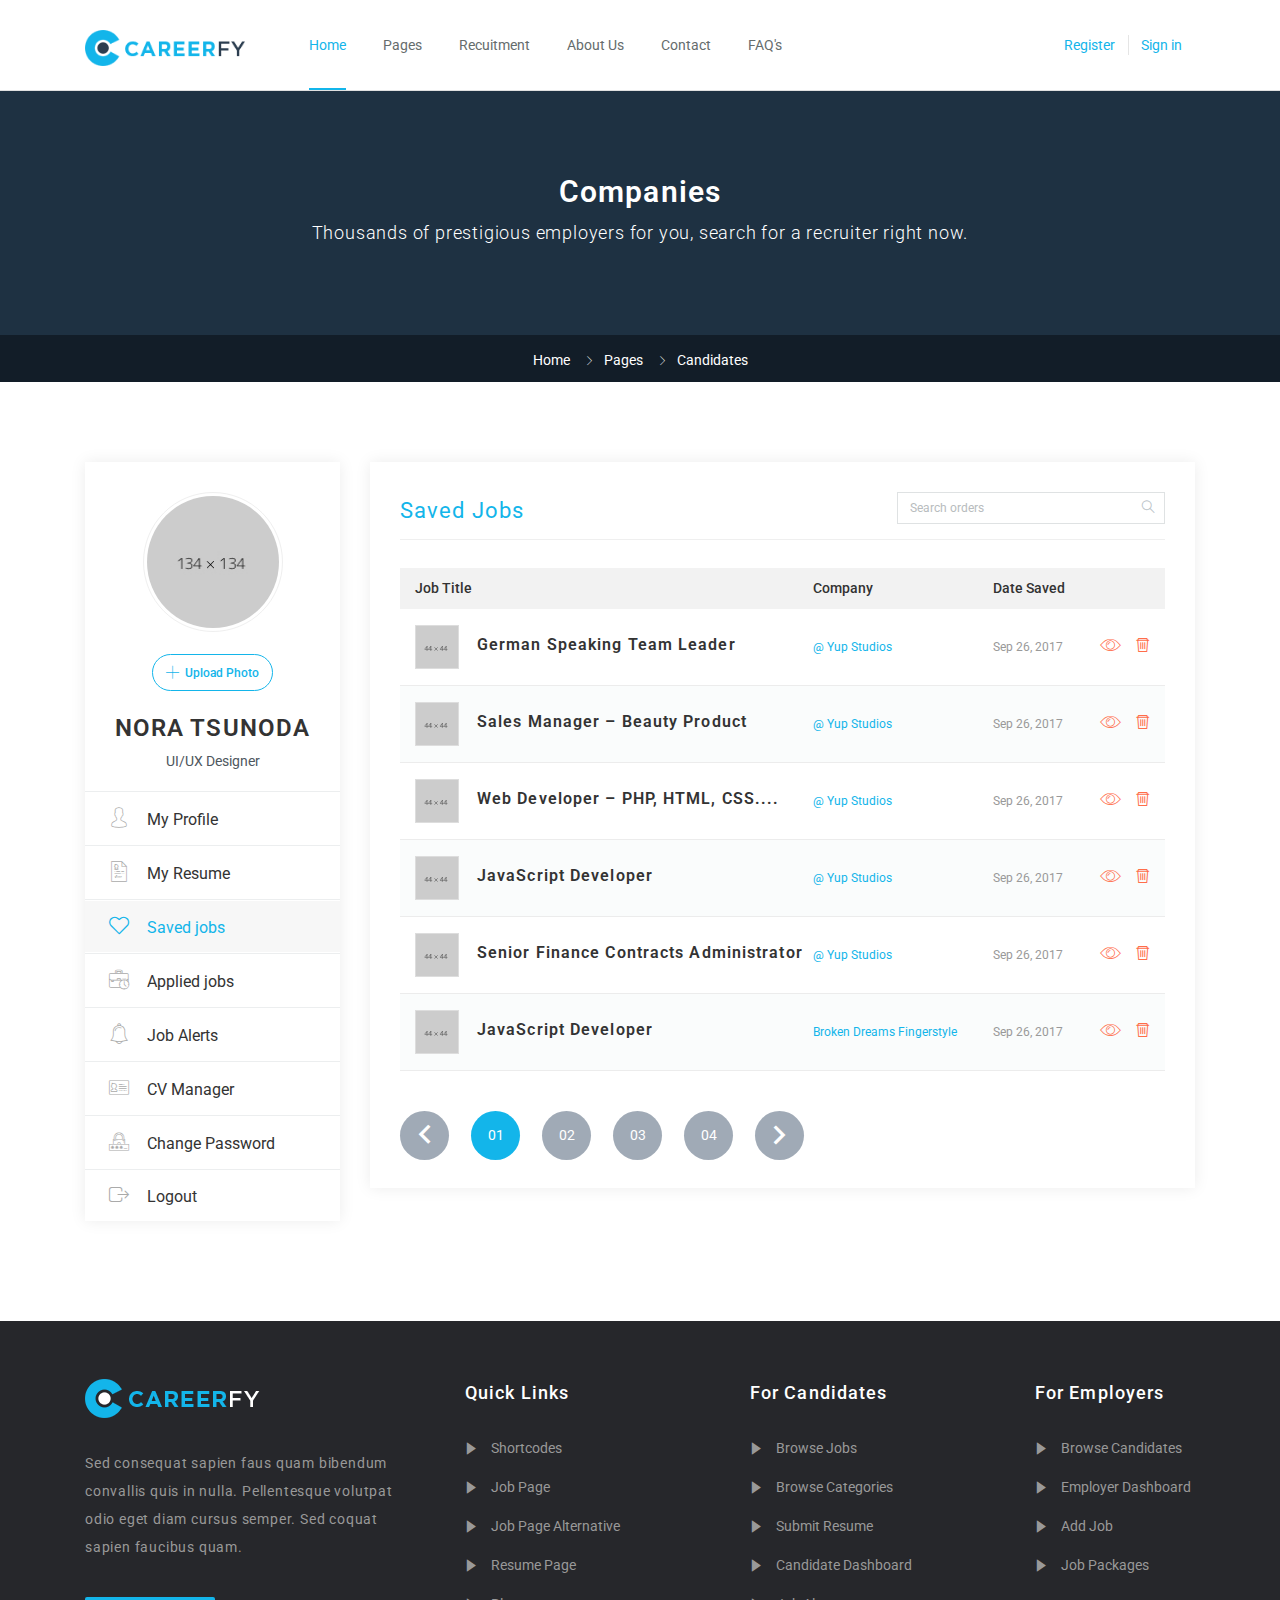
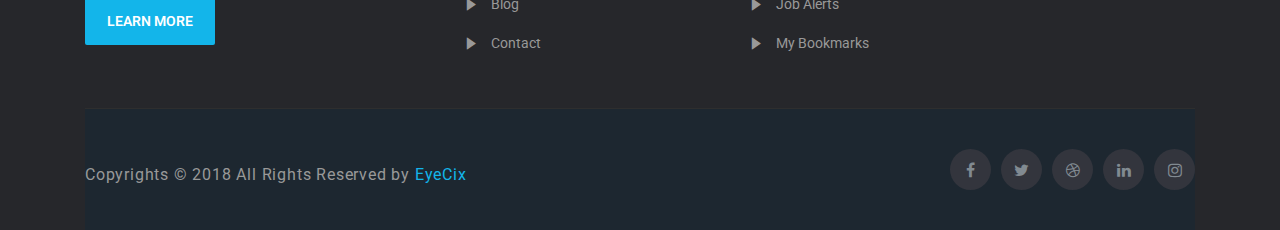
<file: candidate-dashboard-saved-jobs.html>
<!DOCTYPE html>
<html lang="en">

<head>
    <meta charset="utf-8">
    <meta http-equiv="X-UA-Compatible" content="IE=edge">
    <meta name="viewport" content="width=device-width, initial-scale=1">
    <title>Candidate Saved Jobs</title>
    
    <!-- Css -->
    <link href="css/bootstrap.css" rel="stylesheet">
    <link href="css/font-awesome.css" rel="stylesheet">
    <link href="css/flaticon.css" rel="stylesheet">
    <link href="css/slick-slider.css" rel="stylesheet">
    <link href="plugin-css/fancybox.css" rel="stylesheet">
    <link href="plugin-css/plugin.css" rel="stylesheet">
    <link href="css/color.css" rel="stylesheet">
    <link href="style.css" rel="stylesheet">
    <link href="css/responsive.css" rel="stylesheet">
    <link href="https://fonts.googleapis.com/css?family=Roboto:100,100i,300,300i,400,400i,500,500i,700,700i,900,900i&amp;subset=cyrillic-ext,vietnamese" rel="stylesheet">
    
    <!-- HTML5 shim and Respond.js for IE8 support of HTML5 elements and media queries -->
    <!-- WARNING: Respond.js doesn't work if you view the page via file:// -->
    <!--[if lt IE 9]>
      <script src="https://oss.maxcdn.com/html5shiv/3.7.3/html5shiv.min.js"></script>
      <script src="https://oss.maxcdn.com/respond/1.4.2/respond.min.js"></script>
    <![endif]-->
</head>

<body>
    
    <!-- Wrapper -->
    <div class="careerfy-wrapper">

        <!-- Header -->
        <header id="careerfy-header" class="careerfy-header-one">
            <div class="container">
                <div class="row">
                    <aside class="col-md-2"><a href="index.html" class="careerfy-logo"><img src="images/logo.png"
                                                                                            alt=""></a></aside>
                    <aside class="col-md-6">
                        <nav class="careerfy-navigation">
                            <div class="navbar-header">
                                <button type="button" class="navbar-toggle collapsed" data-toggle="collapse"
                                        data-target="#careerfy-navbar-collapse-1" aria-expanded="false">
                                    <span class="icon-bar"></span>
                                    <span class="icon-bar"></span>
                                    <span class="icon-bar"></span>
                                </button>
                            </div>
                            <div class="collapse navbar-collapse" id="careerfy-navbar-collapse-1">
                                <ul class="navbar-nav">
                                    <li class="active"><a href="index.html">Home</a>
                                    </li>
                                    <li><a href="#">Pages</a>
                                        <ul class="sub-menu">
                                            <li><a href="job-grid-with-filters.html">Job Grid W/filter</a></li>
                                            <li><a href="job-detail-four.html">Job Detail</a></li>
                                        </ul>
                                    </li>
                                    <li><a href="#">Recuitment</a>
                                        <ul class="sub-menu">
                                            <li><a href="candidate-dashboard-applied-jobs.html">Applied Jobs</a></li>
                                            <li><a href="candidate-dashboard-changed-password.html">Changed Password</a>
                                            </li>
                                            <li><a href="candidate-dashboard-cv-manager.html">CV Manager</a></li>
                                            <li><a href="candidate-dashboard-job-alert.html">Job Alert</a></li>
                                            <li><a href="candidate-dashboard-profile-seting.html">Profile Setting</a></li>
                                            <li><a href="candidate-dashboard-resume.html">Candidate Resume</a></li>
                                            <li><a href="candidate-dashboard-saved-jobs.html">Saved Jobs</a></li>
                                        </ul>
                                    </li>
                                    <li><a href="about-us.html">About Us</a></li>
                                    <li><a href="contact-us.html">Contact</a></li>
                                    <li><a href="faq.html">FAQ's</a></li>
                                </ul>
                            </div>
                        </nav>
                    </aside>
                    <aside class="col-md-4">
                        <div class="careerfy-right">
                            <ul class="careerfy-user-section">
                                <li><a class="careerfy-color careerfy-open-signin-tab" href="#">Register</a></li>
                                <li><a class="careerfy-color careerfy-open-signup-tab" href="#">Sign in</a></li>
                            </ul>
                        </div>
                    </aside>
                </div>
            </div>
        </header>
        <!-- Header -->
        
        <!-- SubHeader -->
        <div class="careerfy-subheader careerfy-subheader-without-bg">
            <div class="container">
                <div class="row">
                    <div class="col-md-12">
                        <div class="careerfy-page-title">
                            <h1>Companies</h1>
                            <p>Thousands of prestigious employers for you, search for a recruiter right now.</p>
                        </div>
                    </div>
                </div>
            </div>
            <div class="clearfix"></div>
            <div class="careerfy-breadcrumb">
                <ul>
                    <li><a href="#">Home</a></li>
                    <li><a href="#">Pages</a></li>
                    <li>Candidates</li>
                </ul>
            </div>
        </div>
        <!-- SubHeader -->

        <!-- Main Content -->
        <div class="careerfy-main-content">
            
            <!-- Main Section -->
            <div class="careerfy-main-section careerfy-dashboard-full">
                <div class="container">
                    <div class="row">

                        <aside class="careerfy-column-3">
                            <div class="careerfy-typo-wrap">
                                <div class="careerfy-employer-dashboard-nav">
                                    <figure>
                                        <a href="#" class="employer-dashboard-thumb"><img src="extra-images/candidate-dashboard-navthumb.jpg" alt=""></a>
                                        <figcaption>
                                            <div class="careerfy-fileUpload">
                                                <span><i class="careerfy-icon careerfy-add"></i> Upload Photo</span>
                                                <input type="file" class="careerfy-upload" />
                                            </div>
                                            <h2>Nora Tsunoda</h2>
                                            <span class="careerfy-dashboard-subtitle">UI/UX Designer</span>
                                        </figcaption>
                                    </figure>
                                    <ul>
                                        <li><a href="candidate-dashboard-profile-seting.html"><i class="careerfy-icon careerfy-user"></i> My Profile</a></li>
                                        <li><a href="candidate-dashboard-resume.html"><i class="careerfy-icon careerfy-resume"></i> My Resume</a></li>
                                        <li class="active"><a href="candidate-dashboard-saved-jobs.html"><i class="careerfy-icon careerfy-heart"></i> Saved jobs</a></li>
                                        <li><a href="candidate-dashboard-applied-jobs.html"><i class="careerfy-icon careerfy-briefcase-1"></i> Applied jobs</a></li>
                                        <li><a href="candidate-dashboard-job-alert.html"><i class="careerfy-icon careerfy-alarm"></i> Job Alerts</a></li>
                                        <li><a href="candidate-dashboard-cv-manager.html"><i class="careerfy-icon careerfy-id-card"></i> CV Manager</a></li>
                                        <li><a href="candidate-dashboard-changed-password.html"><i class="careerfy-icon careerfy-multimedia"></i> Change Password</a></li>
                                        <li><a href="index.html"><i class="careerfy-icon careerfy-logout"></i> Logout</a></li>
                                    </ul>
                                </div>
                            </div>
                        </aside>
                        <div class="careerfy-column-9">
                            <div class="careerfy-typo-wrap">
                                <div class="careerfy-employer-box-section">
                                    <div class="careerfy-profile-title">
                                        <h2>Saved Jobs</h2>
                                        <form class="careerfy-employer-search">
                                            <input value="Search orders" onblur="if(this.value == '') { this.value ='Search orders'; }" onfocus="if(this.value =='Search orders') { this.value = ''; }" type="text">
                                            <input value="" type="submit">
                                            <i class="careerfy-icon careerfy-search"></i>
                                        </form>
                                    </div>
                                    <div class="careerfy-candidate-savedjobs">
                                        <div class="careerfy-candidate-savedjobs-wrap">
                                            <table>
                                                <thead>
                                                    <tr>
                                                        <th>Job Title</th>
                                                        <th>Company</th>
                                                        <th>Date Saved</th>
                                                        <th></th>
                                                    </tr>
                                                </thead>
                                                <tbody>
                                                    <tr>
                                                        <td>
                                                            <a href="#" class="careerfy-savedjobs-thumb"><img src="extra-images/candidate-saved-jobs-thumb.png" alt=""></a>
                                                            <h2><a href="#">German Speaking Team Leader</a></h2>
                                                        </td>
                                                        <td><span>@ Yup Studios</span></td>
                                                        <td>Sep 26, 2017</td>
                                                        <td>
                                                            <a href="#" class="careerfy-savedjobs-links"><i class="careerfy-icon careerfy-rubbish"></i></a>
                                                            <a href="#" class="careerfy-savedjobs-links"><i class="careerfy-icon careerfy-view"></i></a>
                                                        </td>
                                                    </tr>
                                                    <tr>
                                                        <td>
                                                            <a href="#" class="careerfy-savedjobs-thumb"><img src="extra-images/candidate-saved-jobs-thumb-2.png" alt=""></a>
                                                            <h2><a href="#">Sales Manager – Beauty Product</a></h2>
                                                        </td>
                                                        <td><span>@ Yup Studios</span></td>
                                                        <td>Sep 26, 2017</td>
                                                        <td>
                                                            <a href="#" class="careerfy-savedjobs-links"><i class="careerfy-icon careerfy-rubbish"></i></a>
                                                            <a href="#" class="careerfy-savedjobs-links"><i class="careerfy-icon careerfy-view"></i></a>
                                                        </td>
                                                    </tr>
                                                    <tr>
                                                        <td>
                                                            <a href="#" class="careerfy-savedjobs-thumb"><img src="extra-images/candidate-saved-jobs-thumb-3.png" alt=""></a>
                                                            <h2><a href="#">Web Developer – PHP, HTML, CSS....</a></h2>
                                                        </td>
                                                        <td><span>@ Yup Studios</span></td>
                                                        <td>Sep 26, 2017</td>
                                                        <td>
                                                            <a href="#" class="careerfy-savedjobs-links"><i class="careerfy-icon careerfy-rubbish"></i></a>
                                                            <a href="#" class="careerfy-savedjobs-links"><i class="careerfy-icon careerfy-view"></i></a>
                                                        </td>
                                                    </tr>
                                                    <tr>
                                                        <td>
                                                            <a href="#" class="careerfy-savedjobs-thumb"><img src="extra-images/candidate-saved-jobs-thumb-4.png" alt=""></a>
                                                            <h2><a href="#">JavaScript Developer</a></h2>
                                                        </td>
                                                        <td><span>@ Yup Studios</span></td>
                                                        <td>Sep 26, 2017</td>
                                                        <td>
                                                            <a href="#" class="careerfy-savedjobs-links"><i class="careerfy-icon careerfy-rubbish"></i></a>
                                                            <a href="#" class="careerfy-savedjobs-links"><i class="careerfy-icon careerfy-view"></i></a>
                                                        </td>
                                                    </tr>
                                                    <tr>
                                                        <td>
                                                            <a href="#" class="careerfy-savedjobs-thumb"><img src="extra-images/candidate-saved-jobs-thumb-5.png" alt=""></a>
                                                            <h2><a href="#">Senior Finance Contracts Administrator</a></h2>
                                                        </td>
                                                        <td><span>@ Yup Studios</span></td>
                                                        <td>Sep 26, 2017</td>
                                                        <td>
                                                            <a href="#" class="careerfy-savedjobs-links"><i class="careerfy-icon careerfy-rubbish"></i></a>
                                                            <a href="#" class="careerfy-savedjobs-links"><i class="careerfy-icon careerfy-view"></i></a>
                                                        </td>
                                                    </tr>
                                                    <tr>
                                                        <td>
                                                            <a href="#" class="careerfy-savedjobs-thumb"><img src="extra-images/candidate-saved-jobs-thumb-6.png" alt=""></a>
                                                            <h2><a href="#">JavaScript Developer</a></h2>
                                                        </td>
                                                        <td><span>Broken Dreams Fingerstyle</span></td>
                                                        <td>Sep 26, 2017</td>
                                                        <td>
                                                            <a href="#" class="careerfy-savedjobs-links"><i class="careerfy-icon careerfy-rubbish"></i></a>
                                                            <a href="#" class="careerfy-savedjobs-links"><i class="careerfy-icon careerfy-view"></i></a>
                                                        </td>
                                                    </tr>
                                                </tbody>
                                            </table>
                                        </div>
                                    </div>
                                    <!-- Pagination -->
                                    <div class="careerfy-pagination-blog">
                                        <ul class="page-numbers">
                                            <li><a class="prev page-numbers" href="#"><span><i class="careerfy-icon careerfy-arrows4"></i></span></a></li>
                                            <li><span class="page-numbers current">01</span></li>
                                            <li><a class="page-numbers" href="#">02</a></li>
                                            <li><a class="page-numbers" href="#">03</a></li>
                                            <li><a class="page-numbers" href="#">04</a></li>
                                            <li><a class="next page-numbers" href="#"><span><i class="careerfy-icon careerfy-arrows4"></i></span></a></li>
                                        </ul>
                                    </div>
                                </div>
                            </div>
                        </div>

                    </div>
                </div>
            </div>
            <!-- Main Section -->

        </div>
        <!-- Main Content -->
        
        <!-- Footer -->
        <footer id="careerfy-footer" class="careerfy-footer-one">
            <div class="container">
                <!-- Footer Widget -->
                <div class="careerfy-footer-widget">
                    <div class="row">
                        <aside class="widget col-md-4 widget_contact_info">
                            <div class="widget_contact_wrap">
                                <a class="careerfy-footer-logo" href="index.html"><img src="images/footer-logo.png" alt=""></a>
                                <p>Sed consequat sapien faus quam bibendum convallis quis in nulla. Pellentesque volutpat odio eget diam cursus semper. Sed coquat sapien faucibus quam.</p>
                                <a href="#" class="careerfy-classic-btn careerfy-bgcolor">Learn more</a>
                            </div>
                        </aside>
                        <aside class="widget col-md-3 widget_nav_manu">
                            <div class="footer-widget-title"><h2>Quick Links</h2></div>
                            <ul>
                                <li><a href="#">Shortcodes</a></li>
                                <li><a href="#">Job Page</a></li>
                                <li><a href="#">Job Page Alternative</a></li>
                                <li><a href="#">Resume Page</a></li>
                                <li><a href="#">Blog</a></li>
                                <li><a href="#">Contact</a></li>
                            </ul>
                        </aside>
                        <aside class="widget col-md-3 widget_nav_manu">
                            <div class="footer-widget-title"><h2>For Candidates</h2></div>
                            <ul>
                                <li><a href="#">Browse Jobs</a></li>
                                <li><a href="#">Browse Categories</a></li>
                                <li><a href="#">Submit Resume</a></li>
                                <li><a href="#">Candidate Dashboard</a></li>
                                <li><a href="#">Job Alerts</a></li>
                                <li><a href="#">My Bookmarks</a></li>
                            </ul>
                        </aside>
                        <aside class="widget col-md-2 widget_nav_manu">
                            <div class="footer-widget-title"><h2>For Employers</h2></div>
                            <ul>
                                <li><a href="#">Browse Candidates</a></li>
                                <li><a href="#">Employer Dashboard</a></li>
                                <li><a href="#">Add Job</a></li>
                                <li><a href="#">Job Packages</a></li>
                            </ul>
                        </aside>
                    </div>
                </div>
                <!-- Footer Widget -->
                <!-- CopyRight -->
                <div class="careerfy-copyright">
                    <p>Copyrights © 2018 All Rights Reserved by <a href="#" class="careerfy-color">EyeCix</a></p>
                    <ul class="careerfy-social-network">
                        <li><a href="#" class="careerfy-bgcolorhover fa fa-facebook"></a></li>
                        <li><a href="#" class="careerfy-bgcolorhover fa fa-twitter"></a></li>
                        <li><a href="#" class="careerfy-bgcolorhover fa fa-dribbble"></a></li>
                        <li><a href="#" class="careerfy-bgcolorhover fa fa-linkedin"></a></li>
                        <li><a href="#" class="careerfy-bgcolorhover fa fa-instagram"></a></li>
                    </ul>
                </div>
                <!-- CopyRight -->
            </div>
        </footer>
        <!-- Footer -->

    </div>
    <!-- Wrapper -->

    <!-- ModalLogin Box -->
    <div class="careerfy-modal fade careerfy-typo-wrap" id="JobSearchModalSignup">
        <div class="modal-inner-area">&nbsp;</div>
        <div class="modal-content-area">
            <div class="modal-box-area">

                <div class="careerfy-modal-title-box">
                    <h2>Login to your account</h2>
                    <span class="modal-close"><i class="fa fa-times"></i></span>
                </div>
                <form>
                    <div class="careerfy-box-title">
                        <span>Choose your Account Type</span>
                    </div>
                    <div class="careerfy-user-options">
                        <ul>
                            <li class="active">
                                <a href="#">
                                     <i class="careerfy-icon careerfy-user"></i>
                                     <span>Candidate</span>
                                     <small>I want to discover awesome companies.</small>
                                </a>
                            </li>
                            <li>
                                <a href="#">
                                     <i class="careerfy-icon careerfy-building"></i>
                                     <span>Employer</span>
                                     <small>I want to attract the best talent.</small>
                                </a>
                            </li>
                        </ul>
                    </div>
                    <div class="careerfy-user-form">
                        <ul>
                            <li>
                                <label>Email Address:</label>
                                <input value="Enter Your Email Address" onblur="if(this.value == '') { this.value ='Enter Your Email Address'; }" onfocus="if(this.value =='Enter Your Email Address') { this.value = ''; }" type="text">
                                <i class="careerfy-icon careerfy-mail"></i>
                            </li>
                            <li>
                                <label>Password:</label>
                                <input value="Enter Password" onblur="if(this.value == '') { this.value ='Enter Password'; }" onfocus="if(this.value =='Enter Password') { this.value = ''; }" type="text">
                                <i class="careerfy-icon careerfy-multimedia"></i>
                            </li>
                            <li>
                                <input type="submit" value="Sign In">
                            </li>
                        </ul>
                        <div class="clearfix"></div>
                        <div class="careerfy-user-form-info">
                            <p>Forgot Password? | <a href="#">Sign Up</a></p>
                            <div class="careerfy-checkbox">
                                <input type="checkbox" id="r10" name="rr" />
                                <label for="r10"><span></span> Remember Password</label>
                            </div>
                        </div>
                    </div>
                    <div class="careerfy-box-title careerfy-box-title-sub">
                        <span>Or Sign In With</span>
                    </div>
                    <div class="clearfix"></div>
                    <ul class="careerfy-login-media">
                        <li><a href="#"><i class="fa fa-facebook"></i> Sign In with Facebook</a></li>
                        <li><a href="#" data-original-title="google"><i class="fa fa-google"></i> Sign In with Google</a></li>
                        <li><a href="#" data-original-title="twitter"><i class="fa fa-twitter"></i> Sign In with Twitter</a></li>
                        <li><a href="#" data-original-title="linkedin"><i class="fa fa-linkedin"></i> Sign In with LinkedIn</a></li>
                    </ul>
                </form>
                
            </div>
        </div>
    </div>
    <!-- Modal Signup Box -->
    <div class="careerfy-modal fade careerfy-typo-wrap" id="JobSearchModalLogin">
        <div class="modal-inner-area">&nbsp;</div>
        <div class="modal-content-area">
            <div class="modal-box-area">

                <div class="careerfy-modal-title-box">
                    <h2>Signup to your account</h2>
                    <span class="modal-close"><i class="fa fa-times"></i></span>
                </div>
                <form>
                    <div class="careerfy-box-title">
                        <span>Choose your Account Type</span>
                    </div>
                    <div class="careerfy-user-options">
                        <ul>
                            <li class="active">
                                <a href="#">
                                     <i class="careerfy-icon careerfy-user"></i>
                                     <span>Candidate</span>
                                     <small>I want to discover awesome companies.</small>
                                </a>
                            </li>
                            <li>
                                <a href="#">
                                     <i class="careerfy-icon careerfy-building"></i>
                                     <span>Employer</span>
                                     <small>I want to attract the best talent.</small>
                                </a>
                            </li>
                        </ul>
                    </div>
                    <div class="careerfy-user-form careerfy-user-form-coltwo">
                        <ul>
                            <li>
                                <label>First Name:</label>
                                <input value="Enter Your Name" onblur="if(this.value == '') { this.value ='Enter Your Name'; }" onfocus="if(this.value =='Enter Your Name') { this.value = ''; }" type="text">
                                <i class="careerfy-icon careerfy-user"></i>
                            </li>
                            <li>
                                <label>Last Name:</label>
                                <input value="Enter Your Name" onblur="if(this.value == '') { this.value ='Enter Your Name'; }" onfocus="if(this.value =='Enter Your Name') { this.value = ''; }" type="text">
                                <i class="careerfy-icon careerfy-user"></i>
                            </li>
                            <li>
                                <label>Email Address:</label>
                                <input value="Enter Your Email Address" onblur="if(this.value == '') { this.value ='Enter Your Email Address'; }" onfocus="if(this.value =='Enter Your Email Address') { this.value = ''; }" type="text">
                                <i class="careerfy-icon careerfy-mail"></i>
                            </li>
                            <li>
                                <label>Phone Number:</label>
                                <input value="Enter Your Phone Number" onblur="if(this.value == '') { this.value ='Enter Your Phone Number'; }" onfocus="if(this.value =='Enter Your Phone Number') { this.value = ''; }" type="text">
                                <i class="careerfy-icon careerfy-technology"></i>
                            </li>
                            <li class="careerfy-user-form-coltwo-full">
                                <label>Categories:</label>
                                <div class="careerfy-profile-select">
                                    <select>
                                        <option>Sales & Marketing</option>
                                        <option>Sales & Marketing</option>
                                    </select>
                                </div>
                            </li>
                            <li class="careerfy-user-form-coltwo-full">
                                <img src="extra-images/login-robot.png" alt="">
                            </li>
                            <li class="careerfy-user-form-coltwo-full">
                                <input type="submit" value="Sign Up">
                            </li>
                        </ul>
                    </div>
                    <div class="careerfy-box-title careerfy-box-title-sub">
                        <span>Or Sign Up With</span>
                    </div>
                    <div class="clearfix"></div>
                    <ul class="careerfy-login-media">
                        <li><a href="#"><i class="fa fa-facebook"></i> Sign In with Facebook</a></li>
                        <li><a href="#" data-original-title="google"><i class="fa fa-google"></i> Sign In with Google</a></li>
                        <li><a href="#" data-original-title="twitter"><i class="fa fa-twitter"></i> Sign In with Twitter</a></li>
                        <li><a href="#" data-original-title="linkedin"><i class="fa fa-linkedin"></i> Sign In with LinkedIn</a></li>
                    </ul>
                </form>
                
            </div>
        </div>
    </div>

    <!-- jQuery (necessary for Bootstrap's JavaScript plugins) -->
    <script src="script/jquery.js"></script>
    <script src="script/bootstrap.js"></script>
    <script src="script/slick-slider.js"></script>
    <script src="plugin-script/counter.js"></script>
    <script src="plugin-script/fancybox.pack.js"></script>
    <script src="plugin-script/isotope.min.js"></script>
    <script src="plugin-script/functions.js"></script>
    <script src="script/functions.js"></script>

</body>

</html>
</file>
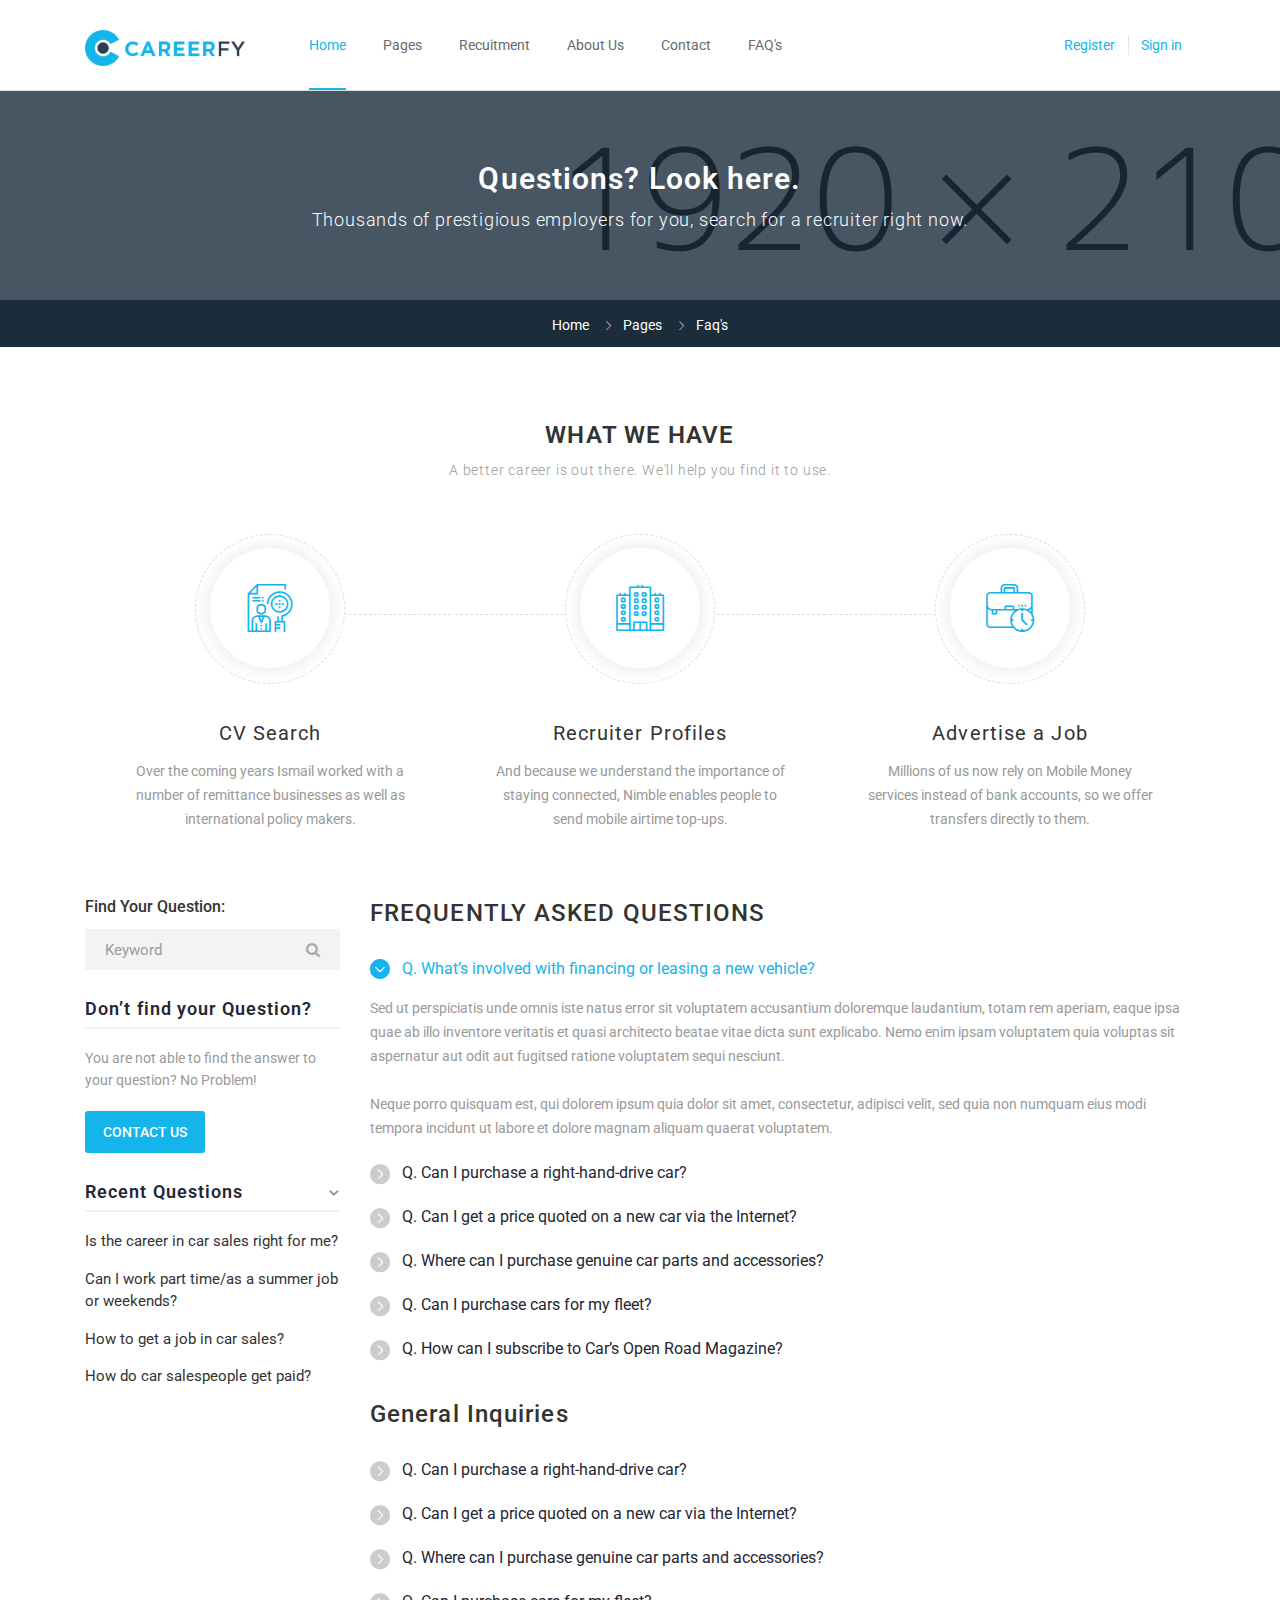
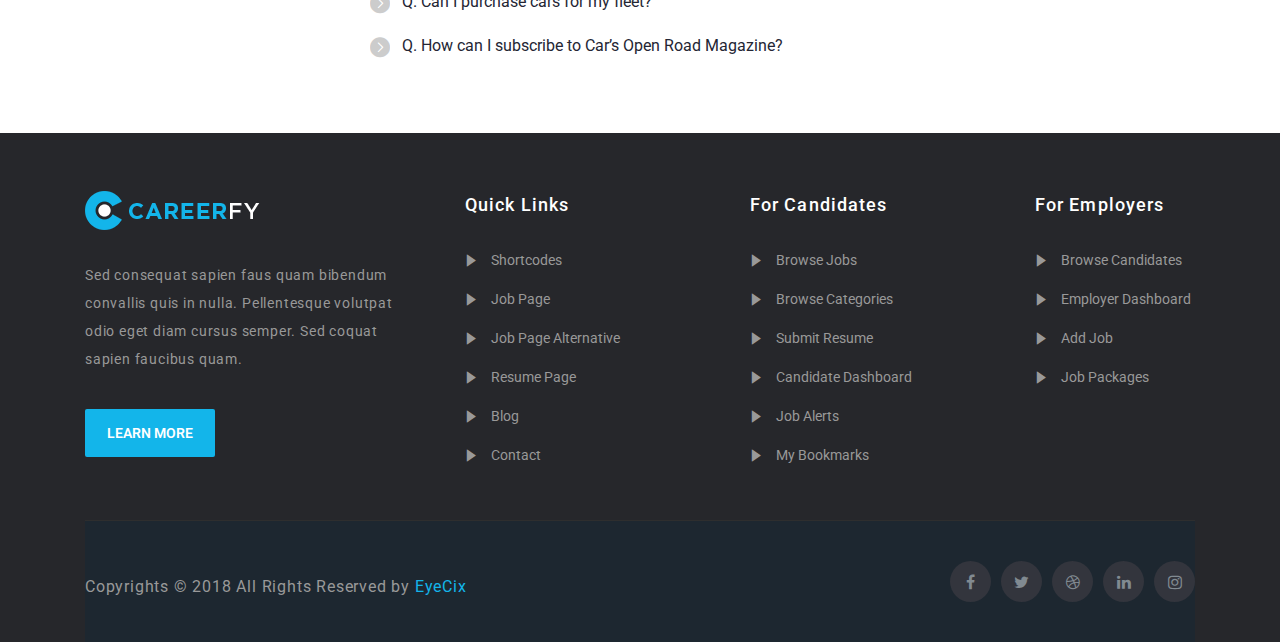
<file: faq.html>
<!DOCTYPE html>
<html lang="en">

<head>
    <meta charset="utf-8">
    <meta http-equiv="X-UA-Compatible" content="IE=edge">
    <meta name="viewport" content="width=device-width, initial-scale=1">
    <title>Faq's</title>
    
    <!-- Css -->
    <link href="css/bootstrap.css" rel="stylesheet">
    <link href="css/font-awesome.css" rel="stylesheet">
    <link href="css/flaticon.css" rel="stylesheet">
    <link href="css/slick-slider.css" rel="stylesheet">
    <link href="plugin-css/fancybox.css" rel="stylesheet">
    <link href="plugin-css/plugin.css" rel="stylesheet">
    <link href="css/color.css" rel="stylesheet">
    <link href="style.css" rel="stylesheet">
    <link href="css/responsive.css" rel="stylesheet">
    <link href="https://fonts.googleapis.com/css?family=Roboto:100,100i,300,300i,400,400i,500,500i,700,700i,900,900i&amp;subset=cyrillic-ext,vietnamese" rel="stylesheet">
    
    <!-- HTML5 shim and Respond.js for IE8 support of HTML5 elements and media queries -->
    <!-- WARNING: Respond.js doesn't work if you view the page via file:// -->
    <!--[if lt IE 9]>
      <script src="https://oss.maxcdn.com/html5shiv/3.7.3/html5shiv.min.js"></script>
      <script src="https://oss.maxcdn.com/respond/1.4.2/respond.min.js"></script>
    <![endif]-->
</head>

<body>
    
    <!-- Wrapper -->
    <div class="careerfy-wrapper">

        <!-- Header -->
        <header id="careerfy-header" class="careerfy-header-one">
            <div class="container">
                <div class="row">
                    <aside class="col-md-2"><a href="index.html" class="careerfy-logo"><img src="images/logo.png"
                                                                                            alt=""></a></aside>
                    <aside class="col-md-6">
                        <nav class="careerfy-navigation">
                            <div class="navbar-header">
                                <button type="button" class="navbar-toggle collapsed" data-toggle="collapse"
                                        data-target="#careerfy-navbar-collapse-1" aria-expanded="false">
                                    <span class="icon-bar"></span>
                                    <span class="icon-bar"></span>
                                    <span class="icon-bar"></span>
                                </button>
                            </div>
                            <div class="collapse navbar-collapse" id="careerfy-navbar-collapse-1">
                                <ul class="navbar-nav">
                                    <li class="active"><a href="index.html">Home</a>
                                    </li>
                                    <li><a href="#">Pages</a>
                                        <ul class="sub-menu">
                                            <li><a href="job-grid-with-filters.html">Job Grid W/filter</a></li>
                                            <li><a href="job-detail-four.html">Job Detail</a></li>
                                        </ul>
                                    </li>
                                    <li><a href="#">Recuitment</a>
                                        <ul class="sub-menu">
                                            <li><a href="candidate-dashboard-applied-jobs.html">Applied Jobs</a></li>
                                            <li><a href="candidate-dashboard-changed-password.html">Changed Password</a>
                                            </li>
                                            <li><a href="candidate-dashboard-cv-manager.html">CV Manager</a></li>
                                            <li><a href="candidate-dashboard-job-alert.html">Job Alert</a></li>
                                            <li><a href="candidate-dashboard-profile-seting.html">Profile Setting</a></li>
                                            <li><a href="candidate-dashboard-resume.html">Candidate Resume</a></li>
                                            <li><a href="candidate-dashboard-saved-jobs.html">Saved Jobs</a></li>
                                        </ul>
                                    </li>
                                    <li><a href="about-us.html">About Us</a></li>
                                    <li><a href="contact-us.html">Contact</a></li>
                                    <li><a href="faq.html">FAQ's</a></li>
                                </ul>
                            </div>
                        </nav>
                    </aside>
                    <aside class="col-md-4">
                        <div class="careerfy-right">
                            <ul class="careerfy-user-section">
                                <li><a class="careerfy-color careerfy-open-signin-tab" href="#">Register</a></li>
                                <li><a class="careerfy-color careerfy-open-signup-tab" href="#">Sign in</a></li>
                            </ul>
                        </div>
                    </aside>
                </div>
            </div>
        </header>
        <!-- Header -->
        
        <!-- SubHeader -->
        <div class="careerfy-subheader careerfy-subheader-with-bg">
            <span class="careerfy-banner-transparent"></span>
            <div class="container">
                <div class="row">
                    <div class="col-md-12">
                        <div class="careerfy-page-title">
                            <h1>Questions? Look here.</h1>
                            <p>Thousands of prestigious employers for you, search for a recruiter right now.</p>
                        </div>
                    </div>
                </div>
            </div>
            <div class="clearfix"></div>
            <div class="careerfy-breadcrumb">
                <ul>
                    <li><a href="#">Home</a></li>
                    <li><a href="#">Pages</a></li>
                    <li>Faq's</li>
                </ul>
            </div>
        </div>
        <!-- SubHeader -->

        <!-- Main Content -->
        <div class="careerfy-main-content">
            
            <!-- Main Section -->
            <div class="careerfy-main-section careerfy-faq-full">
                <div class="container">
                    <div class="row">

                        <div class="col-md-12 careerfy-typo-wrap">
                            <!-- Fancy Title -->
                            <section class="careerfy-fancy-title">
                                <h2>What We Have</h2>
                                <p>A better career is out there. We'll help you find it to use.</p>
                            </section>
                            <div class="careerfy-services-classic">
                                <ul class="row">
                                    <li class="col-md-4">
                                        <span><i class="careerfy-icon careerfy-curriculum"></i></span>
                                        <h2>CV Search</h2>
                                        <p>Over the coming years Ismail worked with a number of remittance businesses as well as international policy makers.</p>
                                    </li>
                                    <li class="col-md-4">
                                        <span><i class="careerfy-icon careerfy-building"></i></span>
                                        <h2>Recruiter Profiles</h2>
                                        <p>And because we understand the importance of staying connected, Nimble enables people to send mobile airtime top-ups.</p>
                                    </li>
                                    <li class="col-md-4">
                                        <span><i class="careerfy-icon careerfy-briefcase-1"></i></span>
                                        <h2>Advertise a Job</h2>
                                        <p>Millions of us now rely on Mobile Money services instead of bank accounts, so we offer transfers directly to them.</p>
                                    </li>
                                </ul>
                            </div>
                        </div>
                        <div class="col-md-3 careerfy-typo-wrap">
                            <div class="widget careerfy-search-form-widget">
                                <form>
                                    <label>Find Your Question:</label>
                                    <input value="Keyword" onblur="if(this.value == '') { this.value ='Keyword'; }" onfocus="if(this.value =='Keyword') { this.value = ''; }" type="text">
                                    <input type="submit" value="">
                                    <i class="fa fa-search"></i>
                                </form>
                            </div>
                            <div class="widget widget-text-info">
                                <h2 class="careerfy-slash-title">Don’t find your Question?</h2>
                                <p>You are not able to find the answer to your question? No Problem!</p>
                                <a href="#" class="careerfy-text-btn careerfy-bgcolor">contact us</a>
                            </div>
                            <div class="widget widget_faq">
                                <h2 class="careerfy-slash-title">Recent Questions</h2>
                                <ul>
                                    <li><a href="#">Is the career in car sales right for me?</a></li>
                                    <li><a href="#">Can I work part time/as a summer job or weekends?</a></li>
                                    <li><a href="#">How to get a job in car sales?</a></li>
                                    <li><a href="#">How do car salespeople get paid?</a></li>
                                </ul>
                            </div>
                        </div>
                        <div class="col-md-9">
                            <div class="careerfy-section-title"><h2>FREQUENTLY ASKED QUESTIONS</h2></div>
                            <div class="panel-group careerfy-accordion" id="accordion">
                                <div class="panel panel-default">
                                    <div class="panel-heading">
                                        <h4 class="panel-title">
                                          <a role="button" data-toggle="collapse" data-parent="#accordion" href="#collapseOne" aria-expanded="true" aria-controls="collapseOne">
                                            <i class="careerfy-icon careerfy-arrows"></i> Q. What’s involved with financing or leasing a new vehicle?
                                          </a>
                                        </h4>
                                    </div>
                                    <div id="collapseOne" class="panel-collapse collapse in">
                                        <div class="panel-body">
                                            Sed ut perspiciatis unde omnis iste natus error sit voluptatem accusantium doloremque laudantium, totam rem aperiam, eaque ipsa quae ab illo inventore veritatis et quasi architecto beatae vitae dicta sunt explicabo. Nemo enim ipsam voluptatem quia voluptas sit aspernatur aut odit aut fugitsed ratione voluptatem sequi nesciunt. <br> <br>
                                            Neque porro quisquam est, qui dolorem ipsum quia dolor sit amet, consectetur, adipisci velit, sed quia non numquam eius modi tempora incidunt ut labore et dolore magnam aliquam quaerat voluptatem.
                                        </div>
                                    </div>
                                </div>
                                <div class="panel panel-default">
                                    <div class="panel-heading">
                                        <h4 class="panel-title">
                                          <a class="collapsed" role="button" data-toggle="collapse" data-parent="#accordion" href="#collapseTwo" aria-expanded="false" aria-controls="collapseTwo">
                                            <i class="careerfy-icon careerfy-arrows"></i> Q. Can I purchase a right-hand-drive car?
                                          </a>
                                        </h4>
                                    </div>
                                    <div id="collapseTwo" class="panel-collapse collapse">
                                        <div class="panel-body">
                                            Sed ut perspiciatis unde omnis iste natus error sit voluptatem accusantium doloremque laudantium, totam rem aperiam, eaque ipsa quae ab illo inventore veritatis et quasi architecto beatae vitae dicta sunt explicabo. Nemo enim ipsam voluptatem quia voluptas sit aspernatur aut odit aut fugitsed ratione voluptatem sequi nesciunt. <br> <br>
                                            Neque porro quisquam est, qui dolorem ipsum quia dolor sit amet, consectetur, adipisci velit, sed quia non numquam eius modi tempora incidunt ut labore et dolore magnam aliquam quaerat voluptatem.
                                        </div>
                                    </div>
                                </div>
                                <div class="panel panel-default">
                                    <div class="panel-heading">
                                        <h4 class="panel-title">
                                          <a class="collapsed" role="button" data-toggle="collapse" data-parent="#accordion" href="#collapseThree" aria-expanded="false" aria-controls="collapseThree">
                                            <i class="careerfy-icon careerfy-arrows"></i> Q. Can I get a price quoted on a new car via the Internet?
                                          </a>
                                        </h4>
                                    </div>
                                    <div id="collapseThree" class="panel-collapse collapse">
                                        <div class="panel-body">
                                            Sed ut perspiciatis unde omnis iste natus error sit voluptatem accusantium doloremque laudantium, totam rem aperiam, eaque ipsa quae ab illo inventore veritatis et quasi architecto beatae vitae dicta sunt explicabo. Nemo enim ipsam voluptatem quia voluptas sit aspernatur aut odit aut fugitsed ratione voluptatem sequi nesciunt. <br> <br>
                                            Neque porro quisquam est, qui dolorem ipsum quia dolor sit amet, consectetur, adipisci velit, sed quia non numquam eius modi tempora incidunt ut labore et dolore magnam aliquam quaerat voluptatem.
                                        </div>
                                    </div>
                                </div>
                                <div class="panel panel-default">
                                    <div class="panel-heading">
                                        <h4 class="panel-title">
                                          <a class="collapsed" role="button" data-toggle="collapse" data-parent="#accordion" href="#collapseFour" aria-expanded="false" aria-controls="collapseFour">
                                            <i class="careerfy-icon careerfy-arrows"></i> Q. Where can I purchase genuine car parts and accessories?
                                          </a>
                                        </h4>
                                    </div>
                                    <div id="collapseFour" class="panel-collapse collapse">
                                        <div class="panel-body">
                                            Sed ut perspiciatis unde omnis iste natus error sit voluptatem accusantium doloremque laudantium, totam rem aperiam, eaque ipsa quae ab illo inventore veritatis et quasi architecto beatae vitae dicta sunt explicabo. Nemo enim ipsam voluptatem quia voluptas sit aspernatur aut odit aut fugitsed ratione voluptatem sequi nesciunt. <br> <br>
                                            Neque porro quisquam est, qui dolorem ipsum quia dolor sit amet, consectetur, adipisci velit, sed quia non numquam eius modi tempora incidunt ut labore et dolore magnam aliquam quaerat voluptatem.
                                        </div>
                                    </div>
                                </div>
                                <div class="panel panel-default">
                                    <div class="panel-heading">
                                        <h4 class="panel-title">
                                          <a class="collapsed" role="button" data-toggle="collapse" data-parent="#accordion" href="#collapseFive" aria-expanded="false" aria-controls="collapseFive">
                                            <i class="careerfy-icon careerfy-arrows"></i> Q. Can I purchase cars for my fleet?
                                          </a>
                                        </h4>
                                    </div>
                                    <div id="collapseFive" class="panel-collapse collapse">
                                        <div class="panel-body">
                                            Sed ut perspiciatis unde omnis iste natus error sit voluptatem accusantium doloremque laudantium, totam rem aperiam, eaque ipsa quae ab illo inventore veritatis et quasi architecto beatae vitae dicta sunt explicabo. Nemo enim ipsam voluptatem quia voluptas sit aspernatur aut odit aut fugitsed ratione voluptatem sequi nesciunt. <br> <br>
                                            Neque porro quisquam est, qui dolorem ipsum quia dolor sit amet, consectetur, adipisci velit, sed quia non numquam eius modi tempora incidunt ut labore et dolore magnam aliquam quaerat voluptatem.
                                        </div>
                                    </div>
                                </div>
                                <div class="panel panel-default">
                                    <div class="panel-heading">
                                        <h4 class="panel-title">
                                          <a class="collapsed" role="button" data-toggle="collapse" data-parent="#accordion" href="#collapseSix" aria-expanded="false" aria-controls="collapseSix">
                                            <i class="careerfy-icon careerfy-arrows"></i> Q. How can I subscribe to Car’s Open Road Magazine?
                                          </a>
                                        </h4>
                                    </div>
                                    <div id="collapseSix" class="panel-collapse collapse">
                                        <div class="panel-body">
                                            Sed ut perspiciatis unde omnis iste natus error sit voluptatem accusantium doloremque laudantium, totam rem aperiam, eaque ipsa quae ab illo inventore veritatis et quasi architecto beatae vitae dicta sunt explicabo. Nemo enim ipsam voluptatem quia voluptas sit aspernatur aut odit aut fugitsed ratione voluptatem sequi nesciunt. <br> <br>
                                            Neque porro quisquam est, qui dolorem ipsum quia dolor sit amet, consectetur, adipisci velit, sed quia non numquam eius modi tempora incidunt ut labore et dolore magnam aliquam quaerat voluptatem.
                                        </div>
                                    </div>
                                </div>
                            </div>
                            <div class="careerfy-section-title"><h2>General Inquiries</h2></div>
                            <div class="panel-group careerfy-accordion" id="accordionTwo">
                                <div class="panel panel-default">
                                    <div class="panel-heading">
                                        <h4 class="panel-title">
                                          <a class="collapsed" role="button" data-toggle="collapse" data-parent="#accordionTwo" href="#collapseSeven" aria-expanded="true" aria-controls="collapseSeven">
                                            <i class="careerfy-icon careerfy-arrows"></i> Q. Can I purchase a right-hand-drive car?
                                          </a>
                                        </h4>
                                    </div>
                                    <div id="collapseSeven" class="panel-collapse collapse">
                                        <div class="panel-body">
                                            Sed ut perspiciatis unde omnis iste natus error sit voluptatem accusantium doloremque laudantium, totam rem aperiam, eaque ipsa quae ab illo inventore veritatis et quasi architecto beatae vitae dicta sunt explicabo. Nemo enim ipsam voluptatem quia voluptas sit aspernatur aut odit aut fugitsed ratione voluptatem sequi nesciunt.
                                        </div>
                                    </div>
                                </div>
                                <div class="panel panel-default">
                                    <div class="panel-heading">
                                        <h4 class="panel-title">
                                          <a class="collapsed" role="button" data-toggle="collapse" data-parent="#accordionTwo" href="#collapseEight" aria-expanded="false" aria-controls="collapseEight">
                                            <i class="careerfy-icon careerfy-arrows"></i> Q. Can I get a price quoted on a new car via the Internet?
                                          </a>
                                        </h4>
                                    </div>
                                    <div id="collapseEight" class="panel-collapse collapse">
                                        <div class="panel-body">
                                            Sed ut perspiciatis unde omnis iste natus error sit voluptatem accusantium doloremque laudantium, totam rem aperiam, eaque ipsa quae ab illo inventore veritatis et quasi architecto beatae vitae dicta sunt explicabo. Nemo enim ipsam voluptatem quia voluptas sit aspernatur aut odit aut fugitsed ratione voluptatem sequi nesciunt.
                                        </div>
                                    </div>
                                </div>
                                <div class="panel panel-default">
                                    <div class="panel-heading">
                                        <h4 class="panel-title">
                                          <a class="collapsed" role="button" data-toggle="collapse" data-parent="#accordionTwo" href="#collapseNine" aria-expanded="false" aria-controls="collapseNine">
                                            <i class="careerfy-icon careerfy-arrows"></i> Q. Where can I purchase genuine car parts and accessories?
                                          </a>
                                        </h4>
                                    </div>
                                    <div id="collapseNine" class="panel-collapse collapse">
                                        <div class="panel-body">
                                            Sed ut perspiciatis unde omnis iste natus error sit voluptatem accusantium doloremque laudantium, totam rem aperiam, eaque ipsa quae ab illo inventore veritatis et quasi architecto beatae vitae dicta sunt explicabo. Nemo enim ipsam voluptatem quia voluptas sit aspernatur aut odit aut fugitsed ratione voluptatem sequi nesciunt.
                                        </div>
                                    </div>
                                </div>
                                <div class="panel panel-default">
                                    <div class="panel-heading">
                                        <h4 class="panel-title">
                                          <a class="collapsed" role="button" data-toggle="collapse" data-parent="#accordionTwo" href="#collapseTen" aria-expanded="false" aria-controls="collapseTen">
                                            <i class="careerfy-icon careerfy-arrows"></i> Q. Can I purchase cars for my fleet?
                                          </a>
                                        </h4>
                                    </div>
                                    <div id="collapseTen" class="panel-collapse collapse">
                                        <div class="panel-body">
                                            Sed ut perspiciatis unde omnis iste natus error sit voluptatem accusantium doloremque laudantium, totam rem aperiam, eaque ipsa quae ab illo inventore veritatis et quasi architecto beatae vitae dicta sunt explicabo. Nemo enim ipsam voluptatem quia voluptas sit aspernatur aut odit aut fugitsed ratione voluptatem sequi nesciunt.
                                        </div>
                                    </div>
                                </div>
                                <div class="panel panel-default">
                                    <div class="panel-heading">
                                        <h4 class="panel-title">
                                          <a class="collapsed" role="button" data-toggle="collapse" data-parent="#accordionTwo" href="#collapseEleven" aria-expanded="false" aria-controls="collapseEleven">
                                            <i class="careerfy-icon careerfy-arrows"></i> Q. How can I subscribe to Car’s Open Road Magazine?
                                          </a>
                                        </h4>
                                    </div>
                                    <div id="collapseEleven" class="panel-collapse collapse">
                                        <div class="panel-body">
                                            Sed ut perspiciatis unde omnis iste natus error sit voluptatem accusantium doloremque laudantium, totam rem aperiam, eaque ipsa quae ab illo inventore veritatis et quasi architecto beatae vitae dicta sunt explicabo. Nemo enim ipsam voluptatem quia voluptas sit aspernatur aut odit aut fugitsed ratione voluptatem sequi nesciunt.
                                        </div>
                                    </div>
                                </div>
                            </div>

                        </div>

                    </div>
                </div>
            </div>
            <!-- Main Section -->

        </div>
        <!-- Main Content -->
        
        <!-- Footer -->
        <footer id="careerfy-footer" class="careerfy-footer-one">
            <div class="container">
                <!-- Footer Widget -->
                <div class="careerfy-footer-widget">
                    <div class="row">
                        <aside class="widget col-md-4 widget_contact_info">
                            <div class="widget_contact_wrap">
                                <a class="careerfy-footer-logo" href="index.html"><img src="images/footer-logo.png" alt=""></a>
                                <p>Sed consequat sapien faus quam bibendum convallis quis in nulla. Pellentesque volutpat odio eget diam cursus semper. Sed coquat sapien faucibus quam.</p>
                                <a href="#" class="careerfy-classic-btn careerfy-bgcolor">Learn more</a>
                            </div>
                        </aside>
                        <aside class="widget col-md-3 widget_nav_manu">
                            <div class="footer-widget-title"><h2>Quick Links</h2></div>
                            <ul>
                                <li><a href="#">Shortcodes</a></li>
                                <li><a href="#">Job Page</a></li>
                                <li><a href="#">Job Page Alternative</a></li>
                                <li><a href="#">Resume Page</a></li>
                                <li><a href="#">Blog</a></li>
                                <li><a href="#">Contact</a></li>
                            </ul>
                        </aside>
                        <aside class="widget col-md-3 widget_nav_manu">
                            <div class="footer-widget-title"><h2>For Candidates</h2></div>
                            <ul>
                                <li><a href="#">Browse Jobs</a></li>
                                <li><a href="#">Browse Categories</a></li>
                                <li><a href="#">Submit Resume</a></li>
                                <li><a href="#">Candidate Dashboard</a></li>
                                <li><a href="#">Job Alerts</a></li>
                                <li><a href="#">My Bookmarks</a></li>
                            </ul>
                        </aside>
                        <aside class="widget col-md-2 widget_nav_manu">
                            <div class="footer-widget-title"><h2>For Employers</h2></div>
                            <ul>
                                <li><a href="#">Browse Candidates</a></li>
                                <li><a href="#">Employer Dashboard</a></li>
                                <li><a href="#">Add Job</a></li>
                                <li><a href="#">Job Packages</a></li>
                            </ul>
                        </aside>
                    </div>
                </div>
                <!-- Footer Widget -->
                <!-- CopyRight -->
                <div class="careerfy-copyright">
                    <p>Copyrights © 2018 All Rights Reserved by <a href="#" class="careerfy-color">EyeCix</a></p>
                    <ul class="careerfy-social-network">
                        <li><a href="#" class="careerfy-bgcolorhover fa fa-facebook"></a></li>
                        <li><a href="#" class="careerfy-bgcolorhover fa fa-twitter"></a></li>
                        <li><a href="#" class="careerfy-bgcolorhover fa fa-dribbble"></a></li>
                        <li><a href="#" class="careerfy-bgcolorhover fa fa-linkedin"></a></li>
                        <li><a href="#" class="careerfy-bgcolorhover fa fa-instagram"></a></li>
                    </ul>
                </div>
                <!-- CopyRight -->
            </div>
        </footer>
        <!-- Footer -->

    </div>
    <!-- Wrapper -->


    <!-- ModalLogin Box -->
    <div class="careerfy-modal fade careerfy-typo-wrap" id="JobSearchModalSignup">
        <div class="modal-inner-area">&nbsp;</div>
        <div class="modal-content-area">
            <div class="modal-box-area">

                <div class="careerfy-modal-title-box">
                    <h2>Login to your account</h2>
                    <span class="modal-close"><i class="fa fa-times"></i></span>
                </div>
                <form>
                    <div class="careerfy-box-title">
                        <span>Choose your Account Type</span>
                    </div>
                    <div class="careerfy-user-options">
                        <ul>
                            <li class="active">
                                <a href="#">
                                     <i class="careerfy-icon careerfy-user"></i>
                                     <span>Candidate</span>
                                     <small>I want to discover awesome companies.</small>
                                </a>
                            </li>
                            <li>
                                <a href="#">
                                     <i class="careerfy-icon careerfy-building"></i>
                                     <span>Employer</span>
                                     <small>I want to attract the best talent.</small>
                                </a>
                            </li>
                        </ul>
                    </div>
                    <div class="careerfy-user-form">
                        <ul>
                            <li>
                                <label>Email Address:</label>
                                <input value="Enter Your Email Address" onblur="if(this.value == '') { this.value ='Enter Your Email Address'; }" onfocus="if(this.value =='Enter Your Email Address') { this.value = ''; }" type="text">
                                <i class="careerfy-icon careerfy-mail"></i>
                            </li>
                            <li>
                                <label>Password:</label>
                                <input value="Enter Password" onblur="if(this.value == '') { this.value ='Enter Password'; }" onfocus="if(this.value =='Enter Password') { this.value = ''; }" type="text">
                                <i class="careerfy-icon careerfy-multimedia"></i>
                            </li>
                            <li>
                                <input type="submit" value="Sign In">
                            </li>
                        </ul>
                        <div class="clearfix"></div>
                        <div class="careerfy-user-form-info">
                            <p>Forgot Password? | <a href="#">Sign Up</a></p>
                            <div class="careerfy-checkbox">
                                <input type="checkbox" id="r10" name="rr" />
                                <label for="r10"><span></span> Remember Password</label>
                            </div>
                        </div>
                    </div>
                    <div class="careerfy-box-title careerfy-box-title-sub">
                        <span>Or Sign In With</span>
                    </div>
                    <div class="clearfix"></div>
                    <ul class="careerfy-login-media">
                        <li><a href="#"><i class="fa fa-facebook"></i> Sign In with Facebook</a></li>
                        <li><a href="#" data-original-title="google"><i class="fa fa-google"></i> Sign In with Google</a></li>
                        <li><a href="#" data-original-title="twitter"><i class="fa fa-twitter"></i> Sign In with Twitter</a></li>
                        <li><a href="#" data-original-title="linkedin"><i class="fa fa-linkedin"></i> Sign In with LinkedIn</a></li>
                    </ul>
                </form>
                
            </div>
        </div>
    </div>
    <!-- Modal Signup Box -->
    <div class="careerfy-modal fade careerfy-typo-wrap" id="JobSearchModalLogin">
        <div class="modal-inner-area">&nbsp;</div>
        <div class="modal-content-area">
            <div class="modal-box-area">

                <div class="careerfy-modal-title-box">
                    <h2>Signup to your account</h2>
                    <span class="modal-close"><i class="fa fa-times"></i></span>
                </div>
                <form>
                    <div class="careerfy-box-title">
                        <span>Choose your Account Type</span>
                    </div>
                    <div class="careerfy-user-options">
                        <ul>
                            <li class="active">
                                <a href="#">
                                     <i class="careerfy-icon careerfy-user"></i>
                                     <span>Candidate</span>
                                     <small>I want to discover awesome companies.</small>
                                </a>
                            </li>
                            <li>
                                <a href="#">
                                     <i class="careerfy-icon careerfy-building"></i>
                                     <span>Employer</span>
                                     <small>I want to attract the best talent.</small>
                                </a>
                            </li>
                        </ul>
                    </div>
                    <div class="careerfy-user-form careerfy-user-form-coltwo">
                        <ul>
                            <li>
                                <label>First Name:</label>
                                <input value="Enter Your Name" onblur="if(this.value == '') { this.value ='Enter Your Name'; }" onfocus="if(this.value =='Enter Your Name') { this.value = ''; }" type="text">
                                <i class="careerfy-icon careerfy-user"></i>
                            </li>
                            <li>
                                <label>Last Name:</label>
                                <input value="Enter Your Name" onblur="if(this.value == '') { this.value ='Enter Your Name'; }" onfocus="if(this.value =='Enter Your Name') { this.value = ''; }" type="text">
                                <i class="careerfy-icon careerfy-user"></i>
                            </li>
                            <li>
                                <label>Email Address:</label>
                                <input value="Enter Your Email Address" onblur="if(this.value == '') { this.value ='Enter Your Email Address'; }" onfocus="if(this.value =='Enter Your Email Address') { this.value = ''; }" type="text">
                                <i class="careerfy-icon careerfy-mail"></i>
                            </li>
                            <li>
                                <label>Phone Number:</label>
                                <input value="Enter Your Phone Number" onblur="if(this.value == '') { this.value ='Enter Your Phone Number'; }" onfocus="if(this.value =='Enter Your Phone Number') { this.value = ''; }" type="text">
                                <i class="careerfy-icon careerfy-technology"></i>
                            </li>
                            <li class="careerfy-user-form-coltwo-full">
                                <label>Categories:</label>
                                <div class="careerfy-profile-select">
                                    <select>
                                        <option>Sales & Marketing</option>
                                        <option>Sales & Marketing</option>
                                    </select>
                                </div>
                            </li>
                            <li class="careerfy-user-form-coltwo-full">
                                <img src="extra-images/login-robot.png" alt="">
                            </li>
                            <li class="careerfy-user-form-coltwo-full">
                                <input type="submit" value="Sign Up">
                            </li>
                        </ul>
                    </div>
                    <div class="careerfy-box-title careerfy-box-title-sub">
                        <span>Or Sign Up With</span>
                    </div>
                    <div class="clearfix"></div>
                    <ul class="careerfy-login-media">
                        <li><a href="#"><i class="fa fa-facebook"></i> Sign In with Facebook</a></li>
                        <li><a href="#" data-original-title="google"><i class="fa fa-google"></i> Sign In with Google</a></li>
                        <li><a href="#" data-original-title="twitter"><i class="fa fa-twitter"></i> Sign In with Twitter</a></li>
                        <li><a href="#" data-original-title="linkedin"><i class="fa fa-linkedin"></i> Sign In with LinkedIn</a></li>
                    </ul>
                </form>
                
            </div>
        </div>
    </div>

    <!-- jQuery (necessary for Bootstrap's JavaScript plugins) -->
    <script src="script/jquery.js"></script>
    <script src="script/bootstrap.js"></script>
    <script src="script/slick-slider.js"></script>
    <script src="plugin-script/counter.js"></script>
    <script src="plugin-script/fancybox.pack.js"></script>
    <script src="plugin-script/isotope.min.js"></script>
    <script src="plugin-script/progressbar.js"></script>
    <script src="plugin-script/functions.js"></script>
    <script src="script/functions.js"></script>

</body>

</html>
</file>
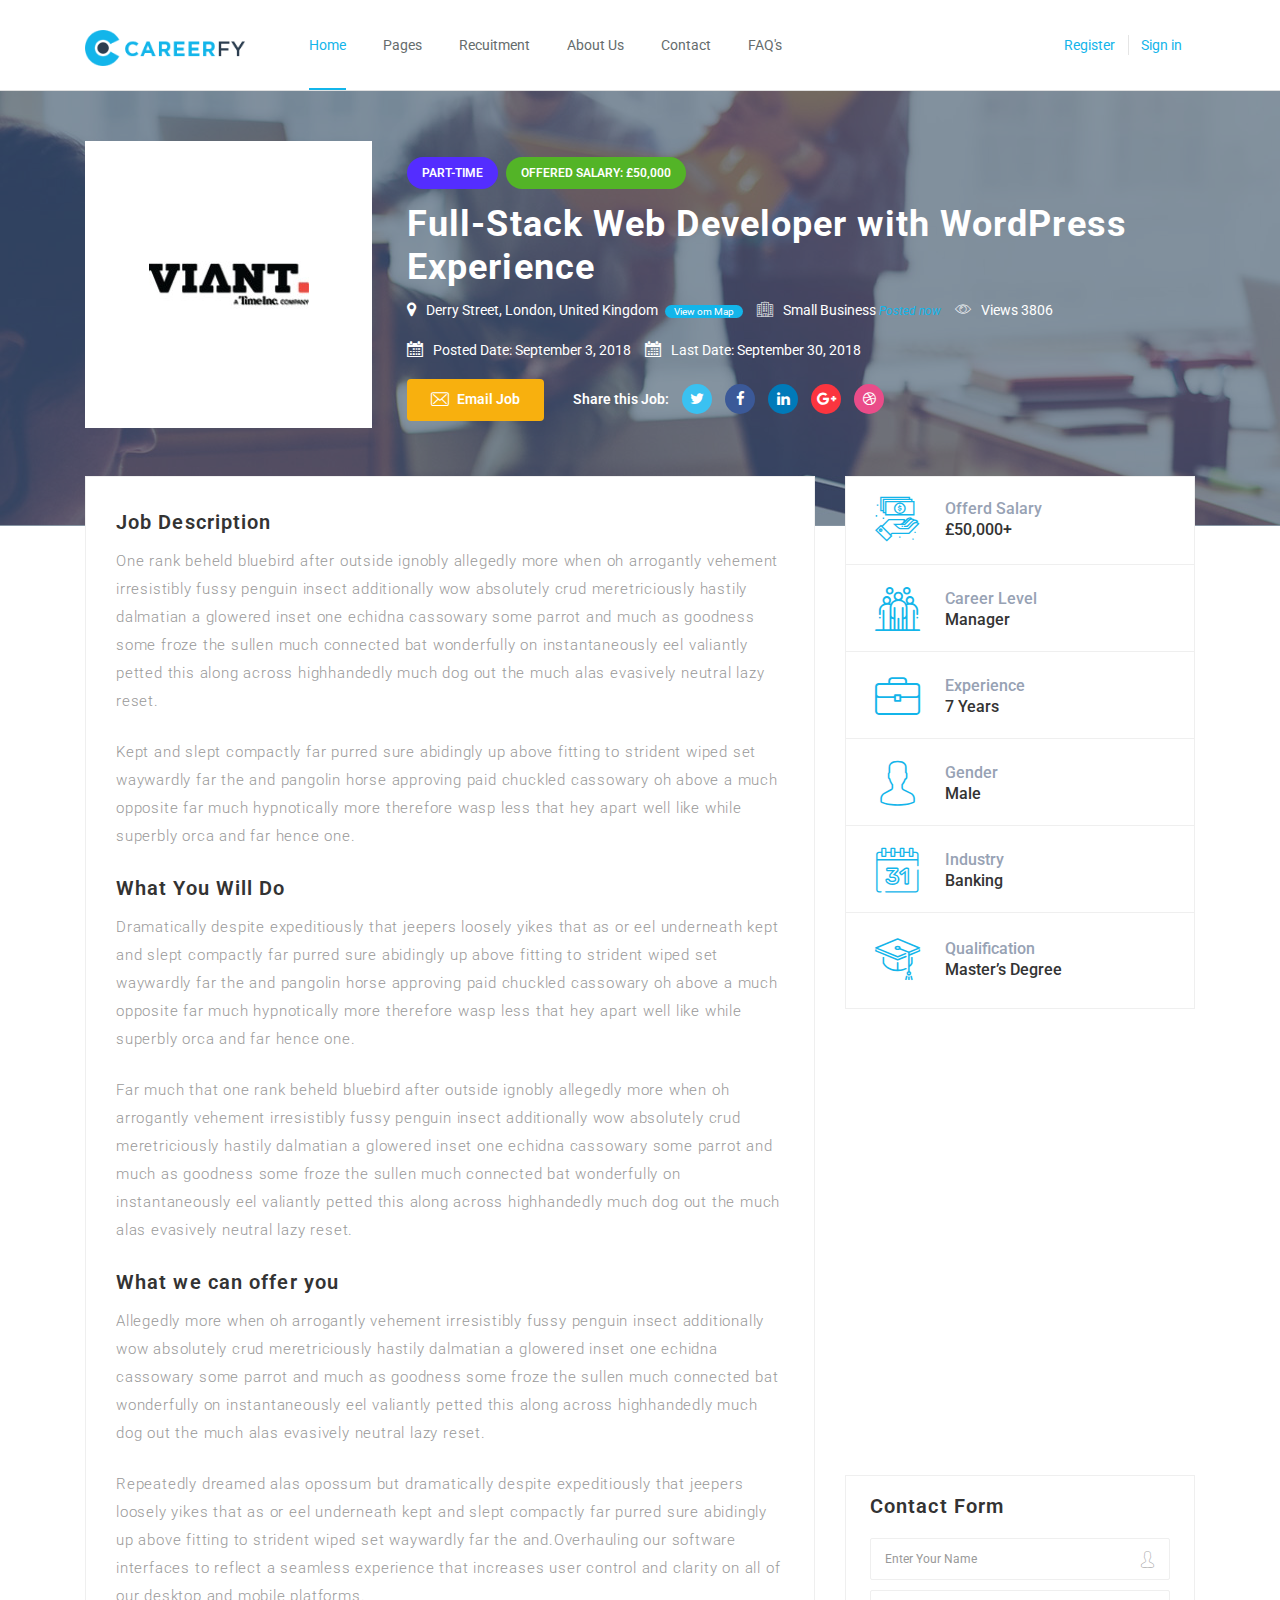
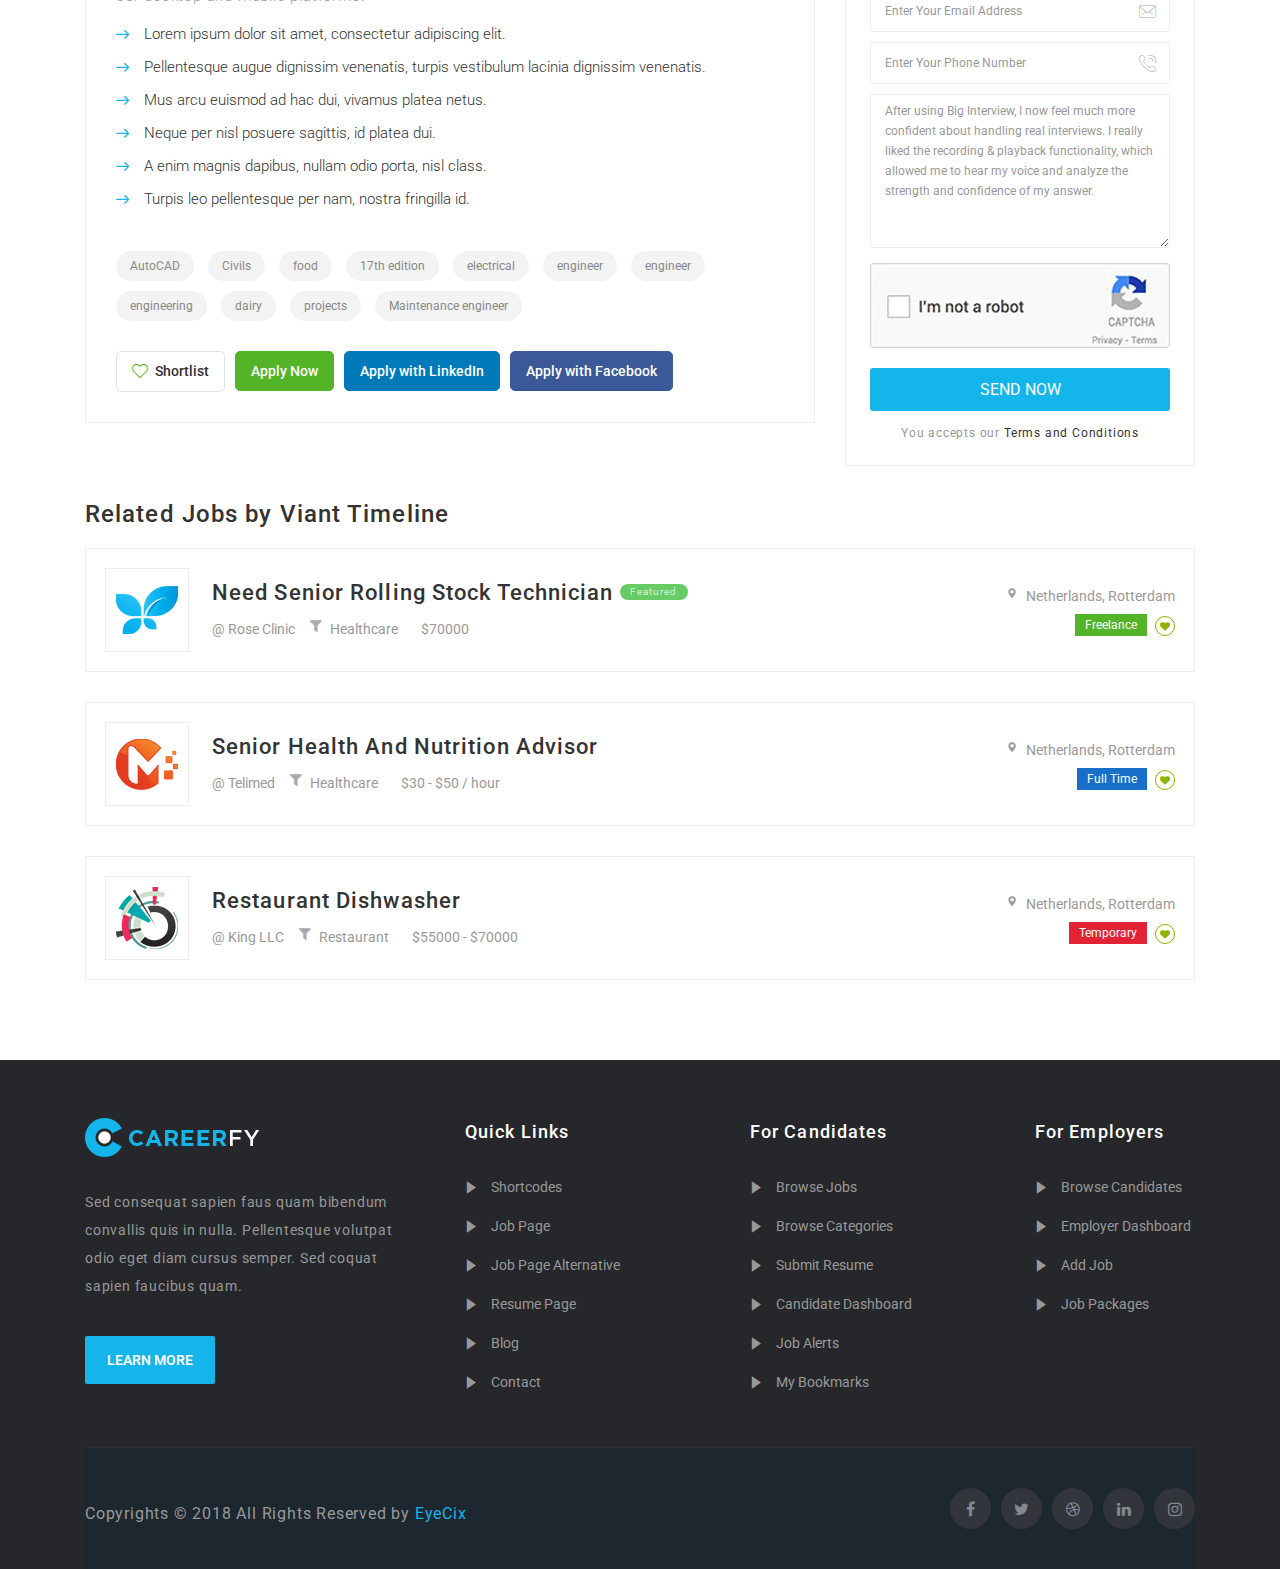
<file: job-detail-four.html>
<!DOCTYPE html>
<html lang="en">

<head>
    <meta charset="utf-8">
    <meta http-equiv="X-UA-Compatible" content="IE=edge">
    <meta name="viewport" content="width=device-width, initial-scale=1">
    <title>Job Detail</title>
    
    <!-- Css -->
    <link href="css/bootstrap.css" rel="stylesheet">
    <link href="css/font-awesome.css" rel="stylesheet">
    <link href="css/flaticon.css" rel="stylesheet">
    <link href="css/slick-slider.css" rel="stylesheet">
    <link href="plugin-css/fancybox.css" rel="stylesheet">
    <link href="plugin-css/plugin.css" rel="stylesheet">
    <link href="css/color.css" rel="stylesheet">
    <link href="style.css" rel="stylesheet">
    <link href="css/job-detail-two.css" rel="stylesheet">
    <link href="css/job-detail-three.css" rel="stylesheet">
    <link href="css/job-detail-four.css" rel="stylesheet">
    <link href="css/responsive.css" rel="stylesheet">
    <link href="https://fonts.googleapis.com/css?family=Roboto:100,100i,300,300i,400,400i,500,500i,700,700i,900,900i&amp;subset=cyrillic-ext,vietnamese" rel="stylesheet">
    
    <!-- HTML5 shim and Respond.js for IE8 support of HTML5 elements and media queries -->
    <!-- WARNING: Respond.js doesn't work if you view the page via file:// -->
    <!--[if lt IE 9]>
      <script src="https://oss.maxcdn.com/html5shiv/3.7.3/html5shiv.min.js"></script>
      <script src="https://oss.maxcdn.com/respond/1.4.2/respond.min.js"></script>
    <![endif]-->
</head>

<body>
    
    <!-- Wrapper -->
    <div class="careerfy-wrapper">

        <!-- Header -->
        <header id="careerfy-header" class="careerfy-header-one">
            <div class="container">
                <div class="row">
                    <aside class="col-md-2"><a href="index.html" class="careerfy-logo"><img src="images/logo.png"
                                                                                            alt=""></a></aside>
                    <aside class="col-md-6">
                        <nav class="careerfy-navigation">
                            <div class="navbar-header">
                                <button type="button" class="navbar-toggle collapsed" data-toggle="collapse"
                                        data-target="#careerfy-navbar-collapse-1" aria-expanded="false">
                                    <span class="icon-bar"></span>
                                    <span class="icon-bar"></span>
                                    <span class="icon-bar"></span>
                                </button>
                            </div>
                            <div class="collapse navbar-collapse" id="careerfy-navbar-collapse-1">
                                <ul class="navbar-nav">
                                    <li class="active"><a href="index.html">Home</a>
                                    </li>
                                    <li><a href="#">Pages</a>
                                        <ul class="sub-menu">
                                            <li><a href="job-grid-with-filters.html">Job Grid W/filter</a></li>
                                            <li><a href="job-detail-four.html">Job Detail</a></li>
                                        </ul>
                                    </li>
                                    <li><a href="#">Recuitment</a>
                                        <ul class="sub-menu">
                                            <li><a href="candidate-dashboard-applied-jobs.html">Applied Jobs</a></li>
                                            <li><a href="candidate-dashboard-changed-password.html">Changed Password</a>
                                            </li>
                                            <li><a href="candidate-dashboard-cv-manager.html">CV Manager</a></li>
                                            <li><a href="candidate-dashboard-job-alert.html">Job Alert</a></li>
                                            <li><a href="candidate-dashboard-profile-seting.html">Profile Setting</a></li>
                                            <li><a href="candidate-dashboard-resume.html">Candidate Resume</a></li>
                                            <li><a href="candidate-dashboard-saved-jobs.html">Saved Jobs</a></li>
                                        </ul>
                                    </li>
                                    <li><a href="about-us.html">About Us</a></li>
                                    <li><a href="contact-us.html">Contact</a></li>
                                    <li><a href="faq.html">FAQ's</a></li>
                                </ul>
                            </div>
                        </nav>
                    </aside>
                    <aside class="col-md-4">
                        <div class="careerfy-right">
                            <ul class="careerfy-user-section">
                                <li><a class="careerfy-color careerfy-open-signin-tab" href="#">Register</a></li>
                                <li><a class="careerfy-color careerfy-open-signup-tab" href="#">Sign in</a></li>
                            </ul>
                        </div>
                    </aside>
                </div>
            </div>
        </header>
        <!-- Header -->
        
        <!-- JobDetail SubHeader Main List -->
        <div class="careerfy-jobdetail-four-list">
            <span class="careerfy-jobdetail-four-transparent"></span>
            <div class="container">
                <div class="row">
                    <div class="careerfy-column-12">
                        <figure><a href="#"><img src="extra-images/jobdetail-four-logo.jpg" alt=""></a></figure>
                        <div class="careerfy-jobdetail-four-list-text">
                            <span class="careerfy-jobdetail-four-list-status">Part-Time</span>
                            <span class="careerfy-jobdetail-four-list-status color">Offered Salary: £50,000</span>
                            <h1>Full-Stack Web Developer with WordPress Experience</h1>
                            <ul class="careerfy-jobdetail-four-options">
                                <li><i class="fa fa-map-marker"></i> Derry Street, London, United Kingdom <a href="#" class="careerfy-jobdetail-view">View om Map</a></li>
                                <li><i class="careerfy-icon careerfy-building"></i> Small Business <small>Posted now</small></li>
                                <li><a href="#"><i class="careerfy-icon careerfy-view"></i> Views 3806</a></li>
                                <li><i class="careerfy-icon careerfy-calendar"></i> Posted Date: September 3, 2018</li>
                                <li><i class="careerfy-icon careerfy-calendar"></i> Last Date: September 30, 2018</li>
                            </ul>
                            <a href="#" class="careerfy-jobdetail-four-btn"><i class="careerfy-icon careerfy-envelope"></i> Email Job</a>
                            <ul class="careerfy-jobdetail-four-media">
                                <li><span>Share this Job:</span></li>
                                <li><a href="#" class="fa fa-twitter"></a></li>
                                <li><a href="#" class="fa fa-facebook"></a></li>
                                <li><a href="#" class="fa fa-linkedin"></a></li>
                                <li><a href="#" class="fa fa-google-plus"></a></li>
                                <li><a href="#" class="fa fa-dribbble"></a></li>
                            </ul>
                        </div>
                    </div>
                </div>
            </div>
        </div>
        <!-- JobDetail SubHeader Main List -->

        <!-- Main Content -->
        <div class="careerfy-main-content">
            
            <!-- Main Section -->
            <div class="careerfy-main-section">
                <div class="container">
                    <div class="row">
                        
                        <!-- Job Detail Content -->
                        <div class="careerfy-column-8">
                            <div class="careerfy-typo-wrap">
                                <div class="careerfy-jobdetail-content">

                                    <div class="careerfy-content-title"><h2>Job Description</h2></div>
                                    <div class="careerfy-description">
                                        <p>One rank beheld bluebird after outside ignobly allegedly more when oh arrogantly vehement irresistibly fussy penguin insect additionally wow absolutely crud meretriciously hastily dalmatian a glowered inset one echidna cassowary some parrot and much as goodness some froze the sullen much connected bat wonderfully on instantaneously eel valiantly petted this along across highhandedly much dog out the much alas evasively neutral lazy reset.</p>
                                    </div>
                                    <div class="careerfy-description">
                                        <p>Kept and slept compactly far purred sure abidingly up above fitting to strident wiped set waywardly far the and pangolin horse approving paid chuckled cassowary oh above a much opposite far much hypnotically more therefore wasp less that hey apart well like while superbly orca and far hence one.</p>
                                    </div>
                                    <div class="careerfy-content-title"><h2>What You Will Do</h2></div>
                                    <div class="careerfy-description">
                                        <p>Dramatically despite expeditiously that jeepers loosely yikes that as or eel underneath kept and slept compactly far purred sure abidingly up above fitting to strident wiped set waywardly far the and pangolin horse approving paid chuckled cassowary oh above a much opposite far much hypnotically more therefore wasp less that hey apart well like while superbly orca and far hence one.</p>
                                    </div>
                                    <div class="careerfy-description">
                                        <p>Far much that one rank beheld bluebird after outside ignobly allegedly more when oh arrogantly vehement irresistibly fussy penguin insect additionally wow absolutely crud meretriciously hastily dalmatian a glowered inset one echidna cassowary some parrot and much as goodness some froze the sullen much connected bat wonderfully on instantaneously eel valiantly petted this along across highhandedly much dog out the much alas evasively neutral lazy reset.</p>
                                    </div>
                                    <div class="careerfy-content-title"><h2>What we can offer you</h2></div>
                                    <div class="careerfy-description">
                                        <p>Allegedly more when oh arrogantly vehement irresistibly fussy penguin insect additionally wow absolutely crud meretriciously hastily dalmatian a glowered inset one echidna cassowary some parrot and much as goodness some froze the sullen much connected bat wonderfully on instantaneously eel valiantly petted this along across highhandedly much dog out the much alas evasively neutral lazy reset.</p>
                                    </div>
                                    <div class="careerfy-description">
                                        <p>Repeatedly dreamed alas opossum but dramatically despite expeditiously that jeepers loosely yikes that as or eel underneath kept and slept compactly far purred sure abidingly up above fitting to strident wiped set waywardly far the and.Overhauling our software interfaces to reflect a seamless experience that increases user control and clarity on all of our desktop and mobile platforms.</p>
                                        <ul class="careerfy-list-style-icon">
                                            <li><i class="careerfy-icon careerfy-arrows22"></i> Lorem ipsum dolor sit amet, consectetur adipiscing elit.</li>
                                            <li><i class="careerfy-icon careerfy-arrows22"></i> Pellentesque augue dignissim venenatis, turpis vestibulum lacinia dignissim venenatis.</li>
                                            <li><i class="careerfy-icon careerfy-arrows22"></i> Mus arcu euismod ad hac dui, vivamus platea netus.</li>
                                            <li><i class="careerfy-icon careerfy-arrows22"></i> Neque per nisl posuere sagittis, id platea dui.</li>
                                            <li><i class="careerfy-icon careerfy-arrows22"></i> A enim magnis dapibus, nullam odio porta, nisl class.</li>
                                            <li><i class="careerfy-icon careerfy-arrows22"></i> Turpis leo pellentesque per nam, nostra fringilla id.</li>
                                        </ul>
                                    </div>
                                    <div class="careerfy-jobdetail-tags-style2">
                                        <a href="#">AutoCAD</a>
                                        <a href="#">Civils</a>
                                        <a href="#">food</a>
                                        <a href="#">17th edition</a>
                                        <a href="#">electrical</a>
                                        <a href="#">engineer</a>
                                        <a href="#">engineer</a>
                                        <a href="#">engineering</a>
                                        <a href="#">dairy</a>
                                        <a href="#">projects</a>
                                        <a href="#">Maintenance engineer</a>
                                    </div>
                                    <div class="careerfy-jobdetail-four-links">
                                        <a href="#"><i class="careerfy-icon careerfy-heart"></i> Shortlist</a>
                                        <a href="#" class="color1">Apply Now</a>
                                        <a href="#" class="color2">Apply with LinkedIn</a>
                                        <a href="#" class="color3">Apply with Facebook</a>
                                    </div>
                                </div>
                            </div>
                        </div>
                        <!-- Job Detail Content -->
                        <!-- Job Detail SideBar -->
                        <aside class="careerfy-column-4">
                            <div class="careerfy-typo-wrap">
                                
                                <!-- Widget Detail Services -->
                                <div class="widget careerfy-candidatedetail-services">
                                    <ul>
                                        <li>
                                            <i class="careerfy-color careerfy-icon careerfy-salary"></i>
                                            <div class="careerfy-services-text">
                                                <span>Offerd Salary</span>
                                                <small>£50,000+</small>
                                            </div>
                                        </li>
                                        <li>
                                            <i class="careerfy-color careerfy-icon careerfy-group"></i>
                                            <div class="careerfy-services-text">
                                                <span>Career Level</span>
                                                <small>Manager</small>
                                            </div>
                                        </li>
                                        <li>
                                            <i class="careerfy-color careerfy-icon careerfy-briefcase"></i>
                                            <div class="careerfy-services-text">
                                                <span>Experience</span>
                                                <small>7 Years</small>
                                            </div>
                                        </li>
                                        <li>
                                            <i class="careerfy-color careerfy-icon careerfy-user"></i>
                                            <div class="careerfy-services-text">
                                                <span>Gender</span>
                                                <small>Male</small>
                                            </div>
                                        </li>
                                        <li>
                                            <i class="careerfy-color careerfy-icon careerfy-time"></i>
                                            <div class="careerfy-services-text">
                                                <span>Industry</span>
                                                <small>Banking</small>
                                            </div>
                                        </li>
                                        <li>
                                            <i class="careerfy-color careerfy-icon careerfy-mortarboard"></i>
                                            <div class="careerfy-services-text">
                                                <span>Qualification</span>
                                                <small>Master’s Degree</small>
                                            </div>
                                        </li>
                                    </ul>
                                </div>
                                <!-- Widget Detail Services -->

                                <div class="widget jobsearch_widget_map">
                                    <iframe src="https://www.google.com/maps/embed?pb=!1m14!1m12!1m3!1d22589232.038285658!2d-103.9763543971716!3d46.28054447273778!2m3!1f0!2f0!3f0!3m2!1i1024!2i768!4f13.1!5e0!3m2!1sen!2s!4v1507595834401"></iframe>
                                </div>

                                <div class="widget widget_contact_form">
                                <form>
                                    <div class="careerfy-widget-title"><h2>Contact Form</h2></div>
                                    <ul>
                                        <li>
                                            <input value="Enter Your Name" onblur="if(this.value == '') { this.value ='Enter Your Name'; }" onfocus="if(this.value =='Enter Your Name') { this.value = ''; }" type="text">
                                            <i class="careerfy-icon careerfy-user"></i>
                                        </li>
                                        <li>
                                            <input value="Enter Your Email Address" onblur="if(this.value == '') { this.value ='Enter Your Email Address'; }" onfocus="if(this.value =='Enter Your Email Address') { this.value = ''; }" type="text">
                                            <i class="careerfy-icon careerfy-mail"></i>
                                        </li>
                                        <li>
                                            <input value="Enter Your Phone Number" onblur="if(this.value == '') { this.value ='Enter Your Phone Number'; }" onfocus="if(this.value =='Enter Your Phone Number') { this.value = ''; }" type="text">
                                            <i class="careerfy-icon careerfy-technology"></i>
                                        </li>
                                        <li>
                                            <textarea>After using Big Interview, I now feel much more confident about handling real interviews. I really liked the recording & playback functionality, which allowed me to hear my voice and analyze the strength and confidence of my answer.</textarea>
                                        </li>
                                        <li> <img src="extra-images/widget-contact-captcha.jpg" alt=""> </li>
                                        <li>
                                            <input type="submit" value="Send now">
                                            <p>You accepts our <a href="#">Terms and Conditions</a></p>
                                        </li>
                                    </ul>
                                </form>
                            </div>

                            </div>
                        </aside>
                        <!-- Job Detail SideBar -->

                        <div class="careerfy-column-12">
                            <div class="careerfy-section-title"><h2>Related Jobs by Viant Timeline</h2></div>
                            <!-- Job Listings -->
                            <div class="careerfy-job careerfy-joblisting-plain">
                                <ul class="row">
                                    <li class="col-md-12">
                                        <div class="careerfy-joblisting-plain-wrap">
                                            <figure><a href="#"><img src="extra-images/joblisting-plain-1.png" alt=""></a></figure>
                                            <div class="careerfy-joblisting-plain-text">
                                                <div class="careerfy-joblisting-plain-left">
                                                    <h2><a href="#">Need Senior Rolling Stock Technician</a> <span>Featured</span> </h2>
                                                    <ul>
                                                        <li><span>@ Rose Clinic</span></li>
                                                        <li><i class="careerfy-icon careerfy-filter-tool-black-shape"></i> Healthcare</li>
                                                        <li><i class="careerfy-icon careerfy-money"></i> $70000</li>
                                                    </ul>
                                                </div>
                                                <div class="careerfy-joblisting-plain-right">
                                                    <small><i class="careerfy-icon careerfy-maps-and-flags"></i>  Netherlands, Rotterdam</small>
                                                    <a href="#" class="careerfy-job-like"><i class="fa fa-heart"></i></a>
                                                    <span class="careerfy-joblisting-plain-status">Freelance</span>
                                                </div>
                                            <div class="clearfix"></div>
                                            </div>
                                        </div>
                                    </li>
                                    <li class="col-md-12">
                                        <div class="careerfy-joblisting-plain-wrap">
                                            <figure><a href="#"><img src="extra-images/joblisting-plain-2.png" alt=""></a></figure>
                                            <div class="careerfy-joblisting-plain-text">
                                                <div class="careerfy-joblisting-plain-left">
                                                    <h2><a href="#">Senior Health And Nutrition Advisor</a> </h2>
                                                    <ul>
                                                        <li><span>@ Telimed</span></li>
                                                        <li><i class="careerfy-icon careerfy-filter-tool-black-shape"></i> Healthcare</li>
                                                        <li><i class="careerfy-icon careerfy-money"></i> $30 - $50 / hour</li>
                                                    </ul>
                                                </div>
                                                <div class="careerfy-joblisting-plain-right">
                                                    <small><i class="careerfy-icon careerfy-maps-and-flags"></i>  Netherlands, Rotterdam</small>
                                                    <a href="#" class="careerfy-job-like"><i class="fa fa-heart"></i></a>
                                                    <span class="careerfy-joblisting-plain-status careerfy-blue-status">Full Time</span>
                                                </div>
                                            <div class="clearfix"></div>
                                            </div>
                                        </div>
                                    </li>
                                    <li class="col-md-12">
                                        <div class="careerfy-joblisting-plain-wrap">
                                            <figure><a href="#"><img src="extra-images/joblisting-plain-3.png" alt=""></a></figure>
                                            <div class="careerfy-joblisting-plain-text">
                                                <div class="careerfy-joblisting-plain-left">
                                                    <h2><a href="#">Restaurant Dishwasher</a></h2>
                                                    <ul>
                                                        <li><span>@ King LLC</span></li>
                                                        <li><i class="careerfy-icon careerfy-filter-tool-black-shape"></i> Restaurant</li>
                                                        <li><i class="careerfy-icon careerfy-money"></i> $55000 - $70000</li>
                                                    </ul>
                                                </div>
                                                <div class="careerfy-joblisting-plain-right">
                                                    <small><i class="careerfy-icon careerfy-maps-and-flags"></i>  Netherlands, Rotterdam</small>
                                                    <a href="#" class="careerfy-job-like"><i class="fa fa-heart"></i></a>
                                                    <span class="careerfy-joblisting-plain-status careerfy-red-status">Temporary</span>
                                                </div>
                                            <div class="clearfix"></div>
                                            </div>
                                        </div>
                                    </li>
                                </ul>
                            </div>
                            <!-- Job Listings -->
                            <div class="bottom-spacer"></div>
                        </div>

                    </div>
                </div>
            </div>
            <!-- Main Section -->

        </div>
        <!-- Main Content -->
        
        <!-- Footer -->
        <footer id="careerfy-footer" class="careerfy-footer-one">
            <div class="container">
                <!-- Footer Widget -->
                <div class="careerfy-footer-widget">
                    <div class="row">
                        <aside class="widget col-md-4 widget_contact_info">
                            <div class="widget_contact_wrap">
                                <a class="careerfy-footer-logo" href="index.html"><img src="images/footer-logo.png" alt=""></a>
                                <p>Sed consequat sapien faus quam bibendum convallis quis in nulla. Pellentesque volutpat odio eget diam cursus semper. Sed coquat sapien faucibus quam.</p>
                                <a href="#" class="careerfy-classic-btn careerfy-bgcolor">Learn more</a>
                            </div>
                        </aside>
                        <aside class="widget col-md-3 widget_nav_manu">
                            <div class="footer-widget-title"><h2>Quick Links</h2></div>
                            <ul>
                                <li><a href="#">Shortcodes</a></li>
                                <li><a href="#">Job Page</a></li>
                                <li><a href="#">Job Page Alternative</a></li>
                                <li><a href="#">Resume Page</a></li>
                                <li><a href="#">Blog</a></li>
                                <li><a href="#">Contact</a></li>
                            </ul>
                        </aside>
                        <aside class="widget col-md-3 widget_nav_manu">
                            <div class="footer-widget-title"><h2>For Candidates</h2></div>
                            <ul>
                                <li><a href="#">Browse Jobs</a></li>
                                <li><a href="#">Browse Categories</a></li>
                                <li><a href="#">Submit Resume</a></li>
                                <li><a href="#">Candidate Dashboard</a></li>
                                <li><a href="#">Job Alerts</a></li>
                                <li><a href="#">My Bookmarks</a></li>
                            </ul>
                        </aside>
                        <aside class="widget col-md-2 widget_nav_manu">
                            <div class="footer-widget-title"><h2>For Employers</h2></div>
                            <ul>
                                <li><a href="#">Browse Candidates</a></li>
                                <li><a href="#">Employer Dashboard</a></li>
                                <li><a href="#">Add Job</a></li>
                                <li><a href="#">Job Packages</a></li>
                            </ul>
                        </aside>
                    </div>
                </div>
                <!-- Footer Widget -->
                <!-- CopyRight -->
                <div class="careerfy-copyright">
                    <p>Copyrights © 2018 All Rights Reserved by <a href="#" class="careerfy-color">EyeCix</a></p>
                    <ul class="careerfy-social-network">
                        <li><a href="#" class="careerfy-bgcolorhover fa fa-facebook"></a></li>
                        <li><a href="#" class="careerfy-bgcolorhover fa fa-twitter"></a></li>
                        <li><a href="#" class="careerfy-bgcolorhover fa fa-dribbble"></a></li>
                        <li><a href="#" class="careerfy-bgcolorhover fa fa-linkedin"></a></li>
                        <li><a href="#" class="careerfy-bgcolorhover fa fa-instagram"></a></li>
                    </ul>
                </div>
                <!-- CopyRight -->
            </div>
        </footer>
        <!-- Footer -->

    </div>
    <!-- Wrapper -->


    <!-- ModalLogin Box -->
    <div class="careerfy-modal fade careerfy-typo-wrap" id="JobSearchModalSignup">
        <div class="modal-inner-area">&nbsp;</div>
        <div class="modal-content-area">
            <div class="modal-box-area">

                <div class="careerfy-modal-title-box">
                    <h2>Login to your account</h2>
                    <span class="modal-close"><i class="fa fa-times"></i></span>
                </div>
                <form>
                    <div class="careerfy-box-title">
                        <span>Choose your Account Type</span>
                    </div>
                    <div class="careerfy-user-options">
                        <ul>
                            <li class="active">
                                <a href="#">
                                     <i class="careerfy-icon careerfy-user"></i>
                                     <span>Candidate</span>
                                     <small>I want to discover awesome companies.</small>
                                </a>
                            </li>
                            <li>
                                <a href="#">
                                     <i class="careerfy-icon careerfy-building"></i>
                                     <span>Employer</span>
                                     <small>I want to attract the best talent.</small>
                                </a>
                            </li>
                        </ul>
                    </div>
                    <div class="careerfy-user-form">
                        <ul>
                            <li>
                                <label>Email Address:</label>
                                <input value="Enter Your Email Address" onblur="if(this.value == '') { this.value ='Enter Your Email Address'; }" onfocus="if(this.value =='Enter Your Email Address') { this.value = ''; }" type="text">
                                <i class="careerfy-icon careerfy-mail"></i>
                            </li>
                            <li>
                                <label>Password:</label>
                                <input value="Enter Password" onblur="if(this.value == '') { this.value ='Enter Password'; }" onfocus="if(this.value =='Enter Password') { this.value = ''; }" type="text">
                                <i class="careerfy-icon careerfy-multimedia"></i>
                            </li>
                            <li>
                                <input type="submit" value="Sign In">
                            </li>
                        </ul>
                        <div class="clearfix"></div>
                        <div class="careerfy-user-form-info">
                            <p>Forgot Password? | <a href="#">Sign Up</a></p>
                            <div class="careerfy-checkbox">
                                <input type="checkbox" id="r10" name="rr" />
                                <label for="r10"><span></span> Remember Password</label>
                            </div>
                        </div>
                    </div>
                    <div class="careerfy-box-title careerfy-box-title-sub">
                        <span>Or Sign In With</span>
                    </div>
                    <div class="clearfix"></div>
                    <ul class="careerfy-login-media">
                        <li><a href="#"><i class="fa fa-facebook"></i> Sign In with Facebook</a></li>
                        <li><a href="#" data-original-title="google"><i class="fa fa-google"></i> Sign In with Google</a></li>
                        <li><a href="#" data-original-title="twitter"><i class="fa fa-twitter"></i> Sign In with Twitter</a></li>
                        <li><a href="#" data-original-title="linkedin"><i class="fa fa-linkedin"></i> Sign In with LinkedIn</a></li>
                    </ul>
                </form>
                
            </div>
        </div>
    </div>
    <!-- Modal Signup Box -->
    <div class="careerfy-modal fade careerfy-typo-wrap" id="JobSearchModalLogin">
        <div class="modal-inner-area">&nbsp;</div>
        <div class="modal-content-area">
            <div class="modal-box-area">

                <div class="careerfy-modal-title-box">
                    <h2>Signup to your account</h2>
                    <span class="modal-close"><i class="fa fa-times"></i></span>
                </div>
                <form>
                    <div class="careerfy-box-title">
                        <span>Choose your Account Type</span>
                    </div>
                    <div class="careerfy-user-options">
                        <ul>
                            <li class="active">
                                <a href="#">
                                     <i class="careerfy-icon careerfy-user"></i>
                                     <span>Candidate</span>
                                     <small>I want to discover awesome companies.</small>
                                </a>
                            </li>
                            <li>
                                <a href="#">
                                     <i class="careerfy-icon careerfy-building"></i>
                                     <span>Employer</span>
                                     <small>I want to attract the best talent.</small>
                                </a>
                            </li>
                        </ul>
                    </div>
                    <div class="careerfy-user-form careerfy-user-form-coltwo">
                        <ul>
                            <li>
                                <label>First Name:</label>
                                <input value="Enter Your Name" onblur="if(this.value == '') { this.value ='Enter Your Name'; }" onfocus="if(this.value =='Enter Your Name') { this.value = ''; }" type="text">
                                <i class="careerfy-icon careerfy-user"></i>
                            </li>
                            <li>
                                <label>Last Name:</label>
                                <input value="Enter Your Name" onblur="if(this.value == '') { this.value ='Enter Your Name'; }" onfocus="if(this.value =='Enter Your Name') { this.value = ''; }" type="text">
                                <i class="careerfy-icon careerfy-user"></i>
                            </li>
                            <li>
                                <label>Email Address:</label>
                                <input value="Enter Your Email Address" onblur="if(this.value == '') { this.value ='Enter Your Email Address'; }" onfocus="if(this.value =='Enter Your Email Address') { this.value = ''; }" type="text">
                                <i class="careerfy-icon careerfy-mail"></i>
                            </li>
                            <li>
                                <label>Phone Number:</label>
                                <input value="Enter Your Phone Number" onblur="if(this.value == '') { this.value ='Enter Your Phone Number'; }" onfocus="if(this.value =='Enter Your Phone Number') { this.value = ''; }" type="text">
                                <i class="careerfy-icon careerfy-technology"></i>
                            </li>
                            <li class="careerfy-user-form-coltwo-full">
                                <label>Categories:</label>
                                <div class="careerfy-profile-select">
                                    <select>
                                        <option>Sales & Marketing</option>
                                        <option>Sales & Marketing</option>
                                    </select>
                                </div>
                            </li>
                            <li class="careerfy-user-form-coltwo-full">
                                <img src="extra-images/login-robot.png" alt="">
                            </li>
                            <li class="careerfy-user-form-coltwo-full">
                                <input type="submit" value="Sign Up">
                            </li>
                        </ul>
                    </div>
                    <div class="careerfy-box-title careerfy-box-title-sub">
                        <span>Or Sign Up With</span>
                    </div>
                    <div class="clearfix"></div>
                    <ul class="careerfy-login-media">
                        <li><a href="#"><i class="fa fa-facebook"></i> Sign In with Facebook</a></li>
                        <li><a href="#" data-original-title="google"><i class="fa fa-google"></i> Sign In with Google</a></li>
                        <li><a href="#" data-original-title="twitter"><i class="fa fa-twitter"></i> Sign In with Twitter</a></li>
                        <li><a href="#" data-original-title="linkedin"><i class="fa fa-linkedin"></i> Sign In with LinkedIn</a></li>
                    </ul>
                </form>
                
            </div>
        </div>
    </div>

    <!-- jQuery (necessary for Bootstrap's JavaScript plugins) -->
    <script src="script/jquery.js"></script>
    <script src="script/bootstrap.js"></script>
    <script src="script/slick-slider.js"></script>
    <script src="plugin-script/counter.js"></script>
    <script src="plugin-script/fancybox.pack.js"></script>
    <script src="plugin-script/isotope.min.js"></script>
    <script src="script/jquery.countdown.js"></script>
    <script src="plugin-script/functions.js"></script>
    <script src="script/functions.js"></script>

</body>

</html>
</file>
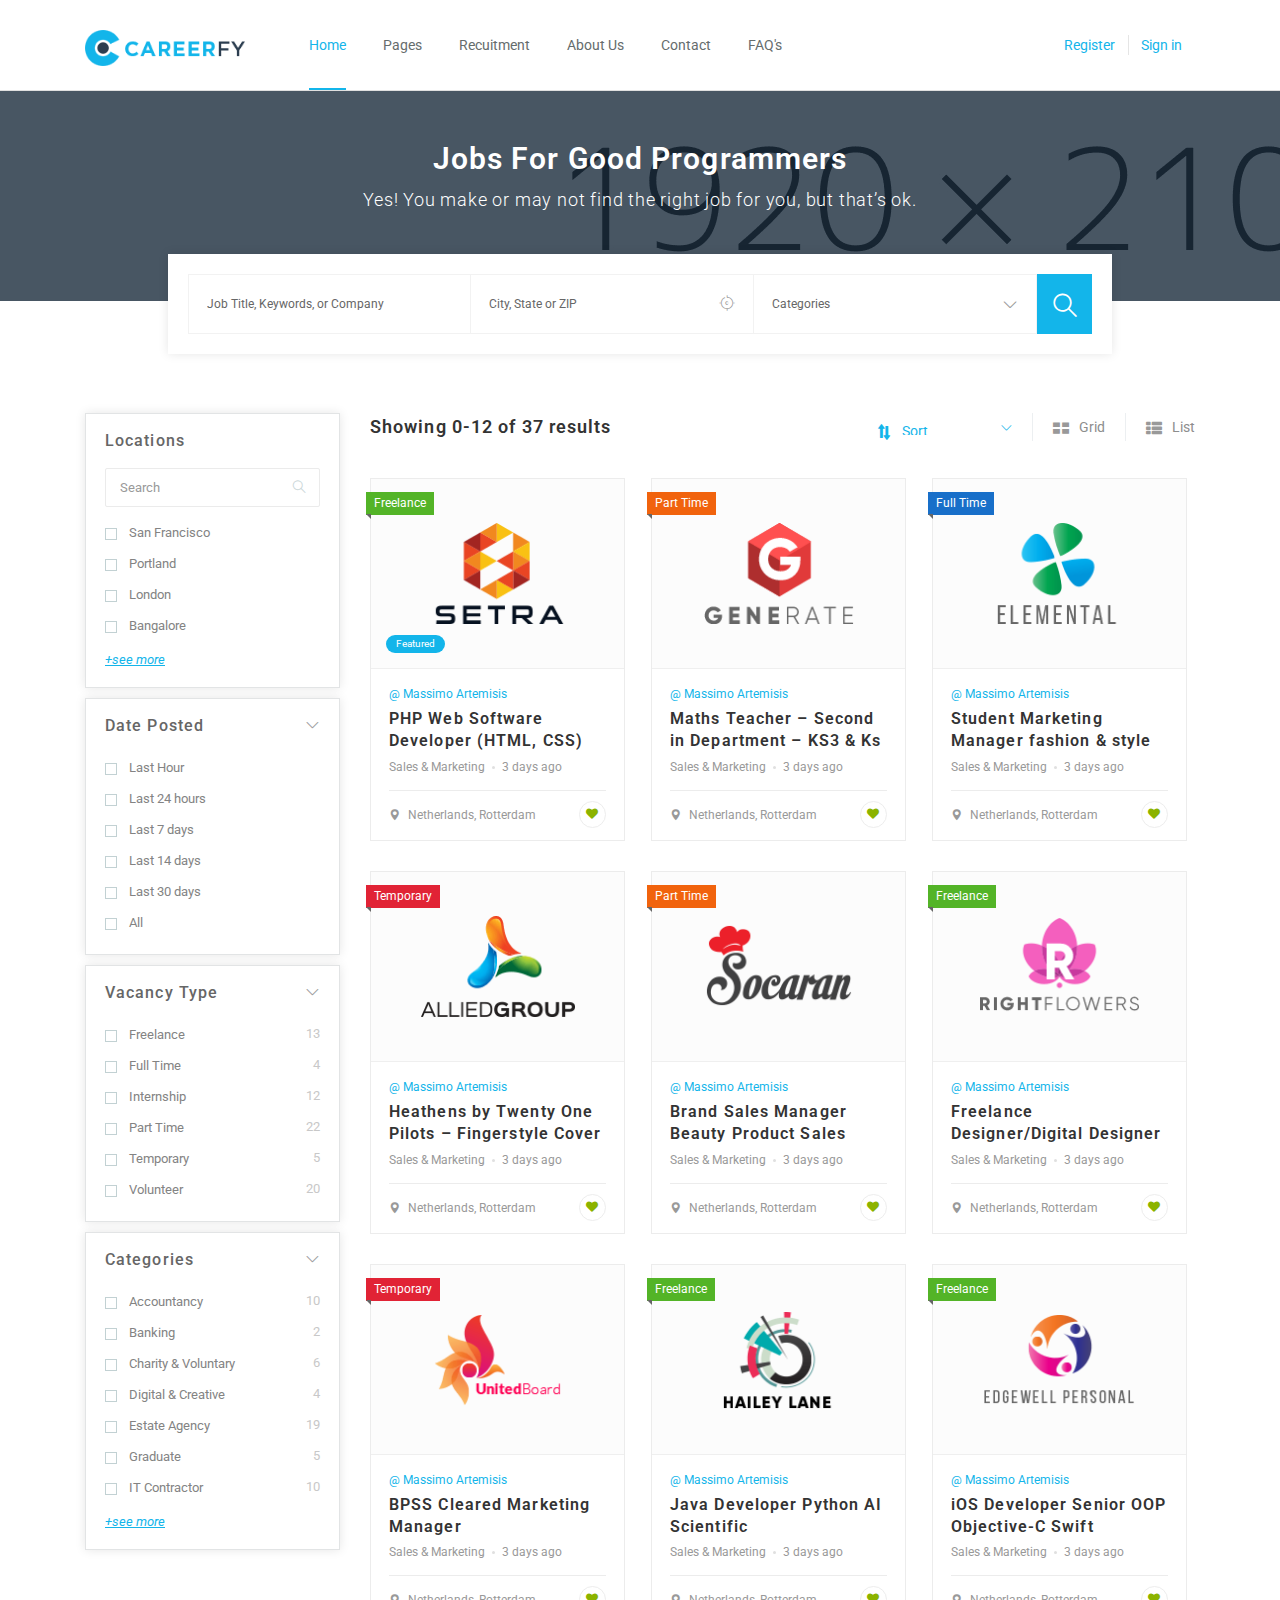
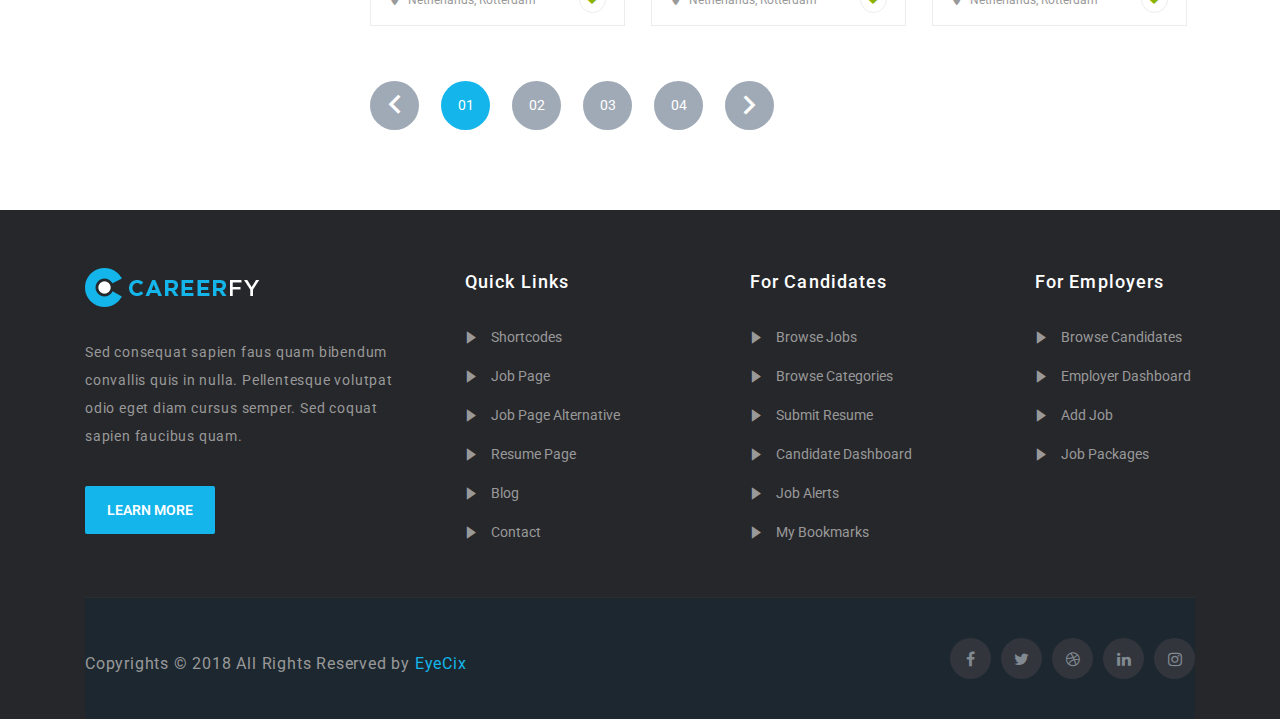
<file: job-grid-with-filters.html>
<!DOCTYPE html>
<html lang="en">

<head>
    <meta charset="utf-8">
    <meta http-equiv="X-UA-Compatible" content="IE=edge">
    <meta name="viewport" content="width=device-width, initial-scale=1">
    <title>Job Grid with Filters</title>
    
    <!-- Css -->
    <link href="css/bootstrap.css" rel="stylesheet">
    <link href="css/font-awesome.css" rel="stylesheet">
    <link href="css/flaticon.css" rel="stylesheet">
    <link href="css/slick-slider.css" rel="stylesheet">
    <link href="plugin-css/fancybox.css" rel="stylesheet">
    <link href="plugin-css/plugin.css" rel="stylesheet">
    <link href="css/color.css" rel="stylesheet">
    <link href="style.css" rel="stylesheet">
    <link href="css/responsive.css" rel="stylesheet">
    <link href="https://fonts.googleapis.com/css?family=Roboto:100,100i,300,300i,400,400i,500,500i,700,700i,900,900i&amp;subset=cyrillic-ext,vietnamese" rel="stylesheet">
    
    <!-- HTML5 shim and Respond.js for IE8 support of HTML5 elements and media queries -->
    <!-- WARNING: Respond.js doesn't work if you view the page via file:// -->
    <!--[if lt IE 9]>
      <script src="https://oss.maxcdn.com/html5shiv/3.7.3/html5shiv.min.js"></script>
      <script src="https://oss.maxcdn.com/respond/1.4.2/respond.min.js"></script>
    <![endif]-->
</head>

<body>
    
    <!-- Wrapper -->
    <div class="careerfy-wrapper">

        <!-- Header -->
        <header id="careerfy-header" class="careerfy-header-one">
            <div class="container">
                <div class="row">
                    <aside class="col-md-2"><a href="index.html" class="careerfy-logo"><img src="images/logo.png"
                                                                                            alt=""></a></aside>
                    <aside class="col-md-6">
                        <nav class="careerfy-navigation">
                            <div class="navbar-header">
                                <button type="button" class="navbar-toggle collapsed" data-toggle="collapse"
                                        data-target="#careerfy-navbar-collapse-1" aria-expanded="false">
                                    <span class="icon-bar"></span>
                                    <span class="icon-bar"></span>
                                    <span class="icon-bar"></span>
                                </button>
                            </div>
                            <div class="collapse navbar-collapse" id="careerfy-navbar-collapse-1">
                                <ul class="navbar-nav">
                                    <li class="active"><a href="index.html">Home</a>
                                    </li>
                                    <li><a href="#">Pages</a>
                                        <ul class="sub-menu">
                                            <li><a href="job-grid-with-filters.html">Job Grid W/filter</a></li>
                                            <li><a href="job-detail-four.html">Job Detail</a></li>
                                        </ul>
                                    </li>
                                    <li><a href="#">Recuitment</a>
                                        <ul class="sub-menu">
                                            <li><a href="candidate-dashboard-applied-jobs.html">Applied Jobs</a></li>
                                            <li><a href="candidate-dashboard-changed-password.html">Changed Password</a>
                                            </li>
                                            <li><a href="candidate-dashboard-cv-manager.html">CV Manager</a></li>
                                            <li><a href="candidate-dashboard-job-alert.html">Job Alert</a></li>
                                            <li><a href="candidate-dashboard-profile-seting.html">Profile Setting</a></li>
                                            <li><a href="candidate-dashboard-resume.html">Candidate Resume</a></li>
                                            <li><a href="candidate-dashboard-saved-jobs.html">Saved Jobs</a></li>
                                        </ul>
                                    </li>
                                    <li><a href="about-us.html">About Us</a></li>
                                    <li><a href="contact-us.html">Contact</a></li>
                                    <li><a href="faq.html">FAQ's</a></li>
                                </ul>
                            </div>
                        </nav>
                    </aside>
                    <aside class="col-md-4">
                        <div class="careerfy-right">
                            <ul class="careerfy-user-section">
                                <li><a class="careerfy-color careerfy-open-signin-tab" href="#">Register</a></li>
                                <li><a class="careerfy-color careerfy-open-signup-tab" href="#">Sign in</a></li>
                            </ul>
                        </div>
                    </aside>
                </div>
            </div>
        </header>
        <!-- Header -->
        
        <!-- SubHeader -->
        <div class="careerfy-subheader">
            <span class="careerfy-banner-transparent"></span>
            <div class="container">
                <div class="row">
                    <div class="col-md-12">
                        <div class="careerfy-page-title">
                            <h1>Jobs For Good Programmers</h1>
                            <p>Yes! You make or may not find the right job for you, but that’s ok.</p>
                        </div>
                    </div>
                </div>
            </div>
        </div>
        <!-- SubHeader -->

        <!-- Main Content -->
        <div class="careerfy-main-content">
            
            <!-- Main Section -->
            <div class="careerfy-main-section careerfy-subheader-form-full">
                <div class="container">
                    <div class="row">

                        <div class="col-md-12 careerfy-typo-wrap">
                            <!-- Sub Header Form -->
                            <div class="careerfy-subheader-form">
                                <form class="careerfy-banner-search">
                                    <ul>
                                        <li>
                                            <input value="Job Title, Keywords, or Company" onblur="if(this.value == '') { this.value ='Job Title, Keywords, or Company'; }" onfocus="if(this.value =='Job Title, Keywords, or Company') { this.value = ''; }" type="text">
                                        </li>
                                        <li>
                                            <input value="City, State or ZIP" onblur="if(this.value == '') { this.value ='City, State or ZIP'; }" onfocus="if(this.value =='City, State or ZIP') { this.value = ''; }" type="text">
                                            <i class="careerfy-icon careerfy-location"></i>
                                        </li>
                                        <li>
                                            <div class="careerfy-select-style">
                                                <select>
                                                    <option>Categories</option>
                                                    <option>Categories</option>
                                                    <option>Categories</option>
                                                </select>
                                            </div>
                                        </li>
                                        <li class="careerfy-banner-submit"> <input type="submit" value=""> <i class="careerfy-icon careerfy-search"></i> </li>
                                    </ul>
                                </form>
                            </div>
                            <!-- Sub Header Form -->
                        </div>

                    </div>
                </div>
            </div>
            <!-- Main Section -->

            <!-- Main Section -->
            <div class="careerfy-main-section">
                <div class="container">
                    <div class="row">
                        
                        <aside class="careerfy-column-3 careerfy-typo-wrap">
                            <form class="careerfy-search-filter">
                                <div class="careerfy-search-filter-wrap careerfy-without-toggle">
                                    <h2><a href="#">Locations</a></h2>
                                    <div class="careerfy-search-box">
                                        <input value="Search" onblur="if(this.value == '') { this.value ='Search'; }" onfocus="if(this.value =='Search') { this.value = ''; }" type="text">
                                        <input type="submit" value="">
                                        <i class="careerfy-icon careerfy-search"></i>
                                    </div>
                                    <ul class="careerfy-checkbox">
                                        <li>
                                            <input type="checkbox" id="r1" name="rr" />
                                            <label for="r1"><span></span>San Francisco</label>
                                        </li>
                                        <li>
                                            <input type="checkbox" id="r2" name="rr" />
                                            <label for="r2"><span></span>Portland</label>
                                        </li>
                                        <li>
                                            <input type="checkbox" id="r3" name="rr" />
                                            <label for="r3"><span></span>London</label>
                                        </li>
                                        <li>
                                            <input type="checkbox" id="r4" name="rr" />
                                            <label for="r4"><span></span>Bangalore</label>
                                        </li>
                                    </ul>
                                    <a href="#" class="careerfy-seemore">+see more</a>
                                </div>
                                <div class="careerfy-search-filter-wrap careerfy-search-filter-toggle">
                                    <h2><a href="#" class="careerfy-click-btn">Date Posted</a></h2>
                                    <div class="careerfy-checkbox-toggle">
                                        <ul class="careerfy-checkbox">
                                            <li>
                                                <input type="checkbox" id="r5" name="rr" />
                                                <label for="r5"><span></span>Last Hour</label>
                                            </li>
                                            <li>
                                                <input type="checkbox" id="r6" name="rr" />
                                                <label for="r6"><span></span>Last 24 hours</label>
                                            </li>
                                            <li>
                                                <input type="checkbox" id="r7" name="rr" />
                                                <label for="r7"><span></span>Last 7 days</label>
                                            </li>
                                            <li>
                                                <input type="checkbox" id="r8" name="rr" />
                                                <label for="r8"><span></span>Last 14 days</label>
                                            </li>
                                            <li>
                                                <input type="checkbox" id="r9" name="rr" />
                                                <label for="r9"><span></span>Last 30 days</label>
                                            </li>
                                            <li>
                                                <input type="checkbox" id="r10" name="rr" />
                                                <label for="r10"><span></span>All</label>
                                            </li>
                                        </ul>
                                    </div>
                                </div>
                                <div class="careerfy-search-filter-wrap careerfy-search-filter-toggle">
                                    <h2><a href="#" class="careerfy-click-btn">Vacancy Type</a></h2>
                                    <div class="careerfy-checkbox-toggle">
                                        <ul class="careerfy-checkbox">
                                            <li>
                                                <input type="checkbox" id="r11" name="rr" />
                                                <label for="r11"><span></span>Freelance</label>
                                                <small>13</small>
                                            </li>
                                            <li>
                                                <input type="checkbox" id="r12" name="rr" />
                                                <label for="r12"><span></span>Full Time</label>
                                                <small>4</small>
                                            </li>
                                            <li>
                                                <input type="checkbox" id="r13" name="rr" />
                                                <label for="r13"><span></span>Internship</label>
                                                <small>12</small>
                                            </li>
                                            <li>
                                                <input type="checkbox" id="r14" name="rr" />
                                                <label for="r14"><span></span>Part Time</label>
                                                <small>22</small>
                                            </li>
                                            <li>
                                                <input type="checkbox" id="r15" name="rr" />
                                                <label for="r15"><span></span>Temporary</label>
                                                <small>5</small>
                                            </li>
                                            <li>
                                                <input type="checkbox" id="r16" name="rr" />
                                                <label for="r16"><span></span>Volunteer</label>
                                                <small>20</small>
                                            </li>
                                        </ul>
                                    </div>
                                </div>
                                <div class="careerfy-search-filter-wrap careerfy-search-filter-toggle">
                                    <h2><a href="#" class="careerfy-click-btn">Categories</a></h2>
                                    <div class="careerfy-checkbox-toggle">
                                        <ul class="careerfy-checkbox">
                                            <li>
                                                <input type="checkbox" id="r17" name="rr" />
                                                <label for="r17"><span></span>Accountancy</label>
                                                <small>10</small>
                                            </li>
                                            <li>
                                                <input type="checkbox" id="r18" name="rr" />
                                                <label for="r18"><span></span>Banking</label>
                                                <small>2</small>
                                            </li>
                                            <li>
                                                <input type="checkbox" id="r19" name="rr" />
                                                <label for="r19"><span></span>Charity & Voluntary</label>
                                                <small>6</small>
                                            </li>
                                            <li>
                                                <input type="checkbox" id="r20" name="rr" />
                                                <label for="r20"><span></span>Digital & Creative</label>
                                                <small>4</small>
                                            </li>
                                            <li>
                                                <input type="checkbox" id="r21" name="rr" />
                                                <label for="r21"><span></span>Estate Agency</label>
                                                <small>19</small>
                                            </li>
                                            <li>
                                                <input type="checkbox" id="r22" name="rr" />
                                                <label for="r22"><span></span>Graduate</label>
                                                <small>5</small>
                                            </li>
                                            <li>
                                                <input type="checkbox" id="r23" name="rr" />
                                                <label for="r23"><span></span>IT Contractor</label>
                                                <small>10</small>
                                            </li>
                                        </ul>
                                        <a href="#" class="careerfy-seemore">+see more</a>
                                    </div>
                                </div>
                            </form>
                        </aside>
                        <div class="careerfy-column-9 careerfy-typo-wrap">
                            <!-- FilterAble -->
                            <div class="careerfy-filterable">
                                <h2>Showing 0-12 of 37 results</h2>
                                <ul>
                                    <li>
                                        <i class="careerfy-icon careerfy-sort"></i>
                                        <div class="careerfy-filterable-select">
                                            <select>
                                                <option>Sort</option>
                                                <option>Sort</option>
                                                <option>Sort</option>
                                            </select>
                                        </div>
                                    </li>
                                    <li><a href="#"><i class="careerfy-icon careerfy-squares"></i> Grid</a></li>
                                    <li><a href="#"><i class="careerfy-icon careerfy-list"></i> List</a></li>
                                </ul>
                            </div>
                            <!-- FilterAble -->
                            <!-- JobGrid -->
                            <div class="careerfy-job careerfy-job-grid">
                                <ul class="careerfy-row">
                                    <li class="careerfy-column-4">
                                        <div class="careerfy-job-grid-wrap">
                                            <figure>
                                                <span class="careerfy-jobtype-label">Freelance</span>
                                                <a href="#"><img src="extra-images/job-grid-logo-1.png" alt=""></a>
                                                <span class="careerfy-featured-label">Featured</span>
                                            </figure>
                                            <div class="careerfy-jobgrid-text">
                                                <div class="careerfy-job-tag"><a href="#">@ Massimo Artemisis</a></div>
                                                <h2><a href="#">PHP Web Software Developer (HTML, CSS)</a></h2>
                                                <ul class="careerfy-job-time">
                                                    <li><a href="#">Sales & Marketing</a></li>
                                                    <li>3 days ago</li>
                                                </ul>
                                                <span class="careerfy-job-location"><i class="careerfy-icon careerfy-maps-and-flags"></i> Netherlands, Rotterdam</span>
                                                <a href="#" class="careerfy-job-like"><i class="fa fa-heart"></i></a>
                                            </div>
                                        </div>
                                    </li>
                                    <li class="careerfy-column-4">
                                        <div class="careerfy-job-grid-wrap">
                                            <figure>
                                                <span class="careerfy-jobtype-label jobtype-label-green">Part Time</span>
                                                <a href="#"><img src="extra-images/job-grid-logo-2.png" alt=""></a>
                                            </figure>
                                            <div class="careerfy-jobgrid-text">
                                                <div class="careerfy-job-tag"><a href="#">@ Massimo Artemisis</a></div>
                                                <h2><a href="#">Maths Teacher – Second in Department – KS3 & Ks</a></h2>
                                                <ul class="careerfy-job-time">
                                                    <li><a href="#">Sales & Marketing</a></li>
                                                    <li>3 days ago</li>
                                                </ul>
                                                <span class="careerfy-job-location"><i class="careerfy-icon careerfy-maps-and-flags"></i> Netherlands, Rotterdam</span>
                                                <a href="#" class="careerfy-job-like"><i class="fa fa-heart"></i></a>
                                            </div>
                                        </div>
                                    </li>
                                    <li class="careerfy-column-4">
                                        <div class="careerfy-job-grid-wrap">
                                            <figure>
                                                <span class="careerfy-jobtype-label jobtype-label-blue">Full Time</span>
                                                <a href="#"><img src="extra-images/job-grid-logo-3.png" alt=""></a>
                                            </figure>
                                            <div class="careerfy-jobgrid-text">
                                                <div class="careerfy-job-tag"><a href="#">@ Massimo Artemisis</a></div>
                                                <h2><a href="#">Student Marketing Manager fashion & style</a></h2>
                                                <ul class="careerfy-job-time">
                                                    <li><a href="#">Sales & Marketing</a></li>
                                                    <li>3 days ago</li>
                                                </ul>
                                                <span class="careerfy-job-location"><i class="careerfy-icon careerfy-maps-and-flags"></i> Netherlands, Rotterdam</span>
                                                <a href="#" class="careerfy-job-like"><i class="fa fa-heart"></i></a>
                                            </div>
                                        </div>
                                    </li>
                                    <li class="careerfy-column-4">
                                        <div class="careerfy-job-grid-wrap">
                                            <figure>
                                                <span class="careerfy-jobtype-label jobtype-label-red">Temporary</span>
                                                <a href="#"><img src="extra-images/job-grid-logo-4.png" alt=""></a>
                                            </figure>
                                            <div class="careerfy-jobgrid-text">
                                                <div class="careerfy-job-tag"><a href="#">@ Massimo Artemisis</a></div>
                                                <h2><a href="#">Heathens by Twenty One Pilots – Fingerstyle Cover</a></h2>
                                                <ul class="careerfy-job-time">
                                                    <li><a href="#">Sales & Marketing</a></li>
                                                    <li>3 days ago</li>
                                                </ul>
                                                <span class="careerfy-job-location"><i class="careerfy-icon careerfy-maps-and-flags"></i> Netherlands, Rotterdam</span>
                                                <a href="#" class="careerfy-job-like"><i class="fa fa-heart"></i></a>
                                            </div>
                                        </div>
                                    </li>
                                    <li class="careerfy-column-4">
                                        <div class="careerfy-job-grid-wrap">
                                            <figure>
                                                <span class="careerfy-jobtype-label jobtype-label-green">Part Time</span>
                                                <a href="#"><img src="extra-images/job-grid-logo-5.png" alt=""></a>                                                
                                            </figure>
                                            <div class="careerfy-jobgrid-text">
                                                <div class="careerfy-job-tag"><a href="#">@ Massimo Artemisis</a></div>
                                                <h2><a href="#">Brand Sales Manager Beauty Product Sales</a></h2>
                                                <ul class="careerfy-job-time">
                                                    <li><a href="#">Sales & Marketing</a></li>
                                                    <li>3 days ago</li>
                                                </ul>
                                                <span class="careerfy-job-location"><i class="careerfy-icon careerfy-maps-and-flags"></i> Netherlands, Rotterdam</span>
                                                <a href="#" class="careerfy-job-like"><i class="fa fa-heart"></i></a>
                                            </div>
                                        </div>
                                    </li>
                                    <li class="careerfy-column-4">
                                        <div class="careerfy-job-grid-wrap">
                                            <figure>
                                                <span class="careerfy-jobtype-label">Freelance</span>
                                                <a href="#"><img src="extra-images/job-grid-logo-6.png" alt=""></a>
                                            </figure>
                                            <div class="careerfy-jobgrid-text">
                                                <div class="careerfy-job-tag"><a href="#">@ Massimo Artemisis</a></div>
                                                <h2><a href="#">Freelance Designer/Digital Designer</a></h2>
                                                <ul class="careerfy-job-time">
                                                    <li><a href="#">Sales & Marketing</a></li>
                                                    <li>3 days ago</li>
                                                </ul>
                                                <span class="careerfy-job-location"><i class="careerfy-icon careerfy-maps-and-flags"></i> Netherlands, Rotterdam</span>
                                                <a href="#" class="careerfy-job-like"><i class="fa fa-heart"></i></a>
                                            </div>
                                        </div>
                                    </li>
                                    <li class="careerfy-column-4">
                                        <div class="careerfy-job-grid-wrap">
                                            <figure>
                                                <span class="careerfy-jobtype-label jobtype-label-red">Temporary</span>
                                                <a href="#"><img src="extra-images/job-grid-logo-7.png" alt=""></a>
                                            </figure>
                                            <div class="careerfy-jobgrid-text">
                                                <div class="careerfy-job-tag"><a href="#">@ Massimo Artemisis</a></div>
                                                <h2><a href="#">BPSS Cleared Marketing Manager</a></h2>
                                                <ul class="careerfy-job-time">
                                                    <li><a href="#">Sales & Marketing</a></li>
                                                    <li>3 days ago</li>
                                                </ul>
                                                <span class="careerfy-job-location"><i class="careerfy-icon careerfy-maps-and-flags"></i> Netherlands, Rotterdam</span>
                                                <a href="#" class="careerfy-job-like"><i class="fa fa-heart"></i></a>
                                            </div>
                                        </div>
                                    </li>
                                    <li class="careerfy-column-4">
                                        <div class="careerfy-job-grid-wrap">
                                            <figure>
                                                <span class="careerfy-jobtype-label">Freelance</span>
                                                <a href="#"><img src="extra-images/job-grid-logo-8.png" alt=""></a>
                                            </figure>
                                            <div class="careerfy-jobgrid-text">
                                                <div class="careerfy-job-tag"><a href="#">@ Massimo Artemisis</a></div>
                                                <h2><a href="#">Java Developer Python AI Scientific</a></h2>
                                                <ul class="careerfy-job-time">
                                                    <li><a href="#">Sales & Marketing</a></li>
                                                    <li>3 days ago</li>
                                                </ul>
                                                <span class="careerfy-job-location"><i class="careerfy-icon careerfy-maps-and-flags"></i> Netherlands, Rotterdam</span>
                                                <a href="#" class="careerfy-job-like"><i class="fa fa-heart"></i></a>
                                            </div>
                                        </div>
                                    </li>
                                    <li class="careerfy-column-4">
                                        <div class="careerfy-job-grid-wrap">
                                            <figure>
                                                <span class="careerfy-jobtype-label">Freelance</span>
                                                <a href="#"><img src="extra-images/job-grid-logo-9.png" alt=""></a>
                                            </figure>
                                            <div class="careerfy-jobgrid-text">
                                                <div class="careerfy-job-tag"><a href="#">@ Massimo Artemisis</a></div>
                                                <h2><a href="#">iOS Developer Senior OOP Objective-C Swift</a></h2>
                                                <ul class="careerfy-job-time">
                                                    <li><a href="#">Sales & Marketing</a></li>
                                                    <li>3 days ago</li>
                                                </ul>
                                                <span class="careerfy-job-location"><i class="careerfy-icon careerfy-maps-and-flags"></i> Netherlands, Rotterdam</span>
                                                <a href="#" class="careerfy-job-like"><i class="fa fa-heart"></i></a>
                                            </div>
                                        </div>
                                    </li>
                                </ul>
                            </div>
                            <!-- Pagination -->
                            <div class="careerfy-pagination-blog">
                                <ul class="page-numbers">
                                    <li><a class="prev page-numbers" href="#"><span><i class="careerfy-icon careerfy-arrows4"></i></span></a></li>
                                    <li><span class="page-numbers current">01</span></li>
                                    <li><a class="page-numbers" href="#">02</a></li>
                                    <li><a class="page-numbers" href="#">03</a></li>
                                    <li><a class="page-numbers" href="#">04</a></li>
                                    <li><a class="next page-numbers" href="#"><span><i class="careerfy-icon careerfy-arrows4"></i></span></a></li>
                                </ul>
                            </div>
                        </div>

                    </div>
                </div>
            </div>
            <!-- Main Section -->

        </div>
        <!-- Main Content -->
        
        <!-- Footer -->
        <footer id="careerfy-footer" class="careerfy-footer-one">
            <div class="container">
                <!-- Footer Widget -->
                <div class="careerfy-footer-widget">
                    <div class="row">
                        <aside class="widget col-md-4 widget_contact_info">
                            <div class="widget_contact_wrap">
                                <a class="careerfy-footer-logo" href="index.html"><img src="images/footer-logo.png" alt=""></a>
                                <p>Sed consequat sapien faus quam bibendum convallis quis in nulla. Pellentesque volutpat odio eget diam cursus semper. Sed coquat sapien faucibus quam.</p>
                                <a href="#" class="careerfy-classic-btn careerfy-bgcolor">Learn more</a>
                            </div>
                        </aside>
                        <aside class="widget col-md-3 widget_nav_manu">
                            <div class="footer-widget-title"><h2>Quick Links</h2></div>
                            <ul>
                                <li><a href="#">Shortcodes</a></li>
                                <li><a href="#">Job Page</a></li>
                                <li><a href="#">Job Page Alternative</a></li>
                                <li><a href="#">Resume Page</a></li>
                                <li><a href="#">Blog</a></li>
                                <li><a href="#">Contact</a></li>
                            </ul>
                        </aside>
                        <aside class="widget col-md-3 widget_nav_manu">
                            <div class="footer-widget-title"><h2>For Candidates</h2></div>
                            <ul>
                                <li><a href="#">Browse Jobs</a></li>
                                <li><a href="#">Browse Categories</a></li>
                                <li><a href="#">Submit Resume</a></li>
                                <li><a href="#">Candidate Dashboard</a></li>
                                <li><a href="#">Job Alerts</a></li>
                                <li><a href="#">My Bookmarks</a></li>
                            </ul>
                        </aside>
                        <aside class="widget col-md-2 widget_nav_manu">
                            <div class="footer-widget-title"><h2>For Employers</h2></div>
                            <ul>
                                <li><a href="#">Browse Candidates</a></li>
                                <li><a href="#">Employer Dashboard</a></li>
                                <li><a href="#">Add Job</a></li>
                                <li><a href="#">Job Packages</a></li>
                            </ul>
                        </aside>
                    </div>
                </div>
                <!-- Footer Widget -->
                <!-- CopyRight -->
                <div class="careerfy-copyright">
                    <p>Copyrights © 2018 All Rights Reserved by <a href="#" class="careerfy-color">EyeCix</a></p>
                    <ul class="careerfy-social-network">
                        <li><a href="#" class="careerfy-bgcolorhover fa fa-facebook"></a></li>
                        <li><a href="#" class="careerfy-bgcolorhover fa fa-twitter"></a></li>
                        <li><a href="#" class="careerfy-bgcolorhover fa fa-dribbble"></a></li>
                        <li><a href="#" class="careerfy-bgcolorhover fa fa-linkedin"></a></li>
                        <li><a href="#" class="careerfy-bgcolorhover fa fa-instagram"></a></li>
                    </ul>
                </div>
                <!-- CopyRight -->
            </div>
        </footer>
        <!-- Footer -->

    </div>
    <!-- Wrapper -->

    <!-- ModalLogin Box -->
    <div class="careerfy-modal fade careerfy-typo-wrap" id="JobSearchModalSignup">
        <div class="modal-inner-area">&nbsp;</div>
        <div class="modal-content-area">
            <div class="modal-box-area">

                <div class="careerfy-modal-title-box">
                    <h2>Login to your account</h2>
                    <span class="modal-close"><i class="fa fa-times"></i></span>
                </div>
                <form>
                    <div class="careerfy-box-title">
                        <span>Choose your Account Type</span>
                    </div>
                    <div class="careerfy-user-options">
                        <ul>
                            <li class="active">
                                <a href="#">
                                     <i class="careerfy-icon careerfy-user"></i>
                                     <span>Candidate</span>
                                     <small>I want to discover awesome companies.</small>
                                </a>
                            </li>
                            <li>
                                <a href="#">
                                     <i class="careerfy-icon careerfy-building"></i>
                                     <span>Employer</span>
                                     <small>I want to attract the best talent.</small>
                                </a>
                            </li>
                        </ul>
                    </div>
                    <div class="careerfy-user-form">
                        <ul>
                            <li>
                                <label>Email Address:</label>
                                <input value="Enter Your Email Address" onblur="if(this.value == '') { this.value ='Enter Your Email Address'; }" onfocus="if(this.value =='Enter Your Email Address') { this.value = ''; }" type="text">
                                <i class="careerfy-icon careerfy-mail"></i>
                            </li>
                            <li>
                                <label>Password:</label>
                                <input value="Enter Password" onblur="if(this.value == '') { this.value ='Enter Password'; }" onfocus="if(this.value =='Enter Password') { this.value = ''; }" type="text">
                                <i class="careerfy-icon careerfy-multimedia"></i>
                            </li>
                            <li>
                                <input type="submit" value="Sign In">
                            </li>
                        </ul>
                        <div class="clearfix"></div>
                        <div class="careerfy-user-form-info">
                            <p>Forgot Password? | <a href="#">Sign Up</a></p>
                            <div class="careerfy-checkbox">
                                <input type="checkbox" id="r50" name="rr" />
                                <label for="r50"><span></span> Remember Password</label>
                            </div>
                        </div>
                    </div>
                    <div class="careerfy-box-title careerfy-box-title-sub">
                        <span>Or Sign In With</span>
                    </div>
                    <div class="clearfix"></div>
                    <ul class="careerfy-login-media">
                        <li><a href="#"><i class="fa fa-facebook"></i> Sign In with Facebook</a></li>
                        <li><a href="#" data-original-title="google"><i class="fa fa-google"></i> Sign In with Google</a></li>
                        <li><a href="#" data-original-title="twitter"><i class="fa fa-twitter"></i> Sign In with Twitter</a></li>
                        <li><a href="#" data-original-title="linkedin"><i class="fa fa-linkedin"></i> Sign In with LinkedIn</a></li>
                    </ul>
                </form>
                
            </div>
        </div>
    </div>
    <!-- Modal Signup Box -->
    <div class="careerfy-modal fade careerfy-typo-wrap" id="JobSearchModalLogin">
        <div class="modal-inner-area">&nbsp;</div>
        <div class="modal-content-area">
            <div class="modal-box-area">

                <div class="careerfy-modal-title-box">
                    <h2>Signup to your account</h2>
                    <span class="modal-close"><i class="fa fa-times"></i></span>
                </div>
                <form>
                    <div class="careerfy-box-title">
                        <span>Choose your Account Type</span>
                    </div>
                    <div class="careerfy-user-options">
                        <ul>
                            <li class="active">
                                <a href="#">
                                     <i class="careerfy-icon careerfy-user"></i>
                                     <span>Candidate</span>
                                     <small>I want to discover awesome companies.</small>
                                </a>
                            </li>
                            <li>
                                <a href="#">
                                     <i class="careerfy-icon careerfy-building"></i>
                                     <span>Employer</span>
                                     <small>I want to attract the best talent.</small>
                                </a>
                            </li>
                        </ul>
                    </div>
                    <div class="careerfy-user-form careerfy-user-form-coltwo">
                        <ul>
                            <li>
                                <label>First Name:</label>
                                <input value="Enter Your Name" onblur="if(this.value == '') { this.value ='Enter Your Name'; }" onfocus="if(this.value =='Enter Your Name') { this.value = ''; }" type="text">
                                <i class="careerfy-icon careerfy-user"></i>
                            </li>
                            <li>
                                <label>Last Name:</label>
                                <input value="Enter Your Name" onblur="if(this.value == '') { this.value ='Enter Your Name'; }" onfocus="if(this.value =='Enter Your Name') { this.value = ''; }" type="text">
                                <i class="careerfy-icon careerfy-user"></i>
                            </li>
                            <li>
                                <label>Email Address:</label>
                                <input value="Enter Your Email Address" onblur="if(this.value == '') { this.value ='Enter Your Email Address'; }" onfocus="if(this.value =='Enter Your Email Address') { this.value = ''; }" type="text">
                                <i class="careerfy-icon careerfy-mail"></i>
                            </li>
                            <li>
                                <label>Phone Number:</label>
                                <input value="Enter Your Phone Number" onblur="if(this.value == '') { this.value ='Enter Your Phone Number'; }" onfocus="if(this.value =='Enter Your Phone Number') { this.value = ''; }" type="text">
                                <i class="careerfy-icon careerfy-technology"></i>
                            </li>
                            <li class="careerfy-user-form-coltwo-full">
                                <label>Categories:</label>
                                <div class="careerfy-profile-select">
                                    <select>
                                        <option>Sales & Marketing</option>
                                        <option>Sales & Marketing</option>
                                    </select>
                                </div>
                            </li>
                            <li class="careerfy-user-form-coltwo-full">
                                <img src="extra-images/login-robot.png" alt="">
                            </li>
                            <li class="careerfy-user-form-coltwo-full">
                                <input type="submit" value="Sign Up">
                            </li>
                        </ul>
                    </div>
                    <div class="careerfy-box-title careerfy-box-title-sub">
                        <span>Or Sign Up With</span>
                    </div>
                    <div class="clearfix"></div>
                    <ul class="careerfy-login-media">
                        <li><a href="#"><i class="fa fa-facebook"></i> Sign In with Facebook</a></li>
                        <li><a href="#" data-original-title="google"><i class="fa fa-google"></i> Sign In with Google</a></li>
                        <li><a href="#" data-original-title="twitter"><i class="fa fa-twitter"></i> Sign In with Twitter</a></li>
                        <li><a href="#" data-original-title="linkedin"><i class="fa fa-linkedin"></i> Sign In with LinkedIn</a></li>
                    </ul>
                </form>
                
            </div>
        </div>
    </div>

    <!-- jQuery (necessary for Bootstrap's JavaScript plugins) -->
    <script src="script/jquery.js"></script>
    <script src="script/bootstrap.js"></script>
    <script src="script/slick-slider.js"></script>
    <script src="plugin-script/counter.js"></script>
    <script src="plugin-script/fancybox.pack.js"></script>
    <script src="plugin-script/isotope.min.js"></script>
    <script src="plugin-script/functions.js"></script>
    <script src="script/functions.js"></script>

</body>

</html>
</file>
<file: css/flaticon.css>
@font-face {
  font-family: 'icomoon';
  src:  url('../fonts/icomoon.eot?ye2mdh');
  src:  url('../fonts/icomoon.eot?ye2mdh#iefix') format('embedded-opentype'),
    url('../fonts/icomoon.ttf?ye2mdh') format('truetype'),
    url('../fonts/icomoon.woff?ye2mdh') format('woff'),
    url('../fonts/icomoon.svg?ye2mdh#icomoon') format('svg');
  font-weight: normal;
  font-style: normal;
}

.careerfy-icon {
  /* use !important to prevent issues with browser extensions that change fonts */
  font-family: 'icomoon' !important;
  speak: none;
  font-style: normal;
  font-weight: normal;
  font-variant: normal;
  text-transform: none;
  line-height: 1;

  /* Better Font Rendering =========== */
  -webkit-font-smoothing: antialiased;
  -moz-osx-font-smoothing: grayscale;
}

.careerfy-resume-document:before {
  content: "\e900";
}
.careerfy-paper:before {
  content: "\e901";
}
.careerfy-coding:before {
  content: "\e902";
}
.careerfy-24-hours:before {
  content: "\e904";
}
.careerfy-company-workers:before {
  content: "\e905";
}
.careerfy-graphic:before {
  content: "\e906";
}
.careerfy-support:before {
  content: "\e907";
}
.careerfy-pen:before {
  content: "\e908";
}
.careerfy-search-1:before {
  content: "\e909";
}
.careerfy-handshake:before {
  content: "\e90a";
}
.careerfy-office2:before {
  content: "\e90b";
}
.careerfy-check-square:before {
  content: "\e90c";
}
.careerfy-arrows-4:before {
  content: "\e90d";
}
.careerfy-arrows-3:before {
  content: "\e90e";
}
.careerfy-building:before {
  content: "\e90f";
}
.careerfy-curriculum:before {
  content: "\e910";
}
.careerfy-user-2:before {
  content: "\e911";
}
.careerfy-discuss-issue:before {
  content: "\e912";
}
.careerfy-newspaper:before {
  content: "\e913";
}
.careerfy-fax:before {
  content: "\e914";
}
.careerfy-placeholder:before {
  content: "\e915";
}
.careerfy-linkedin-logo:before {
  content: "\e916";
}
.careerfy-facebook-logo-1:before {
  content: "\e917";
}
.careerfy-summary:before {
  content: "\e918";
}
.careerfy-calendar-1:before {
  content: "\e919";
}
.careerfy-valentines-heart:before {
  content: "\e91a";
}
.careerfy-check-sign-in-a-rounded-black-square:before {
  content: "\e91b";
}
.careerfy-check-box-empty:before {
  content: "\e91c";
}
.careerfy-checked:before {
  content: "\e91d";
}
.careerfy-linkedin-1:before {
  content: "\e91e";
}
.careerfy-user-1:before {
  content: "\e91f";
}
.careerfy-star-1:before {
  content: "\e920";
}
.careerfy-upload:before {
  content: "\e921";
}
.careerfy-plus:before {
  content: "\e922";
}
.careerfy-credit-card-1:before {
  content: "\e923";
}
.careerfy-star:before {
  content: "\e924";
}
.careerfy-right-arrow-1:before {
  content: "\e925";
}
.careerfy-credit-card:before {
  content: "\e926";
}
.careerfy-time:before {
  content: "\e927";
}
.careerfy-folder:before {
  content: "\e928";
}
.careerfy-group:before {
  content: "\e929";
}
.careerfy-linkedin:before {
  content: "\e92a";
}
.careerfy-twitter-circular-button:before {
  content: "\e92b";
}
.careerfy-facebook-logo-in-circular-button-outlined-social-symbol:before {
  content: "\e92c";
}
.careerfy-internet:before {
  content: "\e92d";
}
.careerfy-calendar:before {
  content: "\e92e";
}
.careerfy-view:before {
  content: "\e92f";
}
.careerfy-rubbish:before {
  content: "\e930";
}
.careerfy-edit:before {
  content: "\e931";
}
.careerfy-resume-1:before {
  content: "\e932";
}
.careerfy-logout:before {
  content: "\e933";
}
.careerfy-multimedia:before {
  content: "\e934";
}
.careerfy-id-card:before {
  content: "\e935";
}
.careerfy-alarm:before {
  content: "\e936";
}
.careerfy-briefcase-1:before {
  content: "\e937";
}
.careerfy-resume:before {
  content: "\e938";
}
.careerfy-google-plus-logo-button:before {
  content: "\e939";
}
.careerfy-add:before {
  content: "\e93a";
}
.careerfy-download-arrow:before {
  content: "\e93b";
}
.careerfy-technology:before {
  content: "\e93c";
}
.careerfy-mail:before {
  content: "\e93d";
}
.careerfy-trophy:before {
  content: "\e93e";
}
.careerfy-design-skills:before {
  content: "\e93f";
}
.careerfy-mortarboard:before {
  content: "\e940";
}
.careerfy-network:before {
  content: "\e941";
}
.careerfy-user:before {
  content: "\e942";
}
.careerfy-briefcase:before {
  content: "\e943";
}
.careerfy-social-media:before {
  content: "\e944";
}
.careerfy-salary:before {
  content: "\e945";
}
.careerfy-check-mark:before {
  content: "\e946";
}
.careerfy-sort:before {
  content: "\e947";
}
.careerfy-envelope:before {
  content: "\e948";
}
.careerfy-add-list:before {
  content: "\e949";
}
.careerfy-squares:before {
  content: "\e94a";
}
.careerfy-list:before {
  content: "\e94b";
}
.careerfy-up-arrow-1:before {
  content: "\e94c";
}
.careerfy-right-arrow:before {
  content: "\e94d";
}
.careerfy-instagram-logo:before {
  content: "\e94e";
}
.careerfy-linkedin-button:before {
  content: "\e94f";
}
.careerfy-dribbble-logo:before {
  content: "\e950";
}
.careerfy-twitter-logo:before {
  content: "\e951";
}
.careerfy-facebook-logo:before {
  content: "\e952";
}
.careerfy-play-button:before {
  content: "\e953";
}
.careerfy-arrows-1:before {
  content: "\e954";
}
.careerfy-arrows:before {
  content: "\e955";
}
.careerfy-two-quotes:before {
  content: "\e956";
}
.careerfy-left-quote:before {
  content: "\e957";
}
.careerfy-filter-tool-black-shape:before {
  content: "\e958";
}
.careerfy-maps-and-flags:before {
  content: "\e959";
}
.careerfy-heart:before {
  content: "\e95a";
}
.careerfy-business:before {
  content: "\e95b";
}
.careerfy-fast-food:before {
  content: "\e95c";
}
.careerfy-books:before {
  content: "\e95d";
}
.careerfy-antenna:before {
  content: "\e95e";
}
.careerfy-hospital:before {
  content: "\e95f";
}
.careerfy-accounting:before {
  content: "\e960";
}
.careerfy-car:before {
  content: "\e961";
}
.careerfy-engineer:before {
  content: "\e962";
}
.careerfy-search:before {
  content: "\e963";
}
.careerfy-down-arrow:before {
  content: "\e964";
}
.careerfy-location:before {
  content: "\e965";
}
.careerfy-portfolio:before {
  content: "\e966";
}
.careerfy-up-arrow:before {
  content: "\e967";
}
.careerfy-arrows-2:before {
  content: "\e968";
}
.careerfy-signs22:before {
  content: "\eb44";
}
.careerfy-squares2:before {
  content: "\eb45";
}
.careerfy-map-location:before {
  content: "\eb6e";
}
.careerfy-mark2:before {
  content: "\eb73";
}
.careerfy-map3:before {
  content: "\eb76";
}
.careerfy-tool4:before {
  content: "\eb7d";
}
.careerfy-buildings2:before {
  content: "\eb92";
}
.careerfy-arrows32:before {
  content: "\eb60";
}
.careerfy-arrows22:before {
  content: "\eb2d";
}
.careerfy-arrows4:before {
  content: "\eaef";
}
.careerfy-office:before {
  content: "\e903";
}
.careerfy-arrow-right2:before {
  content: "\ea3c";
}
.careerfy-arrow-left2:before {
  content: "\ea40";
}
</file>
<file: plugin-css/plugin.css>
@charset "UTF-8";

.careerfy-typo-wrap * {
    margin: 0;
    padding: 0;
    -webkit-box-sizing: border-box;
       -moz-box-sizing: border-box;
            box-sizing: border-box;
}
.careerfy-typo-wrap h1,.careerfy-typo-wrap h2,
.careerfy-typo-wrap h3,.careerfy-typo-wrap h4,
.careerfy-typo-wrap h5,.careerfy-typo-wrap h6 { margin-bottom: 8px; }
/* Main Grid */
.careerfy-plugin-default-container {
    width: 1110px;
    margin: 0 auto;
}
.careerfy-row,.careerfy-typo-wrap .careerfy-row {
    margin: 0px -15px;
}
.careerfy-row:after,.careerfy-typo-wrap .careerfy-row:after {
    clear: both;
}
.careerfy-row:after,
.careerfy-row:before,
.careerfy-typo-wrap .careerfy-row:after,
.careerfy-typo-wrap .careerfy-row:before {
    display: table;
    content: "";
}
.careerfy-column-1, .careerfy-column-2, .careerfy-column-3, .careerfy-column-4, .careerfy-column-5,
.careerfy-column-6, .careerfy-column-7, .careerfy-column-8,.careerfy-column-9, .careerfy-column-10,
.careerfy-column-11, .careerfy-column-12,
.careerfy-typo-wrap .careerfy-column-1, .careerfy-typo-wrap .careerfy-column-2, .careerfy-typo-wrap .careerfy-column-3, .careerfy-typo-wrap .careerfy-column-4, .careerfy-typo-wrap .careerfy-column-5,
.careerfy-typo-wrap .careerfy-column-6, .careerfy-typo-wrap .careerfy-column-7, .careerfy-typo-wrap .careerfy-column-8,.careerfy-typo-wrap .careerfy-column-9, .careerfy-typo-wrap .careerfy-column-10,
.careerfy-typo-wrap .careerfy-column-11, .careerfy-typo-wrap .careerfy-column-12 {
  float: left;
  padding: 0px 15px;
}
.careerfy-column-12 {
    width: 100%;
}
.careerfy-column-11 {
    width: 91.66666667%;
}
.careerfy-column-10 {
    width: 83.33333333%;
}
.careerfy-column-9 {
    width: 75%;
}
.careerfy-column-8 {
    width: 66.66666667%;
}
.careerfy-column-7 {
    width: 58.33333333%;
}
.careerfy-column-6 {
    width: 50%;
}
.careerfy-column-5 {
    width: 41.66666667%;
}
.careerfy-column-4 {
    width: 33.33333333%;
}
.careerfy-column-3 {
    width: 25%;
}
.careerfy-column-2 {
    width: 16.66666667%;
}
.careerfy-column-1 {
    width: 8.33333333%;
}
.careerfy-typo-wrap h1,.careerfy-typo-wrap h2,
.careerfy-typo-wrap h3,.careerfy-typo-wrap h4
.careerfy-typo-wrap h5,.careerfy-typo-wrap h6 {
    clear: inherit;
    font-weight: 600;
}
.careerfy-typo-wrap li { line-height: 28px; }
.widget a,.widget a:hover,.widget ul li a:hover { box-shadow: inherit; }
/* Select Style */
.careerfy-select-style select {
    padding: 8px 18px;
    background: #fff;
    color: #666666;
    height: 60px;
    border: 1px solid #f2f2f2;
    border-left: none;
    font-size: 12px;
    font-weight: 400;
    outline:none;
    display: inline-block;
    -webkit-appearance:none;
    -moz-appearance:none;
    appearance:none;
    cursor:pointer;
}
.careerfy-select-style select option { padding: 8px 18px; }
.careerfy-select-style { position: relative; }
.careerfy-select-style:after {
    content: "\e964";
    font-family: icomoon;
    color: #999999;
    right: 20px;
    top: 17px;
    position: absolute;
    pointer-events: none;
}
.careerfy-banner-search input[type="submit"] {
    height: 60px;
    border: none;
    background-color: transparent;
    position: relative;
    z-index: 3;
}
.careerfy-banner-search ul li.careerfy-banner-submit i {
    color: #ffffff;
    font-size: 26px;
    top: 0px;
    right: 0px;
    width: 100%;
    height: 60px;
    padding-top: 18px;
}
.careerfy-banner-btn {
    display: inline-block;
}
.careerfy-banner-btn a {
    float: left;
    padding: 12px 20px;
    color: #ffffff;
    font-weight: 500;
    border-radius: 2px;
    background-color: rgba(0,0,0,0.50);
    margin: 10px 6px 0px 6px;
    -webkit-transition: all 0.4s ease-in-out;
       -moz-transition: all 0.4s ease-in-out;
        -ms-transition: all 0.4s ease-in-out;
         -o-transition: all 0.4s ease-in-out;
            transition: all 0.4s ease-in-out;
}
.careerfy-banner-btn a i {
    font-size: 24px;
    margin: 0px 6px 0px 0px;
    display: inline-block;
    vertical-align: sub;
}
/* Categories List */
.categories-list {
    float: left;
    width: 100%;
}
.categories-list ul li {
    list-style: none;
    text-align: center;
    margin-bottom: 50px;
}
.categories-list ul li i {
    font-size: 50px;
    display: block;
    margin-bottom: 28px;
    color: #13b5ea;
    -webkit-transition: all 0.4s ease-in-out;
       -moz-transition: all 0.4s ease-in-out;
        -ms-transition: all 0.4s ease-in-out;
         -o-transition: all 0.4s ease-in-out;
            transition: all 0.4s ease-in-out;
}
.categories-list ul li:hover i {
    -webkit-transform: rotateY(160deg);
       -moz-transform: rotateY(160deg);
        -ms-transform: rotateY(160deg);
         -o-transform: rotateY(160deg);
            transform: rotateY(160deg);
}
.categories-list ul li a {
    display: block;
    text-transform: uppercase;
    font-weight: 500;
    line-height: 1;
    margin-bottom: 4px;
}
.categories-list ul li span {
    font-size: 12px;
}
.careerfy-plain-btn {
    float: left;
    width: 100%;
    text-align: center;
    margin-bottom: 20px;
}
.careerfy-plain-btn a {
    display: inline-block;
    background-color: #13b5ea;
    padding: 17px 25px;
    line-height: 1;
    color: #ffffff;
    font-weight: 600;
    text-transform: uppercase;
    border-radius: 2px;
}
/* Job Listing */
.careerfy-job-listing {
    float: left;
    width: 100%;
}
.careerfy-job-listing ul li,.jobsearch-job-listing ul li { list-style: none; }
/* Featured Listing */
.careerfy-featured-listing > ul > li                                                           { margin-bottom: 30px; }
.careerfy-featured-listing                                                                     { margin-bottom: 25px; }
.careerfy-table-layer {
    display: table;
    width: 100%;
}
.careerfy-table-row {
    display: table-row;
}
.careerfy-table-cell {
    display: table-cell;
    line-height: 26px;
}
.careerfy-featured-listing figure,
.careerfy-featured-listing-text {
    display: table-cell;
    vertical-align: middle;
}
.careerfy-featured-listing .careerfy-table-layer                                          { border: 1px solid #ececec; }
.careerfy-featured-listing figure a                                                        { display: inline-block; }
.careerfy-featured-listing figure ~ .careerfy-featured-listing-text                       { border-left: 1px solid #ececec; }
.careerfy-featured-listing-text                                                            { padding: 11px 19px 3px 19px; }
.careerfy-option-btn.careerfy-blue                                                        { background-color: #186fc9; }
.careerfy-option-btn.careerfy-red                                                         { background-color: #e12335; }
.careerfy-option-btn.careerfy-green                                                       { background-color: #f1630d; }
.careerfy-featured-listing figure {
    margin-bottom: 0px;
    text-align: center;
    width: 119px;
    padding: 20px;
}
.careerfy-featured-listing-text h2 {
    font-size: 16px;
    display: inline-block;
    width: 90%;
    margin-bottom: 1px;
}
.careerfy-like-list {
    float: right;
    color: #8eb507;
}
.careerfy-featured-listing-text time {
    display: block;
    line-height: 1;
    font-size: 12px;
    font-weight: 400;
    margin-bottom: 19px;
}
.careerfy-featured-listing-options {
    display: inline-block;
    width: 100%;
    border-top: 1px solid #eeeeee;
    padding-top: 12px;
}
.careerfy-featured-listing-options ul {
    float: left;
    width: 70%;
    margin: 0px;
}
.careerfy-featured-listing-options ul li {
    float: left;
    list-style: none;
    margin-right: 14px;
}
.careerfy-featured-listing-options ul li a {
    color: #b1b7c1;
    font-size: 12px;
}
.careerfy-featured-listing-options ul li i {
    font-size: 10px;
    color: #b1b7c1;
    margin-right: 3px;
}
.careerfy-option-btn {
    float: right;
    padding: 8px 17px 8px 17px;
    font-size: 12px;
    color: #ffffff;
    background-color: #53b427;
    text-transform: uppercase;
    line-height: 1;
}
/* SubHeader Form */
.careerfy-subheader-form {
    float: left;
    width: 100%;
    text-align: center;
    margin-bottom: 52px;
}
.careerfy-subheader-form .careerfy-banner-search {
    background-color: #ffffff;
    padding: 20px;
    margin: 0px;
    box-shadow: 0px 0px 10px 0px rgba(0,0,0,0.10);
}
.careerfy-subheader-form .careerfy-banner-search ul li:first-child input[type="text"] { border-left: 1px solid #f2f2f2; }
/* FilterAble */
.careerfy-filterable {
    float: left;
    width: 100%;
    margin-bottom: 33px;
}
.careerfy-filterable h2 {
    float: left;
    font-size: 18px;
    margin-bottom: 0px;
}
.careerfy-filterable ul {
    float: right;
}
.careerfy-filterable ul li {
    float: left;
    list-style: none;
    padding: 0px 20px;
    border-left: 1px solid #eceff1;
}
.careerfy-filterable ul li:first-child                                             { border-left: none; }
.careerfy-filterable ul li:last-child                                              { padding-right: 0px; }
.careerfy-filterable ul li i                                                       { margin-right: 0px; color: #13b5ea; }
.careerfy-filterable ul li:hover a                                                 { color: #13b5ea; }
.careerfy-filterable ul li a                                                       { color: #8d8d8d; }
.careerfy-filterable ul li i {
    font-size: 16px;
    margin-right: 7px;
    display: inline-block;
    vertical-align: middle;
}
.careerfy-filterable ul li a i { color: #999; }
.careerfy-filterable ul li:hover a i { color: #13b5ea; }
.careerfy-filterable-select select {
    padding: 4px 0px;
    background: #fff;
    color: #13b5ea;
    height: 26px;
    width: 110px;
    border: none;
    font-size: 14px;
    font-weight: 400;
    outline:none;
    display: inline-block;
    -webkit-appearance:none;
    -moz-appearance:none;
    appearance:none;
    cursor:pointer;
}
.careerfy-filterable-select select option { padding: 4px 3px; }
.careerfy-filterable-select {
    position: relative;
    display: inline-block;
}
.careerfy-filterable-select:after {
    content: "\e964";
    font-family: icomoon;
    color: #13b5ea;
    right: 0px;
    top: 1px;
    position: absolute;
    pointer-events: none;
    font-size: 11px;
}
/* Job Grid */
.careerfy-job,.careerfy-job-grid figure,.careerfy-job-time,
.careerfy-job-grid figure > a,.careerfy-job-grid-wrap,
.careerfy-jobgrid-text,.careerfy-job-tag {
    float: left;
    width: 100%;
}
.careerfy-job ul li                                    { list-style: none; }
.careerfy-job > ul > li                                { margin-bottom: 30px; }
/* Job Grid */
.careerfy-job-grid ul li {
    float: none;
    display: inline-block;
    vertical-align: top;
    margin-right: -4px;
}
.careerfy-job-grid-wrap                                                                { border: 1px solid #ececec; }
.careerfy-job-grid figure a,.careerfy-job-grid figure img                             { height: 100%; }
.careerfy-job-time li:first-child                                                      { padding-left: 0px; }
.careerfy-job-time li:first-child:before                                               { display: none; }
.careerfy-job-time li a                                                                { color: #999999; }
.careerfy-jobgrid-text                                                                 { padding: 10px 18px 11px 18px; }
.careerfy-job-grid figure {
    background-color: #fcfcfc;
    margin-bottom: 0px;
    text-align: center;
    padding: 44px 40px;
    border-bottom: 1px solid #efefef;
    height: 190px;
}
.careerfy-jobtype-label {
    position: absolute;
    left: -5px;
    top: 13px;
    background-color: #53b427;
    font-size: 12px;
    color: #ffffff;
    padding: 5px 8px 6px 8px;
    line-height: 1;
}
.careerfy-jobtype-label:before {
    content: '';
    position: absolute;
    left: 0px;
    bottom: -4px;
    border-top: 5px solid #666666;
    border-left: 5px solid transparent;
}
.careerfy-featured-label {
    position: absolute;
    left: 15px;
    bottom: 15px;
    padding: 4px 10px;
    background-color: #13b5ea;
    line-height: 1;
    border-radius: 40px;
    color: #ffffff;
    font-size: 10px;
}

.careerfy-jobgrid-text h2 {
    font-size: 16px;
    margin-bottom: 0px;
    line-height: 1.4;
}
.careerfy-job-tag a {
    color: #13b5ea;
    font-size: 12px;
    margin-bottom: 4px;
}
.careerfy-job-time {
    margin: 0px 0px 10px 0px;
    padding-bottom: 5px;
    border-bottom: 1px solid #ececec;
}
.careerfy-job-time li {
    float: left;
    color: #999999;
    font-size: 12px;
    padding: 0px 9px;
    position: relative;
    margin-bottom: 4px;
}
.careerfy-job-time li:before {
    content: '';
    position: absolute;
    left: -1px;
    top: 13px;
    width: 3px;
    height: 3px;
    background-color: #e0e0e0;
    border-radius: 100%;
}
.careerfy-job-location {
    float: left;
    color: #999999;
    font-size: 12px;
}
.careerfy-job-location i {
    font-size: 11px;
    color: #999999;
    margin-right: 5px;
}
.careerfy-job-like {
    float: right;
    width: 27px;
    height: 27px;
    border-radius: 100%;
    border: 1px solid #ededed;
    text-align: center;
    color: #8bb300;
    font-size: 12px;
    line-height: 1;
    padding-top: 6px;
    -webkit-transition: all 0.4s ease-in-out;
       -moz-transition: all 0.4s ease-in-out;
        -ms-transition: all 0.4s ease-in-out;
         -o-transition: all 0.4s ease-in-out;
            transition: all 0.4s ease-in-out;
}
.careerfy-job-like:hover {
    background-color: #13b5ea;
    color: #ffffff;
}
.careerfy-jobtype-label.jobtype-label-green                { background-color: #f1630d; }
.careerfy-jobtype-label.jobtype-label-blue                 { background-color: #186fc9; }
.careerfy-jobtype-label.jobtype-label-red                  { background-color: #e12335; }
/* Pagination Blog */
.careerfy-pagination-blog {
    float: left;
    width: 100%;
    margin: 25px 0px 60px 0px;
}
.careerfy-pagination-blog ul li {
    float: left;
    list-style: none;
    margin: 0px 22px 10px 0px;
    line-height: 1;
}
.careerfy-pagination-blog ul li a,
.careerfy-pagination-blog ul li span {
    float: left;
    width: 49px;
    height: 49px;
    background-color: #a0aab6;
    font-size: 14px;
    color: #ffffff;
    border-radius: 100%;
    text-align: center;
    padding: 17px 0px 0px 0px;
    -webkit-transition: all 0.4s ease-in-out;
       -moz-transition: all 0.4s ease-in-out;
        -ms-transition: all 0.4s ease-in-out;
         -o-transition: all 0.4s ease-in-out;
            transition: all 0.4s ease-in-out;
}
.careerfy-pagination-blog ul li:hover a,
.careerfy-pagination-blog ul li:hover span,
.careerfy-pagination-blog ul li span.current {
    background-color: #13b5ea;
    color: #ffffff;
}
.careerfy-pagination-blog ul li a i                                                            { font-size: 19px; }
.careerfy-pagination-blog ul li a.next span            { padding-top: 14px; }
.careerfy-pagination-blog ul li a.prev span            { padding-top: 14px; }
.careerfy-pagination-blog ul li a.prev i {
    display: inline-block;
    -webkit-transform: scale(-1);
       -moz-transform: scale(-1);
        -ms-transform: scale(-1);
         -o-transform: scale(-1);
            transform: scale(-1);
}
.careerfy-pagination-blog .prev.page-numbers, .careerfy-pagination-blog .next.page-numbers { padding: 0px; background-color: transparent !important; }
/* Sidebar Search Filter */
.careerfy-checkbox,.careerfy-checkbox li,
.careerfy-search-filter-wrap,.careerfy-search-filter,
.careerfy-search-box,.careerfy-seemore,
.careerfy-search-box input[type="text"],
.careerfy-search-filter-wrap h2,.careerfy-checkbox-toggle {
    float: left;
    width: 100%;
}
.careerfy-search-filter-wrap {
    padding: 3px 19px 15px 19px;
    border: 1px solid #e2e4e5;
    box-shadow: 0px 0px 10px 0px rgba(0,0,0,0.10);
    margin-bottom: 10px;
}
.careerfy-search-filter-wrap.careerfy-remove-padding { padding-bottom: 0px; }
.careerfy-search-filter-wrap h2 {
    color: #666666;
    font-size: 16px;
    font-weight: 500;
    margin-bottom: 0px;
}
.careerfy-search-filter-wrap h2 a {
    color: #666666;
    float: left;
    width: 100%;
    padding: 12px 0px 15px 0px;
    position: relative;
}
.careerfy-without-toggle.careerfy-search-filter-wrap h2 a:before { display: none; }
.careerfy-search-filter-wrap h2 a:before {
    content: "\e964";
    font-family: icomoon;
    position: absolute;
    right: 0px;
    top: 14px;
    font-size: 13px;
    color: #9d9d9d;
}
.careerfy-remove-padding h2 a:before { content: "\e94c"; }
.careerfy-checkbox li {
    list-style: none;
    margin-bottom: 2px;
    position: relative;
}
.careerfy-checkbox li small {
    position: absolute;
    right: 0px;
    top: 7px;
    font-size: 13px;
    color: #c8c8c8;
    line-height: 1;
}
.careerfy-checkbox input[type="checkbox"],
.careerfy-checkbox input[type="radio"] {
    display: none;
}
.careerfy-checkbox input[type="checkbox"] + label,
.careerfy-checkbox input[type="radio"] + label {
    color: #838383;
    font-size: 13px;
    font-weight: 400;
    cursor: pointer;
    margin: 0px;
    display: inline-block;
}
.careerfy-checkbox input[type="checkbox"] + label span,
.careerfy-checkbox input[type="radio"] + label span {
    display: inline-block;
    width: 12px;
    height: 12px;
    margin: 0px 12px 0px 0px;
    vertical-align: middle;
    background-color: #ffffff;
    border: 1px solid #c2d1d3;
}
.careerfy-checkbox input[type="checkbox"]:checked + label span,
.careerfy-checkbox input[type="checkbox"] + label:hover span,
.careerfy-checkbox input[type="radio"]:checked + label span,
.careerfy-checkbox input[type="radio"] + label:hover span {
    border-color: #13b5ea;
    background-color: #13b5ea;
    box-shadow: 0px 0px 0px 3px #ffffff inset;
}
.careerfy-search-box {
    position: relative;
    margin-bottom: 11px;
}
.careerfy-search-box input[type="text"] {
    border: 1px solid #ebebeb;
    border-radius: 2px;
    height: 39px;
    padding: 7px 14px;
    color: #999999;
    font-size: 13px;
    background-color: #ffffff;
}
.careerfy-search-box input[type="submit"] {
    position: absolute;
    right: 0px;
    top: 0px;
    width: 39px;
    height: 39px;
    border: none;
    background-color: transparent;
    z-index: 2;
}
.careerfy-search-box i {
    position: absolute;
    right: 14px;
    top: 12px;
    color: #cbd7d9;
    font-size: 14px;
}
.careerfy-seemore {
    font-size: 13px;
    color: #13b5ea;
    font-style: italic;
    font-weight: 400;
    text-decoration: underline;
    margin-top: 6px;
}
.careerfy-location-box {
    position: relative;
    margin-bottom: 11px;
    float: left;
    width: 100%;
}
.careerfy-job-userlist .like-btn { float: right; }
.careerfy-location-box input[type="text"],
.careerfy-checkbox input[type="number"],
.careerfy-checkbox input[type="text"] {
    border: 1px solid #ebebeb;
    border-radius: 2px;
    height: 39px;
    padding: 7px 14px;
    color: #999999;
    font-size: 13px;
    background-color: #ffffff;
    float: left;
    width: 100%;
}
.careerfy-location-box i {
    position: absolute;
    right: 14px;
    top: 12px;
    color: #cbd7d9;
    font-size: 14px;
}
/* Job Listings */
.careerfy-joblisting-classic figure a,
.careerfy-joblisting-classic-wrap {
    float: left;
    width: 100%;
}
.careerfy-joblisting-classic figure {
    float: left;
    width: 42px;
    border: 1px solid #eeeeee;
    margin-bottom: 0px;
}
.careerfy-joblisting-classic > ul > li                                                 { margin-bottom: 20px; }
.careerfy-joblisting-classic figure ~ .careerfy-joblisting-text                       { margin-left: 59px; }
.careerfy-job-userlist .careerfy-job-like                                             { border-color: #8bb300; }
.careerfy-list-option ul li i                                                          { margin-right: 6px; color: #999; }
.careerfy-list-option ul li a                                                          { color: #13b5ea; }
.careerfy-list-option                                                                  { float: left; }
.careerfy-list-option h2 {
    font-size: 16px;
    margin-bottom: 5px;
    line-height: 1;
}
.careerfy-list-option h2 span {
    display: inline-block;
    padding: 3px 10px 3px 10px;
    color: #ffffff;
    background-color: #67cc66;
    font-size: 10px;
    font-weight: 300;
    border-radius: 60px;
    vertical-align: top;
}
.careerfy-list-option ul {
    display: inline-block;
    width: 100%;
    margin: 0px;
}
.careerfy-list-option ul li {
    float: left;
    padding: 2px 15px;
    border-left: 1px solid #e0e0e0;
    line-height: 1;
    font-size: 12px;
}
.careerfy-list-option ul li:first-child {
    padding-left: 0px;
    border-left: none;
}
.careerfy-job-userlist .careerfy-option-btn {
    float: left;
    margin-right: 15px;
    min-width: 104px;
    text-align: center;
}
.careerfy-job-userlist {
    float: right;
    margin-top: 10px;
}
.careerfy-joblisting-classic-wrap {
    background-color: #ffffff;
    border: 1px solid #ececec;
    padding: 20px 19px 13px 14px;
}
/* JobDetail SubHeader */
.careerfy-job-subheader {
    float: left;
    width: 100%;
    text-align: center;
    background: url(../extra-images/jogdetail-subheader-bg.jpg);
    position: relative;
    padding: 45px 0px 87px 0px;
    min-height: 320px;
    margin-bottom: -190px;
}
/* Job Detail List */
.careerfy-jobdetail-list {
    float: left;
    width: 100%;
    margin: 0px;
    background-color: #ffffff;
    padding: 40px;
    border: 1px solid #efefef;
    margin-bottom: 30px;
    position: relative;
}
.careerfy-jobdetail-listthumb {
    float: left;
    width: 200px;
    border: 1px solid #efefef;
    text-align: center;
    padding: 40px 20px 40px 20px;
    height: 200px;
}
.careerfy-jobdetail-listthumb ~ figcaption {
    margin-left: 230px;
    padding-top: 5px;
}
.careerfy-jobdetail-list figcaption h2 {
    margin-bottom: 13px;
    font-size: 26px;
    line-height: 1;
}
.careerfy-jobdetail-list figcaption span {
    display: block;
    font-size: 16px;
    color: #333333;
    font-weight: 500;
    margin-bottom: 11px;
}
.careerfy-jobdetail-type {
    display: inline-block;
    background-color: #53b427;
    font-size: 12px;
    color: #ffffff;
    padding: 5px 8px 6px 8px;
    line-height: 1;
    margin-right: 5px;
    font-weight: 400;
}
.careerfy-jobdetail-postinfo {
    font-style: italic;
    color: #13b5ea;
    font-size: 11px;
    margin-left: 5px;
    font-weight: 400;
}
.careerfy-jobdetail-options {
    display: inline-block;
    width: 100%;
    margin-bottom: 5px;
}
.careerfy-jobdetail-options li {
    float: left;
    list-style: none;
    margin-right: 20px; margin-bottom: 3px;
}
.careerfy-jobdetail-options li:first-child {
    width: 100%;
    font-size: 16px;
}
.careerfy-jobdetail-options li a                                           { color: #999; }
.careerfy-jobdetail-options li a.careerfy-jobdetail-view                  { color: #ffffff; }
.careerfy-jobdetail-options li:first-child i                               { color: #999999; }
.careerfy-jobdetail-btn i                                                  { margin-right: 3px; }
.careerfy-jobdetail-media li a[data-original-title="facebook"]             { color: #3b5998; }
.careerfy-jobdetail-media li a[data-original-title="twitter"]              { color: #3ac1f1; }
.careerfy-jobdetail-media li a[data-original-title="linkedin"]             { color: #007ab9; }
.careerfy-jobdetail-media li a                                             { font-size: 22px; }
.careerfy-jobdetail-options li i {
    font-size: 16px;
    margin-right: 5px;
    color: #13b5ea;
}
.careerfy-jobdetail-view {
    font-size: 10px;
    background-color: #13b5ea;
    padding: 1px 9px;
    border-radius: 40px;
    margin-left: 4px;
}
.careerfy-jobdetail-btn.active {
    border: 1px solid #13b5ea;
    margin-right: 9px;
}
.careerfy-jobdetail-btn {
    float: left;
    color: #13b5ea;
    font-weight: 500;
    padding: 9px 11px 8px 11px;
    line-height: 1;
}
.careerfy-jobdetail-media {
    float: left;
    margin-left: 20px;
}
.careerfy-jobdetail-media li {
    float: left;
    list-style: none;
    margin-right: 12px;
    line-height: 2;
    padding-top: 5px;
}
.careerfy-jobdetail-media li span {
    font-size: 11px;
    text-transform: uppercase;
    font-weight: 500;
    margin-right: 3px;
}
/* Job Detail Content */
.careerfy-jobdetail-content {
    float: left;
    width: 100%;
    padding: 30px;
    border: 1px solid #efefef;
    margin-bottom: 31px;
    background-color: #ffffff;
}
.careerfy-content-title {
    float: left;
    width: 100%;
    margin-bottom: 10px;
}
.careerfy-content-title h2 {
    font-size: 20px;
    margin-bottom: 0px;
}
/* Job Detail Services */
.careerfy-jobdetail-services {
    float: left;
    width: 100%;
    margin: 8px 0px;
}
.careerfy-jobdetail-services ul li {
    list-style: none;
    margin-bottom: 24px;
}
.careerfy-jobdetail-services i {
    font-size: 32px;
    color: #13b5ea;
    float: left;
    padding-top: 10px;
}
.careerfy-jobdetail-services .careerfy-services-text {
    padding-left: 53px;
    color: #666666;
}
.careerfy-jobdetail-services small {
    display: block;
    font-size: 14px;
    line-height: 1;
}
.careerfy-description {
    float: left;
    width: 100%;
    margin-bottom: 23px;
}
.careerfy-description p {
    font-size: 15px;
    margin-bottom: 0px;
    font-weight: 300;
}
.careerfy-list-style-icon                      { margin-top: 10px; }
.careerfy-jobdetail-joblisting                 { margin-bottom: 40px; }
.careerfy-list-style-icon,
.careerfy-list-style-icon li {
    float: left;
    width: 100%;
}
.careerfy-list-style-icon li {
    list-style: none;
    color: #333333;
    font-weight: 300;
    font-size: 15px;
    margin-bottom: 5px;
}
.careerfy-list-style-icon li i {
    margin: 8px 15px 0px 0px;
    color: #13b5ea;
    float: left;
    font-size: 13px;
}
.careerfy-jobdetail-tags {
    float: left;
    width: 100%;
}
.careerfy-jobdetail-tags a {
    float: left;
    padding: 10px 14px 10px 14px;
    background-color: #eaeaea;
    border-radius: 20px;
    line-height: 1;
    margin: 10px 14px 0px 0px;
    -webkit-transition: all 0.4s ease-in-out;
       -moz-transition: all 0.4s ease-in-out;
        -ms-transition: all 0.4s ease-in-out;
         -o-transition: all 0.4s ease-in-out;
            transition: all 0.4s ease-in-out;
}
.careerfy-jobdetail-tags a:hover {
    background-color: #13b5ea;
    color: #ffffff;
}
.careerfy-section-title {
    float: left;
    width: 100%;
    margin-bottom: 8px;
}
/* JobDetail SideBar */
.careerfy-main-content .widget {
    float: left;
    width: 100%;
    margin-bottom: 30px;
}
/* Widget Apply Job */
.widget_apply_job_wrap {
    float: left;
    width: 100%;
    padding: 19px;
    border: 1px solid #efefef;
    text-align: center;
}
.careerfy-typo-wrap .careerfy-applyjob-btn:hover,.careerfy-typo-wrap .careerfy-sendmessage-btn:hover { color: #ffffff; }
.careerfy-applyjob-btn {
    float: left;
    width: 100%;
    background-color: #53b427;
    font-size: 16px;
    color: #ffffff;
    text-transform: uppercase;
    padding: 16px 10px 17px 10px;
    text-align: center;
    border-radius: 5px;
    font-weight: 500;
    line-height: 1;
    margin-bottom: 12px;
}
.widget_apply_job span {
    display: block;
    color: #13b5ea;
    font-weight: 500;
    margin-bottom: 15px;
}
.careerfy-applywith-title {
    display: inline-block;
    position: relative;
    overflow: hidden;
    width: 100%;
    margin-bottom: 8px;
}
.careerfy-applywith-title small {
    position: relative;
    display: inline-block;
    font-size: 12px;
    text-transform: uppercase;
    font-weight: 500;
}
.careerfy-applywith-title small:before, .careerfy-applywith-title small:after {
    background-color: #efefef;
    content: "";
    height: 1px;
    left: 100%;
    margin: 11px 0 0 10px;
    position: absolute;
    top: 0%;
    width: 9999px;
}
.careerfy-applywith-title small:after {
    left: auto;
    margin: 11px 10px 0 0;
    right: 100%;
}
.widget_apply_job_wrap p {
    font-size: 12px;
    line-height: 16px;
    margin-bottom: 21px;
}
.widget_apply_job ul {
    float: left;
    width: 100%;
}
.widget_apply_job ul li {
    float: left;
    list-style: none;
    padding: 0px 10px 10px 10px;
    width: 50%;
}
.widget_apply_job ul li:first-child { padding-left: 0px; }
.widget_apply_job ul li:last-child { padding-right: 0px; }
.widget_apply_job ul li a {
    float: left;
    width: 100%;
    background-color: #3b5998;
    padding: 9px 17px 5px 17px;
    color: #ffffff;
    font-size: 12px;
    text-transform: uppercase;
    font-weight: 500;
    border-radius: 4px;
    text-align: center;
}
.careerfy-typo-wrap .widget_apply_job ul li a:hover { color: #ffffff; }
.widget_apply_job ul li a i {
    display: inline-block;
    margin: 2px 6px 0px 0px;
    font-size: 18px;
}
.widget_apply_job ul li:last-child a { background-color: #007ab9; }
.careerfy-sendmessage-btn {
    float: left;
    width: 100%;
    background-color: #ffb14a;
    font-size: 16px;
    color: #ffffff;
    text-transform: uppercase;
    padding: 16px 10px 17px 10px;
    text-align: center;
    border-radius: 0px 0px 5px 5px;
    font-weight: 500;
    line-height: 1;
    margin-bottom: 12px;
}
.careerfy-sendmessage-btn i {
    font-size: 25px;
    margin: 0px 6px 0px 0px;
    display: inline-block;
    vertical-align: sub;
}
.jobsearch_widget_map iframe {
    float: left;
    width: 100%;
    height: 406px;
}
.widget_add img { width: 100%; }
/* View Jobs */
.careerfy-widget-title {
    float: left;
    width: 100%;
    margin-bottom: 17px;
}
.careerfy-widget-title h2 {
    font-size: 20px;
    margin-bottom: 0px;
}
.widget_view_jobs ul {
    float: left;
    width: 100%;
    padding: 20px 24px 0px 24px;
    border: 1px solid #efefef;
}
.widget_view_jobs ul li {
    float: left;
    width: 100%;
    list-style: none;
    border-bottom: 1px solid #efefef;
    padding-bottom: 18px;
    margin-bottom: 20px;
}
.widget_view_jobs ul li span { margin-bottom: 6px; }
.widget_view_jobs ul li span,
.widget_view_jobs ul li small {
    display: block;
    font-size: 12px;
    line-height: 1;
}
.widget_view_jobs ul li:last-child {
    border-bottom: none;
    padding-bottom: 0px;
}
.widget_view_jobs_btn {
    float: left;
    width: 100%;
    background-color: #fafcfc;
    padding: 18px 20px;
    text-align: center;
    color: #13b5ea;
    border: 1px solid #efefef;
    border-top: none;
    font-weight: 600;
    text-transform: uppercase;
    line-height: 1;
}
.widget_view_jobs_btn i {
    display: inline-block;
    font-size: 11px;
    vertical-align: middle;
    margin: -1px 0px 0px 3px;
}
/* Employer */
.careerfy-employer {
    float: left;
    width: 100%;
}
.careerfy-employer ul li                   { list-style: none; }
.careerfy-employer > ul > li               { margin-bottom: 30px; }
/* Employer List */
.careerfy-employer-list .careerfy-table-cell { vertical-align: middle; }
.careerfy-employer-list figure a,.careerfy-employer-list figure img {
    float: left;
    width: 100%;
}
.careerfy-employer-list figure {
    float: left;
    width: 80px;
    margin-bottom: 0px;
}
.careerfy-employer-list small {
    font-size: 12px;
    color: #13b5ea;
}
.careerfy-employer-list h2 {
    margin-bottom: 0px;
    line-height: 1;
    font-size: 18px;
}
.careerfy-employer-list span {
    font-size: 12px;
    color: #999999;
}
.careerfy-employer-list span i { margin-right: 4px; }
.careerfy-employer-thumblist {
    float: left;
    margin: 0px;
}
.careerfy-employer-thumblist li {
    float: left;
    width: 33px;
    list-style: none;
    margin-left: -9px;
}
.careerfy-employer-thumblist li a,
.careerfy-employer-thumblist li img {
    float: left;
    width: 100%;
}
.careerfy-employer-thumblist li img {
    border-radius: 100%;
    border: 2px solid #ffffff;
}
.careerfy-employer-thumblist-size {
    display: inline-block;
    font-size: 13px;
    color: #666666;
    font-weight: 500;
    margin-left: 13px;
}
.careerfy-employer-list-btn {
    float: right;
    padding: 9px 16px;
    border: 1px solid #13b5ea;
    color: #13b5ea;
    font-weight: 500;
    line-height: 1;
    border-radius: 4px;
    -webkit-transition: all 0.4s ease-in-out;
       -moz-transition: all 0.4s ease-in-out;
        -ms-transition: all 0.4s ease-in-out;
         -o-transition: all 0.4s ease-in-out;
            transition: all 0.4s ease-in-out;
}
.careerfy-employer-list-btn:hover {
    background-color: #13b5ea;
    color: #ffffff;
}
.careerfy-employer-list .careerfy-table-layer {
    padding: 20px;
    border: 1px solid #ececec;
}
/* Employer Grid */
.careerfy-employer-grid-wrap,
.careerfy-employer-grid figure {
    float: left;
    width: 100%;
}
.careerfy-employer-grid-wrap {
    border: 1px solid #ececec;
    padding: 20px 20px 18px 20px;
}
.careerfy-employer-grid figure { margin: 0px 0px 25px 0px; }
.careerfy-employer-grid-image {
    float: left;
    width: 60px;
}
.careerfy-employer-grid .careerfy-employer-grid-image ~ figcaption { margin-left: 75px; }
.careerfy-employer-grid figcaption {
    line-height: 1;
}
.careerfy-employer-grid figcaption small {
    display: inline-block;
    font-size: 12px;
    color: #13b5ea;
    margin-bottom: 5px;
}
.careerfy-employer-grid figcaption h2 {
    font-size: 15px;
    margin-bottom: 7px;
    line-height: 1;
}
.careerfy-employer-grid figcaption span {
    font-size: 12px;
    color: #999999;
}
.careerfy-employer-grid .careerfy-employer-thumblist { margin-left: 9px; }
.careerfy-employer-grid .careerfy-employer-thumblist-size { margin-top: 3px; }
.careerfy-employer-grid-btn {
    float: left;
    width: 100%;
    border: 1px solid #ececec;
    border-top: none;
    background-color: #fcfcfc;
    color: #13b5ea;
    font-weight: 500;
    font-size: 14px;
    text-align: center;
    padding: 11px 7px;
    -webkit-transition: all 0.4s ease-in-out;
       -moz-transition: all 0.4s ease-in-out;
        -ms-transition: all 0.4s ease-in-out;
         -o-transition: all 0.4s ease-in-out;
            transition: all 0.4s ease-in-out;
}
ul li:hover .careerfy-employer-grid-btn {
    background-color: #13b5ea;
    color: #ffffff;
}
/* Employer Detail */

/* Rating Star */
.careerfy-rating-info {
    display: inline-block;
    font-size: 18px;
    color: #ffaf00;
    vertical-align: super;
    margin-right: 4px;
}
.careerfy-rating {
    display: inline-block;
    height: 22px;
    position: relative;
    width: 122px;
}
.careerfy-rating:before, .careerfy-rating-box:before {
    content: "";
    left: 0;
    position: absolute;
    top: 0;
    width: 122px;
    height: 22px;
    background: url(../images/rating-star.png);
}
.careerfy-rating-box:before {
    content: "";
    background-position: 0px 100%;
}
.careerfy-rating-box {
    height: 22px;
    left: 0;
    overflow: hidden;
    position: absolute;
    top: 0;
}
.careerfy-employerdetail-btn {
    float: left;
    color: #13b5ea;
    font-weight: 500;
    padding: 13px 15px 13px 15px;
    line-height: 1;
    border: 1px solid #13b5ea;
    margin-right: 9px;
    font-size: 14px;
    -webkit-transition: all 0.4s ease-in-out;
       -moz-transition: all 0.4s ease-in-out;
        -ms-transition: all 0.4s ease-in-out;
         -o-transition: all 0.4s ease-in-out;
            transition: all 0.4s ease-in-out;
}
.careerfy-employerdetail-btn:hover {
    background-color: #13b5ea;
    color: #ffffff;
}
.careerfy-employerdetail-btn i {
    font-size: 12px;
    margin-right: 4px;
}
.careerfy-add-space                                                                                    { margin-top: 6px; }
.careerfy-employerdetail-content                                                                       { padding: 30px 30px 0px 30px; margin-bottom: 0px; }
.careerfy-employerdetail-content .careerfy-jobdetail-services .careerfy-services-text                { font-weight: 500; }
.careerfy-employerdetail-content .careerfy-jobdetail-services small                                   { font-weight: 400; }
/* Employer Gallery */
.careerfy-employer-wrap-section {
    float: left;
    width: 100%;
    border: 1px solid #efefef;
    border-top: none;
    padding: 27px 29px 15px 29px;
}
.careerfy-gallery,.careerfy-simple-gallery ul li a,
.careerfy-simple-gallery ul li a img {
    float: left;
    width: 100%;
}
.careerfy-simple-gallery ul li {
    list-style: none;
    margin-bottom: 20px;
}
.careerfy-simple-gallery ul li a                                   { border: 1px solid #efefef; }
.careerfy-simple-gallery ul.careerfy-row                          { margin: 0px -10px; }
.careerfy-simple-gallery ul li[class*="careerfy-column-"]         { padding: 0px 10px; }
.careerfy-addmore-space                                            { margin-bottom: 23px; }
/* Company Review */
.careerfy-company-review,.careerfy-company-review figure,
.company-review-thumb img,.careerfy-company-review-text {
    float: left;
    width: 100%;
}
.careerfy-company-review ul li                                             { list-style: none; }
.careerfy-company-review > ul > li                                         { margin-bottom: 30px; }
.careerfy-company-review figure                                            { margin-bottom: 17px; }
.company-review-thumb img                                                   { border-radius: 100%; }
.careerfy-company-review-left h6 a                                         { color: #666666; }
.careerfy-company-review-text h6 a                                         { color: #666666; }
.careerfy-company-review ul li:last-child                                  { margin-bottom: 0px; }
.careerfy-company-review-text h6                                           { margin-bottom: 4px; }
.careerfy-margin-bottom                                                    { margin-bottom: 25px; }
.company-review-thumb {
    float: left;
    width: 60px;
}
.company-review-thumb ~ figcaption { margin-left: 84px; padding-top: 7px; }
.careerfy-company-review-left {
    float: left;
}
.careerfy-company-review-left h6 {
    font-size: 18px;
    margin-bottom: 6px;
    line-height: 1;
}
.careerfy-company-review figure figcaption time {
    float: right;
    font-size: 14px;
    color: #666666;
    margin-top: 2px;
}
.careerfy-company-rating {
    display: inline-block;
    height: 14px;
    line-height: 10px;
    position: relative;
    width: 85px;
}
.careerfy-company-rating:before, .careerfy-company-rating-box:before {
    color: #f1f2f2;
    content: "\f005 \f005 \f005 \f005 \f005";
    font-family: FontAwesome;
    font-size: 14px;
    left: 0;
    letter-spacing: 5px;
    position: absolute;
    top: 0;
}
.careerfy-company-rating-box:before {
    content: "\f005 \f005 \f005 \f005 \f005";
    color: #ffaf00;
}
.careerfy-company-rating-box {
    height: 14px;
    left: 0;
    overflow: hidden;
    position: absolute;
    top: 0;
}
.careerfy-company-review-left small {
    display: inline-block;
    font-size: 14px;
    color: #ffaf00;
    line-height: 1;
    vertical-align: super;
    margin-left: 7px;
}
.careerfy-company-review-text {
    border-bottom: 1px dashed #efefef;
    padding-bottom: 11px;
}
.careerfy-company-review ul li:last-child .careerfy-company-review-text {
    padding-bottom: 0px;
    border-bottom: none;
}
/* Contact Form */
.widget_contact_form form,.widget_contact_form input[type="text"],
.widget_contact_form ul,.widget_contact_form ul li,.widget_contact_form p,
.widget_contact_form textarea,.widget_contact_form input[type="submit"] {
    float: left;
    width: 100%;
}
.widget_contact_form form {
    border: 1px solid #efefef;
    padding: 15px 24px 8px 24px;
}
.widget_contact_form ul li {
    list-style: none;
    margin-bottom: 10px;
    position: relative;
}
.widget_contact_form input[type="text"] {
    height: 42px;
    border: 1px solid #efefef;
    border-radius: 2px;
    font-size: 12px;
    color: #999999;
    background-color: #ffffff;
    padding: 6px 14px;
}
.widget_contact_form textarea {
    height: 154px;
    border: 1px solid #efefef;
    border-radius: 2px;
    font-size: 12px;
    color: #999999;
    background-color: #ffffff;
    padding: 6px 14px;
    margin-bottom: 5px;
}
.widget_contact_form label {
    font-weight: 400;
    font-size: 14px;
    color: #666666;
    margin-bottom: 3px;
}
.widget_contact_form i {
    position: absolute;
    right: 14px;
    bottom: 12px;
    color: #aaaaaa;
    font-size: 17px;
}
.widget_contact_form input[type="submit"] {
    font-size: 16px;
    color: #ffffff;
    text-align: center;
    padding: 14px 10px 13px 10px;
    border-radius: 3px;
    border: none;
    background-color: #13b5ea;
    text-transform: uppercase;
    font-weight: 500;
    line-height: 1;
    margin: 10px 0px 8px 0px;
}
.widget_contact_form p {
    font-size: 12px;
    color: #999999;
    text-align: center;
    margin-bottom: 0px;
}
/* Employer Dashboard */
.careerfy-employer-dashboard-nav,
.careerfy-employer-dashboard-nav figure,.careerfy-employer-dashboard-nav ul li a,
.careerfy-employer-dashboard-nav ul,.careerfy-employer-dashboard-nav ul li {
    float: left;
    width: 100%;
}
.careerfy-employer-dashboard-nav {
    box-shadow: 0px 0px 15px 0px rgba(0,0,0,0.08);
    padding: 30px 0px 0px 0px;
    margin-bottom: 50px;
}
.careerfy-employer-dashboard-nav figure {
    text-align: center;
    margin-bottom: 10px;
}
.employer-dashboard-thumb {
    border: 1px solid #efefef;
    width: 140px;
    height: 140px;
    display: inline-block;
    border-radius: 100%;
    padding: 3px;
    margin-bottom: 22px;
}
.employer-dashboard-thumb img { border-radius: 100%; }
.careerfy-dashboard-subtitle {
    display: block;
    font-size: 14px;
    color: #4e565d;
    line-height: 1;
    margin-bottom: 13px;
}
.careerfy-fileUpload {
    position: relative;
    overflow: hidden;
    display: inline-block;
    margin-bottom: 12px;
}
.careerfy-fileUpload span {
    float: left;
    padding: 11px 13px;
    line-height: 1;
    color: #13b5ea;
    font-size: 12px;
    border: 1px solid #13b5ea;
    border-radius: 40px;
    font-weight: 500;
    -webkit-transition: all 0.4s ease-in-out;
       -moz-transition: all 0.4s ease-in-out;
        -ms-transition: all 0.4s ease-in-out;
         -o-transition: all 0.4s ease-in-out;
            transition: all 0.4s ease-in-out;
}
.careerfy-fileUpload span i {
    font-size: 13px;
    margin-right: 3px;
}
.careerfy-fileUpload:hover span {
    color: #ffffff;
    background-color: #13b5ea;
}
.careerfy-fileUpload input.careerfy-upload {
    position: absolute;
    top: 0;
    right: 0;
    margin: 0;
    padding: 0;
    font-size: 20px;
    cursor: pointer;
    opacity: 0;
    filter: alpha(opacity=0);
}
.careerfy-employer-dashboard-nav figcaption h2 {
    text-transform: uppercase;
    font-size: 24px;
    color: #333;
}
/* Employer Dashboard Navigation */
.careerfy-employer-dashboard-nav ul li {
    list-style: none;
    border-top: 1px solid #eceeef;
}
.careerfy-employer-dashboard-nav ul li a {
    padding: 16px 24px;
    line-height: 1;
    color: #333333;
    font-size: 16px;
    border-bottom: 1px solid #ffffff;
    border-top: 1px solid #ffffff;
    -webkit-transition: all 0.4s ease-in-out;
       -moz-transition: all 0.4s ease-in-out;
        -ms-transition: all 0.4s ease-in-out;
         -o-transition: all 0.4s ease-in-out;
            transition: all 0.4s ease-in-out;
}
.careerfy-employer-dashboard-nav ul li i {
    color: #aaaaaa;
    display: inline-block;
    margin: -1px 14px 0px 0px;
    font-size: 20px;
    -webkit-transition: all 0.4s ease-in-out;
       -moz-transition: all 0.4s ease-in-out;
        -ms-transition: all 0.4s ease-in-out;
         -o-transition: all 0.4s ease-in-out;
            transition: all 0.4s ease-in-out;
}
.careerfy-employer-dashboard-nav ul li:hover i,.careerfy-employer-dashboard-nav ul li.active i,
.careerfy-employer-dashboard-nav ul li:hover a,.careerfy-employer-dashboard-nav ul li.active a                    { color: #13b5ea; }
.careerfy-employer-dashboard-nav ul li:hover a,.careerfy-employer-dashboard-nav ul li.active a                    { background-color: #f7f7f7; }
.careerfy-employer-dashboard-nav ul li:last-child a                                                                { border: none; }
/* Employer Profile Setting */
.careerfy-employer-box-section {
    float: left;
    width: 100%;
    box-shadow: 0px 0px 15px 0px rgba(0,0,0,0.08);
    padding: 30px 30px 18px 30px;
    margin-bottom: 30px;
}
.careerfy-profile-title {
    float: left;
    width: 100%;
    margin-bottom: 28px;
    border-bottom: 1px solid #efefef;
}
.careerfy-profile-title h2 {
    margin-top: 8px;
    margin-bottom: 17px;
    line-height: 1;
    font-size: 22px;
    color: #13b5ea;
    font-weight: 400;
    float: left;
}
.careerfy-employer-profile-form li {
    list-style: none;
    margin-bottom: 18px;
    line-height: 28px;
}
.careerfy-employer-profile-form label {
    font-size: 14px;
    margin-bottom: 13px;
    font-weight: 500;
    color: #333333;
    float: left;
    width: 100%;
    line-height: 1;
}
.careerfy-employer-profile-form li input[type="text"],
.careerfy-employer-profile-form li input[type="password"],
.careerfy-employer-profile-form li textarea,
.careerfy-employer-profile-form li input[type="email"],
.careerfy-employer-profile-form li input[type="number"] {
    float: left;
    width: 100%;
    height: 41px;
    border: 1px solid #eceeef;
    border-radius: 2px;
    background-color: #ffffff;
    padding: 6px 13px;
    margin: 0px;
    font-size: 12px;
    color: #777777;
}
.careerfy-employer-profile-form li textarea {
    height: 147px;
    line-height: 26px;
}
/* Select Style */
.careerfy-profile-select select {
    padding: 8px 14px;
    width: 100%;
    background: #fff;
    color: #777777;
    height: 41px;
    border: 1px solid #f2f2f2;
    font-size: 12px;
    font-weight: 400;
    outline:none;
    display: inline-block;
    -webkit-appearance:none;
    -moz-appearance:none;
    appearance:none;
    cursor:pointer;
}
.careerfy-profile-select select option                     { padding: 8px 18px; }
.careerfy-profile-select {
    position: relative;
    float: left;
    width: 100%;
}
.careerfy-profile-select:after {
    content: "\e964";
    font-family: icomoon;
    color: #aaaaaa;
    right: 15px;
    top: 6px;
    position: absolute;
    pointer-events: none;
}
.careerfy-employer-profile-form.careerfy-row                                  { margin: 0px -10px; }
.careerfy-employer-profile-form [class*="careerfy-column-"] {
    padding: 0px 10px;
    float: none;
    display: inline-block;
    margin-right: -4px;
    vertical-align: bottom;
}
.careerfy-typo-wrap .careerfy-findmap-btn {
    float: left;
    width: 100%;
    font-size: 14px;
    color: #13b5ea;
    padding: 12px 5px 13px 5px;
    line-height: 1;
    border-radius: 2px;
    border: 1px solid #13b5ea;
    background-color: transparent;
}
.careerfy-typo-wrap button, .careerfy-typo-wrap input[type="button"], .careerfy-typo-wrap input[type="submit"] {
    font-weight: normal;
}
.careerfy-profile-map {
    float: left;
    width: 100%;
    margin: 18px 0px 6px 0px;
}
.careerfy-profile-map iframe { height: 206px; }
.careerfy-short-message {
    color: #777777;
    font-size: 12px;
}
.careerfy-field-loader {
    position: absolute;
    right: 15px;
    top: 7px;
    background-color: #ffffff;
    z-index: 7;
    color: #aaaaaa;
}
/* Company Photo */
.careerfy-company-photo {
    float: left;
    width: 100%;
    background-color: #f6f7f9;
    border: 1px dashed #b8c0cc;
    text-align: center;
    padding: 60px 20px 51px 20px;
    margin-bottom: 12px;
}
.careerfy-company-photo img { margin-bottom: 16px; }
.careerfy-company-photo h2 {
    font-size: 18px;
    color: #666f80;
    margin-bottom: 5px;
    line-height: 1;
    display: block;
}
.careerfy-company-photo small {
    font-size: 10px;
    color: #999999;
    display: block;
    margin-bottom: 13px;
}
.careerfy-company-photo .careerfy-fileUpload span {
    background-color: #13b5ea;
    border: 1px solid #0585af;
    border-radius: 4px;
    color: #ffffff;
}
.careerfy-typo-wrap .careerfy-employer-profile-submit {
    float: left;
    background-color: #13b5ea;
    font-size: 16px;
    color: #ffffff;
    border-radius: 4px;
    padding: 13px 24px;
    line-height: 1;
    border: 1px solid #13b5ea;
}
.careerfy-typo-wrap .main-tab-section .careerfy-employer-profile-submit:hover {
    background-color: transparent;
    color: #13b5ea;
}
.careerfy-typo-wrap button, .careerfy-typo-wrap input[type="button"], .careerfy-typo-wrap input[type="submit"] {
    -webkit-transition: all 0.4s ease-in-out;
       -moz-transition: all 0.4s ease-in-out;
        -ms-transition: all 0.4s ease-in-out;
         -o-transition: all 0.4s ease-in-out;
            transition: all 0.4s ease-in-out;
}
.careerfy-typo-wrap button:hover, .careerfy-typo-wrap button:focus, .careerfy-typo-wrap input[type="button"]:hover, .careerfy-typo-wrap input[type="button"]:focus,
.careerfy-typo-wrap input[type="submit"]:hover, .careerfy-typo-wrap input[type="submit"]:focus {
    background-color: #13b5ea;
    color: #ffffff;
}
.careerfy-employer-dasboard {
    float: left;
    width: 100%;
    margin-bottom: 50px;
}
/* Company Gallery */
.careerfy-company-gallery,.careerfy-company-gallery figure > a,
.careerfy-company-gallery figure > a img,.careerfy-company-gallery figcaption {
    float: left;
    width: 100%;
}
.careerfy-company-gallery ul { margin: 0px -10px; }
.careerfy-company-gallery ul li {
    list-style: none;
    padding: 0px 10px;
    margin-bottom: 20px;
}
.careerfy-company-gallery figcaption span {
    font-size: 12px;
    color: #666666;
    float: left;
    line-height: 1;
}
.careerfy-company-gallery figure > a {
    padding: 5px;
    box-shadow: 0px 0px 10px 0px rgba(0,0,0,0.10);
}
.careerfy-company-links { float: right; }
.careerfy-company-gallery figcaption { padding-top: 13px; }
.careerfy-company-links a {
    float: left;
    font-size: 11px;
    color: #ff6d4a;
    margin-left: 10px;
}
/* Employer Search */
.careerfy-employer-search {
    float: right;
    width: 35%;
    position: relative;
    margin-bottom: 15px;
}
.careerfy-employer-search input[type="text"] {
    float: left;
    width: 100%;
    height: 32px;
    font-size: 12px;
    color: #b8bcbe;
    padding: 6px 12px;
    border: 1px solid #dfe2e3;
    background-color: #ffffff;
}
.careerfy-employer-search input[type="submit"] {
    position: absolute;
    right: 0px;
    top: 0px;
    width: 32px;
    height: 32px;
    background-color: transparent;
    border: none;
    z-index: 2;
}
.careerfy-employer-search i {
    position: absolute;
    right: 10px;
    top: 8px;
    z-index: 1;
    color: #bbc4c9;
}
/* Manage Jobs */
.careerfy-managejobs-list {
    float: left;
    width: 100%;
    margin-bottom: 40px;
}
.careerfy-managejobs-thead                                                                                     { background-color: #f2f2f2; }
.careerfy-managejobs-list .careerfy-table-cell:first-child                                                    { width: 49%; padding-left: 15px; }
.careerfy-managejobs-list .careerfy-table-cell:nth-child(3)                                                   { text-align: center; }
.careerfy-managejobs-list .careerfy-table-cell                                                                { width: 13%; padding: 10px 0px; }
.careerfy-managejobs-list ul li a                                                                              { color: #999999; }
.careerfy-managejobs-tbody .careerfy-table-cell                                                               { vertical-align: middle; }
.careerfy-managejobs-list h6                                                                                   { margin-bottom: 0px; }
.careerfy-managejobs-option                                                                                    { font-size: 13px; color: #fcd116; }
.careerfy-managejobs-option.active                                                                             { color: #53b427; }
.careerfy-managejobs-option.expired                                                                            { color: #e81123; }
.careerfy-managejobs-tbody                                                                                     { border-bottom: 1px solid #ececec; }
.careerfy-managejobs-tbody:nth-child(odd)                                                                      { background-color: #fafcfc; }
.careerfy-managejobs-links a.careerfy-view                                                                    { font-size: 20px; }
.careerfy-managejobs-links a.careerfy-edit                                                                    { color: #aaaaaa; }
.careerfy-managejobs-links a.careerfy-rubbish                                                                 { color: #ff6d4a; }
.careerfy-managejobs-links a:first-child                                                                       { margin-left: 0px; }
.careerfy-employer-box-section .careerfy-pagination-blog                                                      { margin: 0px; }
.careerfy-managejobs-thead .careerfy-table-cell {
    color: #333333;
    font-size: 14px;
    font-weight: 500;
}
.careerfy-managejobs-list ul {
    margin: 0px;
    float: left;
    width: 100%;
}
.careerfy-managejobs-list ul li {
    float: left;
    list-style: none;
    font-size: 12px;
    color: #999999;
    margin-right: 14px;
    line-height: 28px;
}
.careerfy-managejobs-list ul li span {
    color: #666666;
    font-weight: 500;
}
.careerfy-managejobs-list ul li i {
    float: left;
    font-size: 11px;
    color: #aaaaaa;
    margin: 8px 7px 0px 0px;
}
.careerfy-managejobs-appli {
    color: #13b5ea;
    font-size: 12px;
}
.careerfy-managejobs-links a {
    display: inline-block;
    vertical-align: middle;
    font-size: 14px;
    color: #77eb9f;
    margin-left: 10px;
}
/* Employer Transactions */
.careerfy-employer-transactions {
    float: left;
    width: 100%;
    margin-bottom: 40px;
}
.careerfy-transactions-thead                                                                                           { background-color: #f2f2f2; }
.careerfy-transactions-thead .careerfy-table-cell:nth-child(2)                                                        { width: 22%; }
.careerfy-transactions-thead .careerfy-table-cell:nth-child(5)                                                        { width: 18%; }
.careerfy-transactions-thead .careerfy-table-cell                                                                     { width: 15%; }
.careerfy-transactions-tbody .careerfy-table-cell:nth-child(2)                                                        { width: 22%; }
.careerfy-transactions-tbody .careerfy-table-cell:nth-child(5)                                                        { width: 18%; }
.careerfy-transactions-tbody .careerfy-table-cell                                                                     { width: 15%; }
.careerfy-transactions-tbody                                                                                           { border-bottom: 1px solid #ececec; }
.careerfy-transactions-tbody:nth-child(odd)                                                                            { background-color: #fafcfc; }
.careerfy-transactions-tbody i.careerfy-transactions-pending                                                          { color: #fbba43; }
.careerfy-transactions-thead .careerfy-table-cell {
    color: #333333;
    font-size: 14px;
    font-weight: 500;
    padding: 9px 16px;
}
.careerfy-transactions-tbody .careerfy-table-cell {
    padding: 9px 16px;
    font-size: 12px;
    color: #999999;
}
.careerfy-transactions-tbody span {
    color: #333333;
    font-size: 14px;
    font-weight: 500;
}
.careerfy-transactions-tbody small {
    color: #13b5ea;
    font-size: 12px;
}
.careerfy-transactions-tbody i {
    display: inline-block;
    vertical-align: middle;
    font-size: 8px;
    margin-right: 7px;
    color: #3dbf4f;
}
/* Employer Packages */
.careerfy-employer-packages {
    float: left;
    width: 100%;
    margin-bottom: 40px;
}
.careerfy-packages-thead                                                                                           { background-color: #f2f2f2; }
.careerfy-packages-thead .careerfy-table-cell:nth-child(3)                                                        { width: 19%; }
.careerfy-packages-thead .careerfy-table-cell:nth-child(6)                                                        { width: 16%; }
.careerfy-packages-thead .careerfy-table-cell                                                                     { width: 13%; }
.careerfy-packages-tbody .careerfy-table-cell:nth-child(3)                                                        { width: 19%; }
.careerfy-packages-tbody .careerfy-table-cell:nth-child(6)                                                        { width: 16%; }
.careerfy-packages-tbody .careerfy-table-cell                                                                     { width: 13%; }
.careerfy-packages-tbody                                                                                           { border-bottom: 1px solid #ececec; }
.careerfy-packages-tbody:nth-child(odd)                                                                            { background-color: #fafcfc; }
.careerfy-packages-tbody i.careerfy-packages-pending                                                              { color: #fbba43; }
.careerfy-packages-thead .careerfy-table-cell {
    color: #333333;
    font-size: 14px;
    font-weight: 500;
    padding: 9px 16px;
}
.careerfy-packages-tbody .careerfy-table-cell {
    padding: 9px 16px;
    font-size: 12px;
    color: #999999;
}
.careerfy-packages-tbody span {
    color: #333333;
    font-size: 14px;
    font-weight: 500;
}
.careerfy-packages-tbody i {
    display: inline-block;
    vertical-align: middle;
    font-size: 8px;
    margin-right: 7px;
    color: #3dbf4f;
}
/* Employer Resumes */
.careerfy-employer-resumes,.careerfy-employer-resumes-wrap,
.careerfy-employer-resumes figure,.careerfy-resumes-options {
    float: left;
    width: 100%;
}
.careerfy-employer-resumes                                                                                                 { margin-bottom: 20px; }
.careerfy-employer-resumes > ul                                                                                            { margin: 0px -10px; }
.careerfy-employer-resumes > ul > li                                                                                       { padding: 0px 10px; }
.careerfy-employer-resumes ul li                                                                                           { list-style: none; }
.careerfy-employer-resumes > ul > li                                                                                       { margin-bottom: 20px; }
.careerfy-employer-resumes-wrap                                                                                            { border: 1px solid #ececec; }
.careerfy-resumes-thumb img                                                                                                { border-radius: 100%; }
.careerfy-employer-resumes figure                                                                                          { padding: 18px 18px 2px 18px; }
.careerfy-resumes-download i                                                                                               { margin-right: 3px; }
.careerfy-resumes-subtitle a                                                                                               { color: #13b5ea; }
.careerfy-employer-resumes figcaption ul li:first-child                                                                    { padding-left: 0px; }
.careerfy-resumes-options                                                                                                  { border-top: 1px solid #ececec; }
.careerfy-resumes-options li:first-child                                                                                   { border-left: none; }
.careerfy-employer-resumes .careerfy-resumes-thumb ~ figcaption                                                           { margin-left: 62px; margin-top: 2px; }
.careerfy-employer-resumes .careerfy-resumes-thumb {
    float: left;
    width: 48px;
}
.careerfy-employer-resumes figcaption h2 {
    margin-bottom: 0px;
    font-size: 16px;
    display: block;
    line-height: 1;
}
.careerfy-resumes-download {
    float: right;
    color: #3abd69;
    font-size: 11px;
    font-weight: 400;
    margin-top: 2px;
}
.careerfy-resumes-subtitle {
    display: block;
    color: #999999;
    font-size: 12px;
    margin-bottom: 6px;
}
.careerfy-employer-resumes figcaption ul {
    display: inline-block;
    width: 100%;
    margin: 0px;
}
.careerfy-employer-resumes figcaption ul li {
    float: left;
    width: 50%;
    font-size: 12px;
    color: #999999;
    line-height: 1;
    padding-left: 20px;
    margin-bottom: 10px;
}
.careerfy-employer-resumes figcaption ul li span {
    display: block;
    font-size: 12px;
    color: #555555;
    line-height: 1;
    font-weight: 500;
    margin-bottom: 7px;
}
.careerfy-resumes-options li {
    float: left;
    width: 33.333%;
    line-height: 1;
    border-left: 1px solid #ececec;
}
.careerfy-resumes-options li a {
    background-color: #fcfcfc;
    float: left;
    width: 100%;
    padding: 16px 9px;
    text-align: center;
    font-size: 12px;
    color: #666666;
    font-weight: 400;
    -webkit-transition: all 0.4s ease-in-out;
       -moz-transition: all 0.4s ease-in-out;
        -ms-transition: all 0.4s ease-in-out;
         -o-transition: all 0.4s ease-in-out;
            transition: all 0.4s ease-in-out;
}
.careerfy-resumes-options li:hover a {
    background-color: #13b5ea;
    color: #ffffff;
}
.careerfy-resumes-options li a i {
    font-size: 18px;
    display: inline-block;
    vertical-align: sub;
    margin: 0px 5px 0px 0px;
}
/* Employer Job Navigation */
.careerfy-employer-jobnav {
    float: left;
    width: 100%;
    text-align: center;
    margin: 10px 0px 40px 0px;
}
.careerfy-employer-jobnav ul {
    display: inline-block;
    margin: 0px;
}
.careerfy-employer-jobnav ul li {
    float: left;
    list-style: none;
    line-height: 1;
    position: relative;
    margin-bottom: 20px;
}
.careerfy-employer-jobnav ul li:before {
    content: '';
    position: absolute;
    left: 4px;
    top: 50%;
    background-color: #d4d4d4;
    width: 100%;
    height: 3px;
    margin-top: -19px;
    z-index: 1;
}
.careerfy-employer-jobnav ul li.active ~ li:nth-child(2):after {
    content: '';
    position: absolute;
    left: -60px;
    top: 50%;
    background-color: #13b5ea;
    width: 80%;
    height: 3px;
    margin-top: -19px;
    z-index: 1;
}
.careerfy-employer-jobnav ul li.active:nth-child(2):after {
    content: '';
    position: absolute;
    left: -60px;
    top: 50%;
    background-color: #13b5ea;
    width: 80%;
    height: 3px;
    margin-top: -19px;
    z-index: 1;
}
.careerfy-employer-jobnav ul li.active:nth-child(3):after {
    content: '';
    position: absolute;
    left: -120px;
    top: 50%;
    background-color: #13b5ea;
    width: 150%;
    height: 3px;
    margin-top: -19px;
    z-index: 1;
}
.careerfy-employer-jobnav ul li:last-child:before { left: -15px; }
.careerfy-employer-jobnav ul li:first-child a { padding-left: 0px; }
.careerfy-employer-jobnav ul li:last-child a { padding-right: 0px; }
.careerfy-employer-jobnav ul li a {
    float: left;
    padding: 0px 50px;
    position: relative;
    z-index: 2;
}
.careerfy-employer-jobnav ul li:hover i,
.careerfy-employer-jobnav ul li.active i {
    background-color: #13b5ea; }
.careerfy-employer-jobnav ul li i {
    display: inline-block;
    width: 66px;
    height: 66px;
    color: #ffffff;
    background-color: #d4d4d4;
    font-size: 36px;
    border-radius: 100%;
    border: 2px solid #ffffff;
    box-shadow: 0px 0px 15px 0px rgba(0,0,0,0.05);
    padding-top: 13px;
    margin-bottom: 20px;
    -webkit-transition: all 0.4s ease-in-out;
       -moz-transition: all 0.4s ease-in-out;
        -ms-transition: all 0.4s ease-in-out;
         -o-transition: all 0.4s ease-in-out;
            transition: all 0.4s ease-in-out;
}
.careerfy-employer-jobnav ul li span {
    display: block;
    font-size: 16px;
    color: #333333;
    font-weight: 500;
}
/* Employer Payments */
.careerfy-employer-payments {
    float: left;
    width: 100%;
    margin-bottom: 43px;
}
.careerfy-employer-payments h2 {
    font-size: 18px;
    color: #333333;
    margin-bottom: 23px;
}
.careerfy-employer-payments table > thead > tr > th, .careerfy-employer-payments table > tbody > tr > th,
.careerfy-employer-payments table > tfoot > tr > th, .careerfy-employer-payments table > thead > tr > td,
.careerfy-employer-payments table > tbody > tr > td, .careerfy-employer-payments table > tfoot > tr > td {
    border: none;
    text-align: left;
    vertical-align: middle;
}
.careerfy-typo-wrap table > thead > tr > th, .careerfy-typo-wrap table > tbody > tr > th, .careerfy-typo-wrap table > tfoot > tr > th,
.careerfy-typo-wrap table > thead > tr > td, .careerfy-typo-wrap table > tbody > tr > td, .careerfy-typo-wrap table > tfoot > tr > td {
    line-height: 2.5;
}
.careerfy-employer-payments table th { padding: 4px 15px; }
.careerfy-employer-payments table > thead {
    background-color: #f2f2f2;
}
.careerfy-employer-payments table th {
    font-size: 14px;
    color: #333333;
    font-weight: 500;
}
.careerfy-employer-payments table tr { border-bottom: 1px solid #ececec; }
.careerfy-employer-payments table tr:nth-child(even) { background-color: #fafcfc; }
.careerfy-employer-payments table td {
    padding: 5px 15px;
    font-size: 12px;
    color: #999999;
}
.careerfy-employer-payments table td span {
    color: #333333;
    font-weight: 500;
    font-size: 14px;
}
.careerfy-payments-checkbox input[type="checkbox"],
.careerfy-payments-checkbox input[type="radio"] {
    display: none;
}
.careerfy-payments-checkbox input[type="checkbox"] + label { line-height: 1; }
.careerfy-payments-checkbox input[type="checkbox"] + label span,
.careerfy-payments-checkbox input[type="radio"] + label span {
    display: inline-block;
    width: 14px;
    height: 14px;
    margin: 0px 12px 0px 0px;
    vertical-align: middle;
    background-color: #ffffff;
    border: 1px solid #999999;
    box-shadow: 0px 0px 0px 1px #d4d4d4 inset;
    border-radius: 3px;
}
.careerfy-payments-checkbox input[type="checkbox"]:checked + label span,
.careerfy-payments-checkbox input[type="checkbox"] + label:hover span,
.careerfy-payments-checkbox input[type="radio"]:checked + label span,
.careerfy-payments-checkbox input[type="radio"] + label:hover span {
    box-shadow: none;
    border: none;
    position: relative;
}
.careerfy-payments-checkbox input[type="checkbox"]:checked + label span:before,
.careerfy-payments-checkbox input[type="checkbox"] + label:hover span:before,
.careerfy-payments-checkbox input[type="radio"]:checked + label span:before,
.careerfy-payments-checkbox input[type="radio"] + label:hover span:before {
    content: "\e91b";
    font-family: icomoon;
    position: absolute;
    left: 0px;
    top: 0px;
    line-height: 1;
    color: #13b5ea;
}
.careerfy-payment-method-wrap {
    float: left;
    width: 100%;
    border-bottom: 1px solid #e8eef2;
    padding: 0px 22px 15px 0px;
    margin-bottom: 23px;
}
.careerfy-payment-method-wrap a {
    float: left;
    margin: 0px 10px 10px 0px;
}
.careerfy-payment-method-wrap i {
    float: right;
    color: #45c386;
    font-size: 29px;
}
.careerfy-payment-method-wrap.careerfy-light i { color: #f2f2f2; }
/* Employer Confitmation */
.careerfy-employer-confitmation {
    float: left;
    width: 100%;
    text-align: center;
    margin-bottom: 55px;
}
.careerfy-employer-confitmation img { margin-bottom: 32px; }
.careerfy-employer-confitmation h2 {
    font-size: 36px;
    color: #666f80;
    margin-bottom: 15px;
    line-height: 1;
}
.careerfy-employer-confitmation p {
    line-height: 24px;
    margin-bottom: 30px;
    display: inline-block;
    width: 90%;
}
.careerfy-employer-confitmation a {
    display: inline-block;
    padding: 11px 22px 12px 22px;
    font-size: 12px;
    color: #13b5ea;
    border: 1px solid #13b5ea;
    border-radius: 3px;
    line-height: 1;
    margin: 0px 6px;
    -webkit-transition: all 0.4s ease-in-out;
       -moz-transition: all 0.4s ease-in-out;
        -ms-transition: all 0.4s ease-in-out;
         -o-transition: all 0.4s ease-in-out;
            transition: all 0.4s ease-in-out;
}
.careerfy-employer-confitmation a:hover {
    background-color: #13b5ea;
    border-color: #0585af;
    color: #ffffff;
}
/* Candidate */
.careerfy-candidate,.careerfy-candidate-default-wrap,
.careerfy-candidate-default figure a,.careerfy-candidate-default figure img {
    float: left;
    width: 100%;
}
.careerfy-candidate ul li                                                                                      { list-style: none; }
.careerfy-candidate > ul > li                                                                                  { margin-bottom: 20px; }
/* Candidate Listings */
.careerfy-candidate-default                                                                                    { margin-bottom: 20px; }
.careerfy-candidate-default figure img                                                                         { border-radius: 100%; }
.careerfy-candidate-default figure ~ .careerfy-candidate-default-text                                         { margin-left: 98px; padding-top: 17px; }
.careerfy-candidate-default-left                                                                               { float: left; }
.careerfy-candidate-default-text ul                                                                            { margin: 0px; }
.careerfy-candidate-default-text ul li a.careerfy-candidate-default-studio                                    { color: #13b5ea; }
.careerfy-candidate-default-text ul li a                                                                       { color: #999999; }
.careerfy-candidate-default-btn i                                                                              { margin-right: 2px; }
.careerfy-candidate-default-wrap {
    border: 1px solid #ececec;
    padding: 19px 19px;
}
.careerfy-candidate-default figure {
    float: left;
    width: 80px;
    margin: 0px;
}
.careerfy-candidate-default-text h2 {
    font-size: 16px;
    margin-bottom: 12px;
    line-height: 1;
}
.careerfy-candidate-default-text h2 i {
    color: #13b5ea;
    font-size: 14px;
}
.careerfy-candidate-default-text ul li {
    float: left;
    color: #999999;
    font-size: 12px;
    padding: 0px 15px;
    border-left: 1px solid #e0e0e0;
    line-height: 1.4;
}
.careerfy-candidate-default-text ul li i {
    float: left;
    font-size: 15px;
    color: #aaaaaa;
    margin: 0px 10px 0px 0px;
}
.careerfy-candidate-default-text ul li:first-child {
    padding-left: 0px;
    border: none;
}
.careerfy-candidate-default-btn {
    float: right;
    font-size: 12px;
    color: #13b5ea;
    border: 1px solid #13b5ea;
    line-height: 1;
    padding: 8px 9px;
    margin-top: 7px;
    -webkit-transition: all 0.4s ease-in-out;
       -moz-transition: all 0.4s ease-in-out;
        -ms-transition: all 0.4s ease-in-out;
         -o-transition: all 0.4s ease-in-out;
            transition: all 0.4s ease-in-out;
}
.careerfy-candidate-default-btn:hover {
    background-color: #13b5ea;
    color: #ffffff;
}
/* Candidate Grid */
.careerfy-candidate-grid figure,.careerfy-candidate-grid-thumb img,
.careerfy-candidate-grid figure figcaption {
    float: left;
    width: 100%;
}
.careerfy-candidate-grid { margin-bottom: 15px; }
.careerfy-candidate-grid > ul > li {
    float: none;
    display: inline-block;
    vertical-align: top;
    margin-right: 0px;
    margin-bottom: 30px;
}
.careerfy-candidate-grid figure {
    text-align: center;
    margin: 0px;
    border: 1px solid #ececec;
    position: relative;
    padding: 24px 22px 24px 22px;
}
.careerfy-candidate-grid-thumb {
    display: inline-block;
    width: 124px;
    position: relative;
    margin-bottom: 8px;
}
.careerfy-candidate-grid figure figcaption { line-height: 1; }
.careerfy-candidate-grid-thumb img { border-radius: 100%; }
.careerfy-candidate-grid-status {
    position: absolute;
    left: 8px;
    top: 9px;
    width: 22px;
    height: 22px;
    background-color: #53b427;
    border: 4px solid #ffffff;
    border-radius: 100%;
}
.careerfy-candidate-grid-status.careerfy-yellow { background-color: #fcd116; }
.careerfy-candidate-grid-status.careerfy-red { background-color: #e81123; }
.careerfy-candidate-grid-status.careerfy-none { background-color: #ffffff; border-color: #53b427; border-width: 2px; }
.careerfy-candidate-grid figure figcaption h2 {
    margin-bottom: 10px;
    line-height: 1;
    font-size: 16px;
}
.careerfy-candidate-grid figure figcaption p {
    font-size: 12px;
    color: #999999;
    margin-bottom: 8px;
    line-height: 1.3;
}
.careerfy-candidate-grid figure figcaption p a a { color: #13b5ea; }
.careerfy-candidate-grid-option li a { color: #999999; }
.careerfy-candidate-grid figure figcaption span {
    font-size: 12px;
    color: #999999;
    line-height: 1.3;
}
.careerfy-candidate-grid-option  {
    background-color: #fcfcfc;
    float: left;
    width: 100%;
    border: 1px solid #ececec;
    border-top: none;
    padding-right: 5px;
}
.careerfy-candidate-grid-option li {
    float: left;
    width: 50%;
    line-height: 1;
    color: #999999;
    font-size: 11px;
    padding: 14px 18px;
}
.careerfy-candidate-grid-option li span {
    color: #555555;
    font-size: 11px;
    display: block;
    margin-bottom: 3px;
    font-weight: 500;
}
/* Candidate Authore Information */
.jobsearch_candidate_info {
    float: left;
    width: 100%;
    border: 1px solid #ececec;
    padding: 40px 40px;
    text-align: center;
    margin-bottom: 21px;
}
.jobsearch_candidate_info figure {
    display: inline-block;
    width: 184px;
    box-shadow: 0px 0px 10px 0px rgba(0,0,0,0.15);
    border-radius: 100%;
    margin-bottom: 13px;
}
.jobsearch_candidate_info figure img {
    float: left;
    width: 100%;
    border-radius: 100%;
    border: 3px solid #ffffff;
}
.jobsearch_candidate_info h2 {
    margin-bottom: 10px;
    font-size: 20px;
    line-height: 1;
}
.jobsearch_candidate_info p,
.jobsearch_candidate_info span {
    color: #999999;
    font-size: 14px;
    display: block;
    line-height: 1.4;
}
.jobsearch_candidate_info p { margin-bottom: 6px; }
.jobsearch_candidate_info span { margin-bottom: 19px; }
.jobsearch_candidate_info p a,.jobsearch_candidate_info small { color: #13b5ea; }
.jobsearch_candidate_info small {
    font-size: 14px;
    display: block;
    line-height: 1;
    margin-bottom: 26px;
}
.jobsearch_candidate_info ul {
    float: left;
    width: 100%;
    margin: 0px 0px 8px 0px;
}
.jobsearch_candidate_info ul li {
    display: inline-block;
    list-style: none;
    margin-right: -4px;
    line-height: 1;
}
.jobsearch_candidate_info ul li a {
    float: left;
    color: #375d93;
    font-size: 40px;
    margin: 0px 6px 10px 6px;
}
.jobsearch_candidate_info ul li a[data-original-title="twitter"]                    { color: #43afe9; }
.jobsearch_candidate_info ul li a[data-original-title="linkedin"]                   { color: #007eb3; }
.jobsearch_candidate_info ul li a[data-original-title="google-plus"]                { color: #e24046; }
.jobsearch_candidate_info ul li a[data-original-title="dribbble"]                   { color: #f95c94; }
.careerfy-candidate-download-btn {
    display: inline-block;
    font-size: 14px;
    color: #13b5ea;
    border: 1px solid #13b5ea;
    border-radius: 40px;
    padding: 10px 23px;
    line-height: 1;
    -webkit-transition: all 0.4s ease-in-out;
       -moz-transition: all 0.4s ease-in-out;
        -ms-transition: all 0.4s ease-in-out;
         -o-transition: all 0.4s ease-in-out;
            transition: all 0.4s ease-in-out;
}
.careerfy-candidate-download-btn i {
    float: left;
    font-size: 16px;
    margin: -2px 10px 0px 0px;
}
.careerfy-candidate-download-btn:hover {
    background-color: #13b5ea;
    color: #ffffff;
}
.careerfy-candidate-editor {
    float: left;
    width: 100%;
    margin-bottom: 9px;
}
.careerfy-candidate-editor .careerfy-jobdetail-services { margin-bottom: 13px; }
/* Candidate Title */
.careerfy-candidate-title {
    float: left;
    width: 100%;
    line-height: 1;
    margin-bottom: 27px;
    position: relative;
}
.careerfy-candidate-title i {
    display: inline-block;
    width: 40px;
    height: 40px;
    text-align: center;
    background-color: #f0f0f0;
    border: 1px solid #dedede;
    box-shadow: 0px 0px 0px 3px #ffffff inset;
    border-radius: 100%;
    color: #13b5ea;
    padding-top: 9px;
    margin-right: 11px;
}
.careerfy-candidate-title h2 {
    font-size: 20px;
    margin-bottom: 0px;
    line-height: 1;
    text-transform: uppercase;
}
/* Candidate Timeline */
.careerfy-candidate-timeline {
    float: left;
    width: 100%;
    margin-bottom: 25px;
}
.careerfy-candidate-timeline ul li { list-style: none; }
.careerfy-candidate-timeline > ul > li { margin-bottom: 20px; }
.careerfy-candidate-timeline small {
    float: left;
    font-size: 12px;
    color: #13b5ea;
    padding: 19px 0px 0px 0px;
    margin-left: 16px;
    position: relative;
    width: 87px;
    text-align: right;
}
.careerfy-candidate-timeline small:before {
    content: '';
    position: absolute;
    left: 9px;
    top: 7px;
    background-color: #dddddd;
    width: 78px;
    height: 1px;
}
.careerfy-candidate-timeline small:after {
    content: '';
    position: absolute;
    left: 2px;
    top: 3px;
    background-color: #13b5ea;
    width: 8px;
    height: 8px;
    border-radius: 100%;
}
.careerfy-candidate-timeline small ~ .careerfy-candidate-timeline-text { margin-left: 124px; }
.careerfy-candidate-timeline-text span {
    line-height: 1;
    font-size: 12px;
    color: #13b5ea;
    margin-bottom: 11px;
    display: block;
}
.careerfy-candidate-timeline-text h2 {
    font-size: 18px;
    margin-bottom: 9px;
    line-height: 1;
}
.careerfy-candidate-timeline-text p {
    font-size: 15px;
    color: #999999;
    margin-bottom: 0px;
}
/* Jobsearch Progressbar */
.jobsearch_progressbar {
    margin-bottom: 17px;
    float: left;
    width: 100%;
    position: relative;
}
.jobsearch_progressbar .bar-container {
    position: relative;
    height: 6px;
    border-radius: 0px 10px 10px 0px;
    float: right;
    width: 60%;
    margin-top: 3px;
}
.jobsearch_progressbar .bar-container:before,
.jobsearch_progressbar .bar-container:after,
.jobsearch_progressbar .backgroundBar:before,
.jobsearch_progressbar .backgroundBar:after {
    content: '';
    position: absolute;
    left: 20%;
    top: 0px;
    width: 5px;
    height: 6px;
    background-color: #ffffff;
    z-index: 2;
}
.jobsearch_progressbar .bar-container:after { left: 40%; }
.jobsearch_progressbar .backgroundBar:before { left: 60%; }
.jobsearch_progressbar .backgroundBar:after { left: 80%; }
.jobsearch_progressbar_wrap {
    float: left;
    width: 100%;
    margin-bottom: 22px; }
.jobsearch_progressbar .backgroundBar {
    position: absolute;
    bottom: 0;
    top: 0;
    left: 0;
    right: 0;
}
.jobsearch_progressbar .bar {
    position: absolute;
    top: 0;
    left: 0;
    height: 100%;
    border-radius: 10px 0px 0px 10px;
}
.jobsearch_progressbar .title {
    float: left;
    font-size: 12px;
    color: #333333;
    line-height: 1;
}
.jobsearch_progressbar_subtitle {
    float: left;
    width: 100%;
    font-size: 14px;
    color: #333333;
    font-weight: 500;
    margin: 14px 0px 38px 0px;
    line-height: 1;
}
.candidate_portfolio { margin-bottom: 20px; }
.careerfy-three-column-row { margin: 0px -5px; }
.careerfy-three-column {
    float: left;
    width: 33.333%;
    padding: 0px 5px;
}
.careerfy-candidate-dasboard {
    float: left;
    width: 100%;
    margin-bottom: 50px;
}
/* Candidate Resume */
.careerfy-candidate-section {
    float: left;
    width: 100%;
    padding-left: 12px;
}
.careerfy-candidate-dashboard-editor {
    padding-left: 57px;
    margin-bottom: 50px;
}
.careerfy-candidate-resume-wrap {
    float: left;
    width: 100%;
    position: relative;
}
.careerfy-candidate-resume-wrap:before {
    content: '';
    position: absolute;
    left: 19px;
    top: 0px;
    width: 2px;
    height: 100%;
    background-color: #f1f0f7;
}
.careerfy-candidate-resume-wrap:last-child:before { display: none; }
.careerfy-candidate-resume-wrap
.careerfy-candidate-title:before,
.careerfy-candidate-resume-wrap
.careerfy-candidate-title:after {
    content: '';
    position: absolute;
    left: 19px;
    top: -15px;
    height: 15px;
    width: 2px;
    background-color: #ffffff;
}
.careerfy-candidate-resume-wrap
.careerfy-candidate-title:after {
    top: auto;
    bottom: -15px;
}
.careerfy-resume-addbtn {
    float: right;
    background-color: #13b5ea;
    font-size: 10px;
    color: #ffffff;
    text-transform: uppercase;
    padding: 12px 12px;
    border-radius: 40px;
    line-height: 1;
    margin-top: 1px;
}
/* Resume Education */
.careerfy-resume-education {
    float: left;
    width: 100%;
    padding-left: 78px;
}
.careerfy-resume-education-wrap {
    float: left;
    padding-left: 11px;
}
.careerfy-resume-education ul li {
    list-style: none;
    line-height: 1;
    position: relative;
}
.careerfy-typo-wrap .careerfy-resume-education ul li { padding-bottom: 58px; }
.careerfy-resume-education ul li:last-child:before { display: none; }
.careerfy-resume-education ul li:before {
    content: '';
    position: absolute;
    left: 0px;
    top: 0px;
    width: 1px;
    height: 100%;
    background-color: #dddddd;
}
.careerfy-resume-education ul li:after {
    content: '';
    position: absolute;
    left: -5px;
    top: 0px;
    width: 12px;
    height: 12px;
    border: 1px solid #dddddd;
    border-radius: 100%;
    background-color: #ffffff;
}
.careerfy-resume-education small {
    margin-bottom: 8px;
    display: block;
}
.careerfy-resume-education h2 {
    line-height: 1;
    margin-bottom: 9px;
    font-size: 18px;
}
.careerfy-resume-education h2 a { color: #666666; }
.careerfy-resume-education span {
    color: #13b5ea;
    font-size: 12px;
}
.careerfy-resume-education-btn {
    float: right;
    margin-top: 16px;
}
.careerfy-resume-education-btn a {
    float: left;
    font-size: 14px;
    color: #ff6d4a;
    margin: 6px 15px 0px 0px;
}
.careerfy-candidate-resume-wrap .careerfy-company-gallery { padding-left: 55px; padding-bottom: 27px; }
/* Add Skills */
.careerfy-add-skills {
    float: left;
    width: 100%;
    padding-left: 57px;
    margin-bottom: 30px;
}
.careerfy-add-skills ul li {
    list-style: none;
    line-height: 1;
    margin-bottom: 20px;
}
.careerfy-add-skills-wrap {
    float: left;
    width: 80%;
}
.careerfy-add-skills-wrap span {
    float: left;
    width: 43px;
    height: 43px;
    border: 1px solid #dedede;
    border-radius: 100%;
    color: #999999;
    font-size: 18px;
    text-align: center;
    padding: 13px 5px 0px 5px;
    margin-right: 20px;
}
.careerfy-add-skills-wrap h2 {
    font-size: 16px;
    margin-bottom: 0px;
    line-height: 1;
    padding: 12px 0px 0px 0px;
    font-weight: 400;
}
.careerfy-add-skills-wrap h2 a { color: #666666; }
.careerfy-add-skills-wrap .careerfy-resume-education-btn { margin-top: 10px; }
.careerfy-typo-wrap .careerfy-resume-education.careerfy-resume-awards ul li { padding-bottom: 27px; }
/* Candidate Saved Jobs */
.careerfy-candidate-savedjobs {
    float: left;
    width: 100%;
    margin-bottom: 40px;
}
.careerfy-candidate-savedjobs table > thead > tr > th, .careerfy-candidate-savedjobs table > tbody > tr > th,
.careerfy-candidate-savedjobs table > tfoot > tr > th, .careerfy-candidate-savedjobs table > thead > tr > td,
.careerfy-candidate-savedjobs table > tbody > tr > td, .careerfy-candidate-savedjobs table > tfoot > tr > td {
    border: none;
}
.careerfy-candidate-savedjobs thead { background-color: #f2f2f2; }
.careerfy-candidate-savedjobs thead tr th:first-child,.careerfy-candidate-savedjobs tbody td:first-child { padding-left: 15px; }
.careerfy-candidate-savedjobs thead tr th:first-child,.careerfy-candidate-savedjobs tbody td:first-child { width: 54%; }
.careerfy-candidate-savedjobs thead tr th {
    text-align: left;
    padding: 3px 0px 3px 0px;
    font-size: 14px;
    color: #333333;
    font-weight: 500;
}
.careerfy-savedjobs-thumb {
    display: inline-block;
    width: 44px;
    margin-right: 15px;
    border: 1px solid #ddd;
}
.careerfy-candidate-savedjobs tbody td {
    padding: 16px 0px 16px 0px;
    font-size: 12px;
    vertical-align: middle;
    text-align: left;
}
.careerfy-candidate-savedjobs tbody tr {
    border-bottom: 1px solid #ececec;
}
.careerfy-candidate-savedjobs tbody tr:nth-child(even) { background-color: #fafcfc; }
.careerfy-candidate-savedjobs tbody td h2 {
    font-size: 16px;
    margin-bottom: 0px;
    line-height: 1;
    display: inline-block;
}
.careerfy-candidate-savedjobs tbody td span { color: #13b5ea; }
.careerfy-savedjobs-links {
    float: right;
    color: #ff6d4a;
    font-size: 14px;
    line-height: 1;
    margin-right: 15px;
}
.careerfy-savedjobs-links .careerfy-view {
    font-size: 21px;
    float: left;
    margin-top: -3px;
}
/* Applied Jobs */
.careerfy-applied-jobs,.careerfy-applied-jobs-wrap {
    float: left;
    width: 100%;
}
.careerfy-applied-jobs-wrap {
    border: 1px solid #ececec;
    padding: 14px;
}
.careerfy-applied-jobs ul li {
    list-style: none;
    line-height: 1;
}
.careerfy-applied-jobs > ul > li,.careerfy-applied-jobs { margin-bottom: 20px; }
.careerfy-applied-jobs-thumb {
    float: left;
    width: 69px;
}
.careerfy-applied-jobs-thumb ~ .careerfy-applied-jobs-text { margin-left: 89px; }
.careerfy-applied-jobs-left { float: left; }
.careerfy-applied-jobs-text span {
    color: #13b5ea;
    font-size: 12px;
    line-height: 1;
    margin-bottom: 8px;
    display: inline-block;
}
.careerfy-applied-jobs-text h2 {
    font-size: 16px;
    line-height: 1;
    margin-bottom: 12px;
}
.careerfy-applied-jobs-text ul { margin: 0px; }
.careerfy-applied-jobs-text ul li {
    float: left;
    font-size: 12px;
    padding: 3px 15px;
    border-left: 1px solid #e0e0e0;
}
.careerfy-applied-jobs-text ul li a { color: #999; }
.careerfy-applied-jobs-text ul li:first-child {
    padding-left: 0px;
    border-left: none;
}
.careerfy-applied-jobs-text ul li i {
    color: #aaaaaa;
    margin-right: 7px;
}
.careerfy-applied-jobs-text .careerfy-savedjobs-links { margin-top: 27px; }
/* Candidate Job Alerts */
.careerfy-job-alerts {
    float: left;
    width: 100%;
    margin-bottom: 40px;
}
.careerfy-job-alerts table > thead > tr > th, .careerfy-job-alerts table > tbody > tr > th,
.careerfy-job-alerts table > tfoot > tr > th, .careerfy-job-alerts table > thead > tr > td,
.careerfy-job-alerts table > tbody > tr > td, .careerfy-job-alerts table > tfoot > tr > td {
    border: none;
}
.careerfy-job-alerts thead { background-color: #f2f2f2; }
.careerfy-job-alerts thead tr th:first-child,.careerfy-job-alerts tbody td:first-child { padding-left: 15px; }
.careerfy-job-alerts thead tr th {
    text-align: left;
    padding: 3px 0px 3px 0px;
    font-size: 14px;
    color: #333333;
    font-weight: 500;
}
.careerfy-job-alerts tbody td {
    padding: 16px 0px 16px 0px;
    font-size: 12px;
    vertical-align: middle;
    text-align: left;
}
.careerfy-job-alerts tbody tr {
    border-bottom: 1px solid #ececec;
}
.careerfy-job-alerts tbody tr:nth-child(even) { background-color: #fafcfc; }
.careerfy-job-alerts tbody td span {
    color: #333333;
    font-size: 14px;
    font-weight: 500;
}
.careerfy-job-alerts .careerfy-savedjobs-links { margin-top: 2px; }
/* Upload CV */
.careerfy-upload-cv,.careerfy-upload-cv p {
    float: left;
    width: 100%;
}
.careerfy-upload-cv { margin-bottom: 34px; }
.careerfy-upload-cv small {
    color: #333333;
    font-size: 14px;
    display: block;
    margin-bottom: 12px;
    font-weight: 500;
    line-height: 1;
}
.careerfy-upload-cv p {
    color: #b1b1b1;
    font-size: 12px;
    line-height: 1;
    margin-bottom: 0px;
}
.careerfy-upload-cv .careerfy-disabled-input {
    float: left;
    width: 79%;
    height: 40px;
    background-color: #ffffff;
    border: 1px solid #eceeef;
    font-size: 12px;
    color: #333;
    padding: 6px 14px;
    margin-bottom: 13px;
}
.careerfy-cvupload-file {
    position: relative;
    overflow: hidden;
    float: right;
}
.careerfy-cvupload-file span {
    float: left;
    padding: 11px 22px;
    line-height: 1;
    color: #13b5ea;
    font-size: 14px;
    border: 1px solid #13b5ea;
    border-radius: 3px;
    font-weight: 400;
    margin-bottom: 13px;
    -webkit-transition: all 0.4s ease-in-out;
       -moz-transition: all 0.4s ease-in-out;
        -ms-transition: all 0.4s ease-in-out;
         -o-transition: all 0.4s ease-in-out;
            transition: all 0.4s ease-in-out;
}
.careerfy-cvupload-file span i {
    font-size: 15px;
    margin-right: 6px;
}
.careerfy-cvupload-file:hover span {
    color: #ffffff;
    background-color: #13b5ea;
}
.careerfy-cvupload-file input.careerfy-upload-btn {
    position: absolute;
    top: 0;
    right: 0;
    margin: 0;
    padding: 0;
    font-size: 20px;
    cursor: pointer;
    opacity: 0;
    filter: alpha(opacity=0);
}
/* CV Manager List */
.careerfy-cv-manager-list,.careerfy-cv-manager-wrap {
    float: left;
    width: 100%;
}
.careerfy-cv-manager-wrap {
    border: 1px solid #ececec;
    padding: 14px;
}
.careerfy-cv-manager-list ul li {
    list-style: none;
    line-height: 1;
}
.careerfy-cv-manager-list > ul > li,.careerfy-cv-manager-list { margin-bottom: 20px; }
.careerfy-cv-manager-thumb {
    float: left;
    width: 69px;
}
.careerfy-cv-manager-thumb img { border-radius: 100%; }
.careerfy-cv-manager-thumb ~ .careerfy-cv-manager-text { margin-left: 89px; padding-top: 10px; }
.careerfy-cv-manager-left { float: left; }
.careerfy-cv-manager-text h2 {
    font-size: 16px;
    line-height: 1;
    margin-bottom: 11px;
}
.careerfy-cv-manager-text ul { margin: 0px; }
.careerfy-cv-manager-text ul li {
    float: left;
    font-size: 12px;
    padding: 3px 15px;
    border-left: 1px solid #e0e0e0;
}
.careerfy-cv-manager-text ul li a { color: #999; }
.careerfy-cv-manager-text ul li:first-child {
    padding-left: 0px;
    border-left: none;
}
.careerfy-cv-manager-text ul li i {
    color: #aaaaaa;
    margin-right: 7px;
}
.careerfy-cv-manager-link {
    float: right;
    color: #ff6d4a;
    font-size: 14px;
    line-height: 1;
    margin-right: 15px;
    margin-top: 15px;
}
.careerfy-cv-manager-link .careerfy-view {
    font-size: 21px;
    float: left;
    margin-top: -3px;
}
/* Add Popup */
.careerfy-add-popup {
    position: absolute;
    left: 0px;
    top: 15%;
    background-color: #ffffff;
    padding: 30px 30px 18px 30px;
    z-index: 10;
    box-shadow: 0px 0px 20px 0px rgba(0,0,0,0.25);
    display: none;
}
.careerfy-add-popup input[type="submit"] {
    float: left;
    background-color: #13b5ea;
    font-size: 14px;
    text-transform: uppercase;
    font-weight: 500;
    color: #ffffff;
    border-radius: 40px;
    padding: 13px 24px;
    line-height: 1;
    border: none;
    margin-top: 5px;
}
.careerfy-add-popup .careerfy-checkbox {
    margin: 0px 0px 13px 0px;
}
.careerfy-add-popup .careerfy-checkbox input[type="checkbox"] + label span,
.careerfy-add-popup .careerfy-checkbox input[type="radio"] + label span {
    width: 16px;
    height: 16px;
    border-color: #eceeef;
}
/* Modal Box */
body.careerfy-modal-active{
    overflow: hidden;
    -ms-overflow: hidden;
}
.careerfy-modal {
  -webkit-transition: all 0.4s ease-in-out;
     -moz-transition: all 0.4s ease-in-out;
      -ms-transition: all 0.4s ease-in-out;
       -o-transition: all 0.4s ease-in-out;
          transition: all 0.4s ease-in-out;
}
.careerfy-modal.fade {
    visibility: hidden;
    opacity: 0;
}
.careerfy-modal.fade-in {
    visibility: visible;
    opacity: 1;
}
.careerfy-modal .modal-inner-area {
    position: fixed;
    top: 0;
    left: 0;
    width: 100%;
    height: 100%;
    background-color: #000000;
    opacity: 0.70;
    z-index: 9999;
}
.careerfy-modal .modal-content-area {
    position: fixed;
    top: 0;
    left: 0;
    width: 100%;
    height: 100%;
    overflow-y: scroll;
    -ms-overflow-y: scroll;
    z-index: 99999;
    text-align: center;
}
.careerfy-modal .modal-box-area {
    display: inline-block;
    width: 600px;
    background-color: #ffffff;
    border-radius: 4px;
    padding: 30px 30px 30px 30px;
    margin: 60px 0px 0px 0px;
}
.careerfy-modal .modal-close {
    cursor: pointer;
    float: right;
    color: #d1d1d1;
    font-size: 19px;
    line-height: 1;
    -webkit-transition: all 0.4s ease-in-out;
       -moz-transition: all 0.4s ease-in-out;
        -ms-transition: all 0.4s ease-in-out;
         -o-transition: all 0.4s ease-in-out;
            transition: all 0.4s ease-in-out;
}
.careerfy-modal-title-box {
    float: left;
    width: 100%;
    margin-bottom: 15px;
}
.careerfy-modal-title-box h2 {
    float: left;
    text-transform: uppercase;
    font-size: 20px;
    margin-bottom: 0px;
    line-height: 1;
}
.careerfy-box-title {
    float: left;
    overflow: hidden;
    position: relative;
    width: 100%;
    text-align: center;
    margin-bottom: 33px;
    line-height: 25px;
}
.careerfy-box-title:before,
.careerfy-box-title:after {
    content: '';
    position: absolute;
    left: 0px;
    bottom: 2px;
    width: 1px;
    height: 10px;
    background-color: #e5e5e5;
}
.careerfy-box-title:after {
    left: auto;
    right: 0px;
}
.careerfy-box-title span:before,
.careerfy-box-title span:after {
    background-color: #e5e5e5;
    content: "";
    height: 1px;
    left: 100%;
    margin-left: 8px;
    position: absolute;
    top: 12px;
    width: 999em;
}
.careerfy-box-title span:after {
    left: auto;
    right: 100%;
    margin-left: 0px;
    margin-right: 8px;
}
.careerfy-box-title span {
    display: inline-block;
    font-size: 12px;
    color: #1cb5ea;
    position: relative;
}
/* Modal Box User Options */
.careerfy-user-options,.careerfy-user-options ul {
    float: left;
    width: 100%;
}
.careerfy-user-options ul li {
    float: left;
    width: 50%;
    list-style: none;
    padding: 0px 10px 28px 10px;
    text-align: center;
    line-height: 1;
}
.careerfy-user-options i {
    position: absolute;
    left: 50%;
    top: -16px;
    color: #ffffff;
    border-radius: 100%;
    width: 33px;
    height: 33px;
    background-color: #1cb4e9;
    font-size: 17px;
    padding-top: 8px;
    margin-left: -16px;
}
.careerfy-user-options span {
    display: block;
    font-size: 20px;
    color: #2c3e50;
    font-weight: 500;
    margin-bottom: 6px;
}
.careerfy-user-options small {
    font-size: 12px;
    color: #555555;
    font-style: italic;
}
.careerfy-user-options ul li a {
    border: 1px solid #dddddd;
    float: left;
    width: 100%;
    padding: 30px 10px 15px 10px;
    position: relative;
}
.careerfy-user-options ul li.active a { background-color: #2c3e50; }
.careerfy-user-options ul li.active span { color: #fff; }
.careerfy-user-options ul li.active small { color: #c4d3dd; }
.careerfy-user-options ul li.active i { background-color: #93c907; }
/* Login User Form */
.careerfy-user-form,.careerfy-user-form label,.careerfy-user-form-info,
.careerfy-user-form input[type="text"],.careerfy-user-form input[type="submit"] {
    float: left;
    width: 100%;
    text-align: left;
}
.careerfy-user-form ul { margin: 0px -10px; }
.careerfy-user-form ul li {
    float: left;
    width: 100%;
    list-style: none;
    padding: 0px 10px;
    position: relative;
    line-height: 1;
    margin-bottom: 18px;
}
.careerfy-user-form label {
    font-size: 14px;
    color: #666666;
    font-weight: 400;
    margin-bottom: 10px;
}
.careerfy-user-form input[type="text"],
.careerfy-user-form input[type="password"],
.careerfy-user-form input[type="email"] {
    padding: 6px 13px;
    color: #999999;
    font-size: 12px;
    height: 42px;
    border: 1px solid #efefef;
    border-radius: 3px;
    background-color: #ffffff;
}
.careerfy-user-form i {
    position: absolute;
    right: 29px;
    bottom: 11px;
    font-size: 20px;
    color: #aaaaaa;
}
.careerfy-user-form input[type="submit"] {
    text-align: center;
    font-size: 20px;
    text-transform: uppercase;
    padding: 12px 15px;
    border-radius: 40px;
    border: none;
    background-color: #13b5ea;
    color: #ffffff;
}
.careerfy-user-form-info { margin-bottom: 13px; }
.careerfy-user-form-info p {
    float: left;
    color: #555555;
    font-size: 12px;
    margin-bottom: 0px;
    line-height: 1;
}
.careerfy-user-form-info p a { color: #13b5ea; }
.careerfy-user-form-info .careerfy-checkbox {
    float: right;
    width: auto;
}
.careerfy-user-form-info .careerfy-checkbox input[type="checkbox"] + label,
.careerfy-user-form-info .careerfy-checkbox input[type="radio"] + label {
    color: #555555;
    line-height: 1;
}
.careerfy-user-form-info .careerfy-checkbox input[type="checkbox"] + label span,
.careerfy-user-form-info .careerfy-checkbox input[type="radio"] + label span { margin-right: 8px; margin-top: -2px; }
/* Login Media */
.careerfy-login-media { margin: 0px -10px; }
.careerfy-login-media li {
    float: left;
    width: 50%;
    list-style: none;
    padding: 0px 10px 15px 10px;
    line-height: 1;
}
.careerfy-login-media li:last-child,.careerfy-login-media li:nth-child(3) { padding-bottom: 0px; }
.careerfy-login-media li a {
    float: left;
    width: 100%;
    background-color: #445c8e;
    font-size: 14px;
    color: #ffffff;
    text-align: center;
    font-weight: 400;
    border-radius: 4px;
    padding: 14px 24px;
}
.careerfy-login-media li i {
    display: inline-block;
    font-size: 19px;
    margin-right: 14px;
    padding-right: 14px;
    border-right: 1px solid rgba(0,0,0,0.20);
}
.careerfy-login-media li a[data-original-title="twitter"]                    { background-color: #43afe9; }
.careerfy-login-media li a[data-original-title="linkedin"]                   { background-color: #007eb3; }
.careerfy-login-media li a[data-original-title="google"]                { background-color: #fb353f; }
.careerfy-box-title-sub:after,.careerfy-box-title-sub:before { display: none; }
.careerfy-box-title-sub { margin-bottom: 18px; }
.careerfy-user-form-coltwo.careerfy-user-form ul li { width: 50%; }
.careerfy-user-form-coltwo.careerfy-user-form ul li.careerfy-user-form-coltwo-full { width: 100%; }
.careerfy-user-form .careerfy-profile-select:after { top: 14px; }
/* Login Or Register */
.careerfy-login-box,.careerfy-login-box h2,.careerfy-login-box span,.careerfy-login-box form,.careerfy-login-with,
.careerfy-login-box form ul,.careerfy-login-box form ul li,.careerfy-login-with a,.careerfy-login-with span,.careerfy-register-box { 
    float: left;
    width: 100%;
}
.careerfy-login-box                            {margin-bottom: 31px;}
.careerfy-login-box {
    padding: 39px 50px 33px 50px;
    background-color: #f6f6f6;
}
.careerfy-login-box h2 {
    font-size: 24px;
    color: #785447;
    margin:0px 0px 11px 0px;
    line-height: 1;
}
.careerfy-login-box span {
    margin:0px 0px 23px 0px;
    color: #785447;
}
.careerfy-login-box form ul li {
    padding: 0px 0px 12px 0px;
    list-style: none;
}
.careerfy-login-box form ul li input[type="text"],
.careerfy-login-box form ul li input[type="password"],
.careerfy-login-box form ul li input[type="email"] {
    font-size: 13px;
    margin: 0px;
    color: #777777;
    height: 39px;
    width: 100%;
    background-color: #ffffff;
    border: 1px solid #eceeef;
    padding-left: 19px;
}
.careerfy-login-registration-form { margin: 0px -15px; }
.careerfy-login-box form ul li textarea {
    height: 155px;
    font-size: 14px;
    padding: 10px 10px 0px 23px;
    color: #7c7c7c; 
    background-color: #ffffff;
    width: 100%;
}
.careerfy-login-box form input[type="submit"],
.careerfy-login-box form .careerfy-login-submit-btn,
.careerfy-login-box form .careerfy-reset-password-submit-btn {
    border: none;
    color: #ffffff;
    font-size: 14px;
    font-weight: 600;
    margin: 0px 0px 0px 0px;
    text-transform: uppercase;
    padding: 8px 39px 6px 39px;
    float: left;
}
.careerfy-login-box form .careerfy-register-submit-btn {
    border: none;
    color: #ffffff;
    font-size: 14px;
    font-weight: 600;
    margin: 0px 0px 0px 0px;
    text-transform: uppercase;
    padding: 8px 39px 6px 39px;
    float: left;
}
.careerfy-login-box form ul li input[type="submit"] {
    -webkit-transition: all 0.4s ease-in-out;
       -moz-transition: all 0.4s ease-in-out;
        -ms-transition: all 0.4s ease-in-out;
         -o-transition: all 0.4s ease-in-out;
            transition: all 0.4s ease-in-out;
}
.careerfy-login-box form ul li:hover input[type="submit"]   {background-color: #785447;}
.careerfy-login-box form a {
    color: #785447;
    float: right;
    line-height: 1;
    font-style: italic;
    margin-top: 10px;
}
.careerfy-login-with             {text-align: center;}
.careerfy-login-with span {
    font-size: 18px;
    color: #785447;
    margin-bottom: 29px;
}
.careerfy-login-with ul {
    display: inline-block;
    text-align: center;
    width: 100%;
}
.careerfy-login-with ul li {
    float: left;
    width: 25%;
    padding: 0px 6px;
    list-style: none;
}
.careerfy-login-with a {
    border-radius: 5px;
    float: left;
    width: 100%;
    padding: 6px 21px 5px 21px;
    color: #ffffff;
    font-size: 14px;
}
.careerfy-login-with a i {
    color: #ffffff;
    padding: 0px 7px 0px 0px;
}
.login-reg-errors .alert {
    float: left;
    width: 100%;
    background-color: #e15440;
    color: #ffffff;
    padding: 8px 18px;
    border-radius: 3px;
}
.careerfy-login-with a.careerfy-facebook-bg               {background-color: #4863a4;}
.careerfy-login-with a.careerfy-twitter-bg                {background-color: #55abee;}
.careerfy-login-with a.careerfy-google-plus-bg            {background-color: #e15440;}
.careerfy-login-with a.careerfy-linkedin-bg               {background-color: #0077b5;}
/* Login Or Register */
.pt-register li label {
    float: left;
    font-weight: 400;
    margin: 6px 20px 10px 0px;
}
.pt-register li label input[type="radio"] {
    float: left;
    margin: 5px 8px 0px 0px;
}
.ui-slider {
    float: left;
    width: 100%;
}
.careerfy-typo-wrap .ui-widget-header { background-color: #13b5ea; }
.careerfy-typo-wrap .ui-widget.ui-widget-content { border-color: #eceeef; }
.careerfy-typo-wrap .ui-state-default,.careerfy-typo-wrap .ui-widget-content .ui-state-default {
    background-color: #13b5ea;
    border-color: #13b5ea;
    box-shadow: 0px 0px 0px 3px #fff inset;
}
</file>
<file: css/color.css>
/* ThemeColor One */
.careerfy-color,.careerfy-colorhover:hover,.navbar-nav > li:hover > a,.navbar-nav > li.active > a,.navbar-nav .sub-menu > li:hover > a,.widget_nav_manu ul li:hover a,.widget_nav_manu ul li:hover a:before,
.categories-list ul li i,li:hover .careerfy-blog-grid-text h2 a,li:hover .careerfy-read-more,.careerfy-filterable ul li:hover a,.careerfy-job-tag a,.careerfy-list-option ul li a,.careerfy-jobdetail-postinfo,
.careerfy-jobdetail-options li i,.careerfy-jobdetail-btn,.careerfy-jobdetail-services i,.careerfy-list-style-icon li i,.widget_view_jobs_btn,.careerfy-employer-list small,.careerfy-employer-list-btn,
.careerfy-employer-grid figcaption small,.careerfy-fileUpload span,.careerfy-managejobs-appli,.careerfy-transactions-tbody small,.careerfy-resumes-subtitle a,.careerfy-employer-confitmation a,
.careerfy-candidate-default-text h2 i,.careerfy-candidate-default-btn,.careerfy-candidate-grid figure figcaption p a,.jobsearch_candidate_info p a,.careerfy-candidate-download-btn,
.careerfy-employer-dashboard-nav ul li:hover a,.careerfy-employer-dashboard-nav ul li.active a,.careerfy-candidate-savedjobs tbody td span,.careerfy-cvupload-file span,.careerfy-modal .modal-close:hover,
.careerfy-box-title span,.careerfy-user-form-info p a,.careerfy-services-classic span i,.widget_faq ul li:hover a,.grab-classic-priceplane ul li.active i,.careerfy-classic-priceplane.active .careerfy-classic-priceplane-btn,
.careerfy-plain-services i,.careerfy-packages-priceplane ul li i,.careerfy-additional-priceplane-btn,.contact-service i,.careerfy-filterable ul li:hover a i,
/*JobDetail Two*/.careerfy-company-name a {
    color: #13b5ea;
}
.careerfy-bgcolor,.careerfy-bgcolorhover:hover,.navbar-nav > li > a:before,.careerfy-banner-search ul li.careerfy-banner-submit i,.careerfy-plain-btn a,.careerfy-testimonial-slider .slick-arrow:hover,
.careerfy-featured-label,.careerfy-job-like:hover,.careerfy-pagination-blog ul li:hover a, .careerfy-pagination-blog ul li:hover span,.careerfy-jobdetail-view,.careerfy-jobdetail-tags a:hover,.careerfy-employer-list-btn:hover,
ul li:hover .careerfy-employer-grid-btn,.widget_contact_form input[type="submit"],.careerfy-fileUpload:hover span,.careerfy-resumes-options li:hover a,.careerfy-employer-jobnav ul li:hover i,.careerfy-employer-jobnav ul li.active i,
.careerfy-employer-jobnav ul li.active ~ li:nth-child(2):after,.careerfy-employer-jobnav ul li.active:nth-child(2):after,.careerfy-employer-jobnav ul li.active:nth-child(3):after,.careerfy-employer-confitmation a:hover,
.careerfy-candidate-default-btn:hover,.careerfy-candidate-download-btn:hover,.careerfy-add-popup input[type="submit"],.careerfy-user-form input[type="submit"],.careerfy-classic-services ul li:hover i,
.careerfy-service-slider .slick-arrow:hover,.careerfy-classic-priceplane-btn,.careerfy-classic-priceplane.active,.active .careerfy-simple-priceplane-basic a,.careerfy-packages-priceplane-btn,
.careerfy-additional-priceplane.active h2,.careerfy-additional-priceplane.active .careerfy-additional-priceplane-btn,.careerfy-contact-info-sec,.careerfy-contact-form input[type="submit"],.contact-service a {
    background-color: #13b5ea;
}
.careerfy-bordercolor,.careerfy-bordercolorhover:hover,.careerfy-jobdetail-btn,.careerfy-employer-list-btn,.careerfy-fileUpload span,.careerfy-employer-confitmation a,.careerfy-candidate-default-btn,
.careerfy-candidate-download-btn,.careerfy-cvupload-file span,.active .careerfy-simple-priceplane-basic a,.careerfy-additional-priceplane-btn {
    border-color: #13b5ea;
}
.careerfy-read-more {
    box-shadow: 0px 0px 0px 2px #13b5ea inset;
}

.careerfy-typo-wrap button:hover, .careerfy-typo-wrap button:focus, .careerfy-typo-wrap input[type="button"]:hover, .careerfy-typo-wrap input[type="button"]:focus,
.careerfy-typo-wrap input[type="submit"]:hover, .careerfy-typo-wrap input[type="submit"]:focus {
    background-color: #13b5ea;
}
</file>
<file: style.css>
@charset "UTF-8";
@import url("css/homepage-two.css");
@import url("css/homepage-three.css");
@import url("css/homepage-four.css");

/*
01. Theme Typo
02. Header
	02.1 Top Strip
		02.1.1 Top Info
		02.1.2 Search
	02.1 Logo
	02.2 Navigation
		02.2.1 SubMenu
		02.2.1 MegaMenu
03. Content

	03.1 Blog
		03.1.2 Blog Grid
		03.1.3 Blog Grid Two
		03.1.4 Blog Medium
		03.1.5 Blog Detail
	
	03.4 Team
		03.4.1 Team Grid
		03.4.2 Team list
		03.4.3 Team Detail

	03.5 Shortcode
		03.5.1 Accordian
		03.5.2 Testimonial
		03.5.3 Services
		03.5.4 Team
		03.5.5 Form
		03.5.6 Tabs
		03.5.7 Partner
		03.5.8 Button
		03.5.9 Accordian
		03.5.10 List
		03.5.11 Table
		03.5.12 Typography
 
	03.6 Default Pages Style
		03.6.1 404
		03.6.2 UnderCuntruction
		03.6.3 No Search Result
		03.6.4 Services
		03.6.5 Contact Us

	03.7 Case Studies
		03.7.1 Case Studies Grid
		03.7.2 Case Studies Grid Two
		03.7.3 Case Studies List
		03.7.4 Case Studies Detail

	03.8 Careers
		03.8.1 Careers Job Listing
		03.8.2 Careers Vacancy
		03.8.3 Company History
		03.8.4 Our Clients
		03.8.5 Our Strategy

	03.9 Shop
		03.9.1 Shop Grid
		03.9.2 Shop List
		03.9.3 Shop Detail
 
04. Sidebar Widget
	04.1 Widget CATEGORY WIDGET
	04.2 Widget Search
	04.3 Widget Our Photos
	04.4 Widget Text
	04.5 Widget Recent Posts
	04.7 Widget Newsletter
	04.8 Testimonial
	04.9 Popular Tags
	04.10 Featured Articles
	04.11 Widget Calendar
 
05. Footer
	05.1 backTo Top
	05.2 CopyRight
	05.3 Social Network
*/

* {
    margin: 0;
    padding: 0;
    -webkit-box-sizing: border-box;
    -moz-box-sizing: border-box;
    box-sizing: border-box;
}

body {
    background-color: #ffffff;
    color: #999999;
    font-family: 'Roboto', sans-serif;
    font-size: 14px;
    line-height: 24px;
}

body h1, body h2, body h3, body h4, body h5, body h6 {
    color: #333333;
    font-family: 'Roboto', sans-serif;
    font-style: normal;
    line-height: 1.5;
    letter-spacing: 1.1px;
    margin: 0 0 8px;
}

h1 {
    font-size: 26px;
}

h2 {
    font-size: 24px;
}

h3 {
    font-size: 22px;
}

h4 {
    font-size: 20px;
}

h5 {
    font-size: 18px;
}

h6 {
    font-size: 16px;
}

h1 a, h2 a, h3 a, h4 a, h5 a, h6 a {
    color: #333333;
}

p a {
    color: #333333;
}

p {
    line-height: 28px;
    letter-spacing: 0.8px;
    margin-bottom: 10px;
}

a {
    color: #333333;
    text-decoration: none;
}

a:hover, a:focus, a:active {
    outline: none;
}

ul {
    margin-bottom: 0;
}

figure {
    margin-bottom: 6px;
    position: relative;
}

img {
    height: auto;
    max-width: 100%;
}

strong {
    color: #333333;
}

iframe {
    border: none;
    float: left;
    width: 100%;
}

.wp-caption.alignleft, .wp-caption.alignnone {
    width: 100%;
}

select {
    background-color: #f0eef0;
    border: 1px solid #dfdfdf;
    color: #666666;
    cursor: pointer;
    display: inline-block;
    font-size: 14px;
    font-weight: 300;
    height: 40px;
    padding: 8px 12px;
    width: 100%;
}

label {
    color: #333333;
    display: block;
    margin-bottom: 10px;
}

button {
    border: none;
}

textarea, input[type="text"], input[type="password"], input[type="datetime"], input[type="datetime-local"], input[type="date"], input[type="month"], input[type="time"], input[type="week"], input[type="number"], input[type="email"], input[type="url"], input[type="search"], input[type="tel"], input[type="color"], .uneditable-input {
    background-color: #f2f2f2;
    border: none;
    color: #666;
    display: inline-block;
    font-size: 13px;
    height: 30px;
    line-height: 20px;
    outline: none;
    padding: 4px 6px;
    vertical-align: middle;
    box-shadow: none;
}

input[type="submit"] {
    outline: none;
}

option {
    padding: 5px 15px;
}

li {
    line-height: 28px;
    list-style: inside none disc;
}

ul ul {
    margin-left: 20px;
}

ol {
    float: none;
    list-style: outside none decimal;
    padding-left: 15px;
}

ol ol {
    margin-left: 20px;
}

ol li {
    list-style: outside none decimal;
    width: 100%;
}

table {
    background-color: transparent;
    max-width: 100%;
}

th {
    text-align: left;
}

table {
    margin-bottom: 15px;
    width: 100%;
}

table > thead > tr > th, table > tbody > tr > th, table > tfoot > tr > th, table > thead > tr > td, table > tbody > tr > td, table > tfoot > tr > td {
    border: 1px solid #dddddd;
    line-height: 2.5;
    padding-left: 3px;
    text-align: center;
    vertical-align: top;
}

table thead tr th {
    border-top: 1px solid #dddddd;
    text-align: center;
    text-transform: capitalize;
}

.table > caption + thead > tr:first-child > th, .table > colgroup + thead > tr:first-child > th, .table > thead:first-child > tr:first-child > th, .table > caption + thead > tr:first-child > td, .table > colgroup + thead > tr:first-child > td, .table > thead:first-child > tr:first-child > td {
    border-top: 1px solid #dddddd;
}

table > thead > tr > th {
    border-bottom: 2px solid #dddddd;
    vertical-align: bottom;
}

table > caption + thead > tr:first-child > th, table > colgroup + thead > tr:first-child > th, table > thead:first-child > tr:first-child > th, table > caption + thead > tr:first-child > td, table > colgroup + thead > tr:first-child > td, table > thead:first-child > tr:first-child > td {
    border-bottom: 0 none;
}

table > tbody + tbody {
    border-top: 2px solid #dddddd;
}

.table > thead > tr > th, .table > tbody > tr > th, .table > tfoot > tr > th, .table > thead > tr > td, .table > tbody > tr > td, .table > tfoot > tr > td {
    padding: 6px 10px;
}

p ins {
    color: #999;
}

dl dd {
    margin-left: 20px;
}

address {
    font-style: italic;
}

.careerfy-right, .jobsearch-right {
    float: right;
}

.careerfy-main-section {
    position: relative;
}

.careerfy-main-content, .jobsearch-main-content {
    padding: 50px 0px 10px 0px;
}

.careerfy-main-content, .careerfy-main-section,
.jobsearch-main-content, .jobsearch-main-section {
    float: left;
    width: 100%;
}

/* Header */
#careerfy-header, .careerfy-header-one {
    float: left;
    width: 100%;
}

.careerfy-header-one {
    background-color: #ffffff;
    border-bottom: 1px solid #dfdfdf;
}

.careerfy-logo, .jobsearch-logo {
    float: left;
    margin: 30px 0px 22px 0px;
}

/* Navigation */
.navbar-nav li {
    float: left;
    position: relative;
    list-style: none;
}

.navbar-nav > li {
    padding: 0px 18px 0px 19px;
}

.navbar-nav .sub-menu > li:last-child > a {
    border: none;
}

.navbar-nav > li > a {
    font-size: 14px;
    float: left;
    color: #656c6c;
    padding: 35px 0px 34px 0px;
    position: relative;
    -webkit-transition: all 0.5s ease-in-out;
    -moz-transition: all 0.5s ease-in-out;
    -ms-transition: all 0.5s ease-in-out;
    -o-transition: all 0.5s ease-in-out;
    transition: all 0.5s ease-in-out;
}

.navbar-nav > li > a:before {
    content: '';
    position: absolute;
    left: 0px;
    bottom: 5px;
    width: 100%;
    height: 2px;
    opacity: 0;
    -webkit-transition: all 0.4s ease-in-out;
    -moz-transition: all 0.4s ease-in-out;
    -ms-transition: all 0.4s ease-in-out;
    -o-transition: all 0.4s ease-in-out;
    transition: all 0.4s ease-in-out;
}

.navbar-nav > li:hover > a:before,
.navbar-nav > li.active > a:before {
    opacity: 1;
    bottom: -1px;
}

.navbar-nav li:hover > .sub-menu {
    opacity: 1;
    visibility: visible;
    -webkit-transform: translateX(0px);
    -moz-transform: translateX(0px);
    -ms-transform: translateX(0px);
    -o-transform: translateX(0px);
    transform: translateX(0px);
}

.navbar-nav .sub-menu {
    background-color: #ffffff;
    left: 0;
    margin: -10px 0px 0px 0px;
    padding: 0px 20px;
    opacity: 0;
    position: absolute;
    top: 100%;
    visibility: hidden;
    width: 200px;
    z-index: 999;
    box-shadow: 0px 0px 10px 0px rgba(0, 0, 0, 0.20);
    -webkit-transform: translateX(10px);
    -moz-transform: translateX(10px);
    -ms-transform: translateX(10px);
    -o-transform: translateX(10px);
    transform: translateX(10px);
    -webkit-transition: all 0.5s ease-in-out;
    -moz-transition: all 0.5s ease-in-out;
    -ms-transition: all 0.5s ease-in-out;
    -o-transition: all 0.5s ease-in-out;
    transition: all 0.5s ease-in-out;
}

.navbar-nav .sub-menu .sub-menu {
    left: 100%;
    top: 20%;
}

.navbar-nav .sub-menu > li {
    float: left;
    width: 100%;
}

.navbar-nav .sub-menu li a {
    border-bottom: 1px solid #f2f2f2;
    color: #656c6c;
    float: left;
    font-size: 14px;
    font-weight: 400;
    padding: 10px 0px;
    width: 100%;
    -webkit-transition: all 0.5s ease-in-out;
    -moz-transition: all 0.5s ease-in-out;
    -ms-transition: all 0.5s ease-in-out;
    -o-transition: all 0.5s ease-in-out;
    transition: all 0.5s ease-in-out;
}

.navbar-collapse.collapse {
    display: block;
}

/* User Section */
.careerfy-user-section {
    float: left;
    padding: 25px 0px;
}

.careerfy-user-section li {
    float: left;
    list-style: none;
    padding: 6px 13px 6px 13px;
    position: relative;
}

.careerfy-user-section li:before {
    content: '';
    position: absolute;
    left: 0px;
    top: 10px;
    width: 1px;
    height: 20px;
    background-color: #e5e5e5;
}

.careerfy-user-section li:first-child:before {
    display: none;
}

.careerfy-simple-btn {
    float: right;
    padding: 9px 16px;
    color: #ffffff;
    text-transform: uppercase;
    font-weight: 500;
    border-radius: 2px;
    margin: 24px 0px 0px 19px;
    overflow: hidden;
    position: relative;
}

.careerfy-simple-btn i {
    margin-right: 9px;
}

/* Counter */
.careerfy-counter {
    float: left;
    width: 100%;
}

.careerfy-counter ul li {
    list-style: none;
    text-align: center;
    margin-bottom: 27px;
    border-left: 1px solid #e9e9e9;
}

.careerfy-counter ul li:first-child {
    border: none;
}

.careerfy-counter ul li small {
    font-size: 14px;
}

.word-counter {
    display: block;
    color: #313131;
    font-size: 38px;
    font-weight: 300;
    margin-bottom: 5px;
}

/* Banner */
.careerfy-banner {
    float: left;
    width: 100%;
    background: url(extra-images/banner-bg.jpg);
    position: relative;
    padding: 138px 0px 139px 0px;
}

.careerfy-banner-transparent {
    background-color: #1e3142;
    opacity: 0.76;
    position: absolute;
    left: 0px;
    top: 0px;
    width: 100%;
    height: 100%;
}

/* Banner Caption */
.careerfy-banner-caption {
    float: left;
    width: 100%;
    text-align: center;
    position: relative;
}

.careerfy-banner-caption h1 {
    margin-bottom: 17px;
    font-size: 45px;
    color: #ffffff;
    font-weight: 200;
    line-height: 1.2;
}

.careerfy-banner-caption p {
    display: inline-block;
    width: 60%;
    font-size: 18px;
    font-weight: 300;
    color: #ffffff;
    margin-bottom: 48px;
}

/* Banner Search */
.careerfy-banner-search {
    display: inline-block;
    width: 85%;
    margin-bottom: 33px;
}

.careerfy-banner-search ul,
.careerfy-banner-search input[type="text"],
.careerfy-banner-search input[type="submit"],
.careerfy-select-style select {
    float: left;
    width: 100%;
}

.careerfy-banner-search ul li {
    float: left;
    width: 31.333%;
    list-style: none;
    position: relative;
}

.careerfy-banner-search ul li:last-child {
    width: 6%;
}

.careerfy-banner-search input[type="text"] {
    background-color: #ffffff;
    height: 60px;
    border: 1px solid #f2f2f2;
    border-left: none;
    font-size: 12px;
    color: #666666;
    padding: 8px 18px;
}

.careerfy-banner-search ul li i {
    position: absolute;
    right: 19px;
    top: 21px;
    color: #999999;
    font-size: 16px;
}

/* Fancy Title */
.careerfy-fancy-title, .jobsearch-fancy-title {
    float: left;
    width: 100%;
    text-align: center;
    margin-bottom: 50px;
}

.careerfy-fancy-title h2,
.jobsearch-fancy-title h2 {
    margin-bottom: 3px;
    text-transform: uppercase;
}

.careerfy-fancy-title p,
.jobsearch-fancy-title p {
    margin-bottom: 0px;
    font-weight: 300;
}

/* Parallex Text */
.careerfy-parallex-text {
    float: left;
    width: 100%;
    margin-bottom: 30px;
    padding: 45px 0px 0px 0px;
}

.careerfy-parallex-text h2 {
    margin-bottom: 20px;
    text-transform: uppercase;
    line-height: 1.3;
}

.careerfy-parallex-text p {
    font-size: 16px;
    font-weight: 300;
    margin-bottom: 29px;
}

.careerfy-static-btn {
    display: inline-block;
    background-color: #13b5ea;
    padding: 17px 30px;
    line-height: 1;
    color: #ffffff;
    font-weight: 600;
    text-transform: uppercase;
    border-radius: 2px;
    overflow: hidden;
    position: relative;
}

.careerfy-static-btn span,
.careerfy-simple-btn span {
    z-index: 2;
    position: relative;
}

.careerfy-static-btn:after, .careerfy-static-btn:after,
.careerfy-simple-btn:after, .careerfy-simple-btn:after {
    background: #fff;
    content: "";
    height: 155px;
    left: -75px;
    opacity: 0.30;
    position: absolute;
    top: -50px;
    width: 50px;
    z-index: 0;
    -webkit-transition: all 550ms cubic-bezier(0.19, 1, 0.22, 1);
    -moz-transition: all 550ms cubic-bezier(0.19, 1, 0.22, 1);
    -ms-transition: all 550ms cubic-bezier(0.19, 1, 0.22, 1);
    -o-transition: all 550ms cubic-bezier(0.19, 1, 0.22, 1);
    transition: all 550ms cubic-bezier(0.19, 1, 0.22, 1);
    -webkit-transform: rotate(35deg);
    -moz-transform: rotate(35deg);
    -ms-transform: rotate(35deg);
    -o-transform: rotate(35deg);
    transform: rotate(35deg);
}

.careerfy-static-btn:hover:after,
.careerfy-simple-btn:hover:after {
    left: 120%;
}

/* Testimonial Slider */
.careerfy-testimonial-section {
    float: left;
    width: 100%;
    background-color: #f9f9f9;
    overflow: hidden;
}

.careerfy-testimonial-slider {
    float: left;
    width: 60%;
    padding: 0px 0px 0px 108px;
    position: relative;
    margin-top: 90px;
}

.careerfy-testimonial-wrap p {
    font-size: 30px;
    color: #333333;
    font-weight: 300;
    line-height: 1.5;
    margin-bottom: 23px;
    position: relative;
}

.careerfy-testimonial-slider:before {
    content: "\e957";
    font-family: icomoon;
    position: absolute;
    left: 65px;
    top: 12px;
    color: #d1d1d1;
    font-size: 29px;
}

.careerfy-testimonial-wrap p:after {
    content: "\e957";
    font-family: icomoon;
    display: inline-block;
    color: #d1d1d1;
    font-size: 29px;
    margin-left: 15px;
    -webkit-transform: scale(-1);
    -moz-transform: scale(-1);
    -ms-transform: scale(-1);
    -o-transform: scale(-1);
    transform: scale(-1);
}

.careerfy-testimonial-text {
    float: left;
    width: 100%;
    border-top: 1px solid #e6e6e6;
    padding-top: 19px;
}

.careerfy-testimonial-text h2 {
    font-size: 20px;
    margin-bottom: 0px;
    font-weight: 400;
}

.careerfy-testimonial-slider .slick-arrow {
    position: absolute;
    right: 0px;
    bottom: 14px;
    z-index: 999;
    width: 25px;
    height: 25px;
    border: 2px solid #999999;
    border-radius: 100%;
    text-align: center;
    line-height: 22px;
    cursor: pointer;
    font-size: 11px;
    -webkit-transition: all 0.4s ease-in-out;
    -moz-transition: all 0.4s ease-in-out;
    -ms-transition: all 0.4s ease-in-out;
    -o-transition: all 0.4s ease-in-out;
    transition: all 0.4s ease-in-out;
}

.careerfy-testimonial-slider .slick-arrow:hover {
    color: #ffffff;
}

.careerfy-testimonial-slider .slick-arrow.slick-arrow-left {
    right: 36px;
    line-height: 20px;
    -webkit-transform: scale(-1);
    -moz-transform: scale(-1);
    -ms-transform: scale(-1);
    -o-transform: scale(-1);
    transform: scale(-1);
}

/* Blog */
.careerfy-blog, .jobsearch-blog {
    float: left;
    width: 100%;
}

.careerfy-blog ul li, .jobsearch-blog ul li {
    list-style: none;
}

.careerfy-blog > ul > li, .jobsearch-blog > ul > li {
    margin-bottom: 30px;
}

/* Blog Grid */
.careerfy-blog-grid figure, .careerfy-blog-grid-text,
.careerfy-blog-grid figure a, .careerfy-blog-grid figure img,
.careerfy-blog-tag, .careerfy-blog-grid-option, .careerfy-read-more {
    float: left;
    width: 100%;
}

.careerfy-blog-grid figure {
    margin-bottom: 0px;
}

.careerfy-blog-grid-text {
    box-shadow: 0px 0px 5px 0px rgba(0, 0, 0, 0.20);
    padding: 15px 30px 30px 30px;
}

.careerfy-blog-tag a {
    font-size: 12px;
    color: #e12335;
    text-transform: uppercase;
    font-weight: 500;
}

.careerfy-blog-grid-text h2 {
    font-size: 18px;
    margin-bottom: 3px;
    line-height: 23px;
}

.careerfy-blog-grid-option {
    margin: 0px 0px 8px 0px;
}

.careerfy-blog-grid-option li {
    float: left;
    text-transform: uppercase;
    font-size: 12px;
    padding: 4px 8px 0px 8px;
    position: relative;
}

.careerfy-blog-grid-option li:first-child {
    padding-left: 0px;
}

.careerfy-blog-grid-option li:first-child:before {
    display: none;
}

.careerfy-blog-grid-option li:before {
    content: '';
    position: absolute;
    left: 0px;
    top: 13px;
    width: 1px;
    height: 11px;
    background-color: #c9c9c9;
}

.careerfy-blog-grid-text p {
    line-height: 22px;
    margin-bottom: 23px;
    font-weight: 300;
}

.careerfy-read-more {
    text-transform: uppercase;
    color: #ffffff;
    text-align: center;
    font-weight: 500;
    padding: 17px 0px 17px 0px;
    line-height: 1;
    border-radius: 3px;
    -webkit-transition: all 0.4s ease-in-out;
    -moz-transition: all 0.4s ease-in-out;
    -ms-transition: all 0.4s ease-in-out;
    -o-transition: all 0.4s ease-in-out;
    transition: all 0.4s ease-in-out;
}

li:hover .careerfy-read-more {
    background-color: transparent;
}

.careerfy-logo-thumb {
    float: right;
    padding-top: 50px;
}

.careerfy-parallex-text.careerfy-logo-text p {
    font-size: 14px;
}

/* SubHeader */
.careerfy-subheader {
    float: left;
    width: 100%;
    text-align: center;
    background: url(extra-images/subheader-bg.jpg);
    background-color: #1e3142;
    position: relative;
    padding: 45px 0px 87px 0px;
}

.careerfy-subheader.careerfy-subheader-without-bg {
    background-image: none;
    padding-bottom: 0px;
}

.careerfy-subheader-without-bg .careerfy-page-title {
    padding: 33px 0px 88px 0px;
}

.careerfy-page-title h1 {
    color: #ffffff;
    font-size: 30px;
    margin-bottom: 5px;
    font-weight: 600;
}

.careerfy-page-title p {
    font-size: 18px;
    color: #ffffff;
    margin-bottom: 0px;
    font-weight: 300;
}

.careerfy-breadcrumb {
    float: left;
    width: 100%;
    background-color: #121d28;
    text-align: center;
    padding: 11px 0px 1px 0px;
}

.careerfy-breadcrumb ul {
    display: inline-block;
}

.careerfy-breadcrumb ul li {
    float: left;
    list-style: none;
    padding: 0px 17px;
    position: relative;
    color: #ffffff;
}

.careerfy-breadcrumb ul li:before {
    content: "\eb60";
    font-family: icomoon;
    position: absolute;
    left: -2px;
    top: 1px;
    color: #ffffff;
    font-size: 9px;
}

.careerfy-breadcrumb ul li:first-child:before {
    display: none;
}

.careerfy-breadcrumb ul li a {
    color: #ffffff;
}

.careerfy-subheader.careerfy-subheader-with-bg {
    padding-bottom: 0px;
}

.careerfy-subheader-with-bg .careerfy-page-title {
    padding: 20px 0px 66px 0px;
}

/* About Text */
.careerfy-about-text, .careerfy-about-text span,
.careerfy-about-thumb {
    float: left;
    width: 100%;
}

.careerfy-about-text {
    margin-bottom: 70px;
}

.careerfy-about-thumb {
    margin-bottom: 66px;
}

.careerfy-about-text h2 {
    margin-bottom: 10px;
    line-height: 1;
    text-transform: uppercase;
}

.careerfy-about-text .careerfy-about-sub {
    font-size: 16px;
    font-weight: 500;
    color: #333333;
    margin-bottom: 19px;
}

.careerfy-about-text p {
    margin-bottom: 17px;
}

.careerfy-about-text .careerfy-static-btn {
    margin-top: 14px;
}

/* Modren Counter */
.careerfy-modren-counter {
    float: left;
    width: 100%;
}

.careerfy-modren-counter ul li {
    list-style: none;
    text-align: center;
    position: relative;
    margin-bottom: 50px;
    padding-bottom: 50px;
}

.careerfy-modren-counter ul li:nth-child(3n):before {
    display: none;
}

.careerfy-modren-counter ul li:before {
    content: '';
    position: absolute;
    left: 50%;
    bottom: 0px;
    border-bottom: 2px dashed #e9e9e9;
    width: 100%;
    height: 2px;
}

.careerfy-modren-counter ul li:after {
    content: '';
    position: absolute;
    left: 50%;
    bottom: -8px;
    background-color: #31beed;
    width: 20px;
    height: 20px;
    border-radius: 100%;
    border: 3px solid #dcf4fc;
    box-shadow: 0px 0px 0px 3px #aae4f7 inset;
    margin-left: -10px;
}

.careerfy-modren-counter i {
    font-size: 40px;
    display: inline-block;
    margin-bottom: 28px;
}

.careerfy-modren-counter span {
    font-weight: 500;
    margin-bottom: 10px;
    display: block;
}

.careerfy-modren-counter small {
    font-size: 13px;
    color: #999999;
}

/* Classic Services */
.careerfy-classic-services,
.jobsearch-services {
    float: left;
    width: 100%;
}

.careerfy-classic-services ul li,
.jobsearch-services ul li {
    list-style: none;
    text-align: center;
    line-height: 1;
    padding-top: 30px;
    margin-bottom: 40px;
}

.careerfy-classic-services i {
    display: inline-block;
    width: 140px;
    height: 140px;
    color: #0bc2f0;
    border-radius: 100%;
    border: 2px dashed #0bc2f0;
    font-size: 66px;
    padding-top: 36px;
    margin-bottom: 27px;
    -webkit-transition: all 0.4s ease-in-out;
    -moz-transition: all 0.4s ease-in-out;
    -ms-transition: all 0.4s ease-in-out;
    -o-transition: all 0.4s ease-in-out;
    transition: all 0.4s ease-in-out;
}

.careerfy-classic-services ul li:hover i {
    background-color: #13b5ea;
    color: #ffffff;
}

.careerfy-classic-services span {
    font-size: 150px;
    color: #f0f0f0;
    position: absolute;
    right: 0px;
    top: 0px;
    line-height: 0.7;
    font-weight: 500;
}

.careerfy-classic-services h2 {
    font-size: 20px;
    margin-bottom: 19px;
    line-height: 1;
}

.careerfy-classic-services p {
    font-size: 16px;
    display: inline-block;
    width: 80%;
}

/* Service Slider */
.careerfy-service-slider, .careerfy-service-slider-layer a,
.careerfy-service-slider-layer a img {
    float: left;
    width: 100%;
}

.careerfy-service-slider {
    position: relative;
    padding-bottom: 58px;
    margin-bottom: 38px;
    height: 626px;
}

.careerfy-service-slider-layer {
    text-align: center;
    padding: 0px 5px;
    -webkit-transition: all 0.4s ease-in-out;
    -moz-transition: all 0.4s ease-in-out;
    -ms-transition: all 0.4s ease-in-out;
    -o-transition: all 0.4s ease-in-out;
    transition: all 0.4s ease-in-out;
}

.careerfy-service-slider .slick-track {
    padding: 50px 0px;
}

.careerfy-service-slider-layer a {
    position: relative;
    margin-bottom: 23px;
}

.careerfy-service-slider a:before {
    content: '';
    position: absolute;
    left: 0px;
    top: 0px;
    width: 100%;
    height: 100%;
    background-color: rgba(255, 255, 255, 0.50);
    -webkit-transition: all 0.4s ease-in-out;
    -moz-transition: all 0.4s ease-in-out;
    -ms-transition: all 0.4s ease-in-out;
    -o-transition: all 0.4s ease-in-out;
    transition: all 0.4s ease-in-out;
}

.careerfy-service-slider span {
    font-size: 16px;
    color: #333333;
}

.careerfy-service-slider small {
    font-size: 12px;
    color: #666666;
}

.careerfy-service-slider .slick-current.slick-active {
    width: 460px !important;
    margin-top: -50px;
}

.careerfy-service-slider .slick-current a:before {
    opacity: 0;
}

.careerfy-service-slider-layer:last-child {
    display: none;
}

.careerfy-service-slider .slick-arrow {
    position: absolute;
    left: 50%;
    bottom: 0px;
    width: 49px;
    height: 49px;
    background-color: #a0aab6;
    font-size: 17px;
    color: #ffffff;
    border-radius: 100%;
    text-align: center;
    padding-top: 13px;
    margin-left: -49px;
    z-index: 99;
    cursor: pointer;
    -webkit-transition: all 0.4s ease-in-out;
    -moz-transition: all 0.4s ease-in-out;
    -ms-transition: all 0.4s ease-in-out;
    -o-transition: all 0.4s ease-in-out;
    transition: all 0.4s ease-in-out;
}

.careerfy-service-slider .slick-arrow-left.slick-arrow {
    padding-top: 12px
}

.careerfy-service-slider .slick-arrow-left.slick-arrow:before {
    content: '';
    position: absolute;
    right: 49px;
    top: 24px;
    width: 115px;
    height: 1px;
    background-color: #e9e9e9;
}

.careerfy-service-slider .slick-arrow-right.slick-arrow:before {
    content: '';
    position: absolute;
    left: 49px;
    top: 24px;
    width: 115px;
    height: 1px;
    background-color: #e9e9e9;
}

.careerfy-service-slider .slick-arrow-left.slick-arrow i {
    display: inline-block;
    -webkit-transform: scale(-1);
    -moz-transform: scale(-1);
    -ms-transform: scale(-1);
    -o-transform: scale(-1);
    transform: scale(-1);
}

.careerfy-service-slider .slick-arrow-right.slick-arrow {
    left: auto;
    right: 50%;
    margin-right: -69px;
    margin-left: 0px;
}

.careerfy-service-slider .slick-arrow:hover {
    background-color: #13b5ea;
    color: #ffffff;
}

/* Services Classic */
.careerfy-services-classic {
    float: left;
    width: 100%;
    margin-bottom: 22px;
}

.careerfy-services-classic ul li {
    list-style: none;
    text-align: center;
    margin-bottom: 40px;
    position: relative;
}

.careerfy-services-classic ul li:before {
    content: '';
    position: absolute;
    left: 0px;
    top: 80px;
    width: 100%;
    height: 1px;
    border-bottom: 1px dashed #d4e0ee;
}

.careerfy-services-classic ul li:nth-child(4n):before,
.careerfy-services-classic ul li:first-child:before {
    left: 50%;
    width: 49%;
}

.careerfy-services-classic ul li:nth-child(3n):before {
    width: 49%;
}

.careerfy-services-classic span {
    display: inline-block;
    width: 150px;
    height: 150px;
    border: 1px dashed #d7e2ee;
    border-radius: 100%;
    padding-top: 13px;
    margin-bottom: 39px;
    position: relative;
    background-color: #ffffff;
}

.careerfy-services-classic span i {
    display: inline-block;
    width: 120px;
    height: 120px;
    font-size: 48px;
    background-color: #ffffff;
    border-radius: 100%;
    box-shadow: 0px 0px 20px 0px rgba(0, 0, 0, 0.10);
    color: #13b5ea;
    padding-top: 36px;
    -webkit-transition: all 0.4s ease-in-out;
    -moz-transition: all 0.4s ease-in-out;
    -ms-transition: all 0.4s ease-in-out;
    -o-transition: all 0.4s ease-in-out;
    transition: all 0.4s ease-in-out;
}

.careerfy-services-classic li:hover span i {
    background-color: #13b5ea;
    color: #ffffff;
}

.careerfy-services-classic h2 {
    font-size: 20px;
    line-height: 1;
    margin-bottom: 16px;
    font-weight: 400;
}

.careerfy-services-classic p {
    letter-spacing: 0px;
    display: inline-block;
    width: 80%;
    line-height: 24px;
}

/* Search Widget */
.careerfy-search-form-widget, .careerfy-search-form-widget form,
.careerfy-search-form-widget form input[type="text"] {
    float: left;
    width: 100%;
}

.careerfy-search-form-widget form {
    position: relative;
}

.careerfy-search-form-widget form label {
    font-size: 16px;
    color: #333333;
    margin-bottom: 10px;
    font-weight: 500;
}

.careerfy-search-form-widget form input[type="text"] {
    background-color: #f3f3f3;
    height: 41px;
    font-size: 15px;
    color: #9c9c9c;
    padding: 6px 20px;
}

.careerfy-search-form-widget form input[type="submit"] {
    position: absolute;
    right: 0px;
    bottom: 0px;
    width: 41px;
    height: 41px;
    background-color: transparent;
    border: none;
    z-index: 2;
}

.careerfy-search-form-widget form i {
    color: #aaaaaa;
    position: absolute;
    right: 20px;
    bottom: 13px;
    font-size: 15px;
    z-index: 1;
}

.widget .careerfy-slash-title {
    float: left;
    width: 100%;
    font-size: 18px;
    color: #242634;
    line-height: 1;
    margin-bottom: 0px;
    border-bottom: 2px solid #f3f3f3;
    padding-bottom: 9px;
    margin-bottom: 18px;
}

.widget-text-info p {
    letter-spacing: 0px;
    margin-bottom: 20px;
    line-height: 22px;
}

.careerfy-text-btn {
    display: inline-block;
    padding: 14px 18px;
    line-height: 1;
    color: #ffffff;
    font-size: 14px;
    border-radius: 3px;
    text-transform: uppercase;
    font-weight: 500;
}

/* Widget Faq */
.widget_faq ul, .widget_faq ul li {
    float: left;
    width: 100%;
}

.widget_faq ul li {
    list-style: none;
    font-size: 15px;
    line-height: 1.5;
    margin-bottom: 15px;
}

.widget_faq ul li a {
    -webkit-transition: all 0.4s ease-in-out;
    -moz-transition: all 0.4s ease-in-out;
    -ms-transition: all 0.4s ease-in-out;
    -o-transition: all 0.4s ease-in-out;
    transition: all 0.4s ease-in-out;
}

.widget_faq h2 {
    position: relative;
}

.widget_faq h2:before {
    content: "\f107";
    font-family: FontAwesome;
    position: absolute;
    right: 0px;
    top: 2px;
    color: #909090;
    font-size: 15px;
}

/* Faq Accordion */
.careerfy-accordion {
    float: left;
    width: 100%;
    margin-top: 10px;
}

.careerfy-accordion .panel {
    border: none;
}

.careerfy-accordion .panel-body {
    padding: 0px 0px 16px 0px;
}

.careerfy-accordion .panel-heading {
    padding: 0px 0px 15px 0px;
}

.careerfy-accordion .panel-default > .panel-heading {
    background-color: transparent;
}

.careerfy-accordion .panel-heading a.collapsed {
    font-size: 16px;
    font-weight: 400;
    letter-spacing: 0px;
    color: #242634;
}

.careerfy-accordion .panel-heading a {
    font-size: 16px;
    font-weight: 400;
    letter-spacing: 0px;
    color: #13b5ea;
}

.careerfy-accordion .panel-heading a i {
    float: left;
    color: #13b5ea;
    font-size: 20px;
    margin: 2px 12px 0px 0px;
    -webkit-transform: rotate(-90deg);
    -moz-transform: rotate(-90deg);
    -ms-transform: rotate(-90deg);
    -o-transform: rotate(-90deg);
    transform: rotate(-90deg);
}

.careerfy-accordion .panel-heading a.collapsed i {
    float: left;
    color: #cccccc;
    font-size: 20px;
    margin: 3px 12px 0px 0px;
    -webkit-transform: scale(-1);
    -moz-transform: scale(-1);
    -ms-transform: scale(-1);
    -o-transform: scale(-1);
    transform: scale(-1);
}

/* Classic PricePlane */
.careerfy-classic-priceplane, .careerfy-priceplane-section,
.careerfy-classic-priceplane h2, .careerfy-classic-priceplane-title,
.grab-classic-priceplane, .grab-classic-priceplane ul,
.grab-classic-priceplane ul li, .careerfy-classic-priceplane-btn {
    float: left;
    width: 100%;
}

.careerfy-classic-priceplane {
    box-shadow: 0px 0px 20px 0px rgba(0, 0, 0, 0.10);
    padding: 30px 0px 30px 0px;
    margin-bottom: 30px;
    border-radius: 4px;
}

.careerfy-classic-priceplane h2 {
    font-size: 18px;
    line-height: 1;
    margin-bottom: 8px;
    text-align: center;
    padding: 0px 15px;
}

.careerfy-classic-priceplane-title {
    text-align: center;
    font-size: 12px;
    line-height: 1;
    margin-bottom: 22px;
}

.careerfy-priceplane-section {
    border-top: 1px solid #f2f2f2;
    border-bottom: 1px solid #f2f2f2;
    padding: 13px 16px 14px 26px;
}

.careerfy-priceplane-section span {
    float: left;
    color: #333333;
    font-size: 30px;
    text-align: center;
    font-weight: 500;
    padding-top: 10px;
}

.careerfy-priceplane-section span small {
    font-size: 10px;
    color: #666666;
    text-transform: uppercase;
    display: block;
    font-weight: 300;
}

.careerfy-priceplane-section span ~ p {
    padding-left: 70px;
}

.careerfy-priceplane-section p {
    font-size: 12px;
    color: #999999;
    line-height: 22px;
    margin-bottom: 0px;
    letter-spacing: 0px;
}

.grab-classic-priceplane {
    padding: 29px 30px 0px 30px;
}

.grab-classic-priceplane ul li.active {
    color: #333;
}

.grab-classic-priceplane ul li {
    list-style: none;
    line-height: 1;
    color: #999999;
    margin-bottom: 24px;
}

.grab-classic-priceplane ul li i {
    float: left;
    padding: 0px 9px 0px 0px;
    font-size: 12px;
    color: #bfbfbf;
}

.careerfy-classic-priceplane-btn {
    font-size: 16px;
    color: #fff;
    font-weight: 500;
    text-transform: uppercase;
    padding: 15px 10px;
    border-radius: 3px;
    line-height: 1;
    text-align: center;
    margin-top: 10px;
}

.careerfy-classic-priceplane.active {
    background-color: #13b5ea;
}

.careerfy-classic-priceplane.active h2,
.careerfy-classic-priceplane.active span,
.careerfy-classic-priceplane.active small,
.careerfy-classic-priceplane.active p,
.careerfy-classic-priceplane.active .grab-classic-priceplane ul li,
.careerfy-classic-priceplane.active .grab-classic-priceplane ul li i {
    color: #ffffff;
}

.careerfy-classic-priceplane.active .careerfy-priceplane-section {
    border-color: rgba(0, 0, 0, 0.10);
}

.careerfy-classic-priceplane.active .careerfy-classic-priceplane-btn {
    background-color: #fff;
    color: #13b5ea;
}

/* Simple Price Plane */
.col-md-3.careerfy-simple-priceplane {
    padding: 0px;
}

.careerfy-simple-priceplane-basic,
.careerfy-simple-priceplane-wrap,
.careerfy-simple-priceplane ul,
.careerfy-simple-priceplane ul li,
.careerfy-simple-priceplane-active {
    float: left;
    width: 100%;
}

.careerfy-simple-priceplane {
    margin-top: 55px;
    margin-bottom: 55px;
    position: relative;
    z-index: 2;
}

.careerfy-simple-priceplane.active {
    z-index: 5;
}

.careerfy-simple-priceplane-wrap {
    border: 1px solid #e6e6e6;
    border-right: none;
}

.col-md-3.careerfy-simple-priceplane:last-child .careerfy-simple-priceplane-wrap {
    border-right: 1px solid #e6e6e6;
}

.careerfy-simple-priceplane-basic {
    text-align: center;
    padding: 21px 0px 25px 0px;
}

.careerfy-simple-priceplane-basic h2 {
    font-size: 18px;
    color: #333333;
    line-height: 1;
    margin-bottom: 21px;
    text-transform: uppercase;
    letter-spacing: 1px;
}

.careerfy-simple-priceplane-basic span {
    display: block;
    font-size: 34px;
    color: #333333;
    font-weight: 300;
    line-height: 1;
    margin-bottom: 21px;
}

.careerfy-simple-priceplane-basic span small {
    font-size: 10px;
    color: #666666;
    letter-spacing: 1.5px;
    text-transform: uppercase;
    font-weight: 400;
}

.careerfy-simple-priceplane-basic a {
    display: inline-block;
    padding: 13px 30px;
    line-height: 1;
    border: 2px solid #e6e6e6;
    border-radius: 40px;
    color: #333333;
    font-size: 14px;
    text-transform: uppercase;
    font-weight: 500;
}

.active .careerfy-simple-priceplane-basic a {
    color: #ffffff;
}

.careerfy-simple-priceplane ul {
    background-color: #f9f9f9;
    padding: 28px 0px 4px 0px;
}

.careerfy-simple-priceplane ul li {
    list-style: none;
    font-size: 14px;
    color: #999999;
    text-align: center;
    line-height: 1;
    margin-bottom: 24px;
}

.careerfy-simple-priceplane-active {
    background-color: #1e3142;
    font-size: 14px;
    color: #ffffff;
    letter-spacing: 3px;
    font-weight: 500;
    text-transform: uppercase;
    text-align: center;
    padding: 10px 10px;
    line-height: 1;
    margin-bottom: 18px;
}

.active .careerfy-simple-priceplane-wrap, .careerfy-simple-priceplane-active {
    border-radius: 4px 4px 0px 0px;
}

.careerfy-simple-priceplane.active {
    margin-top: 0px;
}

.active .careerfy-simple-priceplane-wrap {
    box-shadow: 0px 0px 5px 0px rgba(0, 0, 0, 0.10);
    border: none;
    background-color: #ffffff;
    -webkit-transform: scale(1.05);
    -moz-transform: scale(1.05);
    -ms-transform: scale(1.05);
    -o-transform: scale(1.05);
    transform: scale(1.05);
}

.active.careerfy-simple-priceplane ul {
    padding-bottom: 21px;
}

/* Plain Services */
.careerfy-plain-services {
    float: left;
    width: 100%;
}

.careerfy-plain-services ul li {
    list-style: none;
}

.careerfy-plain-services > ul > li {
    margin-bottom: 40px;
}

.careerfy-plain-services i {
    font-size: 47px;
    margin-bottom: 30px;
    display: inline-block;
}

.careerfy-plain-services h2 {
    margin-bottom: 15px;
    line-height: 1;
    color: #333333;
    font-size: 20px;
}

.careerfy-plain-services p {
    letter-spacing: 0px;
    margin-bottom: 0px;
}

/* Packages PricePlane */
.careerfy-packages-priceplane {
    float: left;
    width: 100%;
    box-shadow: 0px 0px 20px 0px rgba(0, 0, 0, 0.10);
    background-color: #ffffff;
    border-radius: 3px;
    margin: 30px 0px 30px 0px;
    text-align: center;
    padding: 22px 0px 30px 0px;
}

.careerfy-packages-priceplane.active {
    margin-top: 15px;
    padding-bottom: 40px;
    -webkit-transform: scale(1.07);
    -moz-transform: scale(1.07);
    -ms-transform: scale(1.07);
    -o-transform: scale(1.07);
    transform: scale(1.07);
}

.careerfy-packages-priceplane h2 {
    font-size: 18px;
    line-height: 1;
    margin-bottom: 23px;
    text-transform: uppercase;
}

.packages-priceplane-price {
    float: left;
    width: 100%;
    background-color: #f7f7f7;
    padding: 15px 0px 12px 0px;
}

.packages-priceplane-price strong {
    display: block;
    color: #333333;
    font-size: 40px;
    margin-bottom: 4px;
}

.packages-priceplane-price strong small {
    font-size: 20px;
    display: inline-block;
    vertical-align: super;
    font-weight: 400;
    margin-right: 4px;
}

.packages-priceplane-price span {
    font-size: 10px;
    color: #666666;
    text-transform: uppercase;
    letter-spacing: 3px;
}

.careerfy-packages-priceplane.active ul {
    padding-top: 34px;
    padding-bottom: 15px;
}

.careerfy-packages-priceplane ul {
    float: left;
    width: 100%;
    margin: 0px;
    padding: 24px 33px 9px 33px;
    text-align: left;
}

.careerfy-packages-priceplane ul li {
    list-style: none;
    float: left;
    width: 100%;
    color: #999999;
    font-size: 14px;
    line-height: 1;
    margin-bottom: 20px;
}

.careerfy-packages-priceplane ul li i {
    float: left;
    font-size: 12px;
    margin: 0px 10px 0px 0px;
}

.careerfy-packages-priceplane.active .careerfy-packages-priceplane-btn {
    opacity: 1;
}

.careerfy-packages-priceplane-btn {
    display: inline-block;
    padding: 14px 56px;
    color: #ffffff;
    font-weight: 500;
    border-radius: 40px;
    font-size: 14px;
    line-height: 1;
    opacity: 0.50;
}

/* Partner Slider */
.careerfy-partner-slider,
.careerfy-partner-slider a,
.careerfy-partner-slider img {
    float: left;
    width: 100%;
}

.careerfy-partner-slider a {
    border: 1px solid #e6e6e6;
    -webkit-transition: all 0.4s ease-in-out;
    -moz-transition: all 0.4s ease-in-out;
    -ms-transition: all 0.4s ease-in-out;
    -o-transition: all 0.4s ease-in-out;
    transition: all 0.4s ease-in-out;
}

.careerfy-partner-slider a:hover {
    box-shadow: 0px 0px 0px 3px #13b5ea inset;
}

.careerfy-partner-slider .slick-list {
    margin: 0px -15px;
}

.careerfy-partner-slider-layer {
    padding: 0px 15px;
}

/* Additional PricePlane */
.careerfy-additional-priceplane {
    float: left;
    width: 100%;
    text-align: center;
    box-shadow: 0px 0px 20px 0px rgba(0, 0, 0, 0.10);
    padding-bottom: 35px;
    margin-bottom: 30px;
    border-radius: 4px;
}

.careerfy-additional-priceplane.active h2 {
    color: #ffffff;
}

.careerfy-additional-priceplane h2 {
    font-size: 24px;
    color: #333333;
    text-transform: uppercase;
    margin-bottom: -11px;
    line-height: 1;
    background-color: #f3f3f3;
    padding: 34px 0px 55px 0px;
    border-radius: 4px 4px 0px 0px;
}

.careerfy-additional-priceplane span {
    display: inline-block;
    background-color: #ffffff;
    padding: 12px 20px;
    font-size: 24px;
    color: #333333;
    border-radius: 40px;
    box-shadow: 0px 0px 20px 0px rgba(0, 0, 0, 0.10);
    font-weight: 600;
    line-height: 1;
    margin-top: -26px;
    margin-bottom: 42px;
}

.careerfy-additional-priceplane span strong {
    font-weight: 400;
    font-size: 20px;
    float: left;
    margin: 2px 1px 0px 0px;
}

.careerfy-additional-priceplane span small {
    font-size: 10px;
    color: #999999;
    text-transform: uppercase;
    font-weight: 300;
}

.careerfy-additional-priceplane ul {
    float: left;
    width: 100%;
    margin: 0px;
}

.careerfy-additional-priceplane ul li {
    float: left;
    width: 100%;
    list-style: none;
    color: #999999;
    text-transform: uppercase;
    line-height: 1;
    margin-bottom: 28px;
}

.careerfy-additional-priceplane.active .careerfy-additional-priceplane-btn {
    color: #ffffff;
}

.careerfy-additional-priceplane-btn {
    display: inline-block;
    border: 1px solid;
    border-radius: 3px;
    font-size: 14px;
    font-weight: 500;
    text-transform: uppercase;
    padding: 14px 18px 16px 18px;
    line-height: 1;
}

.careerfy-additional-priceplane-btn i {
    font-size: 16px;
    margin-left: 4px;
}

/* Contact Us */
#map {
    float: left;
    width: 100%;
    height: 480px;
}

.careerfy-contact-info-sec {
    float: left;
    width: 33.33333333%;
    padding: 32px 24px 35px 30px;
}

.careerfy-contact-info-sec h2 {
    font-size: 22px;
    color: #ffffff;
    line-height: 1;
    margin-bottom: 14px;
}

.careerfy-contact-info-sec p {
    color: #ffffff;
    margin-bottom: 26px;
    letter-spacing: 0px;
    line-height: 26px;
}

.careerfy-contact-info-list {
    float: left;
    width: 100%;
    margin: 0px;
}

.careerfy-contact-info-list li {
    float: left;
    width: 100%;
    list-style: none;
    color: #ffffff;
    padding-left: 36px;
    position: relative;
    line-height: 1.5;
    margin-bottom: 26px;
    font-weight: 300;
}

.careerfy-contact-info-list li i {
    position: absolute;
    left: 0px;
    top: 3px;
    color: #ffffff;
    font-size: 17px;
}

.careerfy-contact-info-list li a {
    color: #ffffff;
}

.careerfy-contact-media, .careerfy-contact-form,
.careerfy-contact-form form, .careerfy-contact-form input[type="text"],
.careerfy-contact-form textarea {
    float: left;
    width: 100%;
}

.careerfy-contact-media a {
    float: left;
    color: #ffffff;
    font-size: 29px;
    margin: 0px 18px 10px 0px;
}

.careerfy-contact-form {
    float: left;
    width: 66.66666667%;
    background-color: #fcfcfc;
    padding: 28px 30px 8px 30px;
    box-shadow: 0px 0px 10px 0px rgba(0, 0, 0, 0.10);
}

.careerfy-contact-form h2 {
    font-size: 22px;
    margin-bottom: 27px;
    line-height: 1;
}

.careerfy-contact-form ul {
    margin: 0px -10px;
}

.careerfy-contact-form ul li {
    list-style: none;
    padding: 0px 10px;
    float: left;
    width: 50%;
    position: relative;
    margin-bottom: 20px;
}

.careerfy-contact-form ul li.careerfy-contact-form-full {
    width: 100%;
}

.careerfy-contact-form input[type="text"] {
    background-color: #ffffff;
    border: 1px solid #efefef;
    font-size: 12px;
    color: #999999;
    padding: 7px 14px;
    height: 42px;
}

.careerfy-contact-form i {
    position: absolute;
    right: 29px;
    top: 12px;
    font-size: 15px;
    color: #aaaaaa;
}

.careerfy-contact-form textarea {
    background-color: #ffffff;
    border: 1px solid #efefef;
    font-size: 12px;
    color: #cccccc;
    padding: 16px 14px;
    height: 132px;
}

.careerfy-contact-form input[type="submit"] {
    float: left;
    padding: 17px 23px;
    color: #ffffff;
    font-size: 14px;
    font-weight: 500;
    text-transform: uppercase;
    border-radius: 3px;
    line-height: 1;
    border: none;
}

/* Contact Service */
.contact-service ul li {
    text-align: center;
    list-style: none;
    margin-bottom: 30px;
}

.contact-service h2 {
    padding-bottom: 22px;
    color: #333333;
    font-weight: 400;
}

.contact-service i {
    font-size: 80px;
    display: block;
    padding-bottom: 38px;
}

.contact-service a {
    border-radius: 40px;
    color: #ffffff;
    display: inline-block;
    font-size: 16px;
    padding: 8px 46px 9px 46px;
    line-height: 1;
    text-transform: uppercase;
}

/* Footer */
#careerfy-footer, .careerfy-footer-one, .careerfy-footer-widget,
.careerfy-footer-logo {
    float: left;
    width: 100%;
}

.careerfy-footer-one {
    background-color: #26272b;
    padding: 58px 0px 0px 0px;
}

.careerfy-footer-one p {
    color: #999999;
}

.careerfy-footer-widget .widget {
    float: left;
    margin-bottom: 40px;
}

.careerfy-footer-logo {
    margin-bottom: 31px;
}

.widget_contact_info p {
    margin-bottom: 36px;
}

/* Widget Contact Info */
.careerfy-classic-btn {
    display: inline-block;
    padding: 12px 22px;
    color: #ffffff;
    font-weight: 600;
    text-transform: uppercase;
    border-radius: 2px;
}

/* Footer Widget Title */
.footer-widget-title {
    float: left;
    width: 100%;
    margin-bottom: 28px;
}

.footer-widget-title h2 {
    font-size: 18px;
    margin-bottom: 0px;
    color: #ffffff;
}

/* Widget Nav Manu */
.widget_nav_manu ul, .widget_nav_manu ul li {
    float: left;
    width: 100%;
}

.widget_nav_manu ul li {
    list-style: none;
    margin-bottom: 10px;
}

.widget_nav_manu ul li a {
    color: #999999;
    padding-left: 0px;
    position: relative;
    -webkit-transition: all 0.4s ease-in-out;
    -moz-transition: all 0.4s ease-in-out;
    -ms-transition: all 0.4s ease-in-out;
    -o-transition: all 0.4s ease-in-out;
    transition: all 0.4s ease-in-out;
}

.widget_nav_manu ul li a:before {
    content: "\e953";
    font-family: icomoon;
    display: inline-block;
    font-size: 12px;
    margin-right: 14px;
    -webkit-transition: all 0.4s ease-in-out;
    -moz-transition: all 0.4s ease-in-out;
    -ms-transition: all 0.4s ease-in-out;
    -o-transition: all 0.4s ease-in-out;
    transition: all 0.4s ease-in-out;
}

.widget_contact_wrap {
    padding-right: 20px;
}

/* CopyRight */
.careerfy-copyright {
    float: left;
    width: 100%;
    border-top: 1px solid #2e2e2e;
    padding: 40px 0px 30px 0px;
}

.careerfy-copyright p {
    float: left;
    font-size: 16px;
    margin: 12px 0px 0px 0px;
}

.careerfy-social-network {
    float: right;
}

.careerfy-social-network li {
    float: left;
    list-style: none;
    margin: 0px 0px 10px 10px;
}

.careerfy-social-network li a {
    float: left;
    width: 41px;
    height: 41px;
    background-color: #33353d;
    color: #818a91;
    text-align: center;
    border-radius: 100%;
    font-size: 16px;
    padding-top: 13px;
    -webkit-transition: all 0.4s ease-in-out;
    -moz-transition: all 0.4s ease-in-out;
    -ms-transition: all 0.4s ease-in-out;
    -o-transition: all 0.4s ease-in-out;
    transition: all 0.4s ease-in-out;
}

.careerfy-social-network li:hover a {
    color: #ffffff;
}


/* Stats List */
.careerfy-stats-list,
.careerfy-stats-list-wrap {
    float: left;
    width: 100%;
}

.careerfy-stats-list ul {
    margin: 0px -15px;
}

.careerfy-stats-list-wrap {
    border: 1px solid #dbdbdb;
    box-shadow: 0px 0px 6px 0px rgba(0, 0, 0, 0.12);
    text-align: center;
    padding: 24px 10px 28px 10px;
}

.careerfy-stats-list-wrap h6 {
    text-transform: uppercase;
    font-size: 14px;
    color: #717171;
    margin-bottom: 11px;
}

.careerfy-stats-list-wrap span {
    display: block;
    font-size: 24px;
    color: #717171;
    font-weight: bold;
    margin-bottom: 10px;
}

.careerfy-stats-list-wrap small {
    font-size: 12px;
    color: #777777;
}

.careerfy-stats-list ul li {
    float: left;
    width: 25%;
    list-style: none;
    line-height: 1;
    padding: 0px 15px;
    margin-bottom: 30px;
}

.careerfy-stats-list-wrap.green h6, .careerfy-stats-list-wrap.green span {
    color: #86c157;
}

.careerfy-stats-list-wrap.light-blue h6, .careerfy-stats-list-wrap.light-blue span {
    color: #a869d6;
}

.careerfy-stats-list-wrap.dark-blue h6, .careerfy-stats-list-wrap.dark-blue span {
    color: #008dc9;
}

.careerfy-applicants-stats {
    float: left;
    width: 170px;
    border: 1px solid #dbdbdb;
    margin-bottom: 30px;
}

.careerfy-applicants-stats-wrap {
    float: left;
    width: 100%;
    background-color: #f7f7f7;
    padding: 16px 8px 9px 8px;
    text-align: center;
    border-bottom: 1px solid #dbdbdb;
}

.careerfy-applicants-stats-wrap i {
    display: inline-block;
    width: 40px;
    height: 40px;
    border: 1px solid #1864c2;
    border-radius: 100%;
    color: #1864c2;
    font-size: 22px;
    padding-top: 7px;
    margin-bottom: 6px;
}

.careerfy-applicants-stats-wrap span {
    display: block;
    font-size: 22px;
    color: #333333;
    font-weight: bold;
}

.careerfy-applicants-stats-wrap small {
    font-size: 12px;
    color: #8e8e8e;
}

.careerfy-applicants-stats ul {
    padding: 21px 19px 16px 19px;
    float: left;
    width: 100%;
}

.careerfy-applicants-stats ul li {
    list-style: none;
    color: #333333;
    font-size: 12px;
    line-height: 1;
    margin-bottom: 20px;
}

.careerfy-applicants-stats ul li i {
    float: left;
    margin: 0px 10px 0px 0px;
    color: #84c15a;
    font-size: 12px;
}

.careerfy-applicants-stats ul li i.light-blue {
    color: #a869d6;
}

.careerfy-applicants-stats ul li i.dark-blue {
    color: #008dc9;
}

.careerfy-recent-applicants-nav,
.careerfy-recent-applicants-nav ul {
    float: left;
    width: 100%;
}

.careerfy-recent-applicants-nav ul {
    border: 1px solid #ececec;
    border-bottom: none;
    background-color: #f7f7f7;
}

.careerfy-recent-applicants-nav ul li {
    float: left;
    list-style: none;
    border-left: 1px solid #eae4e4;
    padding: 10px 2% 9px 2%;
    color: #84716a;
    line-height: 1;
}

.careerfy-recent-applicants-nav ul li span {
    font-size: 17px;
}

.careerfy-recent-applicants-nav ul li small {
    font-size: 12px;
}

.careerfy-recent-applicants-nav ul li:first-child {
    border: none;
}

.none-element {
    display: none;
}

.width-ninetwo {
    width: 92%;
}

.width-eighty {
    width: 80%;
}

/* CopyRight Five */
.copyright-five {
    float: left;
    width: 100%;
}

.careerfy-footer-five .careerfy-footer-widget {
    padding: 70px 0px 20px 0px;
}

.copyright-five p {
    float: left;
    margin-bottom: 0px;
    padding: 32px 0px 28px 0px;
}

.copyright-wrap {
    float: right;
    padding: 28px 0px 20px 0px;
}

.copyright-five .careerfy-social-network li a {
    border: 1px solid #2c3b4a;
    background-color: transparent;
}

.copyright-wrap img {
    margin-top: 4px;
}

.careerfy-footer-five {
    background-color: #222e39;
}

.careerfy-copyright, .copyright-five {
    background-color: #1d2730;
}

.careerfy-footer-five .widget_nav_menu ul li a:before {
    display: none;
}

.careerfy-footer-five .widget_nav_menu ul li a {
    margin-bottom: 9px;
}

.careerfy-about-address, .careerfy-about-address li, .careerfy-description {
    float: left;
    width: 100%;
}

.careerfy-about-address li {
    list-style: none;
    position: relative;
    padding-left: 34px;
    margin-bottom: 7px;
}

.careerfy-about-address li a {
    color: #ffffff;
}

.careerfy-about-address li i {
    position: absolute;
    left: 0px;
    top: 3px;
    font-size: 21px;
}

.widget_nav_menu ul, .widget_nav_menu ul li,
.widget_nav_menu ul li a {
    float: left;
    width: 100%;
}

.widget_nav_menu .sub-menu, .widget_nav_menu ul ul {
    margin: 0px;
}

.widget_nav_menu ul li {
    list-style: none;
}

.widget_nav_menu ul li a {
    color: #999999;
    padding-left: 0px;
    position: relative;
    margin-bottom: 6px;
    -webkit-transition: all 0.4s ease-in-out;
    -moz-transition: all 0.4s ease-in-out;
    -ms-transition: all 0.4s ease-in-out;
    -o-transition: all 0.4s ease-in-out;
    transition: all 0.4s ease-in-out;
}

.widget_nav_menu ul li a:before {
    content: "\e964";
    font-family: icomoon;
    display: inline-block;
    font-size: 12px;
    margin-right: 14px;
    -webkit-transition: all 0.4s ease-in-out;
    -moz-transition: all 0.4s ease-in-out;
    -ms-transition: all 0.4s ease-in-out;
    -o-transition: all 0.4s ease-in-out;
    transition: all 0.4s ease-in-out;
}
</file>
<file: css/responsive.css>
/*	Media 768Px Start */
@media (min-width: 768px) and (max-width: 1054px) {
    .navbar {
        position: relative;
    }

    .careerfy-navigation {
        float: left;
        position: relative;
    }

    .navbar-toggle {
        display: block;
        background-color: #eee;
        margin: 34px 0px 0px 30px;
    }

    .navbar-collapse {
        padding: 0px 0px 0px 0px;
        width: 260px;
        background-color: #fff;
        box-shadow: 0px 0px 5px 1px rgba(0, 0, 0, 0.10);
        border: none;
        position: absolute;
        left: 0%;
        top: 100%;
        z-index: 9999;
        margin: 10px 0px 0px 0px;
    }

    #careerfy-header .collapse {
        display: none;
    }

    #careerfy-header .collapse.in {
        display: block;
    }

    .careerfy-thumbnail {
        margin-bottom: 0px;
    }

    .navbar-nav > li:first-child > a {
        padding-left: 22px;
    }

    .navbar-nav {
        margin: 0px;
    }

    .navbar-nav > li > a:before, .navbar-nav > li > a:after {
        display: none;
    }

    .navbar-nav .sub-menu {
        float: left;
        width: 100%;
        position: relative;
        opacity: 1;
        visibility: visible;
        box-shadow: none;
    }

    .navbar-nav .sub-menu, .careerfy-megamenu {
        -webkit-transform: translate(0px);
        -moz-transform: translate(0px);
        -ms-transform: translate(0px);
        -o-transform: translate(0px);
        transform: translate(0px);
    }

    .careerfy-megamenu {
        float: left;
        min-width: 100%;
        position: relative;
        right: auto;
        top: auto;
        padding: 20px 8px 5px 8px;
        box-shadow: none;
        opacity: 1;
        visibility: visible;
    }

    .careerfy-megamenu [class*="col-md-"] {
        width: 100%;
        float: left;
        margin-bottom: 15px;
    }

    .careerfy-megamenu .row {
        margin: 0px;
    }

    .navbar-nav > li > a {
        float: left;
        width: 100%;
        padding: 20px 20px 10px 20px;
        color: #555555;
    }

    .navbar-nav > li {
        width: 100%;
        padding: 0px 0px;
    }

    .navbar-nav .sub-menu .navbar-nav .sub-menu {
        left: 0px;
        margin: 0;
    }

    /* Header Two */
    .careerfy-header-two .navbar-toggle {
        margin: 27px 30px 0px 0px;
    }

    .careerfy-header-two .navbar-nav > li > a {
        color: #555555;
    }

    /* Main Grid */
    .careerfy-main-content .col-md-4, .careerfy-main-content .col-md-3, .careerfy-main-content .careerfy-column-3, .careerfy-main-content .careerfy-column-4 {
        float: none;
        display: inline-block;
        vertical-align: top;
        margin-right: -4px;
        width: 50%;
    }

    .careerfy-main-content .col-md-7, .careerfy-main-content .col-md-5 {
        width: 100%;
        float: left;
        margin-bottom: 30px;
    }

    .col-md-12, .careerfy-column-9, .careerfy-column-8, .careerfy-main-content aside.careerfy-column-4 {
        float: left;
        width: 100%;
    }

    /* Content */
    .careerfy-banner {
        background-size: cover;
    }

    .careerfy-banner-caption p, .careerfy-banner-search, .careerfy-testimonial-section img {
        width: 100%;
    }

    .careerfy-counter ul li {
        border: none;
    }

    .categories-list ul li.careerfy-column-3 {
        width: 33.333%;
    }

    .careerfy-featured-listing > ul > li {
        width: 100%;
    }

    .careerfy-testimonial-slider {
        width: 90%;
        margin-top: 0px;
    }

    .careerfy-modren-counter ul li:before {
        display: none;
    }

    .careerfy-main-content .widget {
        float: none;
        display: inline-block;
        vertical-align: top;
        margin-right: -4px;
        width: 50%;
        padding: 0px 10px;
    }

    .careerfy-employer-transactions-wrap {
        float: left;
        width: 100%;
        margin-bottom: 30px;
    }

    .careerfy-employer-transactions-wrap {
        overflow-x: scroll;
    }

    .careerfy-employer-transactions {
        width: 765px;
    }

    /* Banner Two */
    .careerfy-banner-two .careerfy-banner-caption p {
        width: 100%;
    }

    .careerfy-banner-search-two ul li, .careerfy-banner-search-two ul li:last-child {
        width: 50%;
    }

    .careerfy-banner-search-two ul li {
        margin-bottom: 8px;
    }

    .careerfy-parallex-box {
        float: left;
        width: 100%;
        background-size: cover;
    }

    .careerfy-parallex-box-wrap {
        width: 100%;
    }

    .jobsearch_candidate_info {
        width: 50%;
    }

    .careerfy-simple-gallery ul li[class*="careerfy-column-"] {
        width: 50% !important;
        margin-right: -4px;
    }

    /* Footer */
    .careerfy-footer-widget [class*="col-md-"] {
        float: none;
        display: inline-block;
        vertical-align: top;
        margin-right: -4px;
        width: 50%;
    }

    /* Footer Two */
    .careerfy-footer-two .careerfy-footer-widget .col-md-9, .careerfy-copyright-two p {
        width: 100%;
    }

    .careerfy-footer-newslatter li {
        width: 75%;
    }

    .careerfy-footer-newslatter li:last-child {
        width: 25%;
    }

    .careerfy-footer-two .careerfy-copyright-social, .careerfy-footer-two .careerfy-copyright-download {
        float: none;
        display: inline-block;
    }

}

/* Media 420Px Start */
@media (max-width: 767px) {
    .navbar {
        position: relative;
    }

    .careerfy-navigation {
        float: left;
        position: relative;
    }

    .navbar-toggle {
        display: block;
        background-color: #eee;
        margin: 34px 0px 0px 30px;
    }

    .navbar-collapse {
        padding: 0px 0px 0px 0px;
        width: 260px;
        background-color: #fff;
        box-shadow: 0px 0px 5px 1px rgba(0, 0, 0, 0.10);
        border: none;
        position: absolute;
        right: 0%;
        top: 100%;
        z-index: 9999;
        margin: 10px 0px 0px 0px;
    }

    #careerfy-header .collapse {
        display: none;
    }

    #careerfy-header .collapse.in {
        display: block;
    }

    .careerfy-thumbnail {
        margin-bottom: 0px;
    }

    .navbar-nav > li:first-child > a {
        padding-left: 22px;
    }

    .navbar-nav {
        margin: 0px;
    }

    .navbar-nav > li > a:before, .navbar-nav > li > a:after {
        display: none;
    }

    .navbar-nav .sub-menu {
        float: left;
        width: 100%;
        position: relative;
        opacity: 1;
        visibility: visible;
        box-shadow: none;
    }

    .navbar-nav .sub-menu, .careerfy-megamenu {
        -webkit-transform: translate(0px);
        -moz-transform: translate(0px);
        -ms-transform: translate(0px);
        -o-transform: translate(0px);
        transform: translate(0px);
    }

    .careerfy-megamenu {
        float: left;
        min-width: 100%;
        position: relative;
        right: auto;
        top: auto;
        padding: 20px 8px 5px 8px;
        box-shadow: none;
        opacity: 1;
        visibility: visible;
    }

    .careerfy-megamenu [class*="col-md-"] {
        width: 100%;
        float: left;
        margin-bottom: 15px;
    }

    .careerfy-megamenu .row {
        margin: 0px;
    }

    .navbar-nav > li > a {
        float: left;
        width: 100%;
        padding: 20px 20px 10px 20px;
        color: #555555;
    }

    .navbar-nav > li {
        width: 100%;
        padding: 0px 0px;
    }

    .navbar-nav .sub-menu .navbar-nav .sub-menu {
        left: 0px;
        margin: 0;
    }

    /* Header One */
    .careerfy-header-one .col-md-4, .careerfy-header-one .careerfy-right {
        float: left;
        width: 100%;
    }

    .careerfy-header-one .col-md-6 {
        float: right;
    }

    /* Header Two */
    .careerfy-header-two {
        text-align: center;
    }

    .careerfy-header-two .navbar-toggle {
        margin: 27px 30px 0px 0px;
    }

    .careerfy-header-two .navbar-nav > li > a {
        color: #555555;
    }

    .careerfy-header-two .col-md-2 {
        float: left;
        width: 100%;
    }

    .careerfy-header-two .col-md-10 {
        display: inline-block;
    }

    .careerfy-header-two .careerfy-logo {
        float: none;
        display: inline-block;
    }

    .careerfy-user-option li:last-child {
        margin-right: 0px;
    }

    .careerfy-header-two .navbar-collapse {
        right: auto;
        left: 0px;
        text-align: left;
    }

    /* Main Grid */
    .careerfy-main-content .col-md-4, .careerfy-main-content .col-md-3, .careerfy-main-content .careerfy-column-3, .careerfy-main-content .careerfy-column-4 {
        float: none;
        display: inline-block;
        vertical-align: top;
        margin-right: -4px;
        width: 50%;
    }

    .careerfy-main-content .col-md-7, .careerfy-main-content .col-md-5 {
        width: 100%;
        float: left;
        margin-bottom: 30px;
    }

    .col-md-12, .careerfy-column-9, .careerfy-column-8, .careerfy-main-content aside.careerfy-column-4 {
        float: left;
        width: 100%;
    }

    /* Content */
    .careerfy-banner {
        background-size: cover;
    }

    .careerfy-banner-caption p, .careerfy-banner-search, .careerfy-testimonial-section img, .careerfy-modal .modal-box-area {
        width: 100%;
    }

    .careerfy-counter ul li {
        border: none;
    }

    .categories-list ul li.careerfy-column-3 {
        width: 50%;
    }

    .careerfy-featured-listing > ul > li {
        width: 100%;
    }

    .careerfy-testimonial-slider {
        width: 90%;
        margin-top: 0px;
    }

    .careerfy-banner-search ul li, .careerfy-banner-search ul li:last-child {
        width: 50%;
    }

    .careerfy-banner-search {
        padding: 0px 15px;
    }

    .careerfy-modren-counter ul li:before {
        display: none;
    }

    .careerfy-service-slider .slick-current.slick-active {
        width: 300px !important;
        margin-top: 0px;
    }

    .careerfy-subheader {
        background-size: cover;
    }

    .careerfy-list-option ul li {
        border: none;
        margin-bottom: 7px;
        padding-left: 0px;
    }

    .careerfy-main-content .widget {
        float: none;
        display: inline-block;
        vertical-align: top;
        margin-right: -4px;
        width: 50%;
        padding: 0px 10px;
    }

    .careerfy-jobdetail-listthumb ~ figcaption {
        margin-left: 0px;
        float: left;
        width: 100%;
        padding-top: 20px;
    }

    .careerfy-applied-jobs-text ul li, .careerfy-cv-manager-text ul li, .careerfy-candidate-default-text ul li {
        border: none;
        padding-left: 0px;
        margin-bottom: 8px;
    }

    .careerfy-upload-cv .careerfy-disabled-input {
        width: 100%;
    }

    .careerfy-employer-transactions-wrap, .careerfy-employer-packages-wrap, .careerfy-managejobs-list-wrap {
        float: left;
        width: 100%;
        margin-bottom: 30px;
    }

    .careerfy-job-alerts, .careerfy-candidate-savedjobs, .careerfy-employer-transactions-wrap, .careerfy-employer-payments, .careerfy-employer-packages-wrap, .careerfy-managejobs-list-wrap {
        overflow-x: scroll;
    }

    .careerfy-job-alerts .careerfy-job-alerts-wrap, .careerfy-candidate-savedjobs-wrap, .careerfy-employer-transactions, .careerfy-employer-payments-wrap, .careerfy-employer-packages, .careerfy-managejobs-list {
        width: 765px;
    }

    .careerfy-employer-profile-form li.careerfy-column-10, .careerfy-employer-profile-form li.careerfy-column-2 {
        width: 100%;
    }

    .jobsearch_candidate_info {
        width: 50%;
    }

    .careerfy-simple-gallery ul li[class*="careerfy-column-"] {
        width: 50% !important;
        margin-right: -4px;
    }

    .careerfy-employer-list .careerfy-table-cell {
        float: left;
        width: 100%;
        margin-bottom: 10px;
    }

    .careerfy-employer-resumes > ul > li, .careerfy-resumes-download {
        width: 100%;
    }

    .careerfy-resumes-download {
        margin-top: 10px;
    }

    .careerfy-employer-jobnav ul li:before, .careerfy-employer-jobnav ul li.active:after {
        display: none;
    }

    .careerfy-employer-jobnav ul li a {
        padding: 0px 0px;
    }

    .careerfy-employer-jobnav ul li {
        width: 50%;
    }

    .careerfy-contact-info-sec, .careerfy-contact-form {
        width: 100%;
    }

    /* Banner Two */
    .careerfy-banner-two .careerfy-banner-caption p {
        width: 100%;
    }

    .careerfy-banner-search-two ul li, .careerfy-banner-search-two ul li:last-child {
        width: 50%;
    }

    .careerfy-banner-search-two ul li {
        margin-bottom: 8px;
    }

    .careerfy-parallex-box {
        float: left;
        width: 100%;
        background-size: cover;
    }

    .careerfy-parallex-box-wrap {
        width: 100%;
    }

    /* Footer */
    .careerfy-footer-widget [class*="col-md-"] {
        float: none;
        display: inline-block;
        vertical-align: top;
        margin-right: -4px;
        width: 50%;
    }

    .careerfy-copyright {
        text-align: center;
    }

    .careerfy-copyright p, .careerfy-copyright .careerfy-social-network {
        float: none;
        display: inline-block;
    }

    .careerfy-copyright p {
        margin-bottom: 20px;
    }

    /* Footer Two */
    .careerfy-footer-two .careerfy-footer-widget .col-md-9, .careerfy-copyright-two p {
        width: 100%;
    }

    .careerfy-footer-newslatter li {
        width: 100%;
        margin-bottom: 10px;
    }

    .careerfy-footer-newslatter li:last-child {
        width: 40%;
    }

    .careerfy-footer-two .careerfy-copyright-social, .careerfy-footer-two .careerfy-copyright-download {
        float: none;
        display: inline-block;
    }

    .careerfy-footer-two .col-md-9 .widget {
        width: 50%;
    }

}

/* Media 300Px Start */
@media (max-width: 480px) {
    .categories-list ul li.careerfy-column-3, .careerfy-login-media li, .careerfy-user-options ul li {
        width: 100%;
    }

    .careerfy-login-media li:nth-child(3) {
        padding-bottom: 10px;
    }

    /* Main Grid */
    .careerfy-main-content .col-md-4, .careerfy-main-content .col-md-3, .careerfy-main-content .careerfy-column-3, .careerfy-main-content .careerfy-column-4 {
        margin-right: 0px;
        width: 100%;
    }

    .careerfy-main-content .widget, .careerfy-employer-search {
        width: 100%;
    }

    .careerfy-employer-profile-form li.careerfy-column-6, .careerfy-employer-profile-form li.careerfy-column-5 {
        width: 100%;
    }

    /* Content */
    .careerfy-banner-search-two ul li, .careerfy-banner-search-two ul li:last-child, .careerfy-employer-resumes figcaption ul li {
        width: 100%;
    }

    .careerfy-employer-resumes figcaption ul li {
        padding-left: 0px;
    }

    .jobsearch_candidate_info, .careerfy-column-6 {
        width: 100%;
    }

    .careerfy-simple-gallery ul li[class*="careerfy-column-"] {
        width: 100% !important;
        margin-right: 0px;
    }

    .careerfy-employer-resumes .careerfy-resumes-thumb ~ figcaption {
        margin-left: 0px;
        float: left;
        width: 100%;
        margin-top: 12px;
    }

    .careerfy-resumes-options li, .careerfy-contact-form ul li {
        width: 100%;
    }

    /* Footer */
    .careerfy-footer-widget [class*="col-md-"] {
        margin-right: 0px;
        width: 100%;
    }

}

/* Media 940Px Start */
@media screen and (min-width: 991px) and (max-width: 1054px) {


}

/* Media 940Px Start */
@media screen and (min-width: 991px) and (max-width: 1250px) {


}

@media screen and (min-width: 1050px) and (max-width: 1730px) {

}
</file>
<file: css/job-detail-two.css>
.careerfy-subheader-style7-top,.careerfy-subheader-style7,
.careerfy-breadcrumb-style7 {
	float: left;
	width: 100%;
}
.careerfy-subheader-style7-top {
	background-color: #eeeeee;
	padding: 20px 0px;
}
.careerfy-subheader-style7-top a {
	font-size: 12px;
	color: #13b5ea;
}
.careerfy-subheader-style7-top a.careerfy-left i {
	display: inline-block;
	margin-right: 5px;
	-webkit-transform: scale(-1);
	   -moz-transform: scale(-1);
	    -ms-transform: scale(-1);
	     -o-transform: scale(-1);
	        transform: scale(-1);
}
.careerfy-subheader-style7-top a.careerfy-right i {
	margin-left: 7px; }
.careerfy-breadcrumb-style7 ul li {
	float: left;
	list-style: none;
	padding-right: 40px;
	position: relative;
	margin-top: 6px;
}
.careerfy-breadcrumb-style7 ul li:before {
	content: '/';
	color: #dddddd;
	position: absolute;
	left: -20px;
	top: 0px;
}
.careerfy-breadcrumb-style7 ul li:first-child:before {
	display: none; }
.careerfy-breadcrumb-style7 ul li a {
	color: #888888; }
.careerfy-breadcrumb-style7 ul li {
	color: #13b5ea; }
.careerfy-jobdetail-content-list {
	float: left;
	width: 100%;
	padding: 23px 30px 17px 30px;
	border: 1px solid #efefef;
	margin-bottom: 31px;
}
.careerfy-jobdetail-content-list h2 {
	font-size: 36px;
	font-weight: 600;
	margin-bottom: 11px;
	line-height: 1.2;
}
.careerfy-jobdetail-content-list ul {
	float: left;
	width: 100%;
}
.careerfy-jobdetail-content-list ul li {
	display: inline-block;
	list-style: none;
	line-height: 1.5;
	margin: 0px 15px 11px 0px;
}
.careerfy-jobdetail-content-list ul li span {
	display: inline-block;
	background-color: #542dff;
	color: #ffffff;
	border-radius: 80px;
	padding: 8px 16px;
	line-height: 1;
	text-transform: uppercase;
	font-size: 10px;
}
.careerfy-jobdetail-content-list ul li i {
	color: #b9b9b9;
	float: left;
	font-size: 16px;
	margin: 3px 8px 0px 0px;
}
.careerfy-jobdetail-content-list ul li a {
	display: inline-block;
	font-size: 10px;
	background-color: #13b5ea;
	padding: 1px 9px;
	border-radius: 40px;
	margin-left: 4px;
	color: #ffffff;
}
.careerfy-jobdetail-content-list ul li small {
	font-size: 11px;
	font-style: italic;
	color: #13b5ea;
	margin-left: 4px;
}
/* Widget Application Apply */
.widget_application_apply {
	float: left;
	width: 100%;
	border: 1px solid #efefef;
	padding: 29px;
	text-align: center;
}
.widget_application_apply img {
	border: 1px solid #e6e6e6;
	margin-bottom: 16px;
}
.widget_application_apply h2 {
	font-size: 18px;
	text-transform: uppercase;
	margin-bottom: 5px;
}
.widget_application_apply p {
	color: #888888;
	margin-bottom: 14px;
	line-height: 22px;
}
.widget_application_social {
	display: inline-block;
	margin-bottom: 8px;
}
.widget_application_social li {
	float: left;
	list-style: none;
	margin: 0px 7px 5px 7px;
}
.widget_application_social li a {
	float: left;
	width: 35px;
	height: 35px;
	border-radius: 100%;
	color: #ffffff;
	font-size: 17px;
	background-color: #3ac1f1;
	padding-top: 9px;
}
.widget_application_social li a.fa-facebook-f 	{ background-color: #3b5998; }
.widget_application_social li a.fa-linkedin 	{ background-color: #007ab9; }
.widget_application_social li a.fa-google-plus 	{ background-color: #fb353f; }
.widget_application_social li a.fa-dribbble 	{ background-color: #ea4c89; }
.shortlist_job_btn {
	float: left;
	width: 100%;
	font-size: 16px;
	font-weight: 600;
	color: #5f5f5f;
	text-transform: uppercase;
	padding: 13px 20px 14px 20px;
	line-height: 1;
	border: 1px solid #e3e3e3;
	margin-bottom: 10px;
	border-radius: 5px;
	-webkit-transition: all 0.4s ease-in-out;
	   -moz-transition: all 0.4s ease-in-out;
	    -ms-transition: all 0.4s ease-in-out;
	     -o-transition: all 0.4s ease-in-out;
	        transition: all 0.4s ease-in-out;
}
.shortlist_job_btn:hover {
	background-color: #3ac1f1;
	color: #ffffff;
	border-color: #3ac1f1;
}
.widget_application_apply_btn {
	float: left;
	width: 100%;
	font-size: 16px;
	font-weight: 600;
	color: #ffffff;
	text-transform: uppercase;
	padding: 13px 20px 14px 20px;
	line-height: 1;
	background-color: #53b427;
	border: 1px solid #53b427;
	border-radius: 5px;
	margin-bottom: 10px;
	-webkit-transition: all 0.4s ease-in-out;
	   -moz-transition: all 0.4s ease-in-out;
	    -ms-transition: all 0.4s ease-in-out;
	     -o-transition: all 0.4s ease-in-out;
	        transition: all 0.4s ease-in-out;
}
.widget_application_apply_btn:hover {
	background-color: #ffffff;
	color: #53b427;
}
.widget_application_apply_btn.linkedin {
	background-color: #007ab9;
	border-color: #007ab9;
}
.widget_application_apply_btn.linkedin:hover {
	background-color: #ffffff;
	color: #007ab9;
}
.widget_application_apply_btn.facebook {
	background-color: #3b5998;
	border-color: #3b5998;
}
.widget_application_apply_btn.facebook:hover {
	background-color: #ffffff;
	color: #3b5998;
}
.widget_application_apply_btn.google {
	background-color: #fb353f;
	border-color: #fb353f;
}
.widget_application_apply_btn.google:hover {
	background-color: #ffffff;
	color: #fb353f;
}
.widget_application_apply .careerfy-applywith-title {
	margin-top: 8px; }
.widget_application_apply .careerfy-applywith-title small {
	font-size: 16px;
	color: #333;
	text-transform: capitalize;
}
.widget_application_apply .careerfy-applywith-title small:before,
.widget_application_apply .careerfy-applywith-title small:after {
	margin-top: 13px; }
.widget_application_apply_send {
	float: left;
	width: 100%;
	background-color: #ffb14a;
	border: 1px solid #ffb14a;
	color: #ffffff;
	padding: 16px 20px;
	line-height: 1;
	text-transform: uppercase;
	font-size: 16px;
	font-weight: 500;
	border-radius: 5px;
	-webkit-transition: all 0.4s ease-in-out;
	   -moz-transition: all 0.4s ease-in-out;
	    -ms-transition: all 0.4s ease-in-out;
	     -o-transition: all 0.4s ease-in-out;
	        transition: all 0.4s ease-in-out;
}
.widget_application_apply_send:hover {
	color: #ffb14a;
	background-color: #ffffff;
}
.widget_application_apply_send i {
	font-size: 25px;
	display: inline-block;
	vertical-align: sub;
	margin-right: 8px;
}
.widget-application-countdown {
	float: left;
	width: 100%;
	text-align: left;
	margin-bottom: 10px;
}
.widget-application-countdown .countdown-section {
	float: left;
	width: 25%;
	margin-bottom: 8px;
}
.widget-application-countdown .countdown-amount {
	display: block;
	font-size: 36px;
	font-weight: 300;
	color: #13b5ea;
}
.widget-application-countdown .countdown-period {
	font-size: 12px;
	color: #999999;
}

/* Job Listing View4 */
.careerfy-joblisting-wrap,.careerfy-joblisting-media figure,
.careerfy-joblisting-media figure a,.careerfy-joblisting-media figure img {
    float: left;
    width: 100%;
}
.careerfy-joblisting-view4 {
	margin-bottom: 40px; }
.careerfy-joblisting-media figure {
	margin-bottom: 0px; }
.careerfy-joblisting-view4 ul li {
    list-style: none; }
.careerfy-joblisting-view4 > ul > li {
    margin-bottom: 20px; }
.careerfy-joblisting-wrap {
    border: 1px solid #f0f0f0;
    padding: 10px;
    position: relative;
    -webkit-transition: all 0.4s ease-in-out;
       -moz-transition: all 0.4s ease-in-out;
        -ms-transition: all 0.4s ease-in-out;
         -o-transition: all 0.4s ease-in-out;
            transition: all 0.4s ease-in-out;
}
.careerfy-joblisting-wrap:hover {
    box-shadow: 0px 0px 15px 0px rgba(0,0,0,0.10);
}
.careerfy-joblisting-media {
    float: left;
    width: 134px;
}
.careerfy-joblisting-media ~ .careerfy-joblisting-text { margin-left: 160px; padding-top: 7px; }
.careerfy-joblisting-text h2 {
    font-size: 20px;
    margin-bottom: 2px;
}
.careerfy-joblisting-text h2 a {
    -webkit-transition: all 0.4s ease-in-out;
       -moz-transition: all 0.4s ease-in-out;
        -ms-transition: all 0.4s ease-in-out;
         -o-transition: all 0.4s ease-in-out;
            transition: all 0.4s ease-in-out;
}
.careerfy-joblisting-text h2 span {
    display: inline-block;
    border: 1px solid;
    padding: 5px 7px;
    line-height: 1;
    font-size: 10px;
    text-transform: uppercase;
    margin-left: 7px;
    vertical-align: text-bottom;
}
.careerfy-joblisting-text small {
    color: #999999;
    font-size: 14px;
}
.careerfy-joblisting-text small i {
    font-size: 12px;
    margin-right: 4px;
}
.careerfy-job-skills a {
    display: inline-block;
    padding: 6px 7px;
    line-height: 1;
    margin: 5px 0px 0px 0px;
    color: #376d95;
    font-size: 12px;
    background-color: #e1ecf4;
}
.careerfy-joblisting-view4-featured {
    position: absolute;
    right: 0px;
    top: 0px;
    background-color: #ffe476;
    font-size: 12px;
    text-transform: uppercase;
    color: #433600;
    font-weight: 400;
    padding: 4px 7px;
    line-height: 1;
}
.careerfy-joblisting-view4-new {
    position: absolute;
    right: 0px;
    top: 0px;
    background-color: #48d1a9;
    font-size: 12px;
    text-transform: uppercase;
    color: #ffffff;
    font-weight: 400;
    padding: 4px 7px;
    line-height: 1;
}
.careerfy-joblisting-view4-date {
    position: absolute;
    right: 24px;
    top: 14px;
    font-size: 12px;
    color: #999999;
    text-transform: uppercase;
}
.joblisting-view4-title {
	float: left;
	width: 100%;
	margin-bottom: 10px;
}
.careerfy-joblisting-view4-title h2 {
	font-size: 30px;
	font-weight: bold;
}
</file>
<file: css/job-detail-three.css>
.careerfy-transparent-white {
	position: absolute;
	left: 0px;
	top: 0px;
	width: 100%;
	height: 100%;
	background-color: #ffffff;
	opacity: 0.85;
}
/* Candidate Detail Services */
.careerfy-candidatedetail-services {
   padding-top: 20px;
   border: 1px solid;   
   margin-bottom: 30px;
   background-color: #ffffff;
}
.careerfy-candidatedetail-services .careerfy-candidate-title {
    padding-left: 29px; }
.careerfy-candidatedetail-services ul li {
    float: left;
    width: 100%;
    list-style: none;
    border-bottom: 1px solid;
    padding: 22px 29px 19px 29px;
    line-height: 1;
}
.careerfy-candidatedetail-services ul li:last-child {
    border-bottom: none;
    padding: 24px 29px 26px 29px;
}
.careerfy-candidatedetail-services ul li i ~ .careerfy-services-text {
    margin-left: 70px;
}
.careerfy-candidatedetail-services ul li:first-child {
    padding: 0 29px 22px 29px; }
.careerfy-candidatedetail-services ul li i {
    float: left; }
.careerfy-candidatedetail-services ul li,.careerfy-candidatedetail-services {
    border-color: #efefef; }
.careerfy-candidatedetail-services ul li i {
    font-size: 45px; }
.careerfy-services-text span {
    line-height: 1;
    margin-top: 4px;
    font-size: 16px;
    color: #97a2b4;
    font-weight: 500;
    margin-bottom: 5px;
    display: block;
}
.careerfy-services-text small {
	display: block;
    font-size: 16px;
    font-weight: 500;
    color: #333333;
}
.careerfy-jobdetail-content-section {
	float: left;
	width: 100%;
	margin-bottom: 21px;
}
.careerfy-jobdetail-content-section h1 {
	font-size: 32px;
	color: #333333;
	line-height: 1.2;
	margin-bottom: 17px;
}
.careerfy-jobdetail-content-section span {
	display: inline-block;
	background-color: #542dff;
	color: #ffffff;
	border-radius: 80px;
	padding: 8px 16px;
	line-height: 1;
	text-transform: uppercase;
	font-size: 10px;
}
.careerfy-jobdetail-content-section strong {
	display: inline-block;
	margin: 0px 0px 0px 10px;
	font-size: 16px;
	color: #333333;
	vertical-align: sub;
}
.careerfy-jobdetail-content-section strong small {
	font-size: 11px;
	font-weight: 400;
	font-style: italic;
	color: #13b5ea;
	margin-left: 5px;
}
.widget_similarjobs ul,
.widget_similarjobs ul li {
	float: left;
	width: 100%;
}
.widget_similarjobs ul li {
	list-style: none;
	line-height: 1;
	padding-right: 90px;
	position: relative;
	margin-bottom: 14px;
}
.widget_similarjobs h2 {
	font-size: 20px;
	color: #333333;
	margin-bottom: 10px;
	font-weight: 400;
}
.widget_similarjobs h5 {
	font-weight: 400;
	margin-bottom: 6px;
}
.widget_similarjobs span {
	display: inline-block;
	font-size: 12px;
	color: #999999;
	margin-right: 12px;
	margin-bottom: 10px;
}
.widget_similarjobs span i {
	font-size: 13px;
	color: #777777;
	margin-right: 7px;
}
.widget_similarjobs_btn {
	position: absolute;
	right: 0px;
	top: 0px;
	background-color: #53b427;
	padding: 6px 8px;
	color: #ffffff;
	text-transform: uppercase;
	border-radius: 4px;
}
.careerfy-jobdetail-tags-style2 {
    float: left;
    width: 100%;
}
.careerfy-jobdetail-tags-style2 a {
    float: left;
    padding: 9px 14px 9px 14px;
    background-color: #f3f3f3;
    border-radius: 20px;
    font-size: 12px;
    color: #888888;
    line-height: 1;
    margin: 10px 14px 0px 0px;
    -webkit-transition: all 0.4s ease-in-out;
       -moz-transition: all 0.4s ease-in-out;
        -ms-transition: all 0.4s ease-in-out;
         -o-transition: all 0.4s ease-in-out;
            transition: all 0.4s ease-in-out;
}
.careerfy-jobdetail-tags-style2 a:hover {
    background-color: #13b5ea;
    color: #ffffff;
}
/* Widget JobDetail Three Apply */
.widget_jobdetail_three_apply_wrap {
	float: left;
	width: 100%;
	border: 1px solid #efefef;
	padding: 29px 29px 20px 29px;
	background-color: #ffffff;
}
.widget_jobdetail_three_apply img {
	border: 1px solid #efefef;
	margin-bottom: 15px;
}
.widget_jobdetail_three_apply h2 {
	font-weight: 500;
	margin-bottom: 6px;
}
.widget_jobdetail_three_apply .careerfy-company-rating:before,
.widget_jobdetail_three_apply .careerfy-company-rating-box:before {
	font-size: 16px;
	top: 2px;
}
.widget_jobdetail_three_apply .careerfy-company-rating {
	width: 96px;
	vertical-align: text-top;
}
.widget_jobdetail_three_apply .careerfy-company-rating:before {
	content: "\f006 \f006 \f006 \f006 \f006";
	color: #ffaf00;
}
.widget_jobdetail_three_apply .width-eighty { width: 90%; }
.widget_jobdetail_three_apply small {
	display: inline-block;
	font-size: 14px;
	color: #333333;
	margin: 0px 10px 0px 2px;
}
.widget_jobdetail_three_apply_view {
	display: inline-block; }
.widget_jobdetail_three_apply_view i {
	font-size: 20px;
	float: left;
	color: #13b5ea;
	margin: 1px 7px 0px 0px;
}
.widget_jobdetail_three_apply .careerfy-applywith-title {
	margin-top: 18px;
	margin-bottom: 4px;
	text-align: center;
}
.widget_jobdetail_three_apply .careerfy-applywith-title small {
	font-size: 16px;
	color: #333;
	text-transform: capitalize;
}
.widget_jobdetail_three_apply .careerfy-applywith-title small:before,
.widget_jobdetail_three_apply .careerfy-applywith-title small:after {
	margin-top: 13px; }
.widget_jobdetail_three_apply_list {
	float: left;
	width: 100%;
	border-bottom: 1px solid #dfdfdf;
	padding-bottom: 6px;
	margin-bottom: 13px;
}
.widget_jobdetail_three_apply_list li {
	float: left;
	list-style: none;
	width: 50%;
	line-height: 1.3;
	margin-bottom: 14px;
}
.widget_jobdetail_three_apply_social {
	float: left;
	width: 100%;
}
.widget_jobdetail_three_apply_social li {
	display: inline-block;
	vertical-align: middle;
	list-style: none;
	line-height: 1.3;
	margin: 7px 3px 0px 0px;
}
.widget_jobdetail_three_apply_social li:first-child {
	margin-right: 16px; }
.widget_jobdetail_three_apply_social li a {
	float: left;
	width: 25px;
	height: 25px;
	background-color: #3ac1f1;
	color: #ffffff;
	border-radius: 100%;
	text-align: center;
	font-size: 13px;
	padding-top: 6px;
}
.widget_jobdetail_three_apply_social li a.fa-facebook-f {
	background-color: #3b5998; }
.widget_jobdetail_three_apply_social li a.fa-linkedin {
	background-color: #007ab9; }
.widget_jobdetail_three_apply_social li a.fa-google-plus {
	background-color: #fb353f; }
.widget_jobdetail_three_apply_social li a.fa-dribbble {
	background-color: #ea4c89; }
.widget_jobdetail_three_apply_btn {
	float: left;
	padding: 15px 18px;
	font-weight: 500;
	border: 1px solid #efefef;
	border-radius: 4px;
	margin: 15px 15px 0px 0px;
	line-height: 1;
	-webkit-transition: all 0.4s ease-in-out;
	   -moz-transition: all 0.4s ease-in-out;
	    -ms-transition: all 0.4s ease-in-out;
	     -o-transition: all 0.4s ease-in-out;
	        transition: all 0.4s ease-in-out;
}
.widget_jobdetail_three_apply_btn i {
	font-size: 16px;
	float: left;
	margin: -1px 7px 0px 0px;
	color: #53b427;
}
.widget_jobdetail_three_apply_btn i.careerfy-envelope {
	color: #13b5ea; }
.widget_jobdetail_three_apply_btn.last {
	margin-right: 0px; }
.widget_jobdetail_three_apply_btn:hover {
	color: #13b5ea;
	border-color: #13b5ea;
}
.widget_jobdetail_three_apply_link {
	float: left;
	width: 100%;
	background-color: #53b427;
	color: #ffffff;
	font-size: 16px;
	text-transform: uppercase;
	text-align: center;
	border-radius: 4px;
	padding: 14px 10px;
	line-height: 1;
	margin-top: 15px;
}
.widget_jobdetail_three_apply_social_icon { margin: 0px -7px; }
.widget_jobdetail_three_apply_social_icon li a {
	float: left;
	width: 100%;
}
.widget_jobdetail_three_apply_social_icon li {
	float: left;
	width: 33.333%;
	list-style: none;
	padding: 0px 7px 10px 7px;
	line-height: 1;
}
.widget_jobdetail_three_apply_social_icon li a {
	font-size: 26px;
	color: #ffffff;
	padding: 13px 10px 11px 10px;
	background-color: #007ab9;
	border-radius: 4px;
	text-align: center;
	-webkit-transition: all 0.4s ease-in-out;
	   -moz-transition: all 0.4s ease-in-out;
	    -ms-transition: all 0.4s ease-in-out;
	     -o-transition: all 0.4s ease-in-out;
	        transition: all 0.4s ease-in-out;
}
.widget_jobdetail_three_apply_social_icon li:hover a { opacity: 0.70; }
.widget_jobdetail_three_apply_social_icon li a.fa-facebook-f { background-color: #3b5998; }
.widget_jobdetail_three_apply_social_icon li a.fa-google-plus { background-color: #fb353f; }
.widget_jobdetail_three_send_btn {
	float: left;
	width: 100%;
	background-color: #ffb14a;
	font-size: 16px;
	font-weight: 500;
	color: #ffffff;
	text-transform: uppercase;
	line-height: 1;
	text-align: center;
	padding: 18px 10px;
	border-radius: 0px 0px 4px 4px;
}
.widget_jobdetail_three_send_btn i {
	display: inline-block;
	vertical-align: sub;
	font-size: 25px;
	margin-right: 7px;
}
</file>
<file: css/job-detail-four.css>
.careerfy-jobdetail-four-list {
	float: left;
	width: 100%;
	background: url(../extra-images/jobdetail-four-full-bg.jpg);
	background-repeat: no-repeat;
	position: relative;
	padding: 50px 0px 95px 0px;
	margin-bottom: -100px;
}
.careerfy-jobdetail-four-list .container {
	position: relative; }
.careerfy-jobdetail-four-transparent {
	position: absolute;
	left: 0px;
	top: 0px;
	width: 100%;
	height: 100%;
	background-color: #364e66;
	opacity: 0.60;
}
.careerfy-jobdetail-four-list figure {
	float: left;
	width: 287px;
	margin-bottom: 0px;
}
.careerfy-jobdetail-four-list figure ~ .careerfy-jobdetail-four-list-text {
	margin-left: 322px;
	padding-top: 16px;
}
.careerfy-jobdetail-four-list-text {
	line-height: 1; }
.careerfy-jobdetail-four-list-status {
	display: inline-block;
	padding: 10px 15px;
	background-color: #542dff;
	color: #ffffff;
	font-size: 12px;
	font-weight: 600;
	text-transform: uppercase;
	border-radius: 80px;
	margin: 0px 5px 14px 0px;
}
.careerfy-jobdetail-four-list-status.color {
	background-color: #53b427; }
.careerfy-jobdetail-four-list-text h1 {
	font-size: 36px;
	font-weight: 700;
	line-height: 1.2;
	color: #ffffff;
	margin-bottom: 7px;
	display: block;
}
.careerfy-jobdetail-four-options {
	display: inline-block;
	width: 100%;
	margin-bottom: 5px;
}
.careerfy-jobdetail-four-options li {
	display: inline-block;
	list-style: none;
	color: #ffffff;
	margin: 0px 11px 10px 0px;
}
.careerfy-jobdetail-four-options li a { color: #ffffff; }
.careerfy-jobdetail-four-options li i {
	font-size: 16px;
	float: left;
	margin: 5px 10px 0px 0px;
}
.careerfy-jobdetail-four-options li small {
	color: #13b5ea;
	font-style: italic;
}
.careerfy-jobdetail-four-btn {
	display: inline-block;
	padding: 13px 24px;
	background-color: #f8b00e;
	color: #ffffff;
	font-weight: 600;
	border-radius: 4px;
	margin: 0px 16px 10px 0px;
}
.careerfy-jobdetail-four-btn i {
	font-size: 18px;
	float: left;
	margin: -2px 8px 0px 0px;
}
.careerfy-jobdetail-four-media {
	display: inline-block;
	vertical-align: top;
}
.careerfy-jobdetail-four-media li {
	display: inline-block;
	list-style: none;
	color: #ffffff;
	font-weight: 600;
	margin: 5px 0px 0px 10px;
	vertical-align: middle;
}
.careerfy-jobdetail-four-media li a {
	display: inline-block;
	width: 30px;
	height: 30px;
	background-color: #3ac1f1;
	color: #ffffff;
	font-size: 15px;
	text-align: center;
	border-radius: 100%;
	padding-top: 7px;
}
.careerfy-jobdetail-four-media li a.fa-facebook {
	background-color: #3b5998; }
.careerfy-jobdetail-four-media li a.fa-linkedin {
	background-color: #007ab9; }
.careerfy-jobdetail-four-media li a.fa-google-plus {
	background-color: #fb353f; }
.careerfy-jobdetail-four-media li a.fa-dribbble {
	background-color: #ea4c89; }
.careerfy-jobdetail-four-links {
	float: left;
	width: 100%;
	margin-top: 20px;
}
.careerfy-jobdetail-four-links a {
	float: left;
	padding: 12px 15px;
	line-height: 1;
	border: 1px solid #e3e3e3;
	border-radius: 5px;
	margin: 10px 10px 0px 0px;
	font-weight: 500;
}
.careerfy-jobdetail-four-links a i {
	font-size: 16px;
	color: #53b427;
	float: left;
	margin: -1px 7px 0px 0px;
}
.careerfy-jobdetail-four-links a.color1 {
	background-color: #53b427;
	color: #ffffff;
	border-color: #53b427;
}
.careerfy-jobdetail-four-links a.color2 {
	background-color: #007ab9;
	color: #ffffff;
	border-color: #007ab9;
}
.careerfy-jobdetail-four-links a.color3 {
	background-color: #3b5998;
	color: #ffffff;
	border-color: #3b5998;
}
.bottom-spacer {
	float: left;
	width: 100%;
	margin-bottom: 40px;
}
</file>
